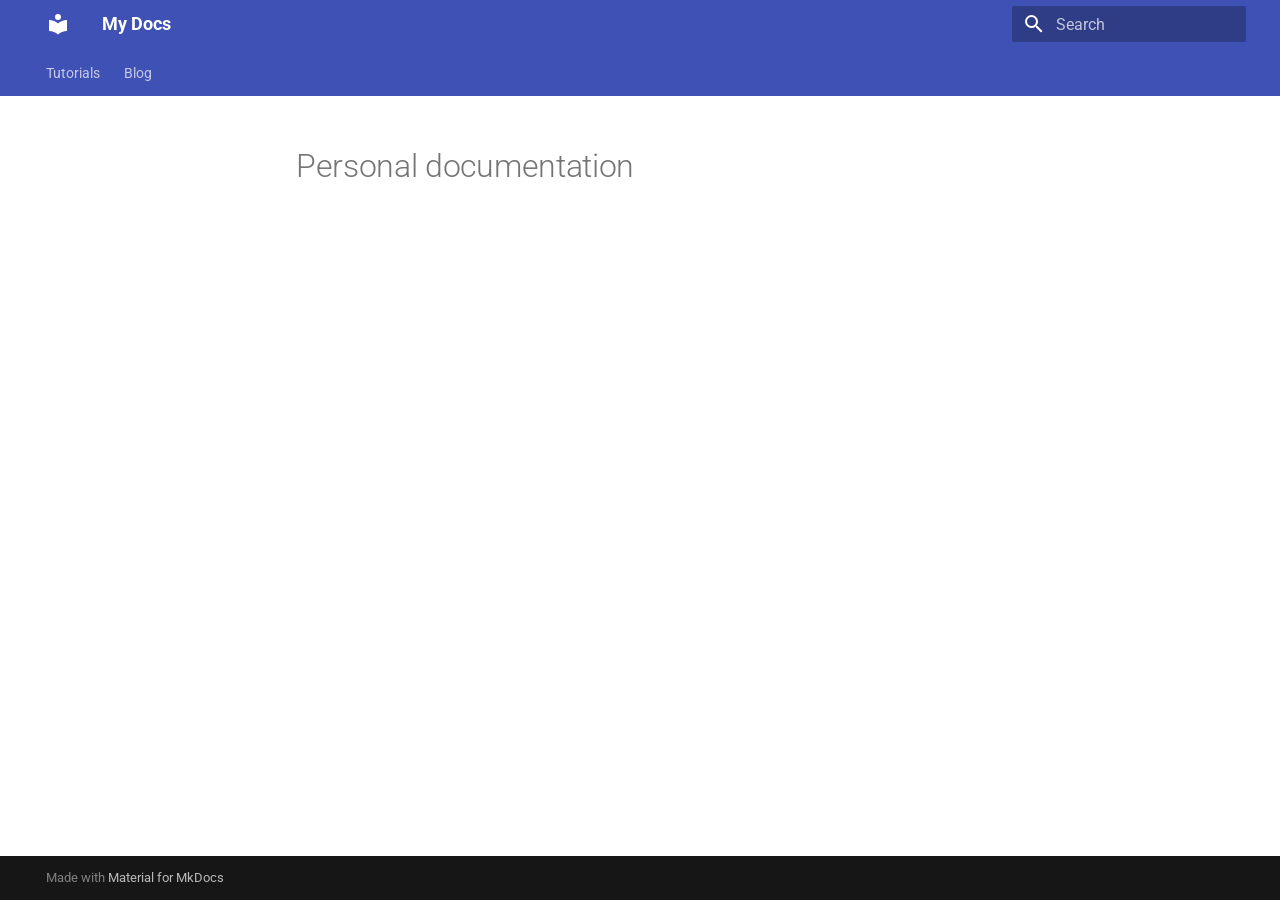
<file: index.html>
<!doctype html>
<html lang="en" class="no-js">
  <head>
    
      <meta charset="utf-8">
      <meta name="viewport" content="width=device-width,initial-scale=1">
      
      
      
      
      
      
      <link rel="icon" href="assets/images/favicon.png">
      <meta name="generator" content="mkdocs-1.6.1, mkdocs-material-9.6.22">
    
    
      
        <title>My Docs</title>
      
    
    
      <link rel="stylesheet" href="assets/stylesheets/main.84d31ad4.min.css">
      
      


    
    
      
    
    
      
        
        
        <link rel="preconnect" href="https://fonts.gstatic.com" crossorigin>
        <link rel="stylesheet" href="https://fonts.googleapis.com/css?family=Roboto:300,300i,400,400i,700,700i%7CRoboto+Mono:400,400i,700,700i&display=fallback">
        <style>:root{--md-text-font:"Roboto";--md-code-font:"Roboto Mono"}</style>
      
    
    
    <script>__md_scope=new URL(".",location),__md_hash=e=>[...e].reduce(((e,_)=>(e<<5)-e+_.charCodeAt(0)),0),__md_get=(e,_=localStorage,t=__md_scope)=>JSON.parse(_.getItem(t.pathname+"."+e)),__md_set=(e,_,t=localStorage,a=__md_scope)=>{try{t.setItem(a.pathname+"."+e,JSON.stringify(_))}catch(e){}}</script>
    
      

    
    
    
  </head>
  
  
    <body dir="ltr">
  
    
    <input class="md-toggle" data-md-toggle="drawer" type="checkbox" id="__drawer" autocomplete="off">
    <input class="md-toggle" data-md-toggle="search" type="checkbox" id="__search" autocomplete="off">
    <label class="md-overlay" for="__drawer"></label>
    <div data-md-component="skip">
      
        
        <a href="#personal-documentation" class="md-skip">
          Skip to content
        </a>
      
    </div>
    <div data-md-component="announce">
      
    </div>
    
    
      

<header class="md-header" data-md-component="header">
  <nav class="md-header__inner md-grid" aria-label="Header">
    <a href="." title="My Docs" class="md-header__button md-logo" aria-label="My Docs" data-md-component="logo">
      
  
  <svg xmlns="http://www.w3.org/2000/svg" viewBox="0 0 24 24"><path d="M12 8a3 3 0 0 0 3-3 3 3 0 0 0-3-3 3 3 0 0 0-3 3 3 3 0 0 0 3 3m0 3.54C9.64 9.35 6.5 8 3 8v11c3.5 0 6.64 1.35 9 3.54 2.36-2.19 5.5-3.54 9-3.54V8c-3.5 0-6.64 1.35-9 3.54"/></svg>

    </a>
    <label class="md-header__button md-icon" for="__drawer">
      
      <svg xmlns="http://www.w3.org/2000/svg" viewBox="0 0 24 24"><path d="M3 6h18v2H3zm0 5h18v2H3zm0 5h18v2H3z"/></svg>
    </label>
    <div class="md-header__title" data-md-component="header-title">
      <div class="md-header__ellipsis">
        <div class="md-header__topic">
          <span class="md-ellipsis">
            My Docs
          </span>
        </div>
        <div class="md-header__topic" data-md-component="header-topic">
          <span class="md-ellipsis">
            
              Personal documentation
            
          </span>
        </div>
      </div>
    </div>
    
    
      <script>var palette=__md_get("__palette");if(palette&&palette.color){if("(prefers-color-scheme)"===palette.color.media){var media=matchMedia("(prefers-color-scheme: light)"),input=document.querySelector(media.matches?"[data-md-color-media='(prefers-color-scheme: light)']":"[data-md-color-media='(prefers-color-scheme: dark)']");palette.color.media=input.getAttribute("data-md-color-media"),palette.color.scheme=input.getAttribute("data-md-color-scheme"),palette.color.primary=input.getAttribute("data-md-color-primary"),palette.color.accent=input.getAttribute("data-md-color-accent")}for(var[key,value]of Object.entries(palette.color))document.body.setAttribute("data-md-color-"+key,value)}</script>
    
    
    
      
      
        <label class="md-header__button md-icon" for="__search">
          
          <svg xmlns="http://www.w3.org/2000/svg" viewBox="0 0 24 24"><path d="M9.5 3A6.5 6.5 0 0 1 16 9.5c0 1.61-.59 3.09-1.56 4.23l.27.27h.79l5 5-1.5 1.5-5-5v-.79l-.27-.27A6.52 6.52 0 0 1 9.5 16 6.5 6.5 0 0 1 3 9.5 6.5 6.5 0 0 1 9.5 3m0 2C7 5 5 7 5 9.5S7 14 9.5 14 14 12 14 9.5 12 5 9.5 5"/></svg>
        </label>
        <div class="md-search" data-md-component="search" role="dialog">
  <label class="md-search__overlay" for="__search"></label>
  <div class="md-search__inner" role="search">
    <form class="md-search__form" name="search">
      <input type="text" class="md-search__input" name="query" aria-label="Search" placeholder="Search" autocapitalize="off" autocorrect="off" autocomplete="off" spellcheck="false" data-md-component="search-query" required>
      <label class="md-search__icon md-icon" for="__search">
        
        <svg xmlns="http://www.w3.org/2000/svg" viewBox="0 0 24 24"><path d="M9.5 3A6.5 6.5 0 0 1 16 9.5c0 1.61-.59 3.09-1.56 4.23l.27.27h.79l5 5-1.5 1.5-5-5v-.79l-.27-.27A6.52 6.52 0 0 1 9.5 16 6.5 6.5 0 0 1 3 9.5 6.5 6.5 0 0 1 9.5 3m0 2C7 5 5 7 5 9.5S7 14 9.5 14 14 12 14 9.5 12 5 9.5 5"/></svg>
        
        <svg xmlns="http://www.w3.org/2000/svg" viewBox="0 0 24 24"><path d="M20 11v2H8l5.5 5.5-1.42 1.42L4.16 12l7.92-7.92L13.5 5.5 8 11z"/></svg>
      </label>
      <nav class="md-search__options" aria-label="Search">
        
        <button type="reset" class="md-search__icon md-icon" title="Clear" aria-label="Clear" tabindex="-1">
          
          <svg xmlns="http://www.w3.org/2000/svg" viewBox="0 0 24 24"><path d="M19 6.41 17.59 5 12 10.59 6.41 5 5 6.41 10.59 12 5 17.59 6.41 19 12 13.41 17.59 19 19 17.59 13.41 12z"/></svg>
        </button>
      </nav>
      
    </form>
    <div class="md-search__output">
      <div class="md-search__scrollwrap" tabindex="0" data-md-scrollfix>
        <div class="md-search-result" data-md-component="search-result">
          <div class="md-search-result__meta">
            Initializing search
          </div>
          <ol class="md-search-result__list" role="presentation"></ol>
        </div>
      </div>
    </div>
  </div>
</div>
      
    
    
  </nav>
  
</header>
    
    <div class="md-container" data-md-component="container">
      
      
        
          
            
<nav class="md-tabs" aria-label="Tabs" data-md-component="tabs">
  <div class="md-grid">
    <ul class="md-tabs__list">
      
        
  
  
  
  
    
    
      
  
  
  
  
    
    
      <li class="md-tabs__item">
        <a href="dftbp/single-point/" class="md-tabs__link">
          
  
  
  Tutorials

        </a>
      </li>
    
  

    
  

      
        
  
  
  
  
    <li class="md-tabs__item">
      <a href="blog/" class="md-tabs__link">
        
  
  
    
  
  Blog

      </a>
    </li>
  

      
    </ul>
  </div>
</nav>
          
        
      
      <main class="md-main" data-md-component="main">
        <div class="md-main__inner md-grid">
          
            
              
              <div class="md-sidebar md-sidebar--primary" data-md-component="sidebar" data-md-type="navigation" >
                <div class="md-sidebar__scrollwrap">
                  <div class="md-sidebar__inner">
                    


  


<nav class="md-nav md-nav--primary md-nav--lifted" aria-label="Navigation" data-md-level="0">
  <label class="md-nav__title" for="__drawer">
    <a href="." title="My Docs" class="md-nav__button md-logo" aria-label="My Docs" data-md-component="logo">
      
  
  <svg xmlns="http://www.w3.org/2000/svg" viewBox="0 0 24 24"><path d="M12 8a3 3 0 0 0 3-3 3 3 0 0 0-3-3 3 3 0 0 0-3 3 3 3 0 0 0 3 3m0 3.54C9.64 9.35 6.5 8 3 8v11c3.5 0 6.64 1.35 9 3.54 2.36-2.19 5.5-3.54 9-3.54V8c-3.5 0-6.64 1.35-9 3.54"/></svg>

    </a>
    My Docs
  </label>
  
  <ul class="md-nav__list" data-md-scrollfix>
    
      
      
  
  
  
  
    
    
    
    
      
      
    
    
    <li class="md-nav__item md-nav__item--nested">
      
        
        
        <input class="md-nav__toggle md-toggle " type="checkbox" id="__nav_1" >
        
          
          <label class="md-nav__link" for="__nav_1" id="__nav_1_label" tabindex="0">
            
  
  
  <span class="md-ellipsis">
    Tutorials
    
  </span>
  

            <span class="md-nav__icon md-icon"></span>
          </label>
        
        <nav class="md-nav" data-md-level="1" aria-labelledby="__nav_1_label" aria-expanded="false">
          <label class="md-nav__title" for="__nav_1">
            <span class="md-nav__icon md-icon"></span>
            Tutorials
          </label>
          <ul class="md-nav__list" data-md-scrollfix>
            
              
                
  
  
  
  
    
    
    
    
      
      
    
    
    <li class="md-nav__item md-nav__item--nested">
      
        
        
        <input class="md-nav__toggle md-toggle " type="checkbox" id="__nav_1_1" >
        
          
          <label class="md-nav__link" for="__nav_1_1" id="__nav_1_1_label" tabindex="0">
            
  
  
  <span class="md-ellipsis">
    DFTB+
    
  </span>
  

            <span class="md-nav__icon md-icon"></span>
          </label>
        
        <nav class="md-nav" data-md-level="2" aria-labelledby="__nav_1_1_label" aria-expanded="false">
          <label class="md-nav__title" for="__nav_1_1">
            <span class="md-nav__icon md-icon"></span>
            DFTB+
          </label>
          <ul class="md-nav__list" data-md-scrollfix>
            
              
                
  
  
  
  
    <li class="md-nav__item">
      <a href="dftbp/single-point/" class="md-nav__link">
        
  
  
  <span class="md-ellipsis">
    Single-point calculations using xTB
    
  </span>
  

      </a>
    </li>
  

              
            
              
                
  
  
  
  
    <li class="md-nav__item">
      <a href="dftbp/xtb-hamiltonian/" class="md-nav__link">
        
  
  
  <span class="md-ellipsis">
    Understanding the xTB Hamiltonian
    
  </span>
  

      </a>
    </li>
  

              
            
              
                
  
  
  
  
    <li class="md-nav__item">
      <a href="dftbp/geometry-optimization/" class="md-nav__link">
        
  
  
  <span class="md-ellipsis">
    Geometry optimizations
    
  </span>
  

      </a>
    </li>
  

              
            
          </ul>
        </nav>
      
    </li>
  

              
            
          </ul>
        </nav>
      
    </li>
  

    
      
      
  
  
  
    
  
  
    <li class="md-nav__item">
      <a href="blog/" class="md-nav__link">
        
  
  
  <span class="md-ellipsis">
    Blog
    
  </span>
  

      </a>
    </li>
  

    
  </ul>
</nav>
                  </div>
                </div>
              </div>
            
            
              
              <div class="md-sidebar md-sidebar--secondary" data-md-component="sidebar" data-md-type="toc" >
                <div class="md-sidebar__scrollwrap">
                  <div class="md-sidebar__inner">
                    

<nav class="md-nav md-nav--secondary" aria-label="Table of contents">
  
  
  
    
  
  
</nav>
                  </div>
                </div>
              </div>
            
          
          
            <div class="md-content" data-md-component="content">
              <article class="md-content__inner md-typeset">
                
                  



<h1 id="personal-documentation">Personal documentation</h1>












                
              </article>
            </div>
          
          
<script>var target=document.getElementById(location.hash.slice(1));target&&target.name&&(target.checked=target.name.startsWith("__tabbed_"))</script>
        </div>
        
      </main>
      
        <footer class="md-footer">
  
  <div class="md-footer-meta md-typeset">
    <div class="md-footer-meta__inner md-grid">
      <div class="md-copyright">
  
  
    Made with
    <a href="https://squidfunk.github.io/mkdocs-material/" target="_blank" rel="noopener">
      Material for MkDocs
    </a>
  
</div>
      
    </div>
  </div>
</footer>
      
    </div>
    <div class="md-dialog" data-md-component="dialog">
      <div class="md-dialog__inner md-typeset"></div>
    </div>
    
    
    
      
      <script id="__config" type="application/json">{"base": ".", "features": ["content.code.copy", "content.code.annotate", "navigation.tabs"], "search": "assets/javascripts/workers/search.973d3a69.min.js", "tags": null, "translations": {"clipboard.copied": "Copied to clipboard", "clipboard.copy": "Copy to clipboard", "search.result.more.one": "1 more on this page", "search.result.more.other": "# more on this page", "search.result.none": "No matching documents", "search.result.one": "1 matching document", "search.result.other": "# matching documents", "search.result.placeholder": "Type to start searching", "search.result.term.missing": "Missing", "select.version": "Select version"}, "version": null}</script>
    
    
      <script src="assets/javascripts/bundle.f55a23d4.min.js"></script>
      
    
  </body>
</html>
</file>
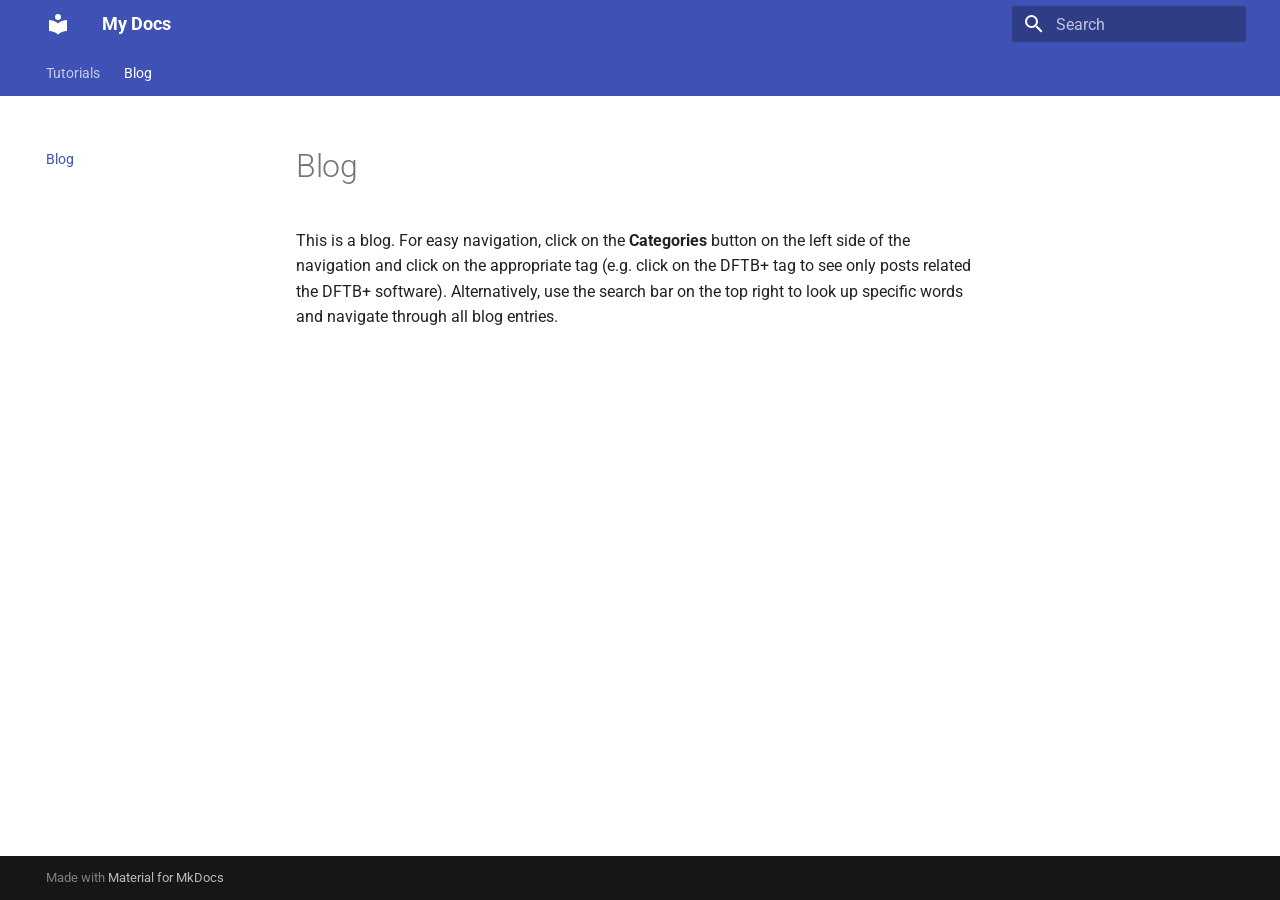
<file: blog/index.html>
<!doctype html>
<html lang="en" class="no-js">
  <head>
    
      <meta charset="utf-8">
      <meta name="viewport" content="width=device-width,initial-scale=1">
      
      
      
      
        <link rel="prev" href="../dftbp/geometry-optimization/">
      
      
      
      <link rel="icon" href="../assets/images/favicon.png">
      <meta name="generator" content="mkdocs-1.6.1, mkdocs-material-9.6.22">
    
    
      
        <title>Blog - My Docs</title>
      
    
    
      <link rel="stylesheet" href="../assets/stylesheets/main.84d31ad4.min.css">
      
      


    
    
      
    
    
      
        
        
        <link rel="preconnect" href="https://fonts.gstatic.com" crossorigin>
        <link rel="stylesheet" href="https://fonts.googleapis.com/css?family=Roboto:300,300i,400,400i,700,700i%7CRoboto+Mono:400,400i,700,700i&display=fallback">
        <style>:root{--md-text-font:"Roboto";--md-code-font:"Roboto Mono"}</style>
      
    
    
    <script>__md_scope=new URL("..",location),__md_hash=e=>[...e].reduce(((e,_)=>(e<<5)-e+_.charCodeAt(0)),0),__md_get=(e,_=localStorage,t=__md_scope)=>JSON.parse(_.getItem(t.pathname+"."+e)),__md_set=(e,_,t=localStorage,a=__md_scope)=>{try{t.setItem(a.pathname+"."+e,JSON.stringify(_))}catch(e){}}</script>
    
      

    
    
    
  </head>
  
  
    <body dir="ltr">
  
    
    <input class="md-toggle" data-md-toggle="drawer" type="checkbox" id="__drawer" autocomplete="off">
    <input class="md-toggle" data-md-toggle="search" type="checkbox" id="__search" autocomplete="off">
    <label class="md-overlay" for="__drawer"></label>
    <div data-md-component="skip">
      
        
        <a href="#blog" class="md-skip">
          Skip to content
        </a>
      
    </div>
    <div data-md-component="announce">
      
    </div>
    
    
      

<header class="md-header" data-md-component="header">
  <nav class="md-header__inner md-grid" aria-label="Header">
    <a href=".." title="My Docs" class="md-header__button md-logo" aria-label="My Docs" data-md-component="logo">
      
  
  <svg xmlns="http://www.w3.org/2000/svg" viewBox="0 0 24 24"><path d="M12 8a3 3 0 0 0 3-3 3 3 0 0 0-3-3 3 3 0 0 0-3 3 3 3 0 0 0 3 3m0 3.54C9.64 9.35 6.5 8 3 8v11c3.5 0 6.64 1.35 9 3.54 2.36-2.19 5.5-3.54 9-3.54V8c-3.5 0-6.64 1.35-9 3.54"/></svg>

    </a>
    <label class="md-header__button md-icon" for="__drawer">
      
      <svg xmlns="http://www.w3.org/2000/svg" viewBox="0 0 24 24"><path d="M3 6h18v2H3zm0 5h18v2H3zm0 5h18v2H3z"/></svg>
    </label>
    <div class="md-header__title" data-md-component="header-title">
      <div class="md-header__ellipsis">
        <div class="md-header__topic">
          <span class="md-ellipsis">
            My Docs
          </span>
        </div>
        <div class="md-header__topic" data-md-component="header-topic">
          <span class="md-ellipsis">
            
              Blog
            
          </span>
        </div>
      </div>
    </div>
    
    
      <script>var palette=__md_get("__palette");if(palette&&palette.color){if("(prefers-color-scheme)"===palette.color.media){var media=matchMedia("(prefers-color-scheme: light)"),input=document.querySelector(media.matches?"[data-md-color-media='(prefers-color-scheme: light)']":"[data-md-color-media='(prefers-color-scheme: dark)']");palette.color.media=input.getAttribute("data-md-color-media"),palette.color.scheme=input.getAttribute("data-md-color-scheme"),palette.color.primary=input.getAttribute("data-md-color-primary"),palette.color.accent=input.getAttribute("data-md-color-accent")}for(var[key,value]of Object.entries(palette.color))document.body.setAttribute("data-md-color-"+key,value)}</script>
    
    
    
      
      
        <label class="md-header__button md-icon" for="__search">
          
          <svg xmlns="http://www.w3.org/2000/svg" viewBox="0 0 24 24"><path d="M9.5 3A6.5 6.5 0 0 1 16 9.5c0 1.61-.59 3.09-1.56 4.23l.27.27h.79l5 5-1.5 1.5-5-5v-.79l-.27-.27A6.52 6.52 0 0 1 9.5 16 6.5 6.5 0 0 1 3 9.5 6.5 6.5 0 0 1 9.5 3m0 2C7 5 5 7 5 9.5S7 14 9.5 14 14 12 14 9.5 12 5 9.5 5"/></svg>
        </label>
        <div class="md-search" data-md-component="search" role="dialog">
  <label class="md-search__overlay" for="__search"></label>
  <div class="md-search__inner" role="search">
    <form class="md-search__form" name="search">
      <input type="text" class="md-search__input" name="query" aria-label="Search" placeholder="Search" autocapitalize="off" autocorrect="off" autocomplete="off" spellcheck="false" data-md-component="search-query" required>
      <label class="md-search__icon md-icon" for="__search">
        
        <svg xmlns="http://www.w3.org/2000/svg" viewBox="0 0 24 24"><path d="M9.5 3A6.5 6.5 0 0 1 16 9.5c0 1.61-.59 3.09-1.56 4.23l.27.27h.79l5 5-1.5 1.5-5-5v-.79l-.27-.27A6.52 6.52 0 0 1 9.5 16 6.5 6.5 0 0 1 3 9.5 6.5 6.5 0 0 1 9.5 3m0 2C7 5 5 7 5 9.5S7 14 9.5 14 14 12 14 9.5 12 5 9.5 5"/></svg>
        
        <svg xmlns="http://www.w3.org/2000/svg" viewBox="0 0 24 24"><path d="M20 11v2H8l5.5 5.5-1.42 1.42L4.16 12l7.92-7.92L13.5 5.5 8 11z"/></svg>
      </label>
      <nav class="md-search__options" aria-label="Search">
        
        <button type="reset" class="md-search__icon md-icon" title="Clear" aria-label="Clear" tabindex="-1">
          
          <svg xmlns="http://www.w3.org/2000/svg" viewBox="0 0 24 24"><path d="M19 6.41 17.59 5 12 10.59 6.41 5 5 6.41 10.59 12 5 17.59 6.41 19 12 13.41 17.59 19 19 17.59 13.41 12z"/></svg>
        </button>
      </nav>
      
    </form>
    <div class="md-search__output">
      <div class="md-search__scrollwrap" tabindex="0" data-md-scrollfix>
        <div class="md-search-result" data-md-component="search-result">
          <div class="md-search-result__meta">
            Initializing search
          </div>
          <ol class="md-search-result__list" role="presentation"></ol>
        </div>
      </div>
    </div>
  </div>
</div>
      
    
    
  </nav>
  
</header>
    
    <div class="md-container" data-md-component="container">
      
      
        
          
            
<nav class="md-tabs" aria-label="Tabs" data-md-component="tabs">
  <div class="md-grid">
    <ul class="md-tabs__list">
      
        
  
  
  
  
    
    
      
  
  
  
  
    
    
      <li class="md-tabs__item">
        <a href="../dftbp/single-point/" class="md-tabs__link">
          
  
  
  Tutorials

        </a>
      </li>
    
  

    
  

      
        
  
  
  
    
  
  
    <li class="md-tabs__item md-tabs__item--active">
      <a href="./" class="md-tabs__link">
        
  
  
    
  
  Blog

      </a>
    </li>
  

      
    </ul>
  </div>
</nav>
          
        
      
      <main class="md-main" data-md-component="main">
        <div class="md-main__inner md-grid">
          
            
              
              <div class="md-sidebar md-sidebar--primary" data-md-component="sidebar" data-md-type="navigation" >
                <div class="md-sidebar__scrollwrap">
                  <div class="md-sidebar__inner">
                    


  


<nav class="md-nav md-nav--primary md-nav--lifted" aria-label="Navigation" data-md-level="0">
  <label class="md-nav__title" for="__drawer">
    <a href=".." title="My Docs" class="md-nav__button md-logo" aria-label="My Docs" data-md-component="logo">
      
  
  <svg xmlns="http://www.w3.org/2000/svg" viewBox="0 0 24 24"><path d="M12 8a3 3 0 0 0 3-3 3 3 0 0 0-3-3 3 3 0 0 0-3 3 3 3 0 0 0 3 3m0 3.54C9.64 9.35 6.5 8 3 8v11c3.5 0 6.64 1.35 9 3.54 2.36-2.19 5.5-3.54 9-3.54V8c-3.5 0-6.64 1.35-9 3.54"/></svg>

    </a>
    My Docs
  </label>
  
  <ul class="md-nav__list" data-md-scrollfix>
    
      
      
  
  
  
  
    
    
    
    
      
      
    
    
    <li class="md-nav__item md-nav__item--nested">
      
        
        
        <input class="md-nav__toggle md-toggle " type="checkbox" id="__nav_1" >
        
          
          <label class="md-nav__link" for="__nav_1" id="__nav_1_label" tabindex="0">
            
  
  
  <span class="md-ellipsis">
    Tutorials
    
  </span>
  

            <span class="md-nav__icon md-icon"></span>
          </label>
        
        <nav class="md-nav" data-md-level="1" aria-labelledby="__nav_1_label" aria-expanded="false">
          <label class="md-nav__title" for="__nav_1">
            <span class="md-nav__icon md-icon"></span>
            Tutorials
          </label>
          <ul class="md-nav__list" data-md-scrollfix>
            
              
                
  
  
  
  
    
    
    
    
      
      
    
    
    <li class="md-nav__item md-nav__item--nested">
      
        
        
        <input class="md-nav__toggle md-toggle " type="checkbox" id="__nav_1_1" >
        
          
          <label class="md-nav__link" for="__nav_1_1" id="__nav_1_1_label" tabindex="0">
            
  
  
  <span class="md-ellipsis">
    DFTB+
    
  </span>
  

            <span class="md-nav__icon md-icon"></span>
          </label>
        
        <nav class="md-nav" data-md-level="2" aria-labelledby="__nav_1_1_label" aria-expanded="false">
          <label class="md-nav__title" for="__nav_1_1">
            <span class="md-nav__icon md-icon"></span>
            DFTB+
          </label>
          <ul class="md-nav__list" data-md-scrollfix>
            
              
                
  
  
  
  
    <li class="md-nav__item">
      <a href="../dftbp/single-point/" class="md-nav__link">
        
  
  
  <span class="md-ellipsis">
    Single-point calculations using xTB
    
  </span>
  

      </a>
    </li>
  

              
            
              
                
  
  
  
  
    <li class="md-nav__item">
      <a href="../dftbp/xtb-hamiltonian/" class="md-nav__link">
        
  
  
  <span class="md-ellipsis">
    Understanding the xTB Hamiltonian
    
  </span>
  

      </a>
    </li>
  

              
            
              
                
  
  
  
  
    <li class="md-nav__item">
      <a href="../dftbp/geometry-optimization/" class="md-nav__link">
        
  
  
  <span class="md-ellipsis">
    Geometry optimizations
    
  </span>
  

      </a>
    </li>
  

              
            
          </ul>
        </nav>
      
    </li>
  

              
            
          </ul>
        </nav>
      
    </li>
  

    
      
      
  
  
    
  
  
    
      
    
  
  
    <li class="md-nav__item md-nav__item--active">
      
      <input class="md-nav__toggle md-toggle" type="checkbox" id="__toc">
      
      
        
      
      
      <a href="./" class="md-nav__link md-nav__link--active">
        
  
  
  <span class="md-ellipsis">
    Blog
    
  </span>
  

      </a>
      
    </li>
  

    
  </ul>
</nav>
                  </div>
                </div>
              </div>
            
            
              
              <div class="md-sidebar md-sidebar--secondary" data-md-component="sidebar" data-md-type="toc" >
                <div class="md-sidebar__scrollwrap">
                  <div class="md-sidebar__inner">
                    

<nav class="md-nav md-nav--secondary" aria-label="Table of contents">
  
  
  
    
  
  
</nav>
                  </div>
                </div>
              </div>
            
          
          
  <div class="md-content" data-md-component="content">
    <div class="md-content__inner">
      <header class="md-typeset">
        <h1 id="blog">Blog</h1>
<p>This is a blog. For easy navigation, click on the <strong>Categories</strong> button on the left
side of the navigation and click on the appropriate tag (e.g. click on the DFTB+
tag to see only posts related the DFTB+ software). Alternatively, use the search
bar on the top right to look up specific words and navigate through all blog entries.</p>
      </header>
      
      
    </div>
  </div>

          
<script>var target=document.getElementById(location.hash.slice(1));target&&target.name&&(target.checked=target.name.startsWith("__tabbed_"))</script>
        </div>
        
      </main>
      
        <footer class="md-footer">
  
  <div class="md-footer-meta md-typeset">
    <div class="md-footer-meta__inner md-grid">
      <div class="md-copyright">
  
  
    Made with
    <a href="https://squidfunk.github.io/mkdocs-material/" target="_blank" rel="noopener">
      Material for MkDocs
    </a>
  
</div>
      
    </div>
  </div>
</footer>
      
    </div>
    <div class="md-dialog" data-md-component="dialog">
      <div class="md-dialog__inner md-typeset"></div>
    </div>
    
    
    
      
      <script id="__config" type="application/json">{"base": "..", "features": ["content.code.copy", "content.code.annotate", "navigation.tabs"], "search": "../assets/javascripts/workers/search.973d3a69.min.js", "tags": null, "translations": {"clipboard.copied": "Copied to clipboard", "clipboard.copy": "Copy to clipboard", "search.result.more.one": "1 more on this page", "search.result.more.other": "# more on this page", "search.result.none": "No matching documents", "search.result.one": "1 matching document", "search.result.other": "# matching documents", "search.result.placeholder": "Type to start searching", "search.result.term.missing": "Missing", "select.version": "Select version"}, "version": null}</script>
    
    
      <script src="../assets/javascripts/bundle.f55a23d4.min.js"></script>
      
    
  </body>
</html>
</file>
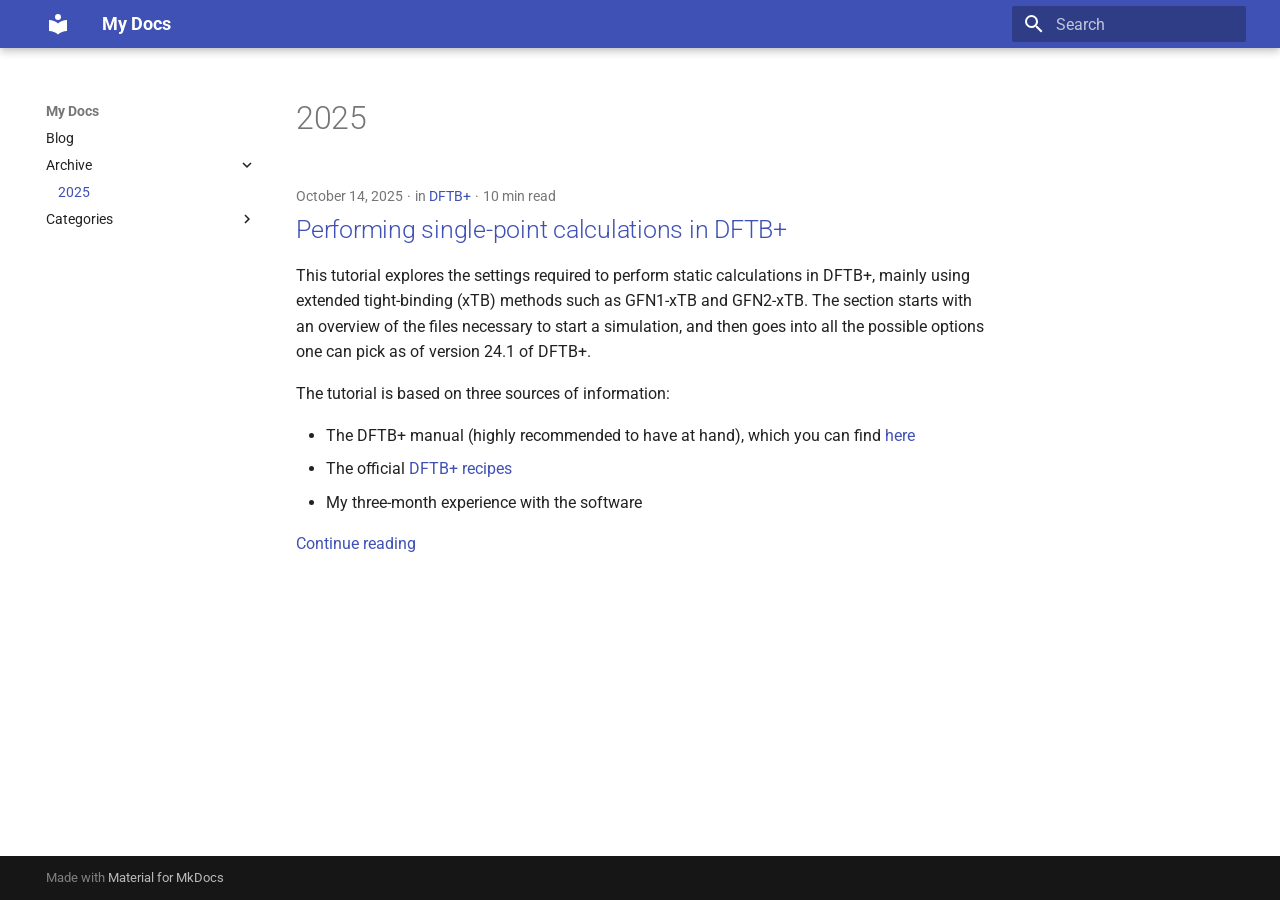
<file: archive/2025/index.html>
<!doctype html>
<html lang="en" class="no-js">
  <head>
    
      <meta charset="utf-8">
      <meta name="viewport" content="width=device-width,initial-scale=1">
      
      
      
      
        <link rel="prev" href="../../category/dftb/">
      
      
      
      <link rel="icon" href="../../assets/images/favicon.png">
      <meta name="generator" content="mkdocs-1.6.1, mkdocs-material-9.6.22">
    
    
      
        <title>2025 - My Docs</title>
      
    
    
      <link rel="stylesheet" href="../../assets/stylesheets/main.84d31ad4.min.css">
      
      


    
    
      
    
    
      
        
        
        <link rel="preconnect" href="https://fonts.gstatic.com" crossorigin>
        <link rel="stylesheet" href="https://fonts.googleapis.com/css?family=Roboto:300,300i,400,400i,700,700i%7CRoboto+Mono:400,400i,700,700i&display=fallback">
        <style>:root{--md-text-font:"Roboto";--md-code-font:"Roboto Mono"}</style>
      
    
    
    <script>__md_scope=new URL("../..",location),__md_hash=e=>[...e].reduce(((e,_)=>(e<<5)-e+_.charCodeAt(0)),0),__md_get=(e,_=localStorage,t=__md_scope)=>JSON.parse(_.getItem(t.pathname+"."+e)),__md_set=(e,_,t=localStorage,a=__md_scope)=>{try{t.setItem(a.pathname+"."+e,JSON.stringify(_))}catch(e){}}</script>
    
      

    
    
    
  </head>
  
  
    <body dir="ltr">
  
    
    <input class="md-toggle" data-md-toggle="drawer" type="checkbox" id="__drawer" autocomplete="off">
    <input class="md-toggle" data-md-toggle="search" type="checkbox" id="__search" autocomplete="off">
    <label class="md-overlay" for="__drawer"></label>
    <div data-md-component="skip">
      
        
        <a href="#2025" class="md-skip">
          Skip to content
        </a>
      
    </div>
    <div data-md-component="announce">
      
    </div>
    
    
      

  

<header class="md-header md-header--shadow" data-md-component="header">
  <nav class="md-header__inner md-grid" aria-label="Header">
    <a href="../.." title="My Docs" class="md-header__button md-logo" aria-label="My Docs" data-md-component="logo">
      
  
  <svg xmlns="http://www.w3.org/2000/svg" viewBox="0 0 24 24"><path d="M12 8a3 3 0 0 0 3-3 3 3 0 0 0-3-3 3 3 0 0 0-3 3 3 3 0 0 0 3 3m0 3.54C9.64 9.35 6.5 8 3 8v11c3.5 0 6.64 1.35 9 3.54 2.36-2.19 5.5-3.54 9-3.54V8c-3.5 0-6.64 1.35-9 3.54"/></svg>

    </a>
    <label class="md-header__button md-icon" for="__drawer">
      
      <svg xmlns="http://www.w3.org/2000/svg" viewBox="0 0 24 24"><path d="M3 6h18v2H3zm0 5h18v2H3zm0 5h18v2H3z"/></svg>
    </label>
    <div class="md-header__title" data-md-component="header-title">
      <div class="md-header__ellipsis">
        <div class="md-header__topic">
          <span class="md-ellipsis">
            My Docs
          </span>
        </div>
        <div class="md-header__topic" data-md-component="header-topic">
          <span class="md-ellipsis">
            
              2025
            
          </span>
        </div>
      </div>
    </div>
    
    
      <script>var palette=__md_get("__palette");if(palette&&palette.color){if("(prefers-color-scheme)"===palette.color.media){var media=matchMedia("(prefers-color-scheme: light)"),input=document.querySelector(media.matches?"[data-md-color-media='(prefers-color-scheme: light)']":"[data-md-color-media='(prefers-color-scheme: dark)']");palette.color.media=input.getAttribute("data-md-color-media"),palette.color.scheme=input.getAttribute("data-md-color-scheme"),palette.color.primary=input.getAttribute("data-md-color-primary"),palette.color.accent=input.getAttribute("data-md-color-accent")}for(var[key,value]of Object.entries(palette.color))document.body.setAttribute("data-md-color-"+key,value)}</script>
    
    
    
      
      
        <label class="md-header__button md-icon" for="__search">
          
          <svg xmlns="http://www.w3.org/2000/svg" viewBox="0 0 24 24"><path d="M9.5 3A6.5 6.5 0 0 1 16 9.5c0 1.61-.59 3.09-1.56 4.23l.27.27h.79l5 5-1.5 1.5-5-5v-.79l-.27-.27A6.52 6.52 0 0 1 9.5 16 6.5 6.5 0 0 1 3 9.5 6.5 6.5 0 0 1 9.5 3m0 2C7 5 5 7 5 9.5S7 14 9.5 14 14 12 14 9.5 12 5 9.5 5"/></svg>
        </label>
        <div class="md-search" data-md-component="search" role="dialog">
  <label class="md-search__overlay" for="__search"></label>
  <div class="md-search__inner" role="search">
    <form class="md-search__form" name="search">
      <input type="text" class="md-search__input" name="query" aria-label="Search" placeholder="Search" autocapitalize="off" autocorrect="off" autocomplete="off" spellcheck="false" data-md-component="search-query" required>
      <label class="md-search__icon md-icon" for="__search">
        
        <svg xmlns="http://www.w3.org/2000/svg" viewBox="0 0 24 24"><path d="M9.5 3A6.5 6.5 0 0 1 16 9.5c0 1.61-.59 3.09-1.56 4.23l.27.27h.79l5 5-1.5 1.5-5-5v-.79l-.27-.27A6.52 6.52 0 0 1 9.5 16 6.5 6.5 0 0 1 3 9.5 6.5 6.5 0 0 1 9.5 3m0 2C7 5 5 7 5 9.5S7 14 9.5 14 14 12 14 9.5 12 5 9.5 5"/></svg>
        
        <svg xmlns="http://www.w3.org/2000/svg" viewBox="0 0 24 24"><path d="M20 11v2H8l5.5 5.5-1.42 1.42L4.16 12l7.92-7.92L13.5 5.5 8 11z"/></svg>
      </label>
      <nav class="md-search__options" aria-label="Search">
        
        <button type="reset" class="md-search__icon md-icon" title="Clear" aria-label="Clear" tabindex="-1">
          
          <svg xmlns="http://www.w3.org/2000/svg" viewBox="0 0 24 24"><path d="M19 6.41 17.59 5 12 10.59 6.41 5 5 6.41 10.59 12 5 17.59 6.41 19 12 13.41 17.59 19 19 17.59 13.41 12z"/></svg>
        </button>
      </nav>
      
    </form>
    <div class="md-search__output">
      <div class="md-search__scrollwrap" tabindex="0" data-md-scrollfix>
        <div class="md-search-result" data-md-component="search-result">
          <div class="md-search-result__meta">
            Initializing search
          </div>
          <ol class="md-search-result__list" role="presentation"></ol>
        </div>
      </div>
    </div>
  </div>
</div>
      
    
    
  </nav>
  
</header>
    
    <div class="md-container" data-md-component="container">
      
      
        
          
        
      
      <main class="md-main" data-md-component="main">
        <div class="md-main__inner md-grid">
          
            
              
              <div class="md-sidebar md-sidebar--primary" data-md-component="sidebar" data-md-type="navigation" >
                <div class="md-sidebar__scrollwrap">
                  <div class="md-sidebar__inner">
                    



<nav class="md-nav md-nav--primary" aria-label="Navigation" data-md-level="0">
  <label class="md-nav__title" for="__drawer">
    <a href="../.." title="My Docs" class="md-nav__button md-logo" aria-label="My Docs" data-md-component="logo">
      
  
  <svg xmlns="http://www.w3.org/2000/svg" viewBox="0 0 24 24"><path d="M12 8a3 3 0 0 0 3-3 3 3 0 0 0-3-3 3 3 0 0 0-3 3 3 3 0 0 0 3 3m0 3.54C9.64 9.35 6.5 8 3 8v11c3.5 0 6.64 1.35 9 3.54 2.36-2.19 5.5-3.54 9-3.54V8c-3.5 0-6.64 1.35-9 3.54"/></svg>

    </a>
    My Docs
  </label>
  
  <ul class="md-nav__list" data-md-scrollfix>
    
      
      
  
  
  
    
  
  
    <li class="md-nav__item">
      <a href="../.." class="md-nav__link">
        
  
  
  <span class="md-ellipsis">
    Blog
    
  </span>
  

      </a>
    </li>
  

    
      
      
  
  
    
  
  
  
    
    
    
    
    
    <li class="md-nav__item md-nav__item--active md-nav__item--nested">
      
        
        
        <input class="md-nav__toggle md-toggle " type="checkbox" id="__nav_2" checked>
        
          
          <label class="md-nav__link" for="__nav_2" id="__nav_2_label" tabindex="0">
            
  
  
  <span class="md-ellipsis">
    Archive
    
  </span>
  

            <span class="md-nav__icon md-icon"></span>
          </label>
        
        <nav class="md-nav" data-md-level="1" aria-labelledby="__nav_2_label" aria-expanded="true">
          <label class="md-nav__title" for="__nav_2">
            <span class="md-nav__icon md-icon"></span>
            Archive
          </label>
          <ul class="md-nav__list" data-md-scrollfix>
            
              
                
  
  
    
  
  
    
      
    
  
  
    <li class="md-nav__item md-nav__item--active">
      
      <input class="md-nav__toggle md-toggle" type="checkbox" id="__toc">
      
      
        
      
      
      <a href="./" class="md-nav__link md-nav__link--active">
        
  
  
  <span class="md-ellipsis">
    2025
    
  </span>
  

      </a>
      
    </li>
  

              
            
          </ul>
        </nav>
      
    </li>
  

    
      
      
  
  
  
  
    
    
    
    
    
    <li class="md-nav__item md-nav__item--nested">
      
        
        
        <input class="md-nav__toggle md-toggle " type="checkbox" id="__nav_3" >
        
          
          <label class="md-nav__link" for="__nav_3" id="__nav_3_label" tabindex="0">
            
  
  
  <span class="md-ellipsis">
    Categories
    
  </span>
  

            <span class="md-nav__icon md-icon"></span>
          </label>
        
        <nav class="md-nav" data-md-level="1" aria-labelledby="__nav_3_label" aria-expanded="false">
          <label class="md-nav__title" for="__nav_3">
            <span class="md-nav__icon md-icon"></span>
            Categories
          </label>
          <ul class="md-nav__list" data-md-scrollfix>
            
              
                
  
  
  
    
  
  
    <li class="md-nav__item">
      <a href="../../category/dftb/" class="md-nav__link">
        
  
  
  <span class="md-ellipsis">
    DFTB+
    
  </span>
  

      </a>
    </li>
  

              
            
          </ul>
        </nav>
      
    </li>
  

    
  </ul>
</nav>
                  </div>
                </div>
              </div>
            
            
              
              <div class="md-sidebar md-sidebar--secondary" data-md-component="sidebar" data-md-type="toc" >
                <div class="md-sidebar__scrollwrap">
                  <div class="md-sidebar__inner">
                    

<nav class="md-nav md-nav--secondary" aria-label="Table of contents">
  
  
  
    
  
  
</nav>
                  </div>
                </div>
              </div>
            
          
          
  <div class="md-content" data-md-component="content">
    <div class="md-content__inner">
      <header class="md-typeset">
        <h1 id="2025">2025</h1>
      </header>
      
        <article class="md-post md-post--excerpt">
  <header class="md-post__header">
    
    <div class="md-post__meta md-meta">
      <ul class="md-meta__list">
        <li class="md-meta__item">
          <time datetime="2025-10-14 00:00:00+00:00">October 14, 2025</time></li>
        
          <li class="md-meta__item">
            in
            
              <a href="../../category/dftb/" class="md-meta__link">DFTB+</a></li>
        
        
          
          <li class="md-meta__item">
            
              10 min read
            
          </li>
        
      </ul>
      
    </div>
  </header>
  <div class="md-post__content md-typeset">
    <h2 id="performing-single-point-calculations-in-dftb"><a class="toclink" href="../../2025/10/14/performing-single-point-calculations-in-dftb/">Performing single-point calculations in DFTB+</a></h2>
<p>This tutorial explores the settings required to perform static calculations in DFTB+,
mainly using extended tight-binding (xTB) methods such as GFN1-xTB and GFN2-xTB.
The section starts with an overview of the files necessary to start a simulation, and
then goes into all the possible options one can pick as of version 24.1 of DFTB+.</p>
<p>The tutorial is based on three sources of information:</p>
<ul>
<li>The DFTB+ manual (highly recommended to have at hand), which you can find 
<a href="https://github.com/dftbplus/dftbplus/releases/download/24.1/manual.pdf">here</a></li>
<li>The official <a href="https://dftbplus-recipes.readthedocs.io/en/latest/index.html">DFTB+ recipes</a></li>
<li>My three-month experience with the software</li>
</ul>

    
      <nav class="md-post__action">
        <a href="../../2025/10/14/performing-single-point-calculations-in-dftb/">
          Continue reading
        </a>
      </nav>
    
  </div>
</article>
      
      
        
          



<nav class="md-pagination">
  
</nav>
        
      
    </div>
  </div>

          
<script>var target=document.getElementById(location.hash.slice(1));target&&target.name&&(target.checked=target.name.startsWith("__tabbed_"))</script>
        </div>
        
      </main>
      
        <footer class="md-footer">
  
  <div class="md-footer-meta md-typeset">
    <div class="md-footer-meta__inner md-grid">
      <div class="md-copyright">
  
  
    Made with
    <a href="https://squidfunk.github.io/mkdocs-material/" target="_blank" rel="noopener">
      Material for MkDocs
    </a>
  
</div>
      
    </div>
  </div>
</footer>
      
    </div>
    <div class="md-dialog" data-md-component="dialog">
      <div class="md-dialog__inner md-typeset"></div>
    </div>
    
    
    
      
      <script id="__config" type="application/json">{"base": "../..", "features": ["content.code.copy", "content.code.annotate"], "search": "../../assets/javascripts/workers/search.973d3a69.min.js", "tags": null, "translations": {"clipboard.copied": "Copied to clipboard", "clipboard.copy": "Copy to clipboard", "search.result.more.one": "1 more on this page", "search.result.more.other": "# more on this page", "search.result.none": "No matching documents", "search.result.one": "1 matching document", "search.result.other": "# matching documents", "search.result.placeholder": "Type to start searching", "search.result.term.missing": "Missing", "select.version": "Select version"}, "version": null}</script>
    
    
      <script src="../../assets/javascripts/bundle.f55a23d4.min.js"></script>
      
    
  </body>
</html>
</file>
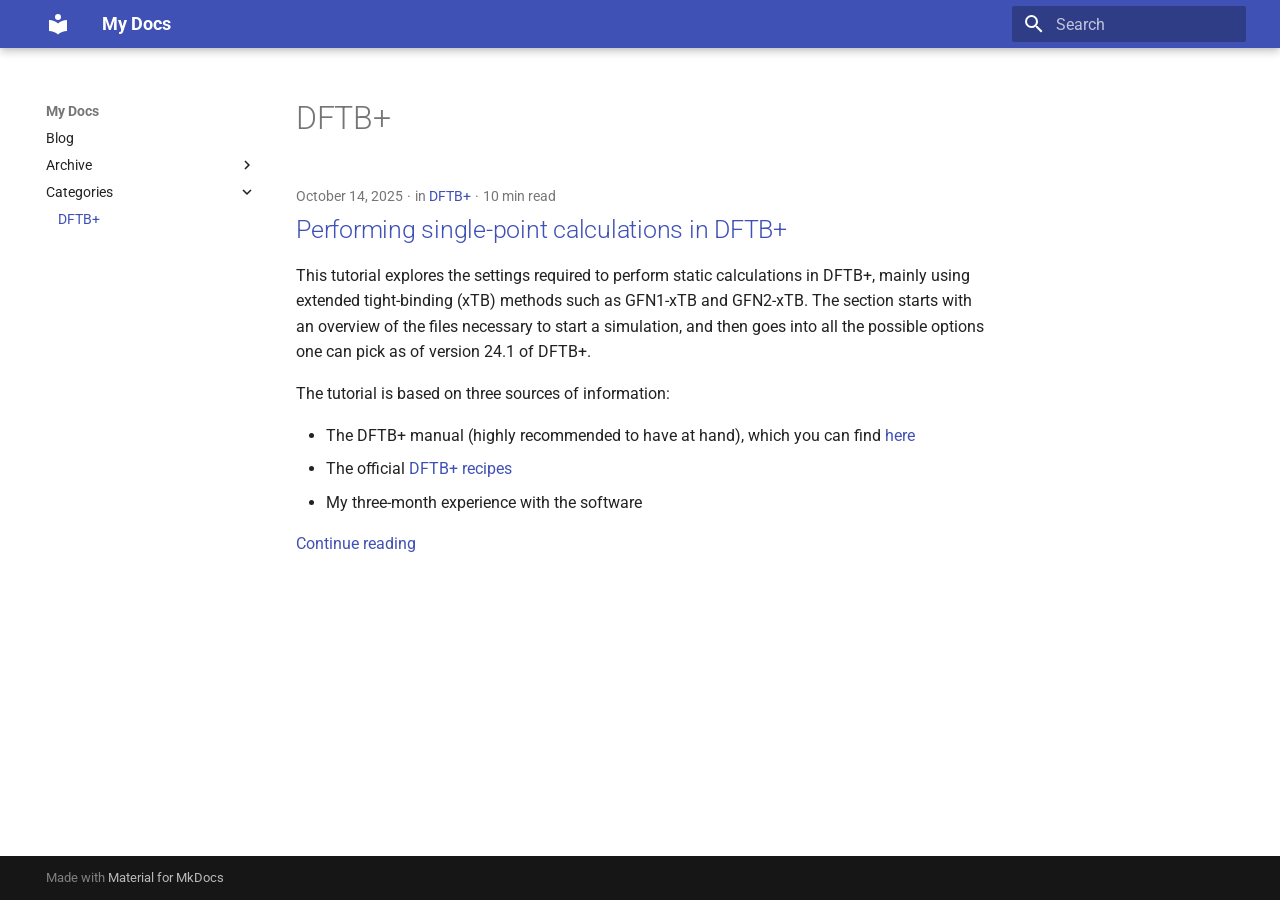
<file: category/dftb/index.html>
<!doctype html>
<html lang="en" class="no-js">
  <head>
    
      <meta charset="utf-8">
      <meta name="viewport" content="width=device-width,initial-scale=1">
      
      
      
      
        <link rel="prev" href="../..">
      
      
        <link rel="next" href="../../archive/2025/">
      
      
      <link rel="icon" href="../../assets/images/favicon.png">
      <meta name="generator" content="mkdocs-1.6.1, mkdocs-material-9.6.22">
    
    
      
        <title>DFTB+ - My Docs</title>
      
    
    
      <link rel="stylesheet" href="../../assets/stylesheets/main.84d31ad4.min.css">
      
      


    
    
      
    
    
      
        
        
        <link rel="preconnect" href="https://fonts.gstatic.com" crossorigin>
        <link rel="stylesheet" href="https://fonts.googleapis.com/css?family=Roboto:300,300i,400,400i,700,700i%7CRoboto+Mono:400,400i,700,700i&display=fallback">
        <style>:root{--md-text-font:"Roboto";--md-code-font:"Roboto Mono"}</style>
      
    
    
    <script>__md_scope=new URL("../..",location),__md_hash=e=>[...e].reduce(((e,_)=>(e<<5)-e+_.charCodeAt(0)),0),__md_get=(e,_=localStorage,t=__md_scope)=>JSON.parse(_.getItem(t.pathname+"."+e)),__md_set=(e,_,t=localStorage,a=__md_scope)=>{try{t.setItem(a.pathname+"."+e,JSON.stringify(_))}catch(e){}}</script>
    
      

    
    
    
  </head>
  
  
    <body dir="ltr">
  
    
    <input class="md-toggle" data-md-toggle="drawer" type="checkbox" id="__drawer" autocomplete="off">
    <input class="md-toggle" data-md-toggle="search" type="checkbox" id="__search" autocomplete="off">
    <label class="md-overlay" for="__drawer"></label>
    <div data-md-component="skip">
      
        
        <a href="#dftb" class="md-skip">
          Skip to content
        </a>
      
    </div>
    <div data-md-component="announce">
      
    </div>
    
    
      

  

<header class="md-header md-header--shadow" data-md-component="header">
  <nav class="md-header__inner md-grid" aria-label="Header">
    <a href="../.." title="My Docs" class="md-header__button md-logo" aria-label="My Docs" data-md-component="logo">
      
  
  <svg xmlns="http://www.w3.org/2000/svg" viewBox="0 0 24 24"><path d="M12 8a3 3 0 0 0 3-3 3 3 0 0 0-3-3 3 3 0 0 0-3 3 3 3 0 0 0 3 3m0 3.54C9.64 9.35 6.5 8 3 8v11c3.5 0 6.64 1.35 9 3.54 2.36-2.19 5.5-3.54 9-3.54V8c-3.5 0-6.64 1.35-9 3.54"/></svg>

    </a>
    <label class="md-header__button md-icon" for="__drawer">
      
      <svg xmlns="http://www.w3.org/2000/svg" viewBox="0 0 24 24"><path d="M3 6h18v2H3zm0 5h18v2H3zm0 5h18v2H3z"/></svg>
    </label>
    <div class="md-header__title" data-md-component="header-title">
      <div class="md-header__ellipsis">
        <div class="md-header__topic">
          <span class="md-ellipsis">
            My Docs
          </span>
        </div>
        <div class="md-header__topic" data-md-component="header-topic">
          <span class="md-ellipsis">
            
              DFTB+
            
          </span>
        </div>
      </div>
    </div>
    
    
      <script>var palette=__md_get("__palette");if(palette&&palette.color){if("(prefers-color-scheme)"===palette.color.media){var media=matchMedia("(prefers-color-scheme: light)"),input=document.querySelector(media.matches?"[data-md-color-media='(prefers-color-scheme: light)']":"[data-md-color-media='(prefers-color-scheme: dark)']");palette.color.media=input.getAttribute("data-md-color-media"),palette.color.scheme=input.getAttribute("data-md-color-scheme"),palette.color.primary=input.getAttribute("data-md-color-primary"),palette.color.accent=input.getAttribute("data-md-color-accent")}for(var[key,value]of Object.entries(palette.color))document.body.setAttribute("data-md-color-"+key,value)}</script>
    
    
    
      
      
        <label class="md-header__button md-icon" for="__search">
          
          <svg xmlns="http://www.w3.org/2000/svg" viewBox="0 0 24 24"><path d="M9.5 3A6.5 6.5 0 0 1 16 9.5c0 1.61-.59 3.09-1.56 4.23l.27.27h.79l5 5-1.5 1.5-5-5v-.79l-.27-.27A6.52 6.52 0 0 1 9.5 16 6.5 6.5 0 0 1 3 9.5 6.5 6.5 0 0 1 9.5 3m0 2C7 5 5 7 5 9.5S7 14 9.5 14 14 12 14 9.5 12 5 9.5 5"/></svg>
        </label>
        <div class="md-search" data-md-component="search" role="dialog">
  <label class="md-search__overlay" for="__search"></label>
  <div class="md-search__inner" role="search">
    <form class="md-search__form" name="search">
      <input type="text" class="md-search__input" name="query" aria-label="Search" placeholder="Search" autocapitalize="off" autocorrect="off" autocomplete="off" spellcheck="false" data-md-component="search-query" required>
      <label class="md-search__icon md-icon" for="__search">
        
        <svg xmlns="http://www.w3.org/2000/svg" viewBox="0 0 24 24"><path d="M9.5 3A6.5 6.5 0 0 1 16 9.5c0 1.61-.59 3.09-1.56 4.23l.27.27h.79l5 5-1.5 1.5-5-5v-.79l-.27-.27A6.52 6.52 0 0 1 9.5 16 6.5 6.5 0 0 1 3 9.5 6.5 6.5 0 0 1 9.5 3m0 2C7 5 5 7 5 9.5S7 14 9.5 14 14 12 14 9.5 12 5 9.5 5"/></svg>
        
        <svg xmlns="http://www.w3.org/2000/svg" viewBox="0 0 24 24"><path d="M20 11v2H8l5.5 5.5-1.42 1.42L4.16 12l7.92-7.92L13.5 5.5 8 11z"/></svg>
      </label>
      <nav class="md-search__options" aria-label="Search">
        
        <button type="reset" class="md-search__icon md-icon" title="Clear" aria-label="Clear" tabindex="-1">
          
          <svg xmlns="http://www.w3.org/2000/svg" viewBox="0 0 24 24"><path d="M19 6.41 17.59 5 12 10.59 6.41 5 5 6.41 10.59 12 5 17.59 6.41 19 12 13.41 17.59 19 19 17.59 13.41 12z"/></svg>
        </button>
      </nav>
      
    </form>
    <div class="md-search__output">
      <div class="md-search__scrollwrap" tabindex="0" data-md-scrollfix>
        <div class="md-search-result" data-md-component="search-result">
          <div class="md-search-result__meta">
            Initializing search
          </div>
          <ol class="md-search-result__list" role="presentation"></ol>
        </div>
      </div>
    </div>
  </div>
</div>
      
    
    
  </nav>
  
</header>
    
    <div class="md-container" data-md-component="container">
      
      
        
          
        
      
      <main class="md-main" data-md-component="main">
        <div class="md-main__inner md-grid">
          
            
              
              <div class="md-sidebar md-sidebar--primary" data-md-component="sidebar" data-md-type="navigation" >
                <div class="md-sidebar__scrollwrap">
                  <div class="md-sidebar__inner">
                    



<nav class="md-nav md-nav--primary" aria-label="Navigation" data-md-level="0">
  <label class="md-nav__title" for="__drawer">
    <a href="../.." title="My Docs" class="md-nav__button md-logo" aria-label="My Docs" data-md-component="logo">
      
  
  <svg xmlns="http://www.w3.org/2000/svg" viewBox="0 0 24 24"><path d="M12 8a3 3 0 0 0 3-3 3 3 0 0 0-3-3 3 3 0 0 0-3 3 3 3 0 0 0 3 3m0 3.54C9.64 9.35 6.5 8 3 8v11c3.5 0 6.64 1.35 9 3.54 2.36-2.19 5.5-3.54 9-3.54V8c-3.5 0-6.64 1.35-9 3.54"/></svg>

    </a>
    My Docs
  </label>
  
  <ul class="md-nav__list" data-md-scrollfix>
    
      
      
  
  
  
    
  
  
    <li class="md-nav__item">
      <a href="../.." class="md-nav__link">
        
  
  
  <span class="md-ellipsis">
    Blog
    
  </span>
  

      </a>
    </li>
  

    
      
      
  
  
  
  
    
    
    
    
    
    <li class="md-nav__item md-nav__item--nested">
      
        
        
        <input class="md-nav__toggle md-toggle " type="checkbox" id="__nav_2" >
        
          
          <label class="md-nav__link" for="__nav_2" id="__nav_2_label" tabindex="0">
            
  
  
  <span class="md-ellipsis">
    Archive
    
  </span>
  

            <span class="md-nav__icon md-icon"></span>
          </label>
        
        <nav class="md-nav" data-md-level="1" aria-labelledby="__nav_2_label" aria-expanded="false">
          <label class="md-nav__title" for="__nav_2">
            <span class="md-nav__icon md-icon"></span>
            Archive
          </label>
          <ul class="md-nav__list" data-md-scrollfix>
            
              
                
  
  
  
    
  
  
    <li class="md-nav__item">
      <a href="../../archive/2025/" class="md-nav__link">
        
  
  
  <span class="md-ellipsis">
    2025
    
  </span>
  

      </a>
    </li>
  

              
            
          </ul>
        </nav>
      
    </li>
  

    
      
      
  
  
    
  
  
  
    
    
    
    
    
    <li class="md-nav__item md-nav__item--active md-nav__item--nested">
      
        
        
        <input class="md-nav__toggle md-toggle " type="checkbox" id="__nav_3" checked>
        
          
          <label class="md-nav__link" for="__nav_3" id="__nav_3_label" tabindex="0">
            
  
  
  <span class="md-ellipsis">
    Categories
    
  </span>
  

            <span class="md-nav__icon md-icon"></span>
          </label>
        
        <nav class="md-nav" data-md-level="1" aria-labelledby="__nav_3_label" aria-expanded="true">
          <label class="md-nav__title" for="__nav_3">
            <span class="md-nav__icon md-icon"></span>
            Categories
          </label>
          <ul class="md-nav__list" data-md-scrollfix>
            
              
                
  
  
    
  
  
    
      
    
  
  
    <li class="md-nav__item md-nav__item--active">
      
      <input class="md-nav__toggle md-toggle" type="checkbox" id="__toc">
      
      
        
      
      
      <a href="./" class="md-nav__link md-nav__link--active">
        
  
  
  <span class="md-ellipsis">
    DFTB+
    
  </span>
  

      </a>
      
    </li>
  

              
            
          </ul>
        </nav>
      
    </li>
  

    
  </ul>
</nav>
                  </div>
                </div>
              </div>
            
            
              
              <div class="md-sidebar md-sidebar--secondary" data-md-component="sidebar" data-md-type="toc" >
                <div class="md-sidebar__scrollwrap">
                  <div class="md-sidebar__inner">
                    

<nav class="md-nav md-nav--secondary" aria-label="Table of contents">
  
  
  
    
  
  
</nav>
                  </div>
                </div>
              </div>
            
          
          
  <div class="md-content" data-md-component="content">
    <div class="md-content__inner">
      <header class="md-typeset">
        <h1 id="dftb">DFTB+</h1>
      </header>
      
        <article class="md-post md-post--excerpt">
  <header class="md-post__header">
    
    <div class="md-post__meta md-meta">
      <ul class="md-meta__list">
        <li class="md-meta__item">
          <time datetime="2025-10-14 00:00:00+00:00">October 14, 2025</time></li>
        
          <li class="md-meta__item">
            in
            
              <a href="./" class="md-meta__link">DFTB+</a></li>
        
        
          
          <li class="md-meta__item">
            
              10 min read
            
          </li>
        
      </ul>
      
    </div>
  </header>
  <div class="md-post__content md-typeset">
    <h2 id="performing-single-point-calculations-in-dftb"><a class="toclink" href="../../2025/10/14/performing-single-point-calculations-in-dftb/">Performing single-point calculations in DFTB+</a></h2>
<p>This tutorial explores the settings required to perform static calculations in DFTB+,
mainly using extended tight-binding (xTB) methods such as GFN1-xTB and GFN2-xTB.
The section starts with an overview of the files necessary to start a simulation, and
then goes into all the possible options one can pick as of version 24.1 of DFTB+.</p>
<p>The tutorial is based on three sources of information:</p>
<ul>
<li>The DFTB+ manual (highly recommended to have at hand), which you can find 
<a href="https://github.com/dftbplus/dftbplus/releases/download/24.1/manual.pdf">here</a></li>
<li>The official <a href="https://dftbplus-recipes.readthedocs.io/en/latest/index.html">DFTB+ recipes</a></li>
<li>My three-month experience with the software</li>
</ul>

    
      <nav class="md-post__action">
        <a href="../../2025/10/14/performing-single-point-calculations-in-dftb/">
          Continue reading
        </a>
      </nav>
    
  </div>
</article>
      
      
        
          



<nav class="md-pagination">
  
</nav>
        
      
    </div>
  </div>

          
<script>var target=document.getElementById(location.hash.slice(1));target&&target.name&&(target.checked=target.name.startsWith("__tabbed_"))</script>
        </div>
        
      </main>
      
        <footer class="md-footer">
  
  <div class="md-footer-meta md-typeset">
    <div class="md-footer-meta__inner md-grid">
      <div class="md-copyright">
  
  
    Made with
    <a href="https://squidfunk.github.io/mkdocs-material/" target="_blank" rel="noopener">
      Material for MkDocs
    </a>
  
</div>
      
    </div>
  </div>
</footer>
      
    </div>
    <div class="md-dialog" data-md-component="dialog">
      <div class="md-dialog__inner md-typeset"></div>
    </div>
    
    
    
      
      <script id="__config" type="application/json">{"base": "../..", "features": ["content.code.copy", "content.code.annotate"], "search": "../../assets/javascripts/workers/search.973d3a69.min.js", "tags": null, "translations": {"clipboard.copied": "Copied to clipboard", "clipboard.copy": "Copy to clipboard", "search.result.more.one": "1 more on this page", "search.result.more.other": "# more on this page", "search.result.none": "No matching documents", "search.result.one": "1 matching document", "search.result.other": "# matching documents", "search.result.placeholder": "Type to start searching", "search.result.term.missing": "Missing", "select.version": "Select version"}, "version": null}</script>
    
    
      <script src="../../assets/javascripts/bundle.f55a23d4.min.js"></script>
      
    
  </body>
</html>
</file>
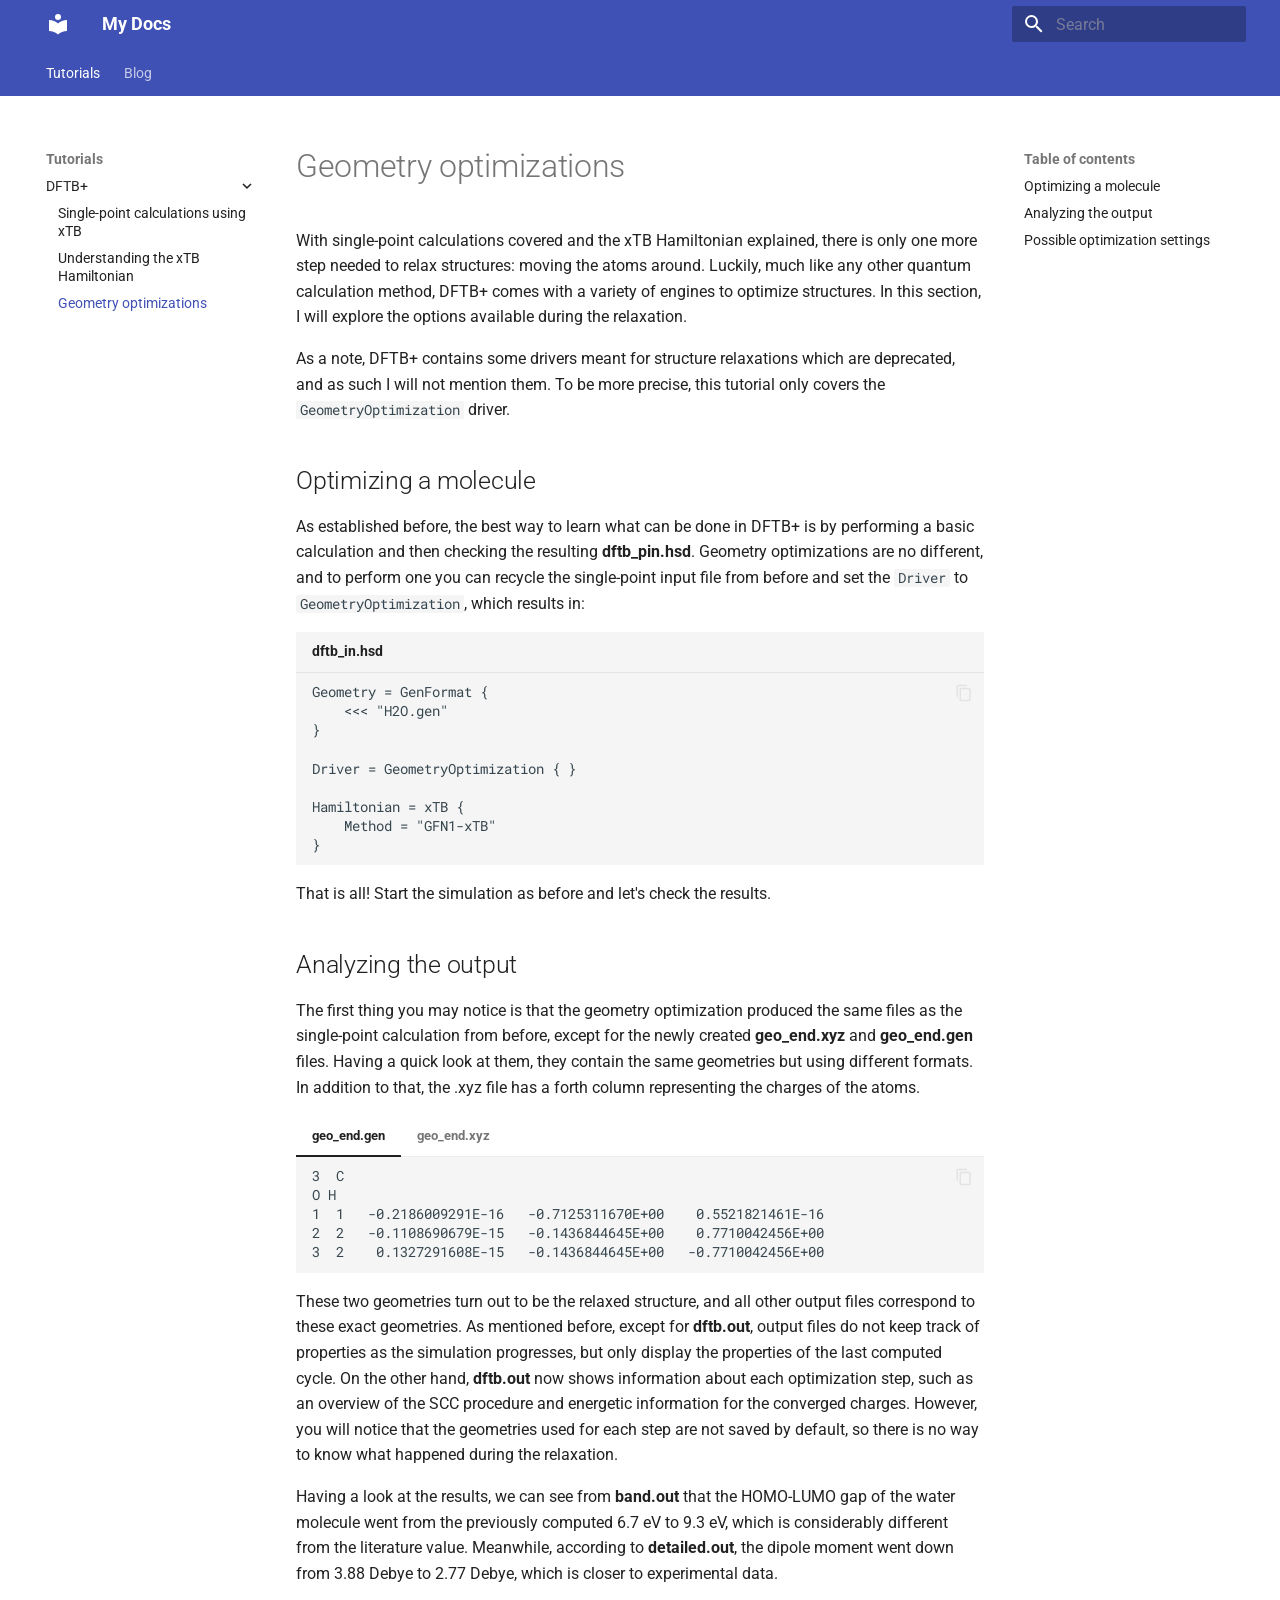
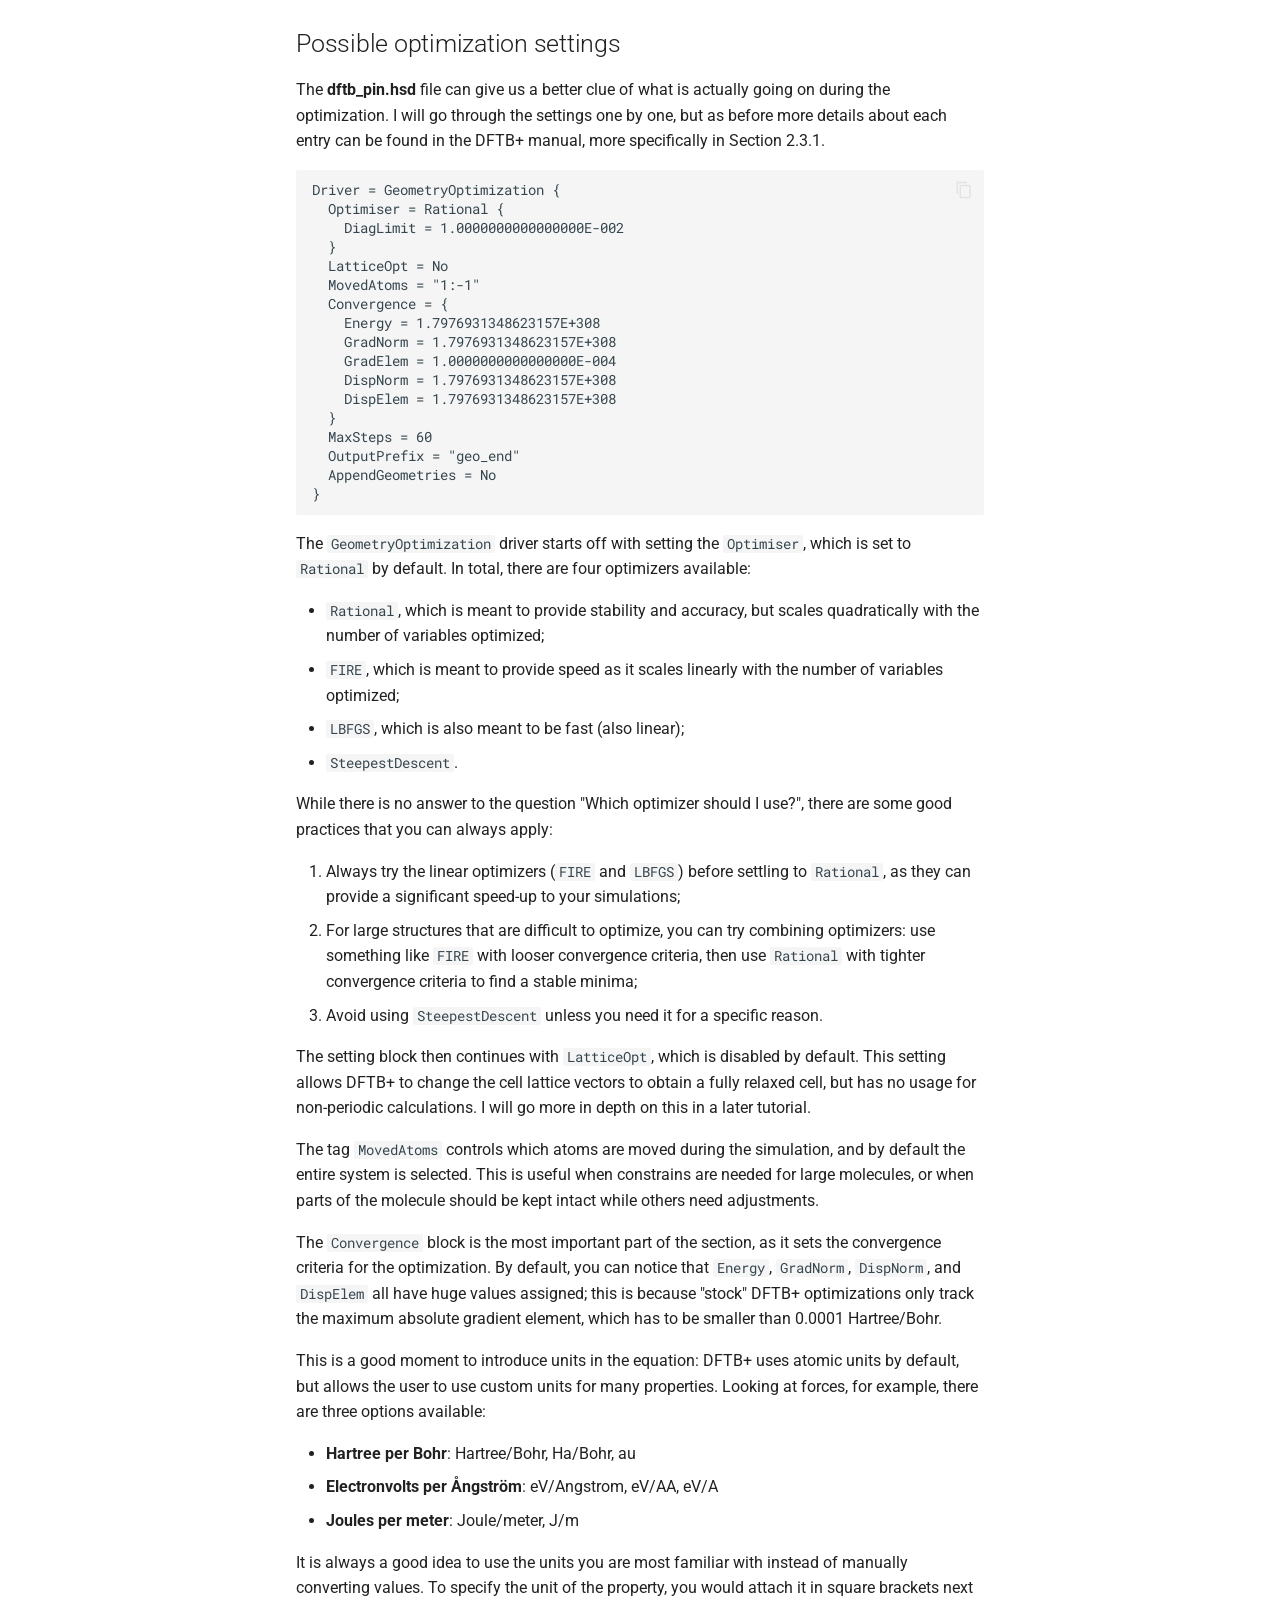
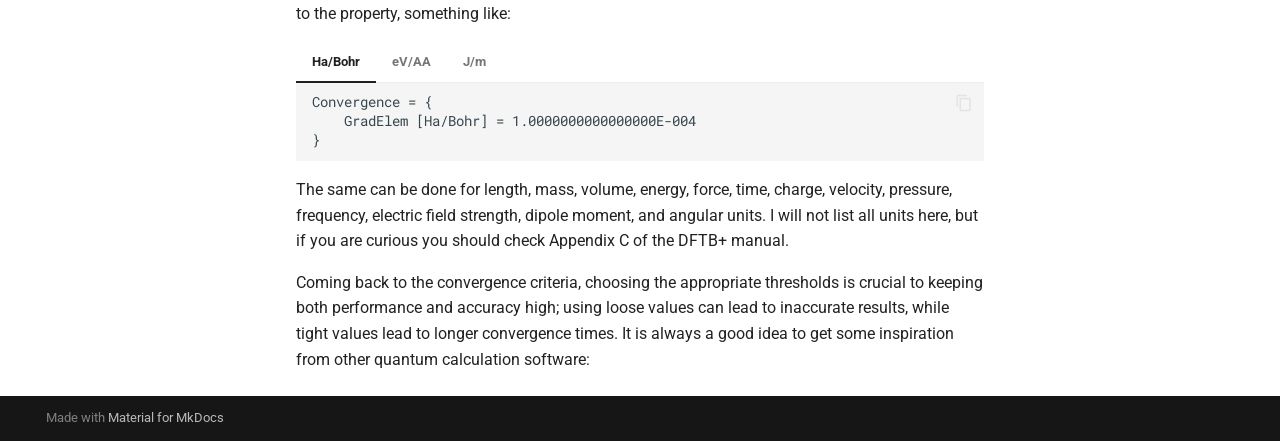
<file: dftbp/geometry-optimization/index.html>
<!doctype html>
<html lang="en" class="no-js">
  <head>
    
      <meta charset="utf-8">
      <meta name="viewport" content="width=device-width,initial-scale=1">
      
      
      
      
        <link rel="prev" href="../xtb-hamiltonian/">
      
      
        <link rel="next" href="../../blog/">
      
      
      <link rel="icon" href="../../assets/images/favicon.png">
      <meta name="generator" content="mkdocs-1.6.1, mkdocs-material-9.6.22">
    
    
      
        <title>Geometry optimizations - My Docs</title>
      
    
    
      <link rel="stylesheet" href="../../assets/stylesheets/main.84d31ad4.min.css">
      
      


    
    
      
    
    
      
        
        
        <link rel="preconnect" href="https://fonts.gstatic.com" crossorigin>
        <link rel="stylesheet" href="https://fonts.googleapis.com/css?family=Roboto:300,300i,400,400i,700,700i%7CRoboto+Mono:400,400i,700,700i&display=fallback">
        <style>:root{--md-text-font:"Roboto";--md-code-font:"Roboto Mono"}</style>
      
    
    
    <script>__md_scope=new URL("../..",location),__md_hash=e=>[...e].reduce(((e,_)=>(e<<5)-e+_.charCodeAt(0)),0),__md_get=(e,_=localStorage,t=__md_scope)=>JSON.parse(_.getItem(t.pathname+"."+e)),__md_set=(e,_,t=localStorage,a=__md_scope)=>{try{t.setItem(a.pathname+"."+e,JSON.stringify(_))}catch(e){}}</script>
    
      

    
    
    
  </head>
  
  
    <body dir="ltr">
  
    
    <input class="md-toggle" data-md-toggle="drawer" type="checkbox" id="__drawer" autocomplete="off">
    <input class="md-toggle" data-md-toggle="search" type="checkbox" id="__search" autocomplete="off">
    <label class="md-overlay" for="__drawer"></label>
    <div data-md-component="skip">
      
        
        <a href="#geometry-optimizations" class="md-skip">
          Skip to content
        </a>
      
    </div>
    <div data-md-component="announce">
      
    </div>
    
    
      

<header class="md-header" data-md-component="header">
  <nav class="md-header__inner md-grid" aria-label="Header">
    <a href="../.." title="My Docs" class="md-header__button md-logo" aria-label="My Docs" data-md-component="logo">
      
  
  <svg xmlns="http://www.w3.org/2000/svg" viewBox="0 0 24 24"><path d="M12 8a3 3 0 0 0 3-3 3 3 0 0 0-3-3 3 3 0 0 0-3 3 3 3 0 0 0 3 3m0 3.54C9.64 9.35 6.5 8 3 8v11c3.5 0 6.64 1.35 9 3.54 2.36-2.19 5.5-3.54 9-3.54V8c-3.5 0-6.64 1.35-9 3.54"/></svg>

    </a>
    <label class="md-header__button md-icon" for="__drawer">
      
      <svg xmlns="http://www.w3.org/2000/svg" viewBox="0 0 24 24"><path d="M3 6h18v2H3zm0 5h18v2H3zm0 5h18v2H3z"/></svg>
    </label>
    <div class="md-header__title" data-md-component="header-title">
      <div class="md-header__ellipsis">
        <div class="md-header__topic">
          <span class="md-ellipsis">
            My Docs
          </span>
        </div>
        <div class="md-header__topic" data-md-component="header-topic">
          <span class="md-ellipsis">
            
              Geometry optimizations
            
          </span>
        </div>
      </div>
    </div>
    
    
      <script>var palette=__md_get("__palette");if(palette&&palette.color){if("(prefers-color-scheme)"===palette.color.media){var media=matchMedia("(prefers-color-scheme: light)"),input=document.querySelector(media.matches?"[data-md-color-media='(prefers-color-scheme: light)']":"[data-md-color-media='(prefers-color-scheme: dark)']");palette.color.media=input.getAttribute("data-md-color-media"),palette.color.scheme=input.getAttribute("data-md-color-scheme"),palette.color.primary=input.getAttribute("data-md-color-primary"),palette.color.accent=input.getAttribute("data-md-color-accent")}for(var[key,value]of Object.entries(palette.color))document.body.setAttribute("data-md-color-"+key,value)}</script>
    
    
    
      
      
        <label class="md-header__button md-icon" for="__search">
          
          <svg xmlns="http://www.w3.org/2000/svg" viewBox="0 0 24 24"><path d="M9.5 3A6.5 6.5 0 0 1 16 9.5c0 1.61-.59 3.09-1.56 4.23l.27.27h.79l5 5-1.5 1.5-5-5v-.79l-.27-.27A6.52 6.52 0 0 1 9.5 16 6.5 6.5 0 0 1 3 9.5 6.5 6.5 0 0 1 9.5 3m0 2C7 5 5 7 5 9.5S7 14 9.5 14 14 12 14 9.5 12 5 9.5 5"/></svg>
        </label>
        <div class="md-search" data-md-component="search" role="dialog">
  <label class="md-search__overlay" for="__search"></label>
  <div class="md-search__inner" role="search">
    <form class="md-search__form" name="search">
      <input type="text" class="md-search__input" name="query" aria-label="Search" placeholder="Search" autocapitalize="off" autocorrect="off" autocomplete="off" spellcheck="false" data-md-component="search-query" required>
      <label class="md-search__icon md-icon" for="__search">
        
        <svg xmlns="http://www.w3.org/2000/svg" viewBox="0 0 24 24"><path d="M9.5 3A6.5 6.5 0 0 1 16 9.5c0 1.61-.59 3.09-1.56 4.23l.27.27h.79l5 5-1.5 1.5-5-5v-.79l-.27-.27A6.52 6.52 0 0 1 9.5 16 6.5 6.5 0 0 1 3 9.5 6.5 6.5 0 0 1 9.5 3m0 2C7 5 5 7 5 9.5S7 14 9.5 14 14 12 14 9.5 12 5 9.5 5"/></svg>
        
        <svg xmlns="http://www.w3.org/2000/svg" viewBox="0 0 24 24"><path d="M20 11v2H8l5.5 5.5-1.42 1.42L4.16 12l7.92-7.92L13.5 5.5 8 11z"/></svg>
      </label>
      <nav class="md-search__options" aria-label="Search">
        
        <button type="reset" class="md-search__icon md-icon" title="Clear" aria-label="Clear" tabindex="-1">
          
          <svg xmlns="http://www.w3.org/2000/svg" viewBox="0 0 24 24"><path d="M19 6.41 17.59 5 12 10.59 6.41 5 5 6.41 10.59 12 5 17.59 6.41 19 12 13.41 17.59 19 19 17.59 13.41 12z"/></svg>
        </button>
      </nav>
      
    </form>
    <div class="md-search__output">
      <div class="md-search__scrollwrap" tabindex="0" data-md-scrollfix>
        <div class="md-search-result" data-md-component="search-result">
          <div class="md-search-result__meta">
            Initializing search
          </div>
          <ol class="md-search-result__list" role="presentation"></ol>
        </div>
      </div>
    </div>
  </div>
</div>
      
    
    
  </nav>
  
</header>
    
    <div class="md-container" data-md-component="container">
      
      
        
          
            
<nav class="md-tabs" aria-label="Tabs" data-md-component="tabs">
  <div class="md-grid">
    <ul class="md-tabs__list">
      
        
  
  
  
    
  
  
    
    
      
  
  
  
    
  
  
    
    
      <li class="md-tabs__item md-tabs__item--active">
        <a href="../single-point/" class="md-tabs__link">
          
  
  
  Tutorials

        </a>
      </li>
    
  

    
  

      
        
  
  
  
  
    <li class="md-tabs__item">
      <a href="../../blog/" class="md-tabs__link">
        
  
  
    
  
  Blog

      </a>
    </li>
  

      
    </ul>
  </div>
</nav>
          
        
      
      <main class="md-main" data-md-component="main">
        <div class="md-main__inner md-grid">
          
            
              
              <div class="md-sidebar md-sidebar--primary" data-md-component="sidebar" data-md-type="navigation" >
                <div class="md-sidebar__scrollwrap">
                  <div class="md-sidebar__inner">
                    


  


<nav class="md-nav md-nav--primary md-nav--lifted" aria-label="Navigation" data-md-level="0">
  <label class="md-nav__title" for="__drawer">
    <a href="../.." title="My Docs" class="md-nav__button md-logo" aria-label="My Docs" data-md-component="logo">
      
  
  <svg xmlns="http://www.w3.org/2000/svg" viewBox="0 0 24 24"><path d="M12 8a3 3 0 0 0 3-3 3 3 0 0 0-3-3 3 3 0 0 0-3 3 3 3 0 0 0 3 3m0 3.54C9.64 9.35 6.5 8 3 8v11c3.5 0 6.64 1.35 9 3.54 2.36-2.19 5.5-3.54 9-3.54V8c-3.5 0-6.64 1.35-9 3.54"/></svg>

    </a>
    My Docs
  </label>
  
  <ul class="md-nav__list" data-md-scrollfix>
    
      
      
  
  
    
  
  
  
    
    
    
    
      
        
        
      
      
    
    
    <li class="md-nav__item md-nav__item--active md-nav__item--section md-nav__item--nested">
      
        
        
        <input class="md-nav__toggle md-toggle " type="checkbox" id="__nav_1" checked>
        
          
          <label class="md-nav__link" for="__nav_1" id="__nav_1_label" tabindex="">
            
  
  
  <span class="md-ellipsis">
    Tutorials
    
  </span>
  

            <span class="md-nav__icon md-icon"></span>
          </label>
        
        <nav class="md-nav" data-md-level="1" aria-labelledby="__nav_1_label" aria-expanded="true">
          <label class="md-nav__title" for="__nav_1">
            <span class="md-nav__icon md-icon"></span>
            Tutorials
          </label>
          <ul class="md-nav__list" data-md-scrollfix>
            
              
                
  
  
    
  
  
  
    
    
    
    
      
      
    
    
    <li class="md-nav__item md-nav__item--active md-nav__item--nested">
      
        
        
        <input class="md-nav__toggle md-toggle " type="checkbox" id="__nav_1_1" checked>
        
          
          <label class="md-nav__link" for="__nav_1_1" id="__nav_1_1_label" tabindex="0">
            
  
  
  <span class="md-ellipsis">
    DFTB+
    
  </span>
  

            <span class="md-nav__icon md-icon"></span>
          </label>
        
        <nav class="md-nav" data-md-level="2" aria-labelledby="__nav_1_1_label" aria-expanded="true">
          <label class="md-nav__title" for="__nav_1_1">
            <span class="md-nav__icon md-icon"></span>
            DFTB+
          </label>
          <ul class="md-nav__list" data-md-scrollfix>
            
              
                
  
  
  
  
    <li class="md-nav__item">
      <a href="../single-point/" class="md-nav__link">
        
  
  
  <span class="md-ellipsis">
    Single-point calculations using xTB
    
  </span>
  

      </a>
    </li>
  

              
            
              
                
  
  
  
  
    <li class="md-nav__item">
      <a href="../xtb-hamiltonian/" class="md-nav__link">
        
  
  
  <span class="md-ellipsis">
    Understanding the xTB Hamiltonian
    
  </span>
  

      </a>
    </li>
  

              
            
              
                
  
  
    
  
  
  
    <li class="md-nav__item md-nav__item--active">
      
      <input class="md-nav__toggle md-toggle" type="checkbox" id="__toc">
      
      
        
      
      
        <label class="md-nav__link md-nav__link--active" for="__toc">
          
  
  
  <span class="md-ellipsis">
    Geometry optimizations
    
  </span>
  

          <span class="md-nav__icon md-icon"></span>
        </label>
      
      <a href="./" class="md-nav__link md-nav__link--active">
        
  
  
  <span class="md-ellipsis">
    Geometry optimizations
    
  </span>
  

      </a>
      
        

<nav class="md-nav md-nav--secondary" aria-label="Table of contents">
  
  
  
    
  
  
    <label class="md-nav__title" for="__toc">
      <span class="md-nav__icon md-icon"></span>
      Table of contents
    </label>
    <ul class="md-nav__list" data-md-component="toc" data-md-scrollfix>
      
        <li class="md-nav__item">
  <a href="#optimizing-a-molecule" class="md-nav__link">
    <span class="md-ellipsis">
      Optimizing a molecule
    </span>
  </a>
  
</li>
      
        <li class="md-nav__item">
  <a href="#analyzing-the-output" class="md-nav__link">
    <span class="md-ellipsis">
      Analyzing the output
    </span>
  </a>
  
</li>
      
        <li class="md-nav__item">
  <a href="#possible-optimization-settings" class="md-nav__link">
    <span class="md-ellipsis">
      Possible optimization settings
    </span>
  </a>
  
</li>
      
    </ul>
  
</nav>
      
    </li>
  

              
            
          </ul>
        </nav>
      
    </li>
  

              
            
          </ul>
        </nav>
      
    </li>
  

    
      
      
  
  
  
    
  
  
    <li class="md-nav__item">
      <a href="../../blog/" class="md-nav__link">
        
  
  
  <span class="md-ellipsis">
    Blog
    
  </span>
  

      </a>
    </li>
  

    
  </ul>
</nav>
                  </div>
                </div>
              </div>
            
            
              
              <div class="md-sidebar md-sidebar--secondary" data-md-component="sidebar" data-md-type="toc" >
                <div class="md-sidebar__scrollwrap">
                  <div class="md-sidebar__inner">
                    

<nav class="md-nav md-nav--secondary" aria-label="Table of contents">
  
  
  
    
  
  
    <label class="md-nav__title" for="__toc">
      <span class="md-nav__icon md-icon"></span>
      Table of contents
    </label>
    <ul class="md-nav__list" data-md-component="toc" data-md-scrollfix>
      
        <li class="md-nav__item">
  <a href="#optimizing-a-molecule" class="md-nav__link">
    <span class="md-ellipsis">
      Optimizing a molecule
    </span>
  </a>
  
</li>
      
        <li class="md-nav__item">
  <a href="#analyzing-the-output" class="md-nav__link">
    <span class="md-ellipsis">
      Analyzing the output
    </span>
  </a>
  
</li>
      
        <li class="md-nav__item">
  <a href="#possible-optimization-settings" class="md-nav__link">
    <span class="md-ellipsis">
      Possible optimization settings
    </span>
  </a>
  
</li>
      
    </ul>
  
</nav>
                  </div>
                </div>
              </div>
            
          
          
            <div class="md-content" data-md-component="content">
              <article class="md-content__inner md-typeset">
                
                  



<h1 id="geometry-optimizations">Geometry optimizations</h1>
<p>With single-point calculations covered and the xTB Hamiltonian explained, there is
only one more step needed to relax structures: moving the atoms around. Luckily, much
like any other quantum calculation method, DFTB+ comes with a variety of engines to 
optimize structures. In this section, I will explore the options available during 
the relaxation. </p>
<p>As a note, DFTB+ contains some drivers meant for structure relaxations which are 
deprecated, and as such I will not mention them. To be more precise, this tutorial
only covers the <code>GeometryOptimization</code> driver.</p>
<h2 id="optimizing-a-molecule">Optimizing a molecule</h2>
<p>As established before, the best way to learn what can be done in DFTB+ is by
performing a basic calculation and then checking the resulting <strong>dftb_pin.hsd</strong>. 
Geometry optimizations are no different, and to perform one you can recycle the 
single-point input file from before and set the <code>Driver</code> to <code>GeometryOptimization</code>,
which results in:</p>
<div class="language-text highlight"><span class="filename">dftb_in.hsd</span><pre><span></span><code><span id="__span-0-1"><a id="__codelineno-0-1" name="__codelineno-0-1" href="#__codelineno-0-1"></a>Geometry = GenFormat {
</span><span id="__span-0-2"><a id="__codelineno-0-2" name="__codelineno-0-2" href="#__codelineno-0-2"></a>    &lt;&lt;&lt; &quot;H2O.gen&quot;
</span><span id="__span-0-3"><a id="__codelineno-0-3" name="__codelineno-0-3" href="#__codelineno-0-3"></a>}
</span><span id="__span-0-4"><a id="__codelineno-0-4" name="__codelineno-0-4" href="#__codelineno-0-4"></a>
</span><span id="__span-0-5"><a id="__codelineno-0-5" name="__codelineno-0-5" href="#__codelineno-0-5"></a>Driver = GeometryOptimization { }
</span><span id="__span-0-6"><a id="__codelineno-0-6" name="__codelineno-0-6" href="#__codelineno-0-6"></a>
</span><span id="__span-0-7"><a id="__codelineno-0-7" name="__codelineno-0-7" href="#__codelineno-0-7"></a>Hamiltonian = xTB {
</span><span id="__span-0-8"><a id="__codelineno-0-8" name="__codelineno-0-8" href="#__codelineno-0-8"></a>    Method = &quot;GFN1-xTB&quot;
</span><span id="__span-0-9"><a id="__codelineno-0-9" name="__codelineno-0-9" href="#__codelineno-0-9"></a>}
</span></code></pre></div>
<p>That is all! Start the simulation as before and let's check the results.</p>
<h2 id="analyzing-the-output">Analyzing the output</h2>
<p>The first thing you may notice is that the geometry optimization produced the same
files as the single-point calculation from before, except for the newly created
<strong>geo_end.xyz</strong> and <strong>geo_end.gen</strong> files. Having a quick look at them, they contain
the same geometries but using different formats. In addition to that, the .xyz file
has a forth column representing the charges of the atoms.</p>
<div class="tabbed-set tabbed-alternate" data-tabs="1:2"><input checked="checked" id="__tabbed_1_1" name="__tabbed_1" type="radio" /><input id="__tabbed_1_2" name="__tabbed_1" type="radio" /><div class="tabbed-labels"><label for="__tabbed_1_1">geo_end.gen</label><label for="__tabbed_1_2">geo_end.xyz</label></div>
<div class="tabbed-content">
<div class="tabbed-block">
<div class="language-text highlight"><pre><span></span><code><span id="__span-1-1"><a id="__codelineno-1-1" name="__codelineno-1-1" href="#__codelineno-1-1"></a>3  C
</span><span id="__span-1-2"><a id="__codelineno-1-2" name="__codelineno-1-2" href="#__codelineno-1-2"></a>O H
</span><span id="__span-1-3"><a id="__codelineno-1-3" name="__codelineno-1-3" href="#__codelineno-1-3"></a>1  1   -0.2186009291E-16   -0.7125311670E+00    0.5521821461E-16
</span><span id="__span-1-4"><a id="__codelineno-1-4" name="__codelineno-1-4" href="#__codelineno-1-4"></a>2  2   -0.1108690679E-15   -0.1436844645E+00    0.7710042456E+00
</span><span id="__span-1-5"><a id="__codelineno-1-5" name="__codelineno-1-5" href="#__codelineno-1-5"></a>3  2    0.1327291608E-15   -0.1436844645E+00   -0.7710042456E+00
</span></code></pre></div>
</div>
<div class="tabbed-block">
<div class="language-text highlight"><pre><span></span><code><span id="__span-2-1"><a id="__codelineno-2-1" name="__codelineno-2-1" href="#__codelineno-2-1"></a>3
</span><span id="__span-2-2"><a id="__codelineno-2-2" name="__codelineno-2-2" href="#__codelineno-2-2"></a>Geometry Step: 9
</span><span id="__span-2-3"><a id="__codelineno-2-3" name="__codelineno-2-3" href="#__codelineno-2-3"></a>O     -0.00000000     -0.71253117      0.00000000      6.67118505
</span><span id="__span-2-4"><a id="__codelineno-2-4" name="__codelineno-2-4" href="#__codelineno-2-4"></a>H     -0.00000000     -0.14368446      0.77100425      0.66440747
</span><span id="__span-2-5"><a id="__codelineno-2-5" name="__codelineno-2-5" href="#__codelineno-2-5"></a>H      0.00000000     -0.14368446     -0.77100425      0.66440747
</span></code></pre></div>
</div>
</div>
</div>
<p>These two geometries turn out to be the relaxed structure, and all other output files
correspond to these exact geometries. As mentioned before, except for <strong>dftb.out</strong>, 
output files do not keep track of properties as the simulation progresses, but only
display the properties of the last computed cycle. On the other hand, <strong>dftb.out</strong>
now shows information about each optimization step, such as an overview of the 
SCC procedure and energetic information for the converged charges. However, you will
notice that the geometries used for each step are not saved by default, so there is 
no way to know what happened during the relaxation.</p>
<p>Having a look at the results, we can see from <strong>band.out</strong> that the HOMO-LUMO gap
of the water molecule went from the previously computed 6.7 eV to 9.3 eV, which is
considerably different from the literature value. Meanwhile, according to 
<strong>detailed.out</strong>, the dipole moment went down from 3.88 Debye to 2.77 Debye, which 
is closer to experimental data. </p>
<h2 id="possible-optimization-settings">Possible optimization settings</h2>
<p>The <strong>dftb_pin.hsd</strong> file can give us a better clue of what is actually going on 
during the optimization. I will go through the settings one by one, but as before
more details about each entry can be found in the DFTB+ manual, more specifically in
Section 2.3.1.</p>
<div class="language-text highlight"><pre><span></span><code><span id="__span-3-1"><a id="__codelineno-3-1" name="__codelineno-3-1" href="#__codelineno-3-1"></a>Driver = GeometryOptimization {
</span><span id="__span-3-2"><a id="__codelineno-3-2" name="__codelineno-3-2" href="#__codelineno-3-2"></a>  Optimiser = Rational {
</span><span id="__span-3-3"><a id="__codelineno-3-3" name="__codelineno-3-3" href="#__codelineno-3-3"></a>    DiagLimit = 1.0000000000000000E-002
</span><span id="__span-3-4"><a id="__codelineno-3-4" name="__codelineno-3-4" href="#__codelineno-3-4"></a>  }
</span><span id="__span-3-5"><a id="__codelineno-3-5" name="__codelineno-3-5" href="#__codelineno-3-5"></a>  LatticeOpt = No
</span><span id="__span-3-6"><a id="__codelineno-3-6" name="__codelineno-3-6" href="#__codelineno-3-6"></a>  MovedAtoms = &quot;1:-1&quot;
</span><span id="__span-3-7"><a id="__codelineno-3-7" name="__codelineno-3-7" href="#__codelineno-3-7"></a>  Convergence = {
</span><span id="__span-3-8"><a id="__codelineno-3-8" name="__codelineno-3-8" href="#__codelineno-3-8"></a>    Energy = 1.7976931348623157E+308
</span><span id="__span-3-9"><a id="__codelineno-3-9" name="__codelineno-3-9" href="#__codelineno-3-9"></a>    GradNorm = 1.7976931348623157E+308
</span><span id="__span-3-10"><a id="__codelineno-3-10" name="__codelineno-3-10" href="#__codelineno-3-10"></a>    GradElem = 1.0000000000000000E-004
</span><span id="__span-3-11"><a id="__codelineno-3-11" name="__codelineno-3-11" href="#__codelineno-3-11"></a>    DispNorm = 1.7976931348623157E+308
</span><span id="__span-3-12"><a id="__codelineno-3-12" name="__codelineno-3-12" href="#__codelineno-3-12"></a>    DispElem = 1.7976931348623157E+308
</span><span id="__span-3-13"><a id="__codelineno-3-13" name="__codelineno-3-13" href="#__codelineno-3-13"></a>  }
</span><span id="__span-3-14"><a id="__codelineno-3-14" name="__codelineno-3-14" href="#__codelineno-3-14"></a>  MaxSteps = 60
</span><span id="__span-3-15"><a id="__codelineno-3-15" name="__codelineno-3-15" href="#__codelineno-3-15"></a>  OutputPrefix = &quot;geo_end&quot;
</span><span id="__span-3-16"><a id="__codelineno-3-16" name="__codelineno-3-16" href="#__codelineno-3-16"></a>  AppendGeometries = No
</span><span id="__span-3-17"><a id="__codelineno-3-17" name="__codelineno-3-17" href="#__codelineno-3-17"></a>}
</span></code></pre></div>
<p>The <code>GeometryOptimization</code> driver starts off with setting the <code>Optimiser</code>, which is 
set to <code>Rational</code> by default. In total, there are four optimizers available:</p>
<ul>
<li><code>Rational</code>, which is meant to provide stability and accuracy, but scales 
quadratically with the number of variables optimized;</li>
<li><code>FIRE</code>, which is meant to provide speed as it scales linearly with the number of
variables optimized;</li>
<li><code>LBFGS</code>, which is also meant to be fast (also linear);</li>
<li><code>SteepestDescent</code>.</li>
</ul>
<p>While there is no answer to the question "Which optimizer should I use?", there are
some good practices that you can always apply:</p>
<ol>
<li>Always try the linear optimizers (<code>FIRE</code> and <code>LBFGS</code>) before settling to 
<code>Rational</code>, as they can provide a significant speed-up to your simulations;</li>
<li>For large structures that are difficult to optimize, you can try combining 
optimizers: use something like <code>FIRE</code> with looser convergence criteria, then use 
<code>Rational</code> with tighter convergence criteria to find a stable minima;</li>
<li>Avoid using <code>SteepestDescent</code> unless you need it for a specific reason.</li>
</ol>
<p>The setting block then continues with <code>LatticeOpt</code>, which is disabled by default. This
setting allows DFTB+ to change the cell lattice vectors to obtain a fully relaxed 
cell, but has no usage for non-periodic calculations. I will go more in depth on this
in a later tutorial.</p>
<p>The tag <code>MovedAtoms</code> controls which atoms are moved during the simulation, and by 
default the entire system is selected. This is useful when constrains are needed for
large molecules, or when parts of the molecule should be kept intact while others 
need adjustments. </p>
<p>The <code>Convergence</code> block is the most important part of the section, as it sets the
convergence criteria for the optimization. By default, you can notice that <code>Energy</code>,
<code>GradNorm</code>, <code>DispNorm</code>, and <code>DispElem</code> all have huge values assigned; this is 
because "stock" DFTB+ optimizations only track the maximum absolute gradient element,
which has to be smaller than 0.0001 Hartree/Bohr. </p>
<p>This is a good moment to introduce units in the equation: DFTB+ uses atomic units by
default, but allows the user to use custom units for many properties. Looking at 
forces, for example, there are three options available:</p>
<ul>
<li><strong>Hartree per Bohr</strong>: Hartree/Bohr, Ha/Bohr, au</li>
<li><strong>Electronvolts per Ångström</strong>: eV/Angstrom, eV/AA, eV/A</li>
<li><strong>Joules per meter</strong>: Joule/meter, J/m</li>
</ul>
<p>It is always a good idea to use the units you are most familiar with instead of
manually converting values. To specify the unit of the property, you would attach
it in square brackets next to the property, something like:</p>
<div class="tabbed-set tabbed-alternate" data-tabs="2:3"><input checked="checked" id="__tabbed_2_1" name="__tabbed_2" type="radio" /><input id="__tabbed_2_2" name="__tabbed_2" type="radio" /><input id="__tabbed_2_3" name="__tabbed_2" type="radio" /><div class="tabbed-labels"><label for="__tabbed_2_1">Ha/Bohr</label><label for="__tabbed_2_2">eV/AA</label><label for="__tabbed_2_3">J/m</label></div>
<div class="tabbed-content">
<div class="tabbed-block">
<div class="language-text highlight"><pre><span></span><code><span id="__span-4-1"><a id="__codelineno-4-1" name="__codelineno-4-1" href="#__codelineno-4-1"></a>Convergence = {
</span><span id="__span-4-2"><a id="__codelineno-4-2" name="__codelineno-4-2" href="#__codelineno-4-2"></a>    GradElem [Ha/Bohr] = 1.0000000000000000E-004
</span><span id="__span-4-3"><a id="__codelineno-4-3" name="__codelineno-4-3" href="#__codelineno-4-3"></a>}
</span></code></pre></div>
</div>
<div class="tabbed-block">
<div class="language-text highlight"><pre><span></span><code><span id="__span-5-1"><a id="__codelineno-5-1" name="__codelineno-5-1" href="#__codelineno-5-1"></a>Convergence = {
</span><span id="__span-5-2"><a id="__codelineno-5-2" name="__codelineno-5-2" href="#__codelineno-5-2"></a>    GradElem [eV/AA] = 1.0000000000000000E-004
</span><span id="__span-5-3"><a id="__codelineno-5-3" name="__codelineno-5-3" href="#__codelineno-5-3"></a>}
</span></code></pre></div>
</div>
<div class="tabbed-block">
<div class="language-text highlight"><pre><span></span><code><span id="__span-6-1"><a id="__codelineno-6-1" name="__codelineno-6-1" href="#__codelineno-6-1"></a>Convergence = {
</span><span id="__span-6-2"><a id="__codelineno-6-2" name="__codelineno-6-2" href="#__codelineno-6-2"></a>    GradElem [J/Bohr] = 1.0000000000000000E-004
</span><span id="__span-6-3"><a id="__codelineno-6-3" name="__codelineno-6-3" href="#__codelineno-6-3"></a>}
</span></code></pre></div>
</div>
</div>
</div>
<p>The same can be done for length, mass, volume, energy, force, time, charge, velocity, 
pressure, frequency, electric field strength, dipole moment, and angular units. I 
will not list all units here, but if you are curious you should check Appendix C
of the DFTB+ manual.</p>
<p>Coming back to the convergence criteria, choosing the appropriate thresholds is 
crucial to keeping both performance and accuracy high; using loose values can lead
to inaccurate results, while tight values lead to longer convergence times. It is
always a good idea to get some inspiration from other quantum calculation software:</p>












                
              </article>
            </div>
          
          
<script>var target=document.getElementById(location.hash.slice(1));target&&target.name&&(target.checked=target.name.startsWith("__tabbed_"))</script>
        </div>
        
      </main>
      
        <footer class="md-footer">
  
  <div class="md-footer-meta md-typeset">
    <div class="md-footer-meta__inner md-grid">
      <div class="md-copyright">
  
  
    Made with
    <a href="https://squidfunk.github.io/mkdocs-material/" target="_blank" rel="noopener">
      Material for MkDocs
    </a>
  
</div>
      
    </div>
  </div>
</footer>
      
    </div>
    <div class="md-dialog" data-md-component="dialog">
      <div class="md-dialog__inner md-typeset"></div>
    </div>
    
    
    
      
      <script id="__config" type="application/json">{"base": "../..", "features": ["content.code.copy", "content.code.annotate", "navigation.tabs"], "search": "../../assets/javascripts/workers/search.973d3a69.min.js", "tags": null, "translations": {"clipboard.copied": "Copied to clipboard", "clipboard.copy": "Copy to clipboard", "search.result.more.one": "1 more on this page", "search.result.more.other": "# more on this page", "search.result.none": "No matching documents", "search.result.one": "1 matching document", "search.result.other": "# matching documents", "search.result.placeholder": "Type to start searching", "search.result.term.missing": "Missing", "select.version": "Select version"}, "version": null}</script>
    
    
      <script src="../../assets/javascripts/bundle.f55a23d4.min.js"></script>
      
    
  </body>
</html>
</file>
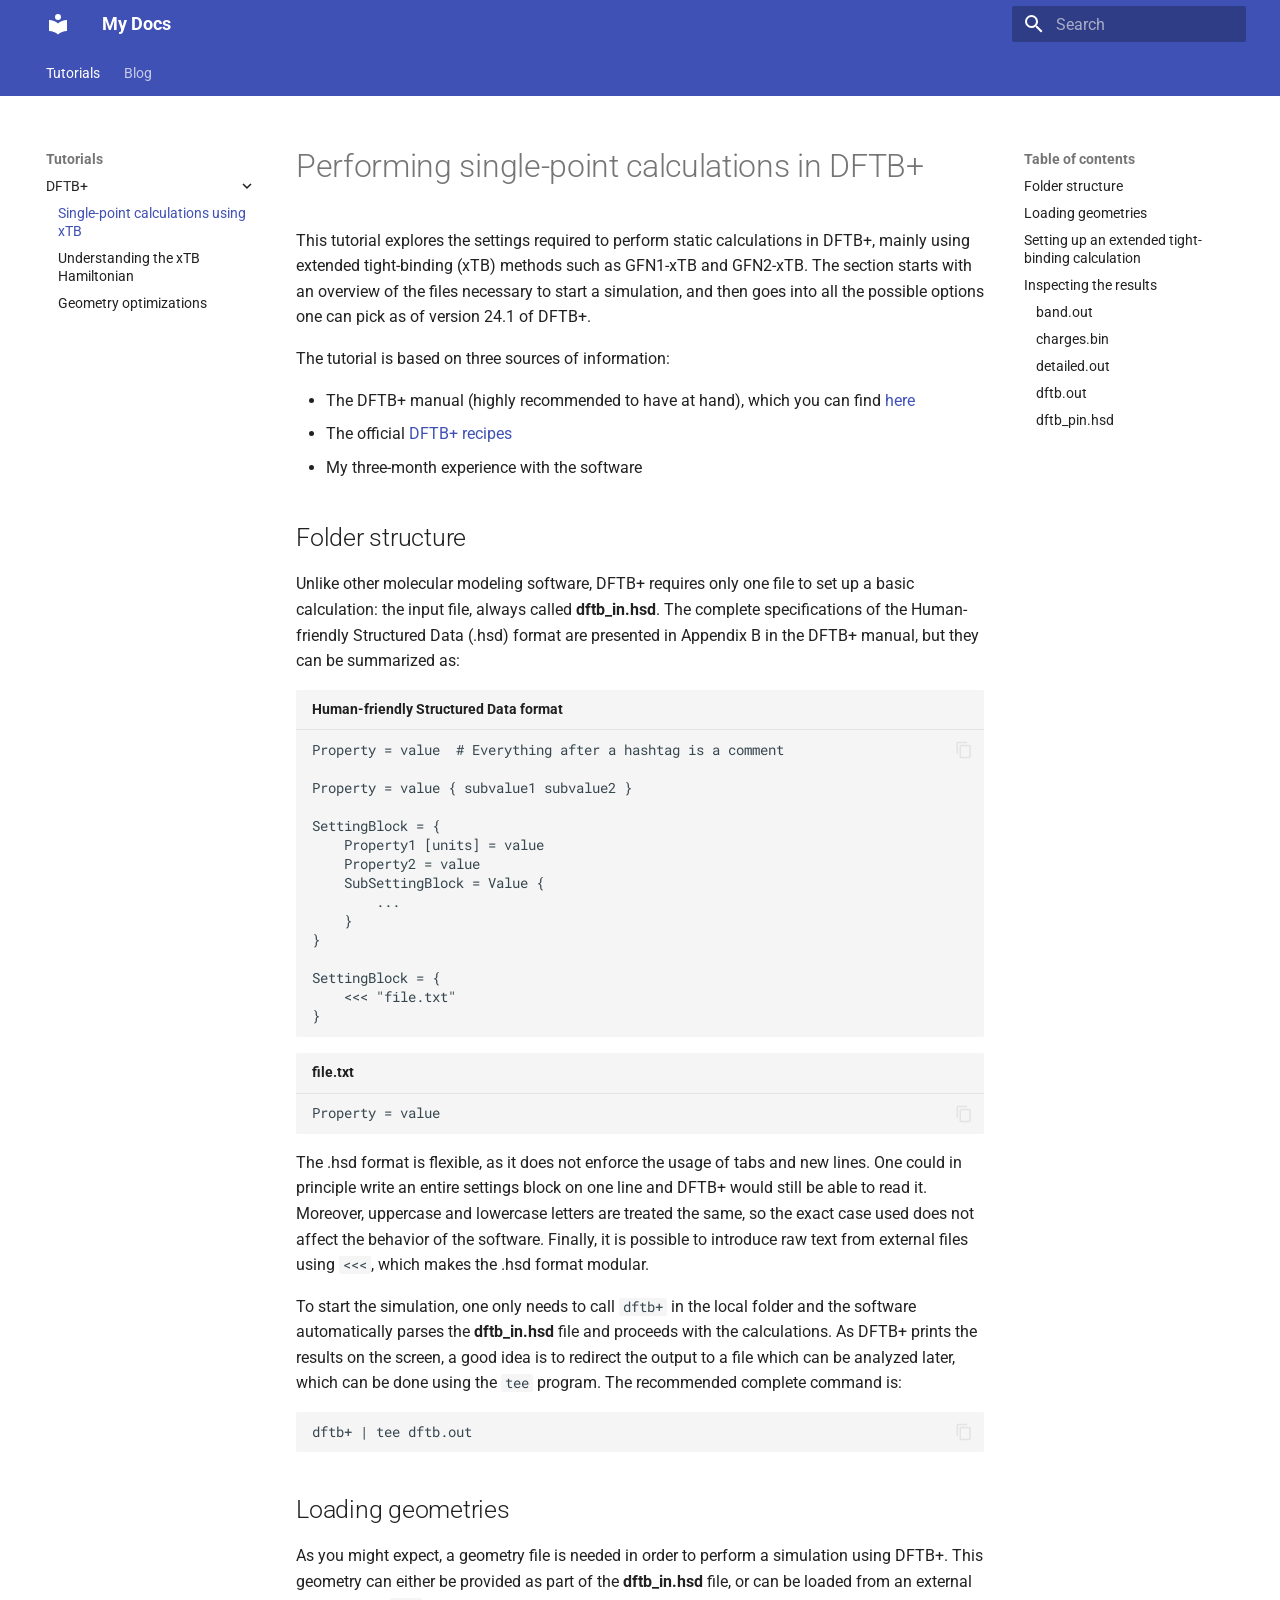
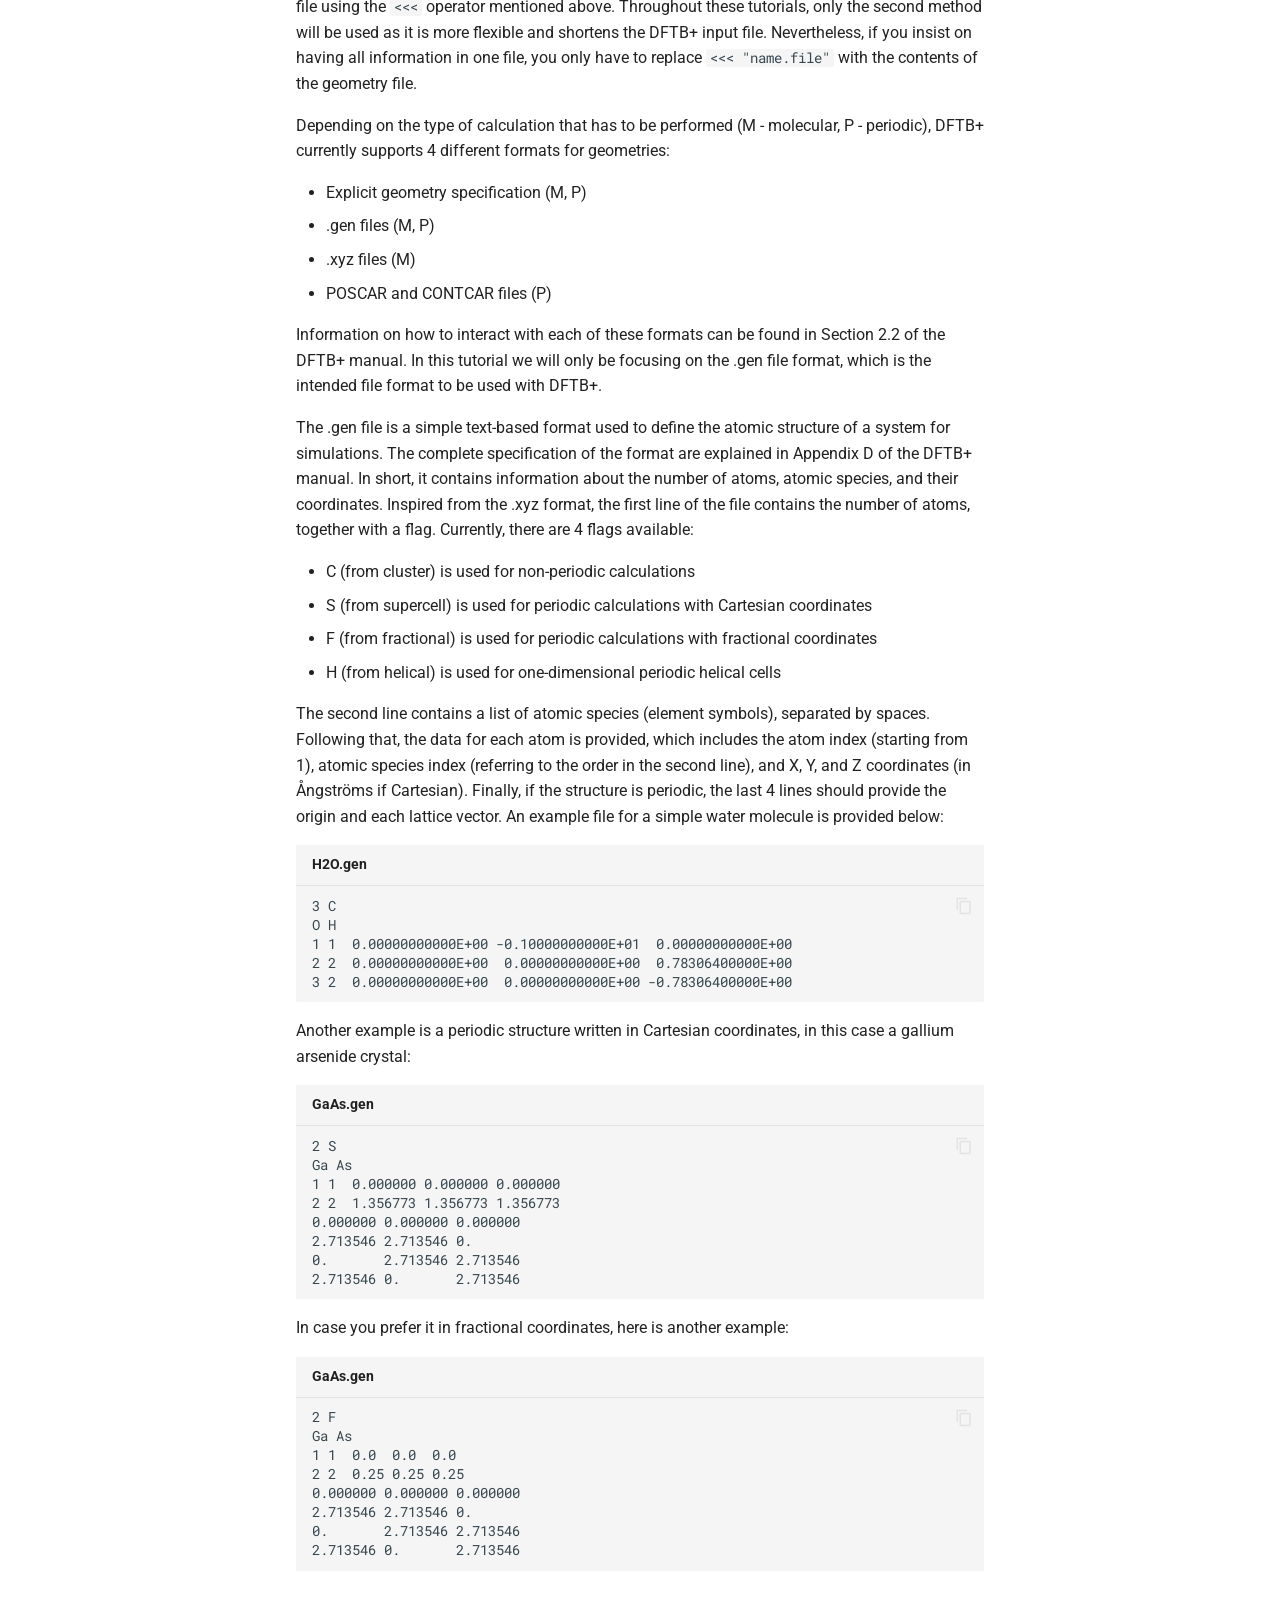
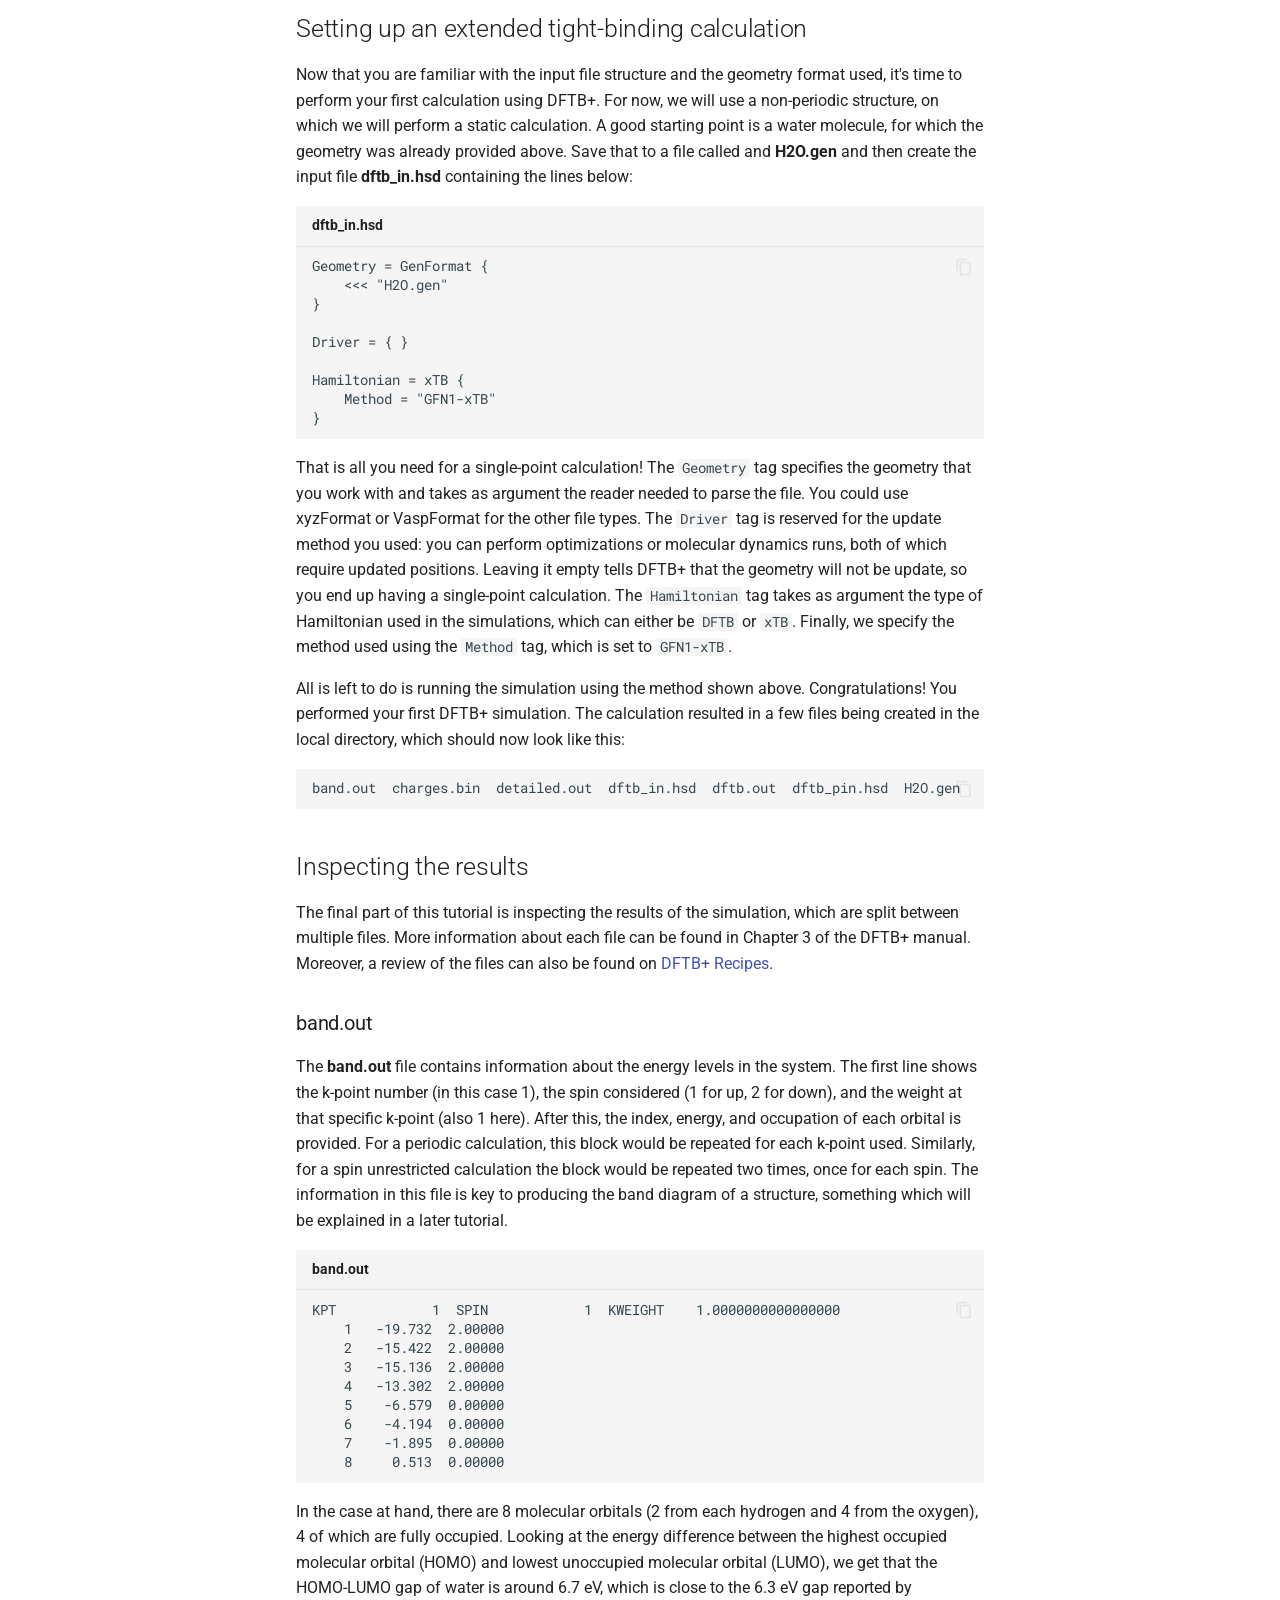
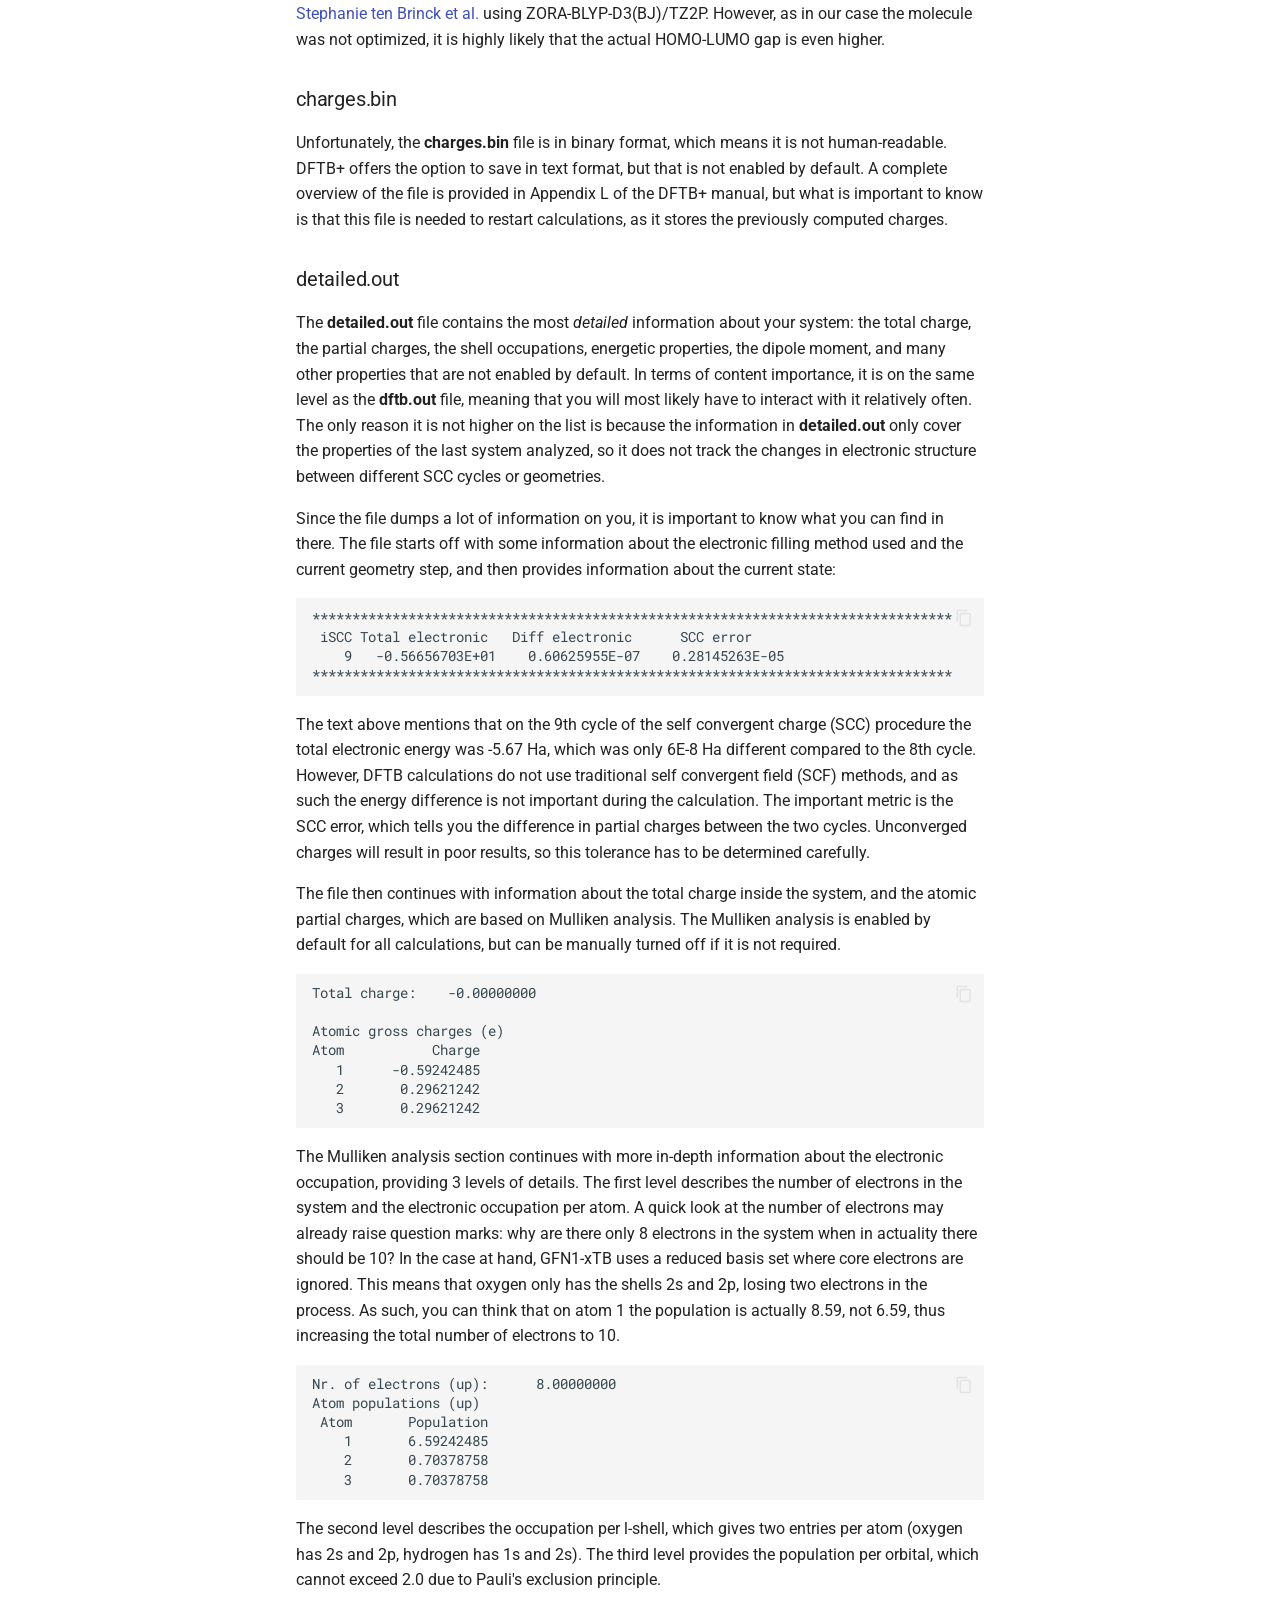
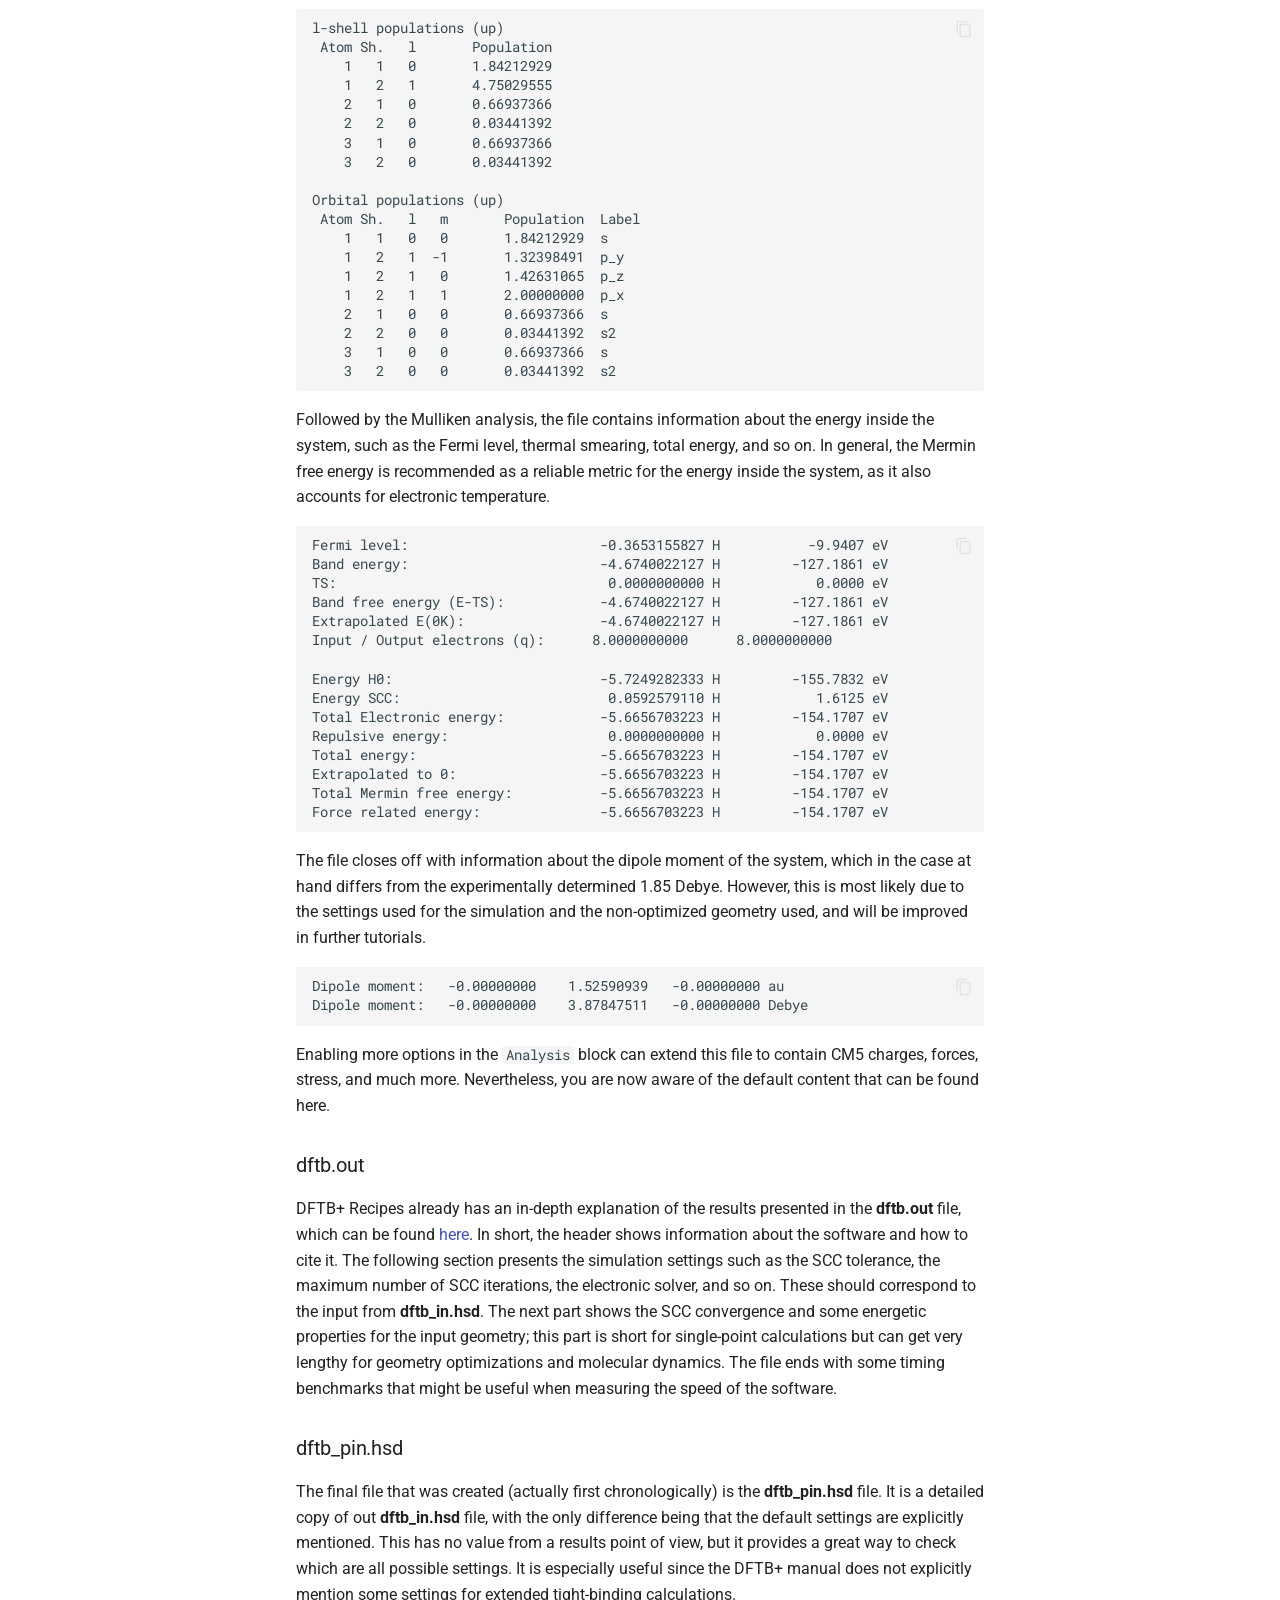
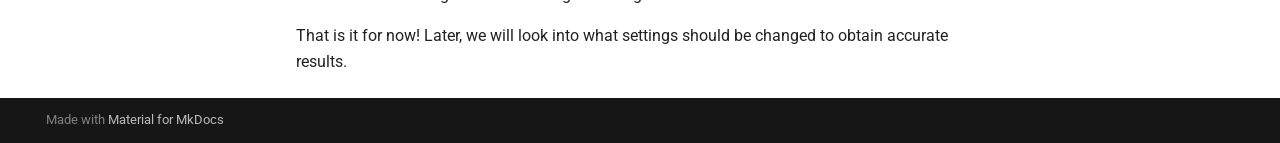
<file: dftbp/single-point/index.html>
<!doctype html>
<html lang="en" class="no-js">
  <head>
    
      <meta charset="utf-8">
      <meta name="viewport" content="width=device-width,initial-scale=1">
      
      
      
      
      
        <link rel="next" href="../xtb-hamiltonian/">
      
      
      <link rel="icon" href="../../assets/images/favicon.png">
      <meta name="generator" content="mkdocs-1.6.1, mkdocs-material-9.6.22">
    
    
      
        <title>Single-point calculations using xTB - My Docs</title>
      
    
    
      <link rel="stylesheet" href="../../assets/stylesheets/main.84d31ad4.min.css">
      
      


    
    
      
    
    
      
        
        
        <link rel="preconnect" href="https://fonts.gstatic.com" crossorigin>
        <link rel="stylesheet" href="https://fonts.googleapis.com/css?family=Roboto:300,300i,400,400i,700,700i%7CRoboto+Mono:400,400i,700,700i&display=fallback">
        <style>:root{--md-text-font:"Roboto";--md-code-font:"Roboto Mono"}</style>
      
    
    
    <script>__md_scope=new URL("../..",location),__md_hash=e=>[...e].reduce(((e,_)=>(e<<5)-e+_.charCodeAt(0)),0),__md_get=(e,_=localStorage,t=__md_scope)=>JSON.parse(_.getItem(t.pathname+"."+e)),__md_set=(e,_,t=localStorage,a=__md_scope)=>{try{t.setItem(a.pathname+"."+e,JSON.stringify(_))}catch(e){}}</script>
    
      

    
    
    
  </head>
  
  
    <body dir="ltr">
  
    
    <input class="md-toggle" data-md-toggle="drawer" type="checkbox" id="__drawer" autocomplete="off">
    <input class="md-toggle" data-md-toggle="search" type="checkbox" id="__search" autocomplete="off">
    <label class="md-overlay" for="__drawer"></label>
    <div data-md-component="skip">
      
        
        <a href="#performing-single-point-calculations-in-dftb" class="md-skip">
          Skip to content
        </a>
      
    </div>
    <div data-md-component="announce">
      
    </div>
    
    
      

<header class="md-header" data-md-component="header">
  <nav class="md-header__inner md-grid" aria-label="Header">
    <a href="../.." title="My Docs" class="md-header__button md-logo" aria-label="My Docs" data-md-component="logo">
      
  
  <svg xmlns="http://www.w3.org/2000/svg" viewBox="0 0 24 24"><path d="M12 8a3 3 0 0 0 3-3 3 3 0 0 0-3-3 3 3 0 0 0-3 3 3 3 0 0 0 3 3m0 3.54C9.64 9.35 6.5 8 3 8v11c3.5 0 6.64 1.35 9 3.54 2.36-2.19 5.5-3.54 9-3.54V8c-3.5 0-6.64 1.35-9 3.54"/></svg>

    </a>
    <label class="md-header__button md-icon" for="__drawer">
      
      <svg xmlns="http://www.w3.org/2000/svg" viewBox="0 0 24 24"><path d="M3 6h18v2H3zm0 5h18v2H3zm0 5h18v2H3z"/></svg>
    </label>
    <div class="md-header__title" data-md-component="header-title">
      <div class="md-header__ellipsis">
        <div class="md-header__topic">
          <span class="md-ellipsis">
            My Docs
          </span>
        </div>
        <div class="md-header__topic" data-md-component="header-topic">
          <span class="md-ellipsis">
            
              Single-point calculations using xTB
            
          </span>
        </div>
      </div>
    </div>
    
    
      <script>var palette=__md_get("__palette");if(palette&&palette.color){if("(prefers-color-scheme)"===palette.color.media){var media=matchMedia("(prefers-color-scheme: light)"),input=document.querySelector(media.matches?"[data-md-color-media='(prefers-color-scheme: light)']":"[data-md-color-media='(prefers-color-scheme: dark)']");palette.color.media=input.getAttribute("data-md-color-media"),palette.color.scheme=input.getAttribute("data-md-color-scheme"),palette.color.primary=input.getAttribute("data-md-color-primary"),palette.color.accent=input.getAttribute("data-md-color-accent")}for(var[key,value]of Object.entries(palette.color))document.body.setAttribute("data-md-color-"+key,value)}</script>
    
    
    
      
      
        <label class="md-header__button md-icon" for="__search">
          
          <svg xmlns="http://www.w3.org/2000/svg" viewBox="0 0 24 24"><path d="M9.5 3A6.5 6.5 0 0 1 16 9.5c0 1.61-.59 3.09-1.56 4.23l.27.27h.79l5 5-1.5 1.5-5-5v-.79l-.27-.27A6.52 6.52 0 0 1 9.5 16 6.5 6.5 0 0 1 3 9.5 6.5 6.5 0 0 1 9.5 3m0 2C7 5 5 7 5 9.5S7 14 9.5 14 14 12 14 9.5 12 5 9.5 5"/></svg>
        </label>
        <div class="md-search" data-md-component="search" role="dialog">
  <label class="md-search__overlay" for="__search"></label>
  <div class="md-search__inner" role="search">
    <form class="md-search__form" name="search">
      <input type="text" class="md-search__input" name="query" aria-label="Search" placeholder="Search" autocapitalize="off" autocorrect="off" autocomplete="off" spellcheck="false" data-md-component="search-query" required>
      <label class="md-search__icon md-icon" for="__search">
        
        <svg xmlns="http://www.w3.org/2000/svg" viewBox="0 0 24 24"><path d="M9.5 3A6.5 6.5 0 0 1 16 9.5c0 1.61-.59 3.09-1.56 4.23l.27.27h.79l5 5-1.5 1.5-5-5v-.79l-.27-.27A6.52 6.52 0 0 1 9.5 16 6.5 6.5 0 0 1 3 9.5 6.5 6.5 0 0 1 9.5 3m0 2C7 5 5 7 5 9.5S7 14 9.5 14 14 12 14 9.5 12 5 9.5 5"/></svg>
        
        <svg xmlns="http://www.w3.org/2000/svg" viewBox="0 0 24 24"><path d="M20 11v2H8l5.5 5.5-1.42 1.42L4.16 12l7.92-7.92L13.5 5.5 8 11z"/></svg>
      </label>
      <nav class="md-search__options" aria-label="Search">
        
        <button type="reset" class="md-search__icon md-icon" title="Clear" aria-label="Clear" tabindex="-1">
          
          <svg xmlns="http://www.w3.org/2000/svg" viewBox="0 0 24 24"><path d="M19 6.41 17.59 5 12 10.59 6.41 5 5 6.41 10.59 12 5 17.59 6.41 19 12 13.41 17.59 19 19 17.59 13.41 12z"/></svg>
        </button>
      </nav>
      
    </form>
    <div class="md-search__output">
      <div class="md-search__scrollwrap" tabindex="0" data-md-scrollfix>
        <div class="md-search-result" data-md-component="search-result">
          <div class="md-search-result__meta">
            Initializing search
          </div>
          <ol class="md-search-result__list" role="presentation"></ol>
        </div>
      </div>
    </div>
  </div>
</div>
      
    
    
  </nav>
  
</header>
    
    <div class="md-container" data-md-component="container">
      
      
        
          
            
<nav class="md-tabs" aria-label="Tabs" data-md-component="tabs">
  <div class="md-grid">
    <ul class="md-tabs__list">
      
        
  
  
  
    
  
  
    
    
      
  
  
  
    
  
  
    
    
      <li class="md-tabs__item md-tabs__item--active">
        <a href="./" class="md-tabs__link">
          
  
  
  Tutorials

        </a>
      </li>
    
  

    
  

      
        
  
  
  
  
    <li class="md-tabs__item">
      <a href="../../blog/" class="md-tabs__link">
        
  
  
    
  
  Blog

      </a>
    </li>
  

      
    </ul>
  </div>
</nav>
          
        
      
      <main class="md-main" data-md-component="main">
        <div class="md-main__inner md-grid">
          
            
              
              <div class="md-sidebar md-sidebar--primary" data-md-component="sidebar" data-md-type="navigation" >
                <div class="md-sidebar__scrollwrap">
                  <div class="md-sidebar__inner">
                    


  


<nav class="md-nav md-nav--primary md-nav--lifted" aria-label="Navigation" data-md-level="0">
  <label class="md-nav__title" for="__drawer">
    <a href="../.." title="My Docs" class="md-nav__button md-logo" aria-label="My Docs" data-md-component="logo">
      
  
  <svg xmlns="http://www.w3.org/2000/svg" viewBox="0 0 24 24"><path d="M12 8a3 3 0 0 0 3-3 3 3 0 0 0-3-3 3 3 0 0 0-3 3 3 3 0 0 0 3 3m0 3.54C9.64 9.35 6.5 8 3 8v11c3.5 0 6.64 1.35 9 3.54 2.36-2.19 5.5-3.54 9-3.54V8c-3.5 0-6.64 1.35-9 3.54"/></svg>

    </a>
    My Docs
  </label>
  
  <ul class="md-nav__list" data-md-scrollfix>
    
      
      
  
  
    
  
  
  
    
    
    
    
      
        
        
      
      
    
    
    <li class="md-nav__item md-nav__item--active md-nav__item--section md-nav__item--nested">
      
        
        
        <input class="md-nav__toggle md-toggle " type="checkbox" id="__nav_1" checked>
        
          
          <label class="md-nav__link" for="__nav_1" id="__nav_1_label" tabindex="">
            
  
  
  <span class="md-ellipsis">
    Tutorials
    
  </span>
  

            <span class="md-nav__icon md-icon"></span>
          </label>
        
        <nav class="md-nav" data-md-level="1" aria-labelledby="__nav_1_label" aria-expanded="true">
          <label class="md-nav__title" for="__nav_1">
            <span class="md-nav__icon md-icon"></span>
            Tutorials
          </label>
          <ul class="md-nav__list" data-md-scrollfix>
            
              
                
  
  
    
  
  
  
    
    
    
    
      
      
    
    
    <li class="md-nav__item md-nav__item--active md-nav__item--nested">
      
        
        
        <input class="md-nav__toggle md-toggle " type="checkbox" id="__nav_1_1" checked>
        
          
          <label class="md-nav__link" for="__nav_1_1" id="__nav_1_1_label" tabindex="0">
            
  
  
  <span class="md-ellipsis">
    DFTB+
    
  </span>
  

            <span class="md-nav__icon md-icon"></span>
          </label>
        
        <nav class="md-nav" data-md-level="2" aria-labelledby="__nav_1_1_label" aria-expanded="true">
          <label class="md-nav__title" for="__nav_1_1">
            <span class="md-nav__icon md-icon"></span>
            DFTB+
          </label>
          <ul class="md-nav__list" data-md-scrollfix>
            
              
                
  
  
    
  
  
  
    <li class="md-nav__item md-nav__item--active">
      
      <input class="md-nav__toggle md-toggle" type="checkbox" id="__toc">
      
      
        
      
      
        <label class="md-nav__link md-nav__link--active" for="__toc">
          
  
  
  <span class="md-ellipsis">
    Single-point calculations using xTB
    
  </span>
  

          <span class="md-nav__icon md-icon"></span>
        </label>
      
      <a href="./" class="md-nav__link md-nav__link--active">
        
  
  
  <span class="md-ellipsis">
    Single-point calculations using xTB
    
  </span>
  

      </a>
      
        

<nav class="md-nav md-nav--secondary" aria-label="Table of contents">
  
  
  
    
  
  
    <label class="md-nav__title" for="__toc">
      <span class="md-nav__icon md-icon"></span>
      Table of contents
    </label>
    <ul class="md-nav__list" data-md-component="toc" data-md-scrollfix>
      
        <li class="md-nav__item">
  <a href="#folder-structure" class="md-nav__link">
    <span class="md-ellipsis">
      Folder structure
    </span>
  </a>
  
</li>
      
        <li class="md-nav__item">
  <a href="#loading-geometries" class="md-nav__link">
    <span class="md-ellipsis">
      Loading geometries
    </span>
  </a>
  
</li>
      
        <li class="md-nav__item">
  <a href="#setting-up-an-extended-tight-binding-calculation" class="md-nav__link">
    <span class="md-ellipsis">
      Setting up an extended tight-binding calculation
    </span>
  </a>
  
</li>
      
        <li class="md-nav__item">
  <a href="#inspecting-the-results" class="md-nav__link">
    <span class="md-ellipsis">
      Inspecting the results
    </span>
  </a>
  
    <nav class="md-nav" aria-label="Inspecting the results">
      <ul class="md-nav__list">
        
          <li class="md-nav__item">
  <a href="#bandout" class="md-nav__link">
    <span class="md-ellipsis">
      band.out
    </span>
  </a>
  
</li>
        
          <li class="md-nav__item">
  <a href="#chargesbin" class="md-nav__link">
    <span class="md-ellipsis">
      charges.bin
    </span>
  </a>
  
</li>
        
          <li class="md-nav__item">
  <a href="#detailedout" class="md-nav__link">
    <span class="md-ellipsis">
      detailed.out
    </span>
  </a>
  
</li>
        
          <li class="md-nav__item">
  <a href="#dftbout" class="md-nav__link">
    <span class="md-ellipsis">
      dftb.out
    </span>
  </a>
  
</li>
        
          <li class="md-nav__item">
  <a href="#dftb_pinhsd" class="md-nav__link">
    <span class="md-ellipsis">
      dftb_pin.hsd
    </span>
  </a>
  
</li>
        
      </ul>
    </nav>
  
</li>
      
    </ul>
  
</nav>
      
    </li>
  

              
            
              
                
  
  
  
  
    <li class="md-nav__item">
      <a href="../xtb-hamiltonian/" class="md-nav__link">
        
  
  
  <span class="md-ellipsis">
    Understanding the xTB Hamiltonian
    
  </span>
  

      </a>
    </li>
  

              
            
              
                
  
  
  
  
    <li class="md-nav__item">
      <a href="../geometry-optimization/" class="md-nav__link">
        
  
  
  <span class="md-ellipsis">
    Geometry optimizations
    
  </span>
  

      </a>
    </li>
  

              
            
          </ul>
        </nav>
      
    </li>
  

              
            
          </ul>
        </nav>
      
    </li>
  

    
      
      
  
  
  
    
  
  
    <li class="md-nav__item">
      <a href="../../blog/" class="md-nav__link">
        
  
  
  <span class="md-ellipsis">
    Blog
    
  </span>
  

      </a>
    </li>
  

    
  </ul>
</nav>
                  </div>
                </div>
              </div>
            
            
              
              <div class="md-sidebar md-sidebar--secondary" data-md-component="sidebar" data-md-type="toc" >
                <div class="md-sidebar__scrollwrap">
                  <div class="md-sidebar__inner">
                    

<nav class="md-nav md-nav--secondary" aria-label="Table of contents">
  
  
  
    
  
  
    <label class="md-nav__title" for="__toc">
      <span class="md-nav__icon md-icon"></span>
      Table of contents
    </label>
    <ul class="md-nav__list" data-md-component="toc" data-md-scrollfix>
      
        <li class="md-nav__item">
  <a href="#folder-structure" class="md-nav__link">
    <span class="md-ellipsis">
      Folder structure
    </span>
  </a>
  
</li>
      
        <li class="md-nav__item">
  <a href="#loading-geometries" class="md-nav__link">
    <span class="md-ellipsis">
      Loading geometries
    </span>
  </a>
  
</li>
      
        <li class="md-nav__item">
  <a href="#setting-up-an-extended-tight-binding-calculation" class="md-nav__link">
    <span class="md-ellipsis">
      Setting up an extended tight-binding calculation
    </span>
  </a>
  
</li>
      
        <li class="md-nav__item">
  <a href="#inspecting-the-results" class="md-nav__link">
    <span class="md-ellipsis">
      Inspecting the results
    </span>
  </a>
  
    <nav class="md-nav" aria-label="Inspecting the results">
      <ul class="md-nav__list">
        
          <li class="md-nav__item">
  <a href="#bandout" class="md-nav__link">
    <span class="md-ellipsis">
      band.out
    </span>
  </a>
  
</li>
        
          <li class="md-nav__item">
  <a href="#chargesbin" class="md-nav__link">
    <span class="md-ellipsis">
      charges.bin
    </span>
  </a>
  
</li>
        
          <li class="md-nav__item">
  <a href="#detailedout" class="md-nav__link">
    <span class="md-ellipsis">
      detailed.out
    </span>
  </a>
  
</li>
        
          <li class="md-nav__item">
  <a href="#dftbout" class="md-nav__link">
    <span class="md-ellipsis">
      dftb.out
    </span>
  </a>
  
</li>
        
          <li class="md-nav__item">
  <a href="#dftb_pinhsd" class="md-nav__link">
    <span class="md-ellipsis">
      dftb_pin.hsd
    </span>
  </a>
  
</li>
        
      </ul>
    </nav>
  
</li>
      
    </ul>
  
</nav>
                  </div>
                </div>
              </div>
            
          
          
            <div class="md-content" data-md-component="content">
              <article class="md-content__inner md-typeset">
                
                  



<h1 id="performing-single-point-calculations-in-dftb">Performing single-point calculations in DFTB+</h1>
<p>This tutorial explores the settings required to perform static calculations in DFTB+,
mainly using extended tight-binding (xTB) methods such as GFN1-xTB and GFN2-xTB.
The section starts with an overview of the files necessary to start a simulation, and
then goes into all the possible options one can pick as of version 24.1 of DFTB+.</p>
<p>The tutorial is based on three sources of information:</p>
<ul>
<li>The DFTB+ manual (highly recommended to have at hand), which you can find 
<a href="https://github.com/dftbplus/dftbplus/releases/download/24.1/manual.pdf">here</a></li>
<li>The official <a href="https://dftbplus-recipes.readthedocs.io/en/latest/index.html">DFTB+ recipes</a></li>
<li>My three-month experience with the software</li>
</ul>
<!-- more -->

<h2 id="folder-structure">Folder structure</h2>
<p>Unlike other molecular modeling software, DFTB+ requires only one file to set up a 
basic calculation: the input file, always called <strong>dftb_in.hsd</strong>. The complete 
specifications of the Human-friendly Structured Data (.hsd) format are presented in 
Appendix B in the DFTB+ manual, but they can be summarized as:</p>
<div class="language-text highlight"><span class="filename">Human-friendly Structured Data format</span><pre><span></span><code><span id="__span-0-1"><a id="__codelineno-0-1" name="__codelineno-0-1" href="#__codelineno-0-1"></a>Property = value  # Everything after a hashtag is a comment
</span><span id="__span-0-2"><a id="__codelineno-0-2" name="__codelineno-0-2" href="#__codelineno-0-2"></a>
</span><span id="__span-0-3"><a id="__codelineno-0-3" name="__codelineno-0-3" href="#__codelineno-0-3"></a>Property = value { subvalue1 subvalue2 }
</span><span id="__span-0-4"><a id="__codelineno-0-4" name="__codelineno-0-4" href="#__codelineno-0-4"></a>
</span><span id="__span-0-5"><a id="__codelineno-0-5" name="__codelineno-0-5" href="#__codelineno-0-5"></a>SettingBlock = {
</span><span id="__span-0-6"><a id="__codelineno-0-6" name="__codelineno-0-6" href="#__codelineno-0-6"></a>    Property1 [units] = value
</span><span id="__span-0-7"><a id="__codelineno-0-7" name="__codelineno-0-7" href="#__codelineno-0-7"></a>    Property2 = value
</span><span id="__span-0-8"><a id="__codelineno-0-8" name="__codelineno-0-8" href="#__codelineno-0-8"></a>    SubSettingBlock = Value {
</span><span id="__span-0-9"><a id="__codelineno-0-9" name="__codelineno-0-9" href="#__codelineno-0-9"></a>        ...
</span><span id="__span-0-10"><a id="__codelineno-0-10" name="__codelineno-0-10" href="#__codelineno-0-10"></a>    }
</span><span id="__span-0-11"><a id="__codelineno-0-11" name="__codelineno-0-11" href="#__codelineno-0-11"></a>}
</span><span id="__span-0-12"><a id="__codelineno-0-12" name="__codelineno-0-12" href="#__codelineno-0-12"></a>
</span><span id="__span-0-13"><a id="__codelineno-0-13" name="__codelineno-0-13" href="#__codelineno-0-13"></a>SettingBlock = {
</span><span id="__span-0-14"><a id="__codelineno-0-14" name="__codelineno-0-14" href="#__codelineno-0-14"></a>    &lt;&lt;&lt; &quot;file.txt&quot;
</span><span id="__span-0-15"><a id="__codelineno-0-15" name="__codelineno-0-15" href="#__codelineno-0-15"></a>}
</span></code></pre></div>
<div class="language-text highlight"><span class="filename">file.txt</span><pre><span></span><code><span id="__span-1-1"><a id="__codelineno-1-1" name="__codelineno-1-1" href="#__codelineno-1-1"></a>Property = value
</span></code></pre></div>
<p>The .hsd format is flexible, as it does not enforce the usage of tabs and new lines. 
One could in principle write an entire settings block on one line and DFTB+ would 
still be able to read it. Moreover, uppercase and lowercase letters are treated the 
same, so the exact case used does not affect the behavior of the software. Finally, 
it is possible to introduce raw text from external files using <code>&lt;&lt;&lt;</code>, which makes the
.hsd format modular.</p>
<p>To start the simulation, one only needs to call <code>dftb+</code> in the local folder and the
software automatically parses the <strong>dftb_in.hsd</strong> file and proceeds with the 
calculations. As DFTB+ prints the results on the screen, a good idea is to redirect
the output to a file which can be analyzed later, which can be done using the <code>tee</code>
program. The recommended complete command is:</p>
<div class="language-text highlight"><pre><span></span><code><span id="__span-2-1"><a id="__codelineno-2-1" name="__codelineno-2-1" href="#__codelineno-2-1"></a>dftb+ | tee dftb.out
</span></code></pre></div>
<h2 id="loading-geometries">Loading geometries</h2>
<p>As you might expect, a geometry file is needed in order to perform a simulation using 
DFTB+. This geometry can either be provided as part of the <strong>dftb_in.hsd</strong> file, or
can be loaded from an external file using the <code>&lt;&lt;&lt;</code> operator mentioned above. 
Throughout these tutorials, only the second method will be used as it is more
flexible and shortens the DFTB+ input file. Nevertheless, if you insist on having all
information in one file, you only have to replace <code>&lt;&lt;&lt; "name.file"</code> with the contents 
of the geometry file.</p>
<p>Depending on the type of calculation that has to be performed (M - molecular, 
P - periodic), DFTB+ currently supports 4 different formats for geometries:</p>
<ul>
<li>Explicit geometry specification (M, P)</li>
<li>.gen files (M, P)</li>
<li>.xyz files (M)</li>
<li>POSCAR and CONTCAR files (P)</li>
</ul>
<p>Information on how to interact with each of these formats can be found in Section 2.2 
of the DFTB+ manual. In this tutorial we will only be focusing on the .gen file 
format, which is the intended file format to be used with DFTB+. </p>
<p>The .gen file is a simple text-based format used to define the atomic structure of a 
system for simulations. The complete specification of the format are explained in
Appendix D of the DFTB+ manual. In short, it contains information about the number of 
atoms, atomic species, and their coordinates. Inspired from the .xyz format, the 
first line of the file contains the number of atoms, together with a flag. Currently, 
there are 4 flags available:</p>
<ul>
<li>C (from cluster) is used for non-periodic calculations</li>
<li>S (from supercell) is used for periodic calculations with Cartesian coordinates</li>
<li>F (from fractional) is used for periodic calculations with fractional coordinates</li>
<li>H (from helical) is used for one-dimensional periodic helical cells</li>
</ul>
<p>The second line contains a list of atomic species (element symbols), separated by 
spaces. Following that, the data for each atom is provided, which includes the atom 
index (starting from 1), atomic species index (referring to the order in the second 
line), and X, Y, and Z coordinates (in Ångströms if Cartesian). Finally, if the 
structure is periodic, the last 4 lines should provide the origin and each lattice
vector. An example file for a simple water molecule is provided below:</p>
<div class="language-text highlight"><span class="filename">H2O.gen</span><pre><span></span><code><span id="__span-3-1"><a id="__codelineno-3-1" name="__codelineno-3-1" href="#__codelineno-3-1"></a>3 C
</span><span id="__span-3-2"><a id="__codelineno-3-2" name="__codelineno-3-2" href="#__codelineno-3-2"></a>O H
</span><span id="__span-3-3"><a id="__codelineno-3-3" name="__codelineno-3-3" href="#__codelineno-3-3"></a>1 1  0.00000000000E+00 -0.10000000000E+01  0.00000000000E+00
</span><span id="__span-3-4"><a id="__codelineno-3-4" name="__codelineno-3-4" href="#__codelineno-3-4"></a>2 2  0.00000000000E+00  0.00000000000E+00  0.78306400000E+00
</span><span id="__span-3-5"><a id="__codelineno-3-5" name="__codelineno-3-5" href="#__codelineno-3-5"></a>3 2  0.00000000000E+00  0.00000000000E+00 -0.78306400000E+00
</span></code></pre></div>
<p>Another example is a periodic structure written in Cartesian coordinates, in this
case a gallium arsenide crystal:</p>
<div class="language-text highlight"><span class="filename">GaAs.gen</span><pre><span></span><code><span id="__span-4-1"><a id="__codelineno-4-1" name="__codelineno-4-1" href="#__codelineno-4-1"></a>2 S
</span><span id="__span-4-2"><a id="__codelineno-4-2" name="__codelineno-4-2" href="#__codelineno-4-2"></a>Ga As
</span><span id="__span-4-3"><a id="__codelineno-4-3" name="__codelineno-4-3" href="#__codelineno-4-3"></a>1 1  0.000000 0.000000 0.000000
</span><span id="__span-4-4"><a id="__codelineno-4-4" name="__codelineno-4-4" href="#__codelineno-4-4"></a>2 2  1.356773 1.356773 1.356773
</span><span id="__span-4-5"><a id="__codelineno-4-5" name="__codelineno-4-5" href="#__codelineno-4-5"></a>0.000000 0.000000 0.000000
</span><span id="__span-4-6"><a id="__codelineno-4-6" name="__codelineno-4-6" href="#__codelineno-4-6"></a>2.713546 2.713546 0.
</span><span id="__span-4-7"><a id="__codelineno-4-7" name="__codelineno-4-7" href="#__codelineno-4-7"></a>0.       2.713546 2.713546
</span><span id="__span-4-8"><a id="__codelineno-4-8" name="__codelineno-4-8" href="#__codelineno-4-8"></a>2.713546 0.       2.713546
</span></code></pre></div>
<p>In case you prefer it in fractional coordinates, here is another example:</p>
<div class="language-text highlight"><span class="filename">GaAs.gen</span><pre><span></span><code><span id="__span-5-1"><a id="__codelineno-5-1" name="__codelineno-5-1" href="#__codelineno-5-1"></a>2 F
</span><span id="__span-5-2"><a id="__codelineno-5-2" name="__codelineno-5-2" href="#__codelineno-5-2"></a>Ga As
</span><span id="__span-5-3"><a id="__codelineno-5-3" name="__codelineno-5-3" href="#__codelineno-5-3"></a>1 1  0.0  0.0  0.0
</span><span id="__span-5-4"><a id="__codelineno-5-4" name="__codelineno-5-4" href="#__codelineno-5-4"></a>2 2  0.25 0.25 0.25
</span><span id="__span-5-5"><a id="__codelineno-5-5" name="__codelineno-5-5" href="#__codelineno-5-5"></a>0.000000 0.000000 0.000000
</span><span id="__span-5-6"><a id="__codelineno-5-6" name="__codelineno-5-6" href="#__codelineno-5-6"></a>2.713546 2.713546 0.
</span><span id="__span-5-7"><a id="__codelineno-5-7" name="__codelineno-5-7" href="#__codelineno-5-7"></a>0.       2.713546 2.713546
</span><span id="__span-5-8"><a id="__codelineno-5-8" name="__codelineno-5-8" href="#__codelineno-5-8"></a>2.713546 0.       2.713546
</span></code></pre></div>
<h2 id="setting-up-an-extended-tight-binding-calculation">Setting up an extended tight-binding calculation</h2>
<p>Now that you are familiar with the input file structure and the geometry format used,
it's time to perform your first calculation using DFTB+. For now, we will use a 
non-periodic structure, on which we will perform a static calculation. A good 
starting point is a water molecule, for which the geometry was already provided above.
Save that to a file called and <strong>H2O.gen</strong> and then create the input file 
<strong>dftb_in.hsd</strong> containing the lines below:</p>
<div class="language-text highlight"><span class="filename">dftb_in.hsd</span><pre><span></span><code><span id="__span-6-1"><a id="__codelineno-6-1" name="__codelineno-6-1" href="#__codelineno-6-1"></a>Geometry = GenFormat {
</span><span id="__span-6-2"><a id="__codelineno-6-2" name="__codelineno-6-2" href="#__codelineno-6-2"></a>    &lt;&lt;&lt; &quot;H2O.gen&quot;
</span><span id="__span-6-3"><a id="__codelineno-6-3" name="__codelineno-6-3" href="#__codelineno-6-3"></a>}
</span><span id="__span-6-4"><a id="__codelineno-6-4" name="__codelineno-6-4" href="#__codelineno-6-4"></a>
</span><span id="__span-6-5"><a id="__codelineno-6-5" name="__codelineno-6-5" href="#__codelineno-6-5"></a>Driver = { }
</span><span id="__span-6-6"><a id="__codelineno-6-6" name="__codelineno-6-6" href="#__codelineno-6-6"></a>
</span><span id="__span-6-7"><a id="__codelineno-6-7" name="__codelineno-6-7" href="#__codelineno-6-7"></a>Hamiltonian = xTB {
</span><span id="__span-6-8"><a id="__codelineno-6-8" name="__codelineno-6-8" href="#__codelineno-6-8"></a>    Method = &quot;GFN1-xTB&quot;
</span><span id="__span-6-9"><a id="__codelineno-6-9" name="__codelineno-6-9" href="#__codelineno-6-9"></a>}
</span></code></pre></div>
<p>That is all you need for a single-point calculation! The <code>Geometry</code> tag specifies the
geometry that you work with and takes as argument the reader needed to parse the file.
You could use xyzFormat or VaspFormat for the other file types. The <code>Driver</code> tag is 
reserved for the update method you used: you can perform optimizations or molecular 
dynamics runs, both of which require updated positions. Leaving it empty tells DFTB+ 
that the geometry will not be update, so you end up having a single-point calculation. 
The <code>Hamiltonian</code> tag takes as argument the type of Hamiltonian used in the 
simulations, which can either be <code>DFTB</code> or <code>xTB</code>. Finally, we specify the method used
using the <code>Method</code> tag, which is set to <code>GFN1-xTB</code>. </p>
<p>All is left to do is running the simulation using the method shown above.
Congratulations! You performed your first DFTB+ simulation. The calculation resulted
in a few files being created in the local directory, which should now look like this:</p>
<div class="language-text highlight"><pre><span></span><code><span id="__span-7-1"><a id="__codelineno-7-1" name="__codelineno-7-1" href="#__codelineno-7-1"></a>band.out  charges.bin  detailed.out  dftb_in.hsd  dftb.out  dftb_pin.hsd  H2O.gen
</span></code></pre></div>
<h2 id="inspecting-the-results">Inspecting the results</h2>
<p>The final part of this tutorial is inspecting the results of the simulation, which
are split between multiple files. More information about each file can be found in 
Chapter 3 of the DFTB+ manual. Moreover, a review of the files can also be found on
<a href="https://dftbplus-recipes.readthedocs.io/en/latest/basics/firstcalc.html">DFTB+ Recipes</a>.</p>
<h3 id="bandout">band.out</h3>
<p>The <strong>band.out</strong> file contains information about the energy levels in the system.
The first line shows the k-point number (in this case 1), the spin considered (1 for
up, 2 for down), and the weight at that specific k-point (also 1 here). After this,
the index, energy, and occupation of each orbital is provided. For a periodic
calculation, this block would be repeated for each k-point used. Similarly, for a 
spin unrestricted calculation the block would be repeated two times, once for each
spin. The information in this file is key to producing the band diagram of a 
structure, something which will be explained in a later tutorial.</p>
<div class="language-text highlight"><span class="filename">band.out</span><pre><span></span><code><span id="__span-8-1"><a id="__codelineno-8-1" name="__codelineno-8-1" href="#__codelineno-8-1"></a>KPT            1  SPIN            1  KWEIGHT    1.0000000000000000
</span><span id="__span-8-2"><a id="__codelineno-8-2" name="__codelineno-8-2" href="#__codelineno-8-2"></a>    1   -19.732  2.00000
</span><span id="__span-8-3"><a id="__codelineno-8-3" name="__codelineno-8-3" href="#__codelineno-8-3"></a>    2   -15.422  2.00000
</span><span id="__span-8-4"><a id="__codelineno-8-4" name="__codelineno-8-4" href="#__codelineno-8-4"></a>    3   -15.136  2.00000
</span><span id="__span-8-5"><a id="__codelineno-8-5" name="__codelineno-8-5" href="#__codelineno-8-5"></a>    4   -13.302  2.00000
</span><span id="__span-8-6"><a id="__codelineno-8-6" name="__codelineno-8-6" href="#__codelineno-8-6"></a>    5    -6.579  0.00000
</span><span id="__span-8-7"><a id="__codelineno-8-7" name="__codelineno-8-7" href="#__codelineno-8-7"></a>    6    -4.194  0.00000
</span><span id="__span-8-8"><a id="__codelineno-8-8" name="__codelineno-8-8" href="#__codelineno-8-8"></a>    7    -1.895  0.00000
</span><span id="__span-8-9"><a id="__codelineno-8-9" name="__codelineno-8-9" href="#__codelineno-8-9"></a>    8     0.513  0.00000
</span></code></pre></div>
<p>In the case at hand, there are 8 molecular orbitals (2 from each hydrogen and 4 from 
the oxygen), 4 of which are fully occupied. Looking at the energy difference between 
the highest occupied molecular orbital (HOMO) and lowest unoccupied molecular orbital 
(LUMO), we get that the HOMO-LUMO gap of water is around 6.7 eV, which is close to 
the 6.3 eV gap reported by <a href="https://doi.org/10.1021/acsearthspacechem.1c00433">Stephanie ten Brinck et al.</a>
using ZORA-BLYP-D3(BJ)/TZ2P. However, as in our case the molecule was not optimized, 
it is highly likely that the actual HOMO-LUMO gap is even higher.</p>
<h3 id="chargesbin">charges.bin</h3>
<p>Unfortunately, the <strong>charges.bin</strong> file is in binary format, which means it is not
human-readable. DFTB+ offers the option to save in text format, but that is not
enabled by default. A complete overview of the file is provided in Appendix L of the
DFTB+ manual, but what is important to know is that this file is needed to restart 
calculations, as it stores the previously computed charges.</p>
<h3 id="detailedout">detailed.out</h3>
<p>The <strong>detailed.out</strong> file contains the most <em>detailed</em> information about your system:
the total charge, the partial charges, the shell occupations, energetic properties, 
the dipole moment, and many other properties that are not enabled by default. In
terms of content importance, it is on the same level as the <strong>dftb.out</strong> file,
meaning that you will most likely have to interact with it relatively often. The only
reason it is not higher on the list is because the information in <strong>detailed.out</strong>
only cover the properties of the last system analyzed, so it does not track the
changes in electronic structure between different SCC cycles or geometries. </p>
<p>Since the file dumps a lot of information on you, it is important to know what you 
can find in there. The file starts off with some information about the electronic 
filling method used and the current geometry step, and then provides information
about the current state:</p>
<div class="language-text highlight"><pre><span></span><code><span id="__span-9-1"><a id="__codelineno-9-1" name="__codelineno-9-1" href="#__codelineno-9-1"></a>********************************************************************************
</span><span id="__span-9-2"><a id="__codelineno-9-2" name="__codelineno-9-2" href="#__codelineno-9-2"></a> iSCC Total electronic   Diff electronic      SCC error
</span><span id="__span-9-3"><a id="__codelineno-9-3" name="__codelineno-9-3" href="#__codelineno-9-3"></a>    9   -0.56656703E+01    0.60625955E-07    0.28145263E-05
</span><span id="__span-9-4"><a id="__codelineno-9-4" name="__codelineno-9-4" href="#__codelineno-9-4"></a>********************************************************************************
</span></code></pre></div>
<p>The text above mentions that on the 9th cycle of the self convergent charge (SCC)
procedure the total electronic energy was -5.67 Ha, which was only 6E-8 Ha different
compared to the 8th cycle. However, DFTB calculations do not use traditional
self convergent field (SCF) methods, and as such the energy difference is not 
important during the calculation. The important metric is the SCC error, which
tells you the difference in partial charges between the two cycles. Unconverged 
charges will result in poor results, so this tolerance has to be determined carefully.</p>
<p>The file then continues with information about the total charge inside the system,
and the atomic partial charges, which are based on Mulliken analysis. The Mulliken 
analysis is enabled by default for all calculations, but can be manually turned off
if it is not required.</p>
<div class="language-text highlight"><pre><span></span><code><span id="__span-10-1"><a id="__codelineno-10-1" name="__codelineno-10-1" href="#__codelineno-10-1"></a>Total charge:    -0.00000000      
</span><span id="__span-10-2"><a id="__codelineno-10-2" name="__codelineno-10-2" href="#__codelineno-10-2"></a>
</span><span id="__span-10-3"><a id="__codelineno-10-3" name="__codelineno-10-3" href="#__codelineno-10-3"></a>Atomic gross charges (e)
</span><span id="__span-10-4"><a id="__codelineno-10-4" name="__codelineno-10-4" href="#__codelineno-10-4"></a>Atom           Charge
</span><span id="__span-10-5"><a id="__codelineno-10-5" name="__codelineno-10-5" href="#__codelineno-10-5"></a>   1      -0.59242485
</span><span id="__span-10-6"><a id="__codelineno-10-6" name="__codelineno-10-6" href="#__codelineno-10-6"></a>   2       0.29621242
</span><span id="__span-10-7"><a id="__codelineno-10-7" name="__codelineno-10-7" href="#__codelineno-10-7"></a>   3       0.29621242
</span></code></pre></div>
<p>The Mulliken analysis section continues with more in-depth information about the
electronic occupation, providing 3 levels of details. The first level describes
the number of electrons in the system and the electronic occupation per atom. A
quick look at the number of electrons may already raise question marks: why are there
only 8 electrons in the system when in actuality there should be 10? In the case at
hand, GFN1-xTB uses a reduced basis set where core electrons are ignored. This means
that oxygen only has the shells 2s and 2p, losing two electrons in the process. As
such, you can think that on atom 1 the population is actually 8.59, not 6.59, thus
increasing the total number of electrons to 10.</p>
<div class="language-text highlight"><pre><span></span><code><span id="__span-11-1"><a id="__codelineno-11-1" name="__codelineno-11-1" href="#__codelineno-11-1"></a>Nr. of electrons (up):      8.00000000
</span><span id="__span-11-2"><a id="__codelineno-11-2" name="__codelineno-11-2" href="#__codelineno-11-2"></a>Atom populations (up)
</span><span id="__span-11-3"><a id="__codelineno-11-3" name="__codelineno-11-3" href="#__codelineno-11-3"></a> Atom       Population
</span><span id="__span-11-4"><a id="__codelineno-11-4" name="__codelineno-11-4" href="#__codelineno-11-4"></a>    1       6.59242485
</span><span id="__span-11-5"><a id="__codelineno-11-5" name="__codelineno-11-5" href="#__codelineno-11-5"></a>    2       0.70378758
</span><span id="__span-11-6"><a id="__codelineno-11-6" name="__codelineno-11-6" href="#__codelineno-11-6"></a>    3       0.70378758
</span></code></pre></div>
<p>The second level describes the occupation per l-shell, which gives two entries per
atom (oxygen has 2s and 2p, hydrogen has 1s and 2s). The third level provides
the population per orbital, which cannot exceed 2.0 due to Pauli's exclusion
principle.</p>
<div class="language-text highlight"><pre><span></span><code><span id="__span-12-1"><a id="__codelineno-12-1" name="__codelineno-12-1" href="#__codelineno-12-1"></a>l-shell populations (up)
</span><span id="__span-12-2"><a id="__codelineno-12-2" name="__codelineno-12-2" href="#__codelineno-12-2"></a> Atom Sh.   l       Population
</span><span id="__span-12-3"><a id="__codelineno-12-3" name="__codelineno-12-3" href="#__codelineno-12-3"></a>    1   1   0       1.84212929
</span><span id="__span-12-4"><a id="__codelineno-12-4" name="__codelineno-12-4" href="#__codelineno-12-4"></a>    1   2   1       4.75029555
</span><span id="__span-12-5"><a id="__codelineno-12-5" name="__codelineno-12-5" href="#__codelineno-12-5"></a>    2   1   0       0.66937366
</span><span id="__span-12-6"><a id="__codelineno-12-6" name="__codelineno-12-6" href="#__codelineno-12-6"></a>    2   2   0       0.03441392
</span><span id="__span-12-7"><a id="__codelineno-12-7" name="__codelineno-12-7" href="#__codelineno-12-7"></a>    3   1   0       0.66937366
</span><span id="__span-12-8"><a id="__codelineno-12-8" name="__codelineno-12-8" href="#__codelineno-12-8"></a>    3   2   0       0.03441392
</span><span id="__span-12-9"><a id="__codelineno-12-9" name="__codelineno-12-9" href="#__codelineno-12-9"></a>
</span><span id="__span-12-10"><a id="__codelineno-12-10" name="__codelineno-12-10" href="#__codelineno-12-10"></a>Orbital populations (up)
</span><span id="__span-12-11"><a id="__codelineno-12-11" name="__codelineno-12-11" href="#__codelineno-12-11"></a> Atom Sh.   l   m       Population  Label
</span><span id="__span-12-12"><a id="__codelineno-12-12" name="__codelineno-12-12" href="#__codelineno-12-12"></a>    1   1   0   0       1.84212929  s
</span><span id="__span-12-13"><a id="__codelineno-12-13" name="__codelineno-12-13" href="#__codelineno-12-13"></a>    1   2   1  -1       1.32398491  p_y
</span><span id="__span-12-14"><a id="__codelineno-12-14" name="__codelineno-12-14" href="#__codelineno-12-14"></a>    1   2   1   0       1.42631065  p_z
</span><span id="__span-12-15"><a id="__codelineno-12-15" name="__codelineno-12-15" href="#__codelineno-12-15"></a>    1   2   1   1       2.00000000  p_x
</span><span id="__span-12-16"><a id="__codelineno-12-16" name="__codelineno-12-16" href="#__codelineno-12-16"></a>    2   1   0   0       0.66937366  s
</span><span id="__span-12-17"><a id="__codelineno-12-17" name="__codelineno-12-17" href="#__codelineno-12-17"></a>    2   2   0   0       0.03441392  s2
</span><span id="__span-12-18"><a id="__codelineno-12-18" name="__codelineno-12-18" href="#__codelineno-12-18"></a>    3   1   0   0       0.66937366  s
</span><span id="__span-12-19"><a id="__codelineno-12-19" name="__codelineno-12-19" href="#__codelineno-12-19"></a>    3   2   0   0       0.03441392  s2
</span></code></pre></div>
<p>Followed by the Mulliken analysis, the file contains information about the energy
inside the system, such as the Fermi level, thermal smearing, total energy, and so
on. In general, the Mermin free energy is recommended as a reliable metric for the
energy inside the system, as it also accounts for electronic temperature.</p>
<div class="language-text highlight"><pre><span></span><code><span id="__span-13-1"><a id="__codelineno-13-1" name="__codelineno-13-1" href="#__codelineno-13-1"></a>Fermi level:                        -0.3653155827 H           -9.9407 eV
</span><span id="__span-13-2"><a id="__codelineno-13-2" name="__codelineno-13-2" href="#__codelineno-13-2"></a>Band energy:                        -4.6740022127 H         -127.1861 eV
</span><span id="__span-13-3"><a id="__codelineno-13-3" name="__codelineno-13-3" href="#__codelineno-13-3"></a>TS:                                  0.0000000000 H            0.0000 eV
</span><span id="__span-13-4"><a id="__codelineno-13-4" name="__codelineno-13-4" href="#__codelineno-13-4"></a>Band free energy (E-TS):            -4.6740022127 H         -127.1861 eV
</span><span id="__span-13-5"><a id="__codelineno-13-5" name="__codelineno-13-5" href="#__codelineno-13-5"></a>Extrapolated E(0K):                 -4.6740022127 H         -127.1861 eV
</span><span id="__span-13-6"><a id="__codelineno-13-6" name="__codelineno-13-6" href="#__codelineno-13-6"></a>Input / Output electrons (q):      8.0000000000      8.0000000000 
</span><span id="__span-13-7"><a id="__codelineno-13-7" name="__codelineno-13-7" href="#__codelineno-13-7"></a>
</span><span id="__span-13-8"><a id="__codelineno-13-8" name="__codelineno-13-8" href="#__codelineno-13-8"></a>Energy H0:                          -5.7249282333 H         -155.7832 eV
</span><span id="__span-13-9"><a id="__codelineno-13-9" name="__codelineno-13-9" href="#__codelineno-13-9"></a>Energy SCC:                          0.0592579110 H            1.6125 eV
</span><span id="__span-13-10"><a id="__codelineno-13-10" name="__codelineno-13-10" href="#__codelineno-13-10"></a>Total Electronic energy:            -5.6656703223 H         -154.1707 eV
</span><span id="__span-13-11"><a id="__codelineno-13-11" name="__codelineno-13-11" href="#__codelineno-13-11"></a>Repulsive energy:                    0.0000000000 H            0.0000 eV
</span><span id="__span-13-12"><a id="__codelineno-13-12" name="__codelineno-13-12" href="#__codelineno-13-12"></a>Total energy:                       -5.6656703223 H         -154.1707 eV
</span><span id="__span-13-13"><a id="__codelineno-13-13" name="__codelineno-13-13" href="#__codelineno-13-13"></a>Extrapolated to 0:                  -5.6656703223 H         -154.1707 eV
</span><span id="__span-13-14"><a id="__codelineno-13-14" name="__codelineno-13-14" href="#__codelineno-13-14"></a>Total Mermin free energy:           -5.6656703223 H         -154.1707 eV
</span><span id="__span-13-15"><a id="__codelineno-13-15" name="__codelineno-13-15" href="#__codelineno-13-15"></a>Force related energy:               -5.6656703223 H         -154.1707 eV
</span></code></pre></div>
<p>The file closes off with information about the dipole moment of the system, which
in the case at hand differs from the experimentally determined 1.85 Debye. However,
this is most likely due to the settings used for the simulation and the
non-optimized geometry used, and will be improved in further tutorials.</p>
<div class="language-text highlight"><pre><span></span><code><span id="__span-14-1"><a id="__codelineno-14-1" name="__codelineno-14-1" href="#__codelineno-14-1"></a>Dipole moment:   -0.00000000    1.52590939   -0.00000000 au
</span><span id="__span-14-2"><a id="__codelineno-14-2" name="__codelineno-14-2" href="#__codelineno-14-2"></a>Dipole moment:   -0.00000000    3.87847511   -0.00000000 Debye
</span></code></pre></div>
<p>Enabling more options in the <code>Analysis</code> block can extend this file to contain CM5
charges, forces, stress, and much more. Nevertheless, you are now aware of the
default content that can be found here.</p>
<h3 id="dftbout">dftb.out</h3>
<p>DFTB+ Recipes already has an in-depth explanation of the results presented in the
<strong>dftb.out</strong> file, which can be found <a href="https://dftbplus-recipes.readthedocs.io/en/latest/basics/firstcalc.html">here</a>.
In short, the header shows information about the software and how to cite it. The
following section presents the simulation settings such as the SCC tolerance, the 
maximum number of SCC iterations, the electronic solver, and so on. These should
correspond to the input from <strong>dftb_in.hsd</strong>. The next part shows the SCC convergence
and some energetic properties for the input geometry; this part is short for
single-point calculations but can get very lengthy for geometry optimizations and 
molecular dynamics. The file ends with some timing benchmarks that might be useful
when measuring the speed of the software.</p>
<h3 id="dftb_pinhsd">dftb_pin.hsd</h3>
<p>The final file that was created (actually first chronologically) is the 
<strong>dftb_pin.hsd</strong> file. It is a detailed copy of out <strong>dftb_in.hsd</strong> file, with
the only difference being that the default settings are explicitly mentioned. This
has no value from a results point of view, but it provides a great way to check
which are all possible settings. It is especially useful since the DFTB+ manual
does not explicitly mention some settings for extended tight-binding calculations.</p>
<p>That is it for now! Later, we will look into what settings should be changed to
obtain accurate results.</p>







  
  






                
              </article>
            </div>
          
          
<script>var target=document.getElementById(location.hash.slice(1));target&&target.name&&(target.checked=target.name.startsWith("__tabbed_"))</script>
        </div>
        
      </main>
      
        <footer class="md-footer">
  
  <div class="md-footer-meta md-typeset">
    <div class="md-footer-meta__inner md-grid">
      <div class="md-copyright">
  
  
    Made with
    <a href="https://squidfunk.github.io/mkdocs-material/" target="_blank" rel="noopener">
      Material for MkDocs
    </a>
  
</div>
      
    </div>
  </div>
</footer>
      
    </div>
    <div class="md-dialog" data-md-component="dialog">
      <div class="md-dialog__inner md-typeset"></div>
    </div>
    
    
    
      
      <script id="__config" type="application/json">{"base": "../..", "features": ["content.code.copy", "content.code.annotate", "navigation.tabs"], "search": "../../assets/javascripts/workers/search.973d3a69.min.js", "tags": null, "translations": {"clipboard.copied": "Copied to clipboard", "clipboard.copy": "Copy to clipboard", "search.result.more.one": "1 more on this page", "search.result.more.other": "# more on this page", "search.result.none": "No matching documents", "search.result.one": "1 matching document", "search.result.other": "# matching documents", "search.result.placeholder": "Type to start searching", "search.result.term.missing": "Missing", "select.version": "Select version"}, "version": null}</script>
    
    
      <script src="../../assets/javascripts/bundle.f55a23d4.min.js"></script>
      
    
  </body>
</html>
</file>
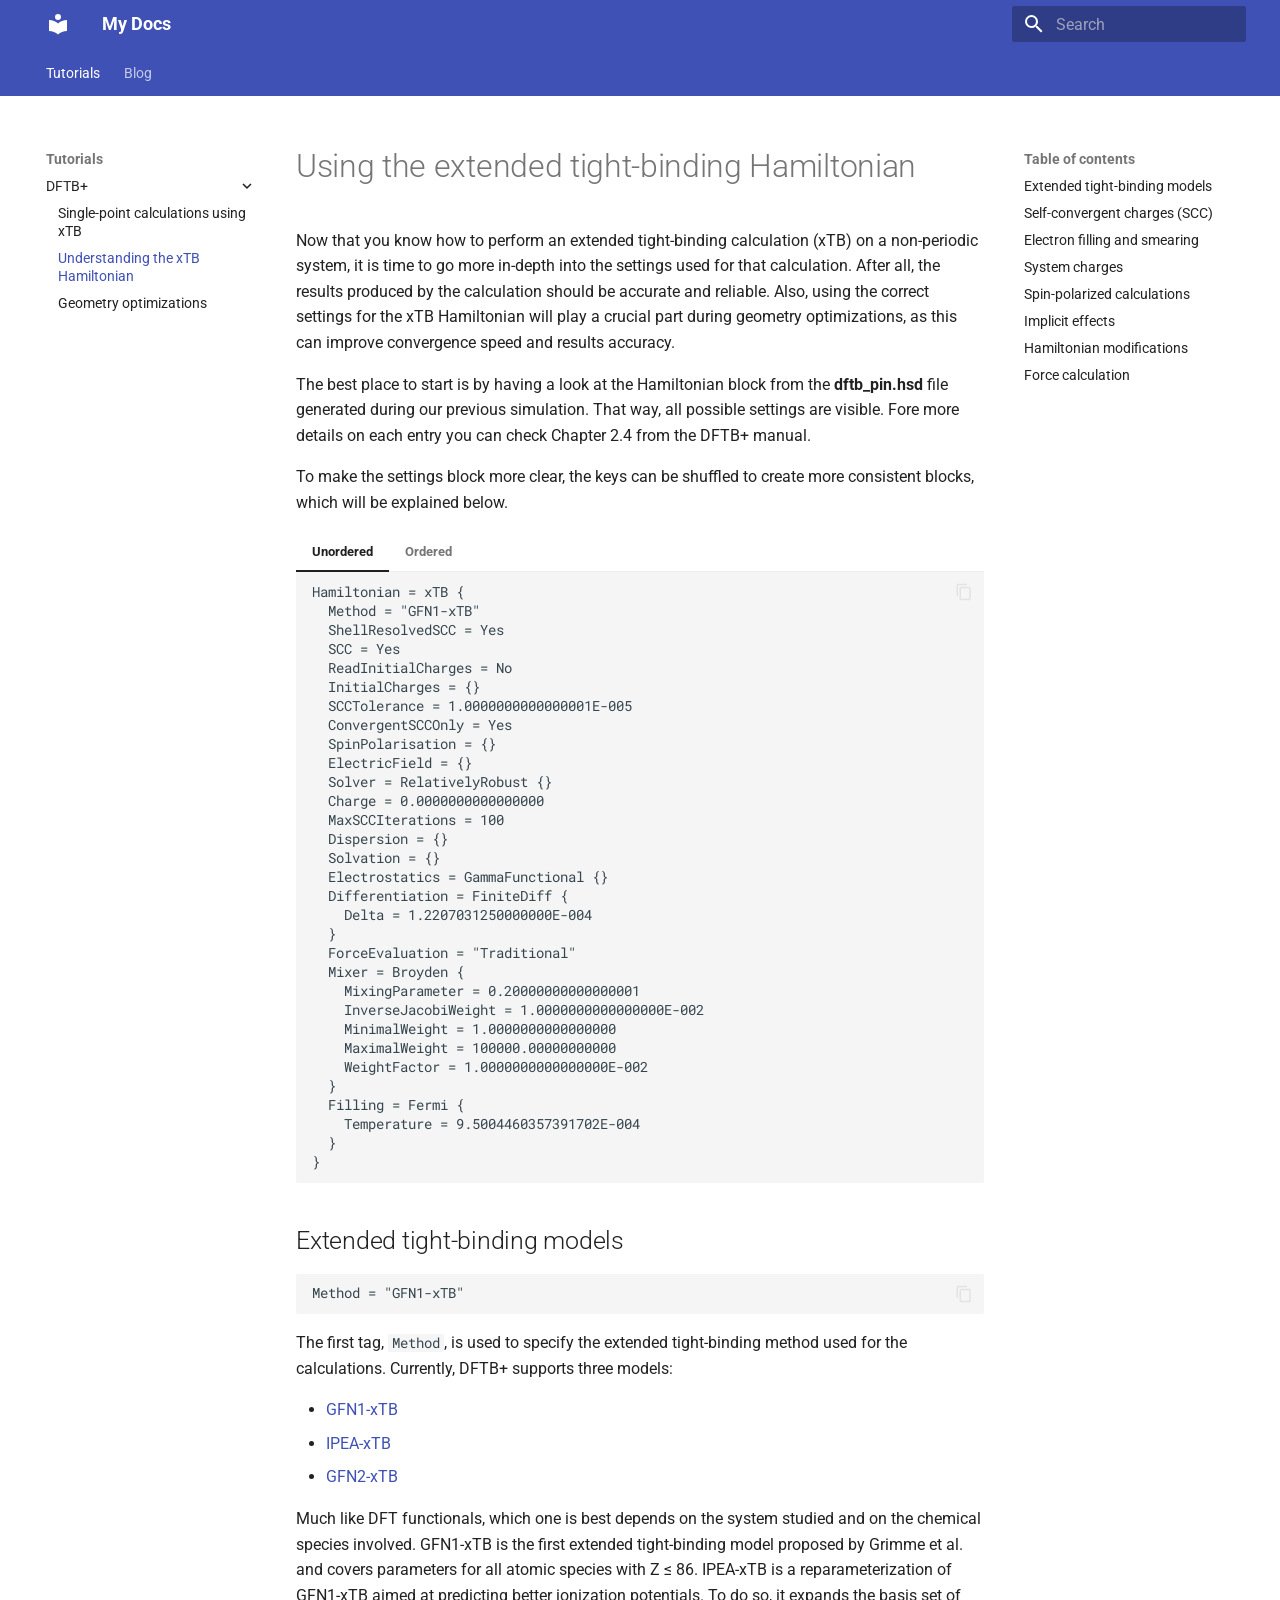
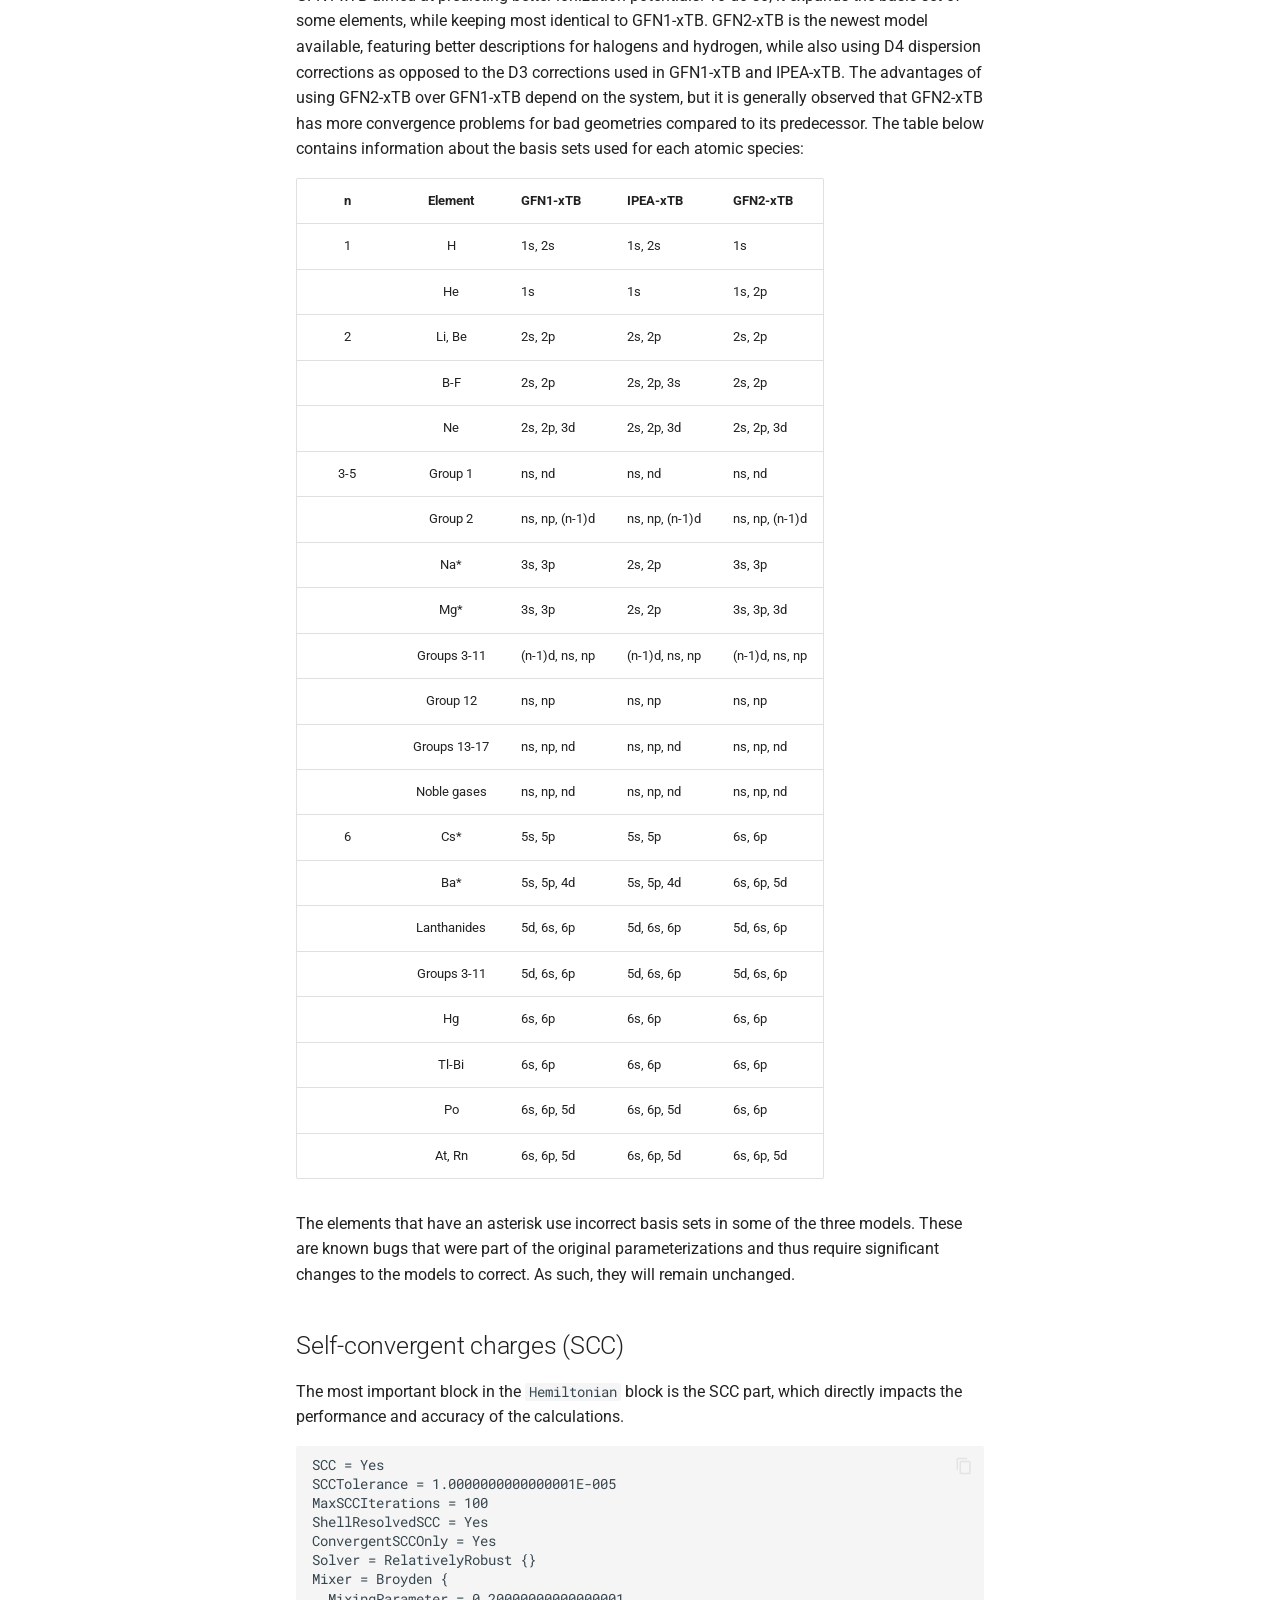
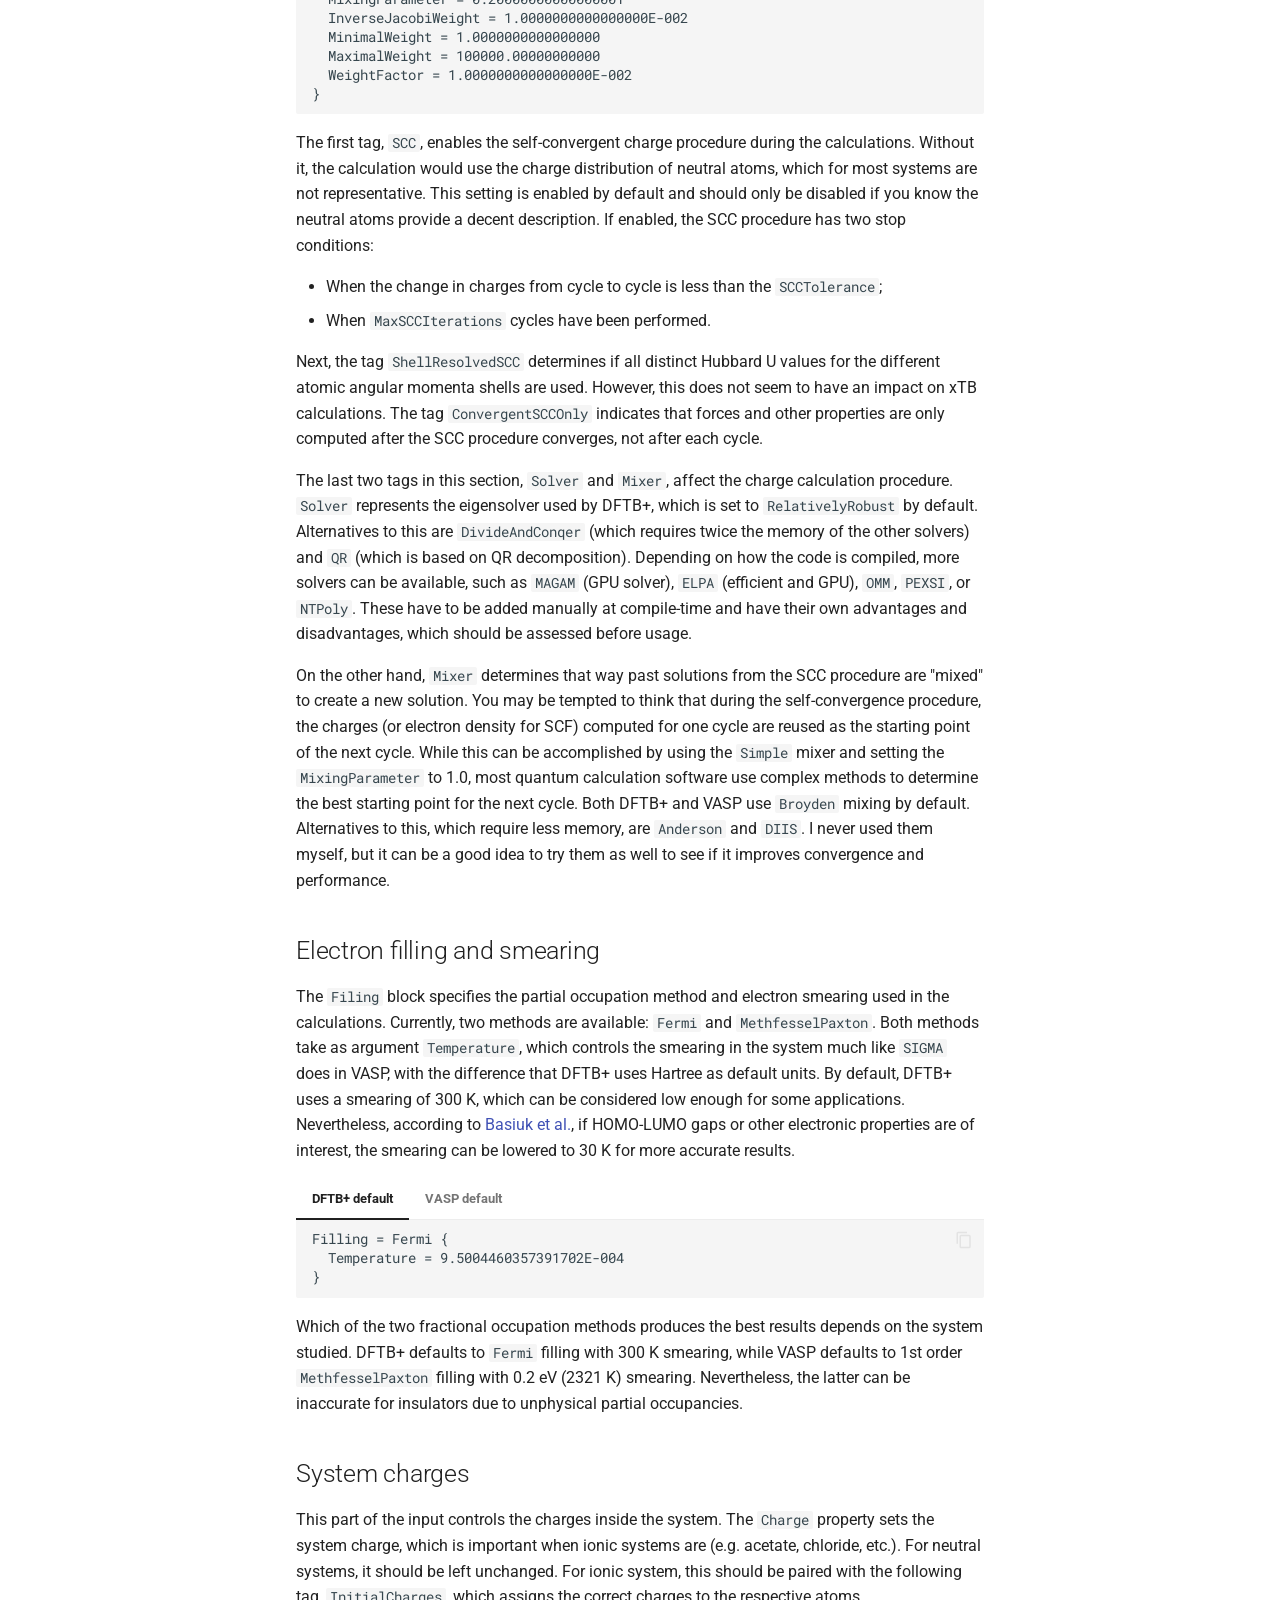
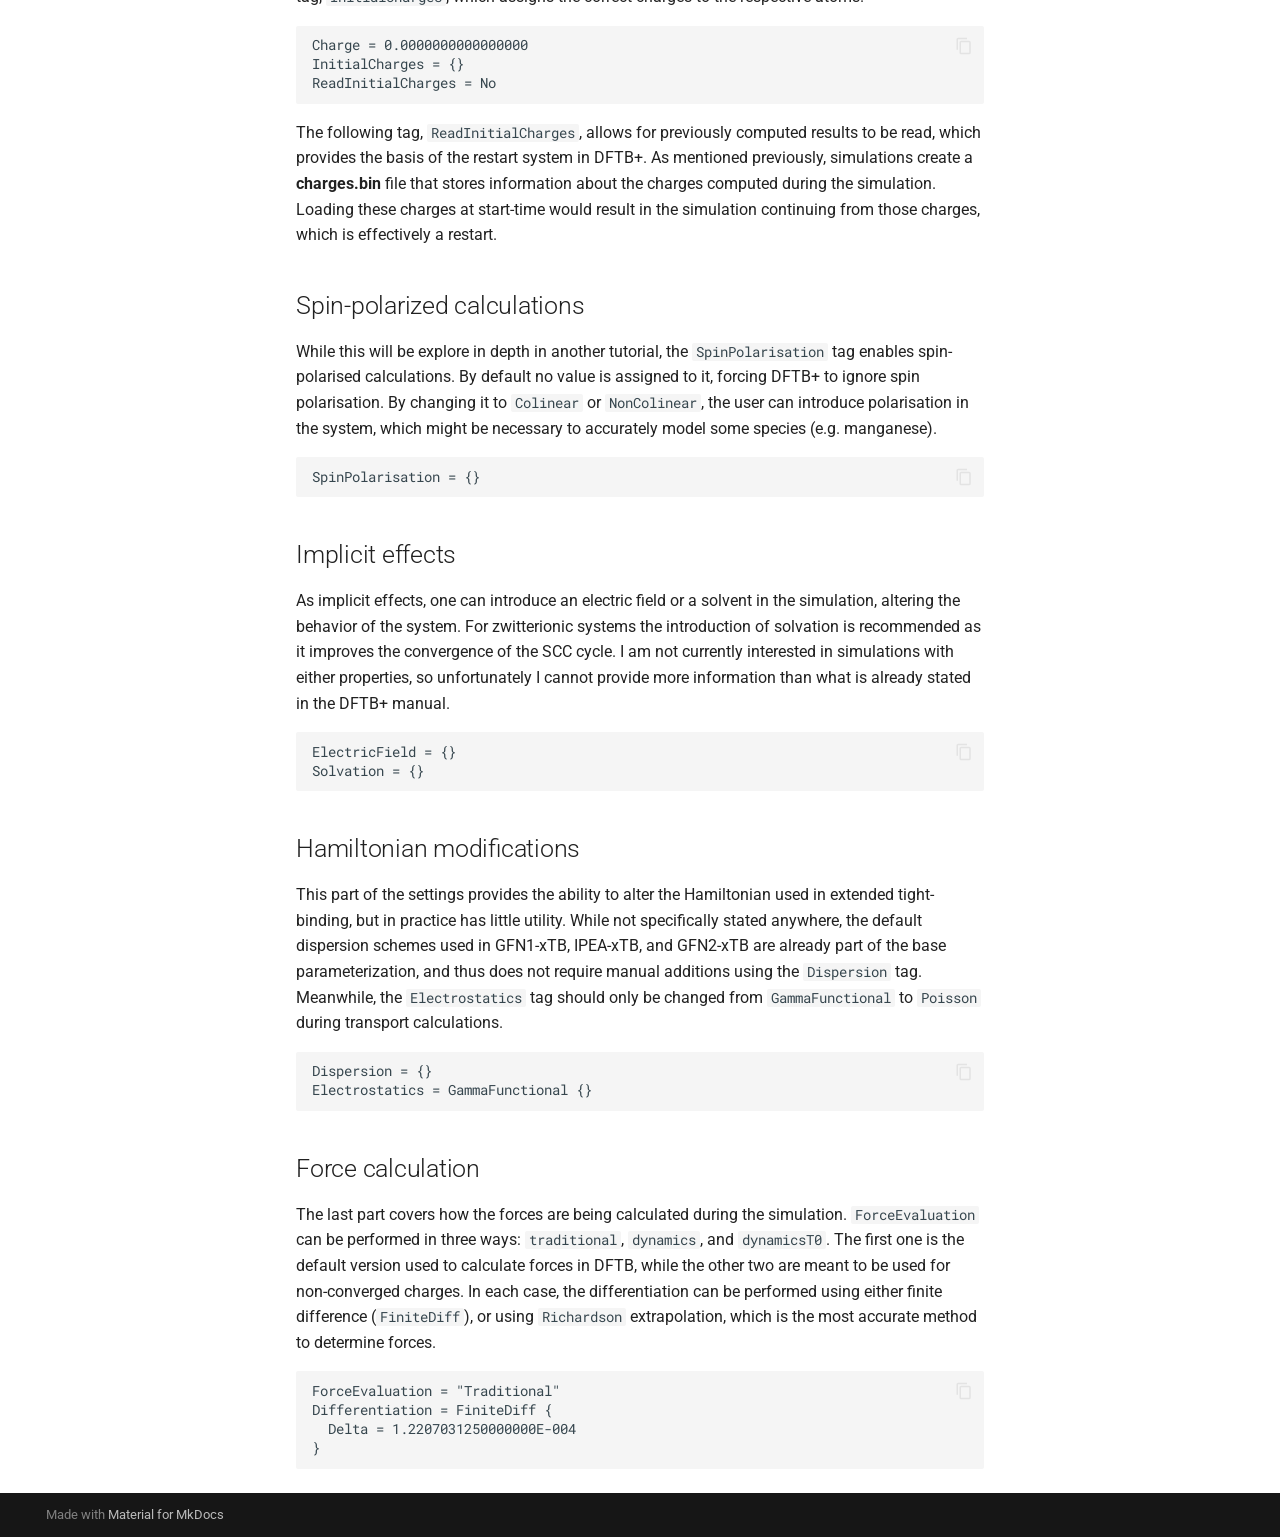
<file: dftbp/xtb-hamiltonian/index.html>
<!doctype html>
<html lang="en" class="no-js">
  <head>
    
      <meta charset="utf-8">
      <meta name="viewport" content="width=device-width,initial-scale=1">
      
      
      
      
        <link rel="prev" href="../single-point/">
      
      
        <link rel="next" href="../geometry-optimization/">
      
      
      <link rel="icon" href="../../assets/images/favicon.png">
      <meta name="generator" content="mkdocs-1.6.1, mkdocs-material-9.6.22">
    
    
      
        <title>Understanding the xTB Hamiltonian - My Docs</title>
      
    
    
      <link rel="stylesheet" href="../../assets/stylesheets/main.84d31ad4.min.css">
      
      


    
    
      
    
    
      
        
        
        <link rel="preconnect" href="https://fonts.gstatic.com" crossorigin>
        <link rel="stylesheet" href="https://fonts.googleapis.com/css?family=Roboto:300,300i,400,400i,700,700i%7CRoboto+Mono:400,400i,700,700i&display=fallback">
        <style>:root{--md-text-font:"Roboto";--md-code-font:"Roboto Mono"}</style>
      
    
    
    <script>__md_scope=new URL("../..",location),__md_hash=e=>[...e].reduce(((e,_)=>(e<<5)-e+_.charCodeAt(0)),0),__md_get=(e,_=localStorage,t=__md_scope)=>JSON.parse(_.getItem(t.pathname+"."+e)),__md_set=(e,_,t=localStorage,a=__md_scope)=>{try{t.setItem(a.pathname+"."+e,JSON.stringify(_))}catch(e){}}</script>
    
      

    
    
    
  </head>
  
  
    <body dir="ltr">
  
    
    <input class="md-toggle" data-md-toggle="drawer" type="checkbox" id="__drawer" autocomplete="off">
    <input class="md-toggle" data-md-toggle="search" type="checkbox" id="__search" autocomplete="off">
    <label class="md-overlay" for="__drawer"></label>
    <div data-md-component="skip">
      
        
        <a href="#using-the-extended-tight-binding-hamiltonian" class="md-skip">
          Skip to content
        </a>
      
    </div>
    <div data-md-component="announce">
      
    </div>
    
    
      

<header class="md-header" data-md-component="header">
  <nav class="md-header__inner md-grid" aria-label="Header">
    <a href="../.." title="My Docs" class="md-header__button md-logo" aria-label="My Docs" data-md-component="logo">
      
  
  <svg xmlns="http://www.w3.org/2000/svg" viewBox="0 0 24 24"><path d="M12 8a3 3 0 0 0 3-3 3 3 0 0 0-3-3 3 3 0 0 0-3 3 3 3 0 0 0 3 3m0 3.54C9.64 9.35 6.5 8 3 8v11c3.5 0 6.64 1.35 9 3.54 2.36-2.19 5.5-3.54 9-3.54V8c-3.5 0-6.64 1.35-9 3.54"/></svg>

    </a>
    <label class="md-header__button md-icon" for="__drawer">
      
      <svg xmlns="http://www.w3.org/2000/svg" viewBox="0 0 24 24"><path d="M3 6h18v2H3zm0 5h18v2H3zm0 5h18v2H3z"/></svg>
    </label>
    <div class="md-header__title" data-md-component="header-title">
      <div class="md-header__ellipsis">
        <div class="md-header__topic">
          <span class="md-ellipsis">
            My Docs
          </span>
        </div>
        <div class="md-header__topic" data-md-component="header-topic">
          <span class="md-ellipsis">
            
              Understanding the xTB Hamiltonian
            
          </span>
        </div>
      </div>
    </div>
    
    
      <script>var palette=__md_get("__palette");if(palette&&palette.color){if("(prefers-color-scheme)"===palette.color.media){var media=matchMedia("(prefers-color-scheme: light)"),input=document.querySelector(media.matches?"[data-md-color-media='(prefers-color-scheme: light)']":"[data-md-color-media='(prefers-color-scheme: dark)']");palette.color.media=input.getAttribute("data-md-color-media"),palette.color.scheme=input.getAttribute("data-md-color-scheme"),palette.color.primary=input.getAttribute("data-md-color-primary"),palette.color.accent=input.getAttribute("data-md-color-accent")}for(var[key,value]of Object.entries(palette.color))document.body.setAttribute("data-md-color-"+key,value)}</script>
    
    
    
      
      
        <label class="md-header__button md-icon" for="__search">
          
          <svg xmlns="http://www.w3.org/2000/svg" viewBox="0 0 24 24"><path d="M9.5 3A6.5 6.5 0 0 1 16 9.5c0 1.61-.59 3.09-1.56 4.23l.27.27h.79l5 5-1.5 1.5-5-5v-.79l-.27-.27A6.52 6.52 0 0 1 9.5 16 6.5 6.5 0 0 1 3 9.5 6.5 6.5 0 0 1 9.5 3m0 2C7 5 5 7 5 9.5S7 14 9.5 14 14 12 14 9.5 12 5 9.5 5"/></svg>
        </label>
        <div class="md-search" data-md-component="search" role="dialog">
  <label class="md-search__overlay" for="__search"></label>
  <div class="md-search__inner" role="search">
    <form class="md-search__form" name="search">
      <input type="text" class="md-search__input" name="query" aria-label="Search" placeholder="Search" autocapitalize="off" autocorrect="off" autocomplete="off" spellcheck="false" data-md-component="search-query" required>
      <label class="md-search__icon md-icon" for="__search">
        
        <svg xmlns="http://www.w3.org/2000/svg" viewBox="0 0 24 24"><path d="M9.5 3A6.5 6.5 0 0 1 16 9.5c0 1.61-.59 3.09-1.56 4.23l.27.27h.79l5 5-1.5 1.5-5-5v-.79l-.27-.27A6.52 6.52 0 0 1 9.5 16 6.5 6.5 0 0 1 3 9.5 6.5 6.5 0 0 1 9.5 3m0 2C7 5 5 7 5 9.5S7 14 9.5 14 14 12 14 9.5 12 5 9.5 5"/></svg>
        
        <svg xmlns="http://www.w3.org/2000/svg" viewBox="0 0 24 24"><path d="M20 11v2H8l5.5 5.5-1.42 1.42L4.16 12l7.92-7.92L13.5 5.5 8 11z"/></svg>
      </label>
      <nav class="md-search__options" aria-label="Search">
        
        <button type="reset" class="md-search__icon md-icon" title="Clear" aria-label="Clear" tabindex="-1">
          
          <svg xmlns="http://www.w3.org/2000/svg" viewBox="0 0 24 24"><path d="M19 6.41 17.59 5 12 10.59 6.41 5 5 6.41 10.59 12 5 17.59 6.41 19 12 13.41 17.59 19 19 17.59 13.41 12z"/></svg>
        </button>
      </nav>
      
    </form>
    <div class="md-search__output">
      <div class="md-search__scrollwrap" tabindex="0" data-md-scrollfix>
        <div class="md-search-result" data-md-component="search-result">
          <div class="md-search-result__meta">
            Initializing search
          </div>
          <ol class="md-search-result__list" role="presentation"></ol>
        </div>
      </div>
    </div>
  </div>
</div>
      
    
    
  </nav>
  
</header>
    
    <div class="md-container" data-md-component="container">
      
      
        
          
            
<nav class="md-tabs" aria-label="Tabs" data-md-component="tabs">
  <div class="md-grid">
    <ul class="md-tabs__list">
      
        
  
  
  
    
  
  
    
    
      
  
  
  
    
  
  
    
    
      <li class="md-tabs__item md-tabs__item--active">
        <a href="../single-point/" class="md-tabs__link">
          
  
  
  Tutorials

        </a>
      </li>
    
  

    
  

      
        
  
  
  
  
    <li class="md-tabs__item">
      <a href="../../blog/" class="md-tabs__link">
        
  
  
    
  
  Blog

      </a>
    </li>
  

      
    </ul>
  </div>
</nav>
          
        
      
      <main class="md-main" data-md-component="main">
        <div class="md-main__inner md-grid">
          
            
              
              <div class="md-sidebar md-sidebar--primary" data-md-component="sidebar" data-md-type="navigation" >
                <div class="md-sidebar__scrollwrap">
                  <div class="md-sidebar__inner">
                    


  


<nav class="md-nav md-nav--primary md-nav--lifted" aria-label="Navigation" data-md-level="0">
  <label class="md-nav__title" for="__drawer">
    <a href="../.." title="My Docs" class="md-nav__button md-logo" aria-label="My Docs" data-md-component="logo">
      
  
  <svg xmlns="http://www.w3.org/2000/svg" viewBox="0 0 24 24"><path d="M12 8a3 3 0 0 0 3-3 3 3 0 0 0-3-3 3 3 0 0 0-3 3 3 3 0 0 0 3 3m0 3.54C9.64 9.35 6.5 8 3 8v11c3.5 0 6.64 1.35 9 3.54 2.36-2.19 5.5-3.54 9-3.54V8c-3.5 0-6.64 1.35-9 3.54"/></svg>

    </a>
    My Docs
  </label>
  
  <ul class="md-nav__list" data-md-scrollfix>
    
      
      
  
  
    
  
  
  
    
    
    
    
      
        
        
      
      
    
    
    <li class="md-nav__item md-nav__item--active md-nav__item--section md-nav__item--nested">
      
        
        
        <input class="md-nav__toggle md-toggle " type="checkbox" id="__nav_1" checked>
        
          
          <label class="md-nav__link" for="__nav_1" id="__nav_1_label" tabindex="">
            
  
  
  <span class="md-ellipsis">
    Tutorials
    
  </span>
  

            <span class="md-nav__icon md-icon"></span>
          </label>
        
        <nav class="md-nav" data-md-level="1" aria-labelledby="__nav_1_label" aria-expanded="true">
          <label class="md-nav__title" for="__nav_1">
            <span class="md-nav__icon md-icon"></span>
            Tutorials
          </label>
          <ul class="md-nav__list" data-md-scrollfix>
            
              
                
  
  
    
  
  
  
    
    
    
    
      
      
    
    
    <li class="md-nav__item md-nav__item--active md-nav__item--nested">
      
        
        
        <input class="md-nav__toggle md-toggle " type="checkbox" id="__nav_1_1" checked>
        
          
          <label class="md-nav__link" for="__nav_1_1" id="__nav_1_1_label" tabindex="0">
            
  
  
  <span class="md-ellipsis">
    DFTB+
    
  </span>
  

            <span class="md-nav__icon md-icon"></span>
          </label>
        
        <nav class="md-nav" data-md-level="2" aria-labelledby="__nav_1_1_label" aria-expanded="true">
          <label class="md-nav__title" for="__nav_1_1">
            <span class="md-nav__icon md-icon"></span>
            DFTB+
          </label>
          <ul class="md-nav__list" data-md-scrollfix>
            
              
                
  
  
  
  
    <li class="md-nav__item">
      <a href="../single-point/" class="md-nav__link">
        
  
  
  <span class="md-ellipsis">
    Single-point calculations using xTB
    
  </span>
  

      </a>
    </li>
  

              
            
              
                
  
  
    
  
  
  
    <li class="md-nav__item md-nav__item--active">
      
      <input class="md-nav__toggle md-toggle" type="checkbox" id="__toc">
      
      
        
      
      
        <label class="md-nav__link md-nav__link--active" for="__toc">
          
  
  
  <span class="md-ellipsis">
    Understanding the xTB Hamiltonian
    
  </span>
  

          <span class="md-nav__icon md-icon"></span>
        </label>
      
      <a href="./" class="md-nav__link md-nav__link--active">
        
  
  
  <span class="md-ellipsis">
    Understanding the xTB Hamiltonian
    
  </span>
  

      </a>
      
        

<nav class="md-nav md-nav--secondary" aria-label="Table of contents">
  
  
  
    
  
  
    <label class="md-nav__title" for="__toc">
      <span class="md-nav__icon md-icon"></span>
      Table of contents
    </label>
    <ul class="md-nav__list" data-md-component="toc" data-md-scrollfix>
      
        <li class="md-nav__item">
  <a href="#extended-tight-binding-models" class="md-nav__link">
    <span class="md-ellipsis">
      Extended tight-binding models
    </span>
  </a>
  
</li>
      
        <li class="md-nav__item">
  <a href="#self-convergent-charges-scc" class="md-nav__link">
    <span class="md-ellipsis">
      Self-convergent charges (SCC)
    </span>
  </a>
  
</li>
      
        <li class="md-nav__item">
  <a href="#electron-filling-and-smearing" class="md-nav__link">
    <span class="md-ellipsis">
      Electron filling and smearing
    </span>
  </a>
  
</li>
      
        <li class="md-nav__item">
  <a href="#system-charges" class="md-nav__link">
    <span class="md-ellipsis">
      System charges
    </span>
  </a>
  
</li>
      
        <li class="md-nav__item">
  <a href="#spin-polarized-calculations" class="md-nav__link">
    <span class="md-ellipsis">
      Spin-polarized calculations
    </span>
  </a>
  
</li>
      
        <li class="md-nav__item">
  <a href="#implicit-effects" class="md-nav__link">
    <span class="md-ellipsis">
      Implicit effects
    </span>
  </a>
  
</li>
      
        <li class="md-nav__item">
  <a href="#hamiltonian-modifications" class="md-nav__link">
    <span class="md-ellipsis">
      Hamiltonian modifications
    </span>
  </a>
  
</li>
      
        <li class="md-nav__item">
  <a href="#force-calculation" class="md-nav__link">
    <span class="md-ellipsis">
      Force calculation
    </span>
  </a>
  
</li>
      
    </ul>
  
</nav>
      
    </li>
  

              
            
              
                
  
  
  
  
    <li class="md-nav__item">
      <a href="../geometry-optimization/" class="md-nav__link">
        
  
  
  <span class="md-ellipsis">
    Geometry optimizations
    
  </span>
  

      </a>
    </li>
  

              
            
          </ul>
        </nav>
      
    </li>
  

              
            
          </ul>
        </nav>
      
    </li>
  

    
      
      
  
  
  
    
  
  
    <li class="md-nav__item">
      <a href="../../blog/" class="md-nav__link">
        
  
  
  <span class="md-ellipsis">
    Blog
    
  </span>
  

      </a>
    </li>
  

    
  </ul>
</nav>
                  </div>
                </div>
              </div>
            
            
              
              <div class="md-sidebar md-sidebar--secondary" data-md-component="sidebar" data-md-type="toc" >
                <div class="md-sidebar__scrollwrap">
                  <div class="md-sidebar__inner">
                    

<nav class="md-nav md-nav--secondary" aria-label="Table of contents">
  
  
  
    
  
  
    <label class="md-nav__title" for="__toc">
      <span class="md-nav__icon md-icon"></span>
      Table of contents
    </label>
    <ul class="md-nav__list" data-md-component="toc" data-md-scrollfix>
      
        <li class="md-nav__item">
  <a href="#extended-tight-binding-models" class="md-nav__link">
    <span class="md-ellipsis">
      Extended tight-binding models
    </span>
  </a>
  
</li>
      
        <li class="md-nav__item">
  <a href="#self-convergent-charges-scc" class="md-nav__link">
    <span class="md-ellipsis">
      Self-convergent charges (SCC)
    </span>
  </a>
  
</li>
      
        <li class="md-nav__item">
  <a href="#electron-filling-and-smearing" class="md-nav__link">
    <span class="md-ellipsis">
      Electron filling and smearing
    </span>
  </a>
  
</li>
      
        <li class="md-nav__item">
  <a href="#system-charges" class="md-nav__link">
    <span class="md-ellipsis">
      System charges
    </span>
  </a>
  
</li>
      
        <li class="md-nav__item">
  <a href="#spin-polarized-calculations" class="md-nav__link">
    <span class="md-ellipsis">
      Spin-polarized calculations
    </span>
  </a>
  
</li>
      
        <li class="md-nav__item">
  <a href="#implicit-effects" class="md-nav__link">
    <span class="md-ellipsis">
      Implicit effects
    </span>
  </a>
  
</li>
      
        <li class="md-nav__item">
  <a href="#hamiltonian-modifications" class="md-nav__link">
    <span class="md-ellipsis">
      Hamiltonian modifications
    </span>
  </a>
  
</li>
      
        <li class="md-nav__item">
  <a href="#force-calculation" class="md-nav__link">
    <span class="md-ellipsis">
      Force calculation
    </span>
  </a>
  
</li>
      
    </ul>
  
</nav>
                  </div>
                </div>
              </div>
            
          
          
            <div class="md-content" data-md-component="content">
              <article class="md-content__inner md-typeset">
                
                  



<h1 id="using-the-extended-tight-binding-hamiltonian">Using the extended tight-binding Hamiltonian</h1>
<p>Now that you know how to perform an extended tight-binding calculation (xTB) on a
non-periodic system, it is time to go more in-depth into the settings used for that
calculation. After all, the results produced by the calculation should be accurate
and reliable. Also, using the correct settings for the xTB Hamiltonian will play a
crucial part during geometry optimizations, as this can improve convergence speed
and results accuracy.</p>
<!-- more -->

<p>The best place to start is by having a look at the Hamiltonian block from the
<strong>dftb_pin.hsd</strong> file generated during our previous simulation. That way, all 
possible settings are visible. Fore more details on each entry you can check Chapter
2.4 from the DFTB+ manual.</p>
<p>To make the settings block more clear, the keys can be shuffled to create more
consistent blocks, which will be explained below.</p>
<div class="tabbed-set tabbed-alternate" data-tabs="1:2"><input checked="checked" id="__tabbed_1_1" name="__tabbed_1" type="radio" /><input id="__tabbed_1_2" name="__tabbed_1" type="radio" /><div class="tabbed-labels"><label for="__tabbed_1_1">Unordered</label><label for="__tabbed_1_2">Ordered</label></div>
<div class="tabbed-content">
<div class="tabbed-block">
<div class="language-text highlight"><pre><span></span><code><span id="__span-0-1"><a id="__codelineno-0-1" name="__codelineno-0-1" href="#__codelineno-0-1"></a>Hamiltonian = xTB {
</span><span id="__span-0-2"><a id="__codelineno-0-2" name="__codelineno-0-2" href="#__codelineno-0-2"></a>  Method = &quot;GFN1-xTB&quot;
</span><span id="__span-0-3"><a id="__codelineno-0-3" name="__codelineno-0-3" href="#__codelineno-0-3"></a>  ShellResolvedSCC = Yes
</span><span id="__span-0-4"><a id="__codelineno-0-4" name="__codelineno-0-4" href="#__codelineno-0-4"></a>  SCC = Yes
</span><span id="__span-0-5"><a id="__codelineno-0-5" name="__codelineno-0-5" href="#__codelineno-0-5"></a>  ReadInitialCharges = No
</span><span id="__span-0-6"><a id="__codelineno-0-6" name="__codelineno-0-6" href="#__codelineno-0-6"></a>  InitialCharges = {}
</span><span id="__span-0-7"><a id="__codelineno-0-7" name="__codelineno-0-7" href="#__codelineno-0-7"></a>  SCCTolerance = 1.0000000000000001E-005
</span><span id="__span-0-8"><a id="__codelineno-0-8" name="__codelineno-0-8" href="#__codelineno-0-8"></a>  ConvergentSCCOnly = Yes
</span><span id="__span-0-9"><a id="__codelineno-0-9" name="__codelineno-0-9" href="#__codelineno-0-9"></a>  SpinPolarisation = {}
</span><span id="__span-0-10"><a id="__codelineno-0-10" name="__codelineno-0-10" href="#__codelineno-0-10"></a>  ElectricField = {}
</span><span id="__span-0-11"><a id="__codelineno-0-11" name="__codelineno-0-11" href="#__codelineno-0-11"></a>  Solver = RelativelyRobust {}
</span><span id="__span-0-12"><a id="__codelineno-0-12" name="__codelineno-0-12" href="#__codelineno-0-12"></a>  Charge = 0.0000000000000000
</span><span id="__span-0-13"><a id="__codelineno-0-13" name="__codelineno-0-13" href="#__codelineno-0-13"></a>  MaxSCCIterations = 100
</span><span id="__span-0-14"><a id="__codelineno-0-14" name="__codelineno-0-14" href="#__codelineno-0-14"></a>  Dispersion = {}
</span><span id="__span-0-15"><a id="__codelineno-0-15" name="__codelineno-0-15" href="#__codelineno-0-15"></a>  Solvation = {}
</span><span id="__span-0-16"><a id="__codelineno-0-16" name="__codelineno-0-16" href="#__codelineno-0-16"></a>  Electrostatics = GammaFunctional {}
</span><span id="__span-0-17"><a id="__codelineno-0-17" name="__codelineno-0-17" href="#__codelineno-0-17"></a>  Differentiation = FiniteDiff {
</span><span id="__span-0-18"><a id="__codelineno-0-18" name="__codelineno-0-18" href="#__codelineno-0-18"></a>    Delta = 1.2207031250000000E-004
</span><span id="__span-0-19"><a id="__codelineno-0-19" name="__codelineno-0-19" href="#__codelineno-0-19"></a>  }
</span><span id="__span-0-20"><a id="__codelineno-0-20" name="__codelineno-0-20" href="#__codelineno-0-20"></a>  ForceEvaluation = &quot;Traditional&quot;
</span><span id="__span-0-21"><a id="__codelineno-0-21" name="__codelineno-0-21" href="#__codelineno-0-21"></a>  Mixer = Broyden {
</span><span id="__span-0-22"><a id="__codelineno-0-22" name="__codelineno-0-22" href="#__codelineno-0-22"></a>    MixingParameter = 0.20000000000000001
</span><span id="__span-0-23"><a id="__codelineno-0-23" name="__codelineno-0-23" href="#__codelineno-0-23"></a>    InverseJacobiWeight = 1.0000000000000000E-002
</span><span id="__span-0-24"><a id="__codelineno-0-24" name="__codelineno-0-24" href="#__codelineno-0-24"></a>    MinimalWeight = 1.0000000000000000
</span><span id="__span-0-25"><a id="__codelineno-0-25" name="__codelineno-0-25" href="#__codelineno-0-25"></a>    MaximalWeight = 100000.00000000000
</span><span id="__span-0-26"><a id="__codelineno-0-26" name="__codelineno-0-26" href="#__codelineno-0-26"></a>    WeightFactor = 1.0000000000000000E-002
</span><span id="__span-0-27"><a id="__codelineno-0-27" name="__codelineno-0-27" href="#__codelineno-0-27"></a>  }
</span><span id="__span-0-28"><a id="__codelineno-0-28" name="__codelineno-0-28" href="#__codelineno-0-28"></a>  Filling = Fermi {
</span><span id="__span-0-29"><a id="__codelineno-0-29" name="__codelineno-0-29" href="#__codelineno-0-29"></a>    Temperature = 9.5004460357391702E-004
</span><span id="__span-0-30"><a id="__codelineno-0-30" name="__codelineno-0-30" href="#__codelineno-0-30"></a>  }
</span><span id="__span-0-31"><a id="__codelineno-0-31" name="__codelineno-0-31" href="#__codelineno-0-31"></a>}
</span></code></pre></div>
</div>
<div class="tabbed-block">
<div class="language-text highlight"><pre><span></span><code><span id="__span-1-1"><a id="__codelineno-1-1" name="__codelineno-1-1" href="#__codelineno-1-1"></a>Hamiltonian = xTB {
</span><span id="__span-1-2"><a id="__codelineno-1-2" name="__codelineno-1-2" href="#__codelineno-1-2"></a>  Method = &quot;GFN1-xTB&quot;
</span><span id="__span-1-3"><a id="__codelineno-1-3" name="__codelineno-1-3" href="#__codelineno-1-3"></a>  SCC = Yes
</span><span id="__span-1-4"><a id="__codelineno-1-4" name="__codelineno-1-4" href="#__codelineno-1-4"></a>  SCCTolerance = 1.0000000000000001E-005
</span><span id="__span-1-5"><a id="__codelineno-1-5" name="__codelineno-1-5" href="#__codelineno-1-5"></a>  MaxSCCIterations = 100
</span><span id="__span-1-6"><a id="__codelineno-1-6" name="__codelineno-1-6" href="#__codelineno-1-6"></a>  ShellResolvedSCC = Yes
</span><span id="__span-1-7"><a id="__codelineno-1-7" name="__codelineno-1-7" href="#__codelineno-1-7"></a>  ConvergentSCCOnly = Yes
</span><span id="__span-1-8"><a id="__codelineno-1-8" name="__codelineno-1-8" href="#__codelineno-1-8"></a>  Solver = RelativelyRobust {}
</span><span id="__span-1-9"><a id="__codelineno-1-9" name="__codelineno-1-9" href="#__codelineno-1-9"></a>  Mixer = Broyden {
</span><span id="__span-1-10"><a id="__codelineno-1-10" name="__codelineno-1-10" href="#__codelineno-1-10"></a>    MixingParameter = 0.20000000000000001
</span><span id="__span-1-11"><a id="__codelineno-1-11" name="__codelineno-1-11" href="#__codelineno-1-11"></a>    InverseJacobiWeight = 1.0000000000000000E-002
</span><span id="__span-1-12"><a id="__codelineno-1-12" name="__codelineno-1-12" href="#__codelineno-1-12"></a>    MinimalWeight = 1.0000000000000000
</span><span id="__span-1-13"><a id="__codelineno-1-13" name="__codelineno-1-13" href="#__codelineno-1-13"></a>    MaximalWeight = 100000.00000000000
</span><span id="__span-1-14"><a id="__codelineno-1-14" name="__codelineno-1-14" href="#__codelineno-1-14"></a>    WeightFactor = 1.0000000000000000E-002
</span><span id="__span-1-15"><a id="__codelineno-1-15" name="__codelineno-1-15" href="#__codelineno-1-15"></a>  }
</span><span id="__span-1-16"><a id="__codelineno-1-16" name="__codelineno-1-16" href="#__codelineno-1-16"></a>  Filling = Fermi {
</span><span id="__span-1-17"><a id="__codelineno-1-17" name="__codelineno-1-17" href="#__codelineno-1-17"></a>    Temperature = 9.5004460357391702E-004
</span><span id="__span-1-18"><a id="__codelineno-1-18" name="__codelineno-1-18" href="#__codelineno-1-18"></a>  }
</span><span id="__span-1-19"><a id="__codelineno-1-19" name="__codelineno-1-19" href="#__codelineno-1-19"></a>  Charge = 0.0000000000000000
</span><span id="__span-1-20"><a id="__codelineno-1-20" name="__codelineno-1-20" href="#__codelineno-1-20"></a>  InitialCharges = {}
</span><span id="__span-1-21"><a id="__codelineno-1-21" name="__codelineno-1-21" href="#__codelineno-1-21"></a>  ReadInitialCharges = No
</span><span id="__span-1-22"><a id="__codelineno-1-22" name="__codelineno-1-22" href="#__codelineno-1-22"></a>  SpinPolarisation = {}
</span><span id="__span-1-23"><a id="__codelineno-1-23" name="__codelineno-1-23" href="#__codelineno-1-23"></a>  ElectricField = {}
</span><span id="__span-1-24"><a id="__codelineno-1-24" name="__codelineno-1-24" href="#__codelineno-1-24"></a>  Solvation = {}
</span><span id="__span-1-25"><a id="__codelineno-1-25" name="__codelineno-1-25" href="#__codelineno-1-25"></a>  Dispersion = {}
</span><span id="__span-1-26"><a id="__codelineno-1-26" name="__codelineno-1-26" href="#__codelineno-1-26"></a>  Electrostatics = GammaFunctional {}
</span><span id="__span-1-27"><a id="__codelineno-1-27" name="__codelineno-1-27" href="#__codelineno-1-27"></a>  ForceEvaluation = &quot;Traditional&quot;
</span><span id="__span-1-28"><a id="__codelineno-1-28" name="__codelineno-1-28" href="#__codelineno-1-28"></a>  Differentiation = FiniteDiff {
</span><span id="__span-1-29"><a id="__codelineno-1-29" name="__codelineno-1-29" href="#__codelineno-1-29"></a>    Delta = 1.2207031250000000E-004
</span><span id="__span-1-30"><a id="__codelineno-1-30" name="__codelineno-1-30" href="#__codelineno-1-30"></a>  }
</span><span id="__span-1-31"><a id="__codelineno-1-31" name="__codelineno-1-31" href="#__codelineno-1-31"></a>}
</span></code></pre></div>
</div>
</div>
</div>
<h2 id="extended-tight-binding-models">Extended tight-binding models</h2>
<div class="language-text highlight"><pre><span></span><code><span id="__span-2-1"><a id="__codelineno-2-1" name="__codelineno-2-1" href="#__codelineno-2-1"></a>Method = &quot;GFN1-xTB&quot;
</span></code></pre></div>
<p>The first tag, <code>Method</code>, is used to specify the extended tight-binding method used 
for the calculations. Currently, DFTB+ supports three models:</p>
<ul>
<li><a href="https://pubs.acs.org/doi/10.1021/acs.jctc.7b00118">GFN1-xTB</a></li>
<li><a href="https://pubs.rsc.org/en/content/articlelanding/2017/sc/c7sc00601b">IPEA-xTB</a></li>
<li><a href="https://pubs.acs.org/doi/10.1021/acs.jctc.8b01176">GFN2-xTB</a></li>
</ul>
<p>Much like DFT functionals, which one is best depends on the system studied and on the
chemical species involved. GFN1-xTB is the first extended tight-binding model 
proposed by Grimme et al. and covers parameters for all atomic species with Z ≤ 86.
IPEA-xTB is a reparameterization of GFN1-xTB aimed at predicting better ionization
potentials. To do so, it expands the basis set of some elements, while keeping most
identical to GFN1-xTB. GFN2-xTB is the newest model available, featuring better
descriptions for halogens and hydrogen, while also using D4 dispersion corrections as
opposed to the D3 corrections used in GFN1-xTB and IPEA-xTB. The advantages of using 
GFN2-xTB over GFN1-xTB depend on the system, but it is generally observed that
GFN2-xTB has more convergence problems for bad geometries compared to its predecessor.
The table below contains information about the basis sets used for each atomic 
species:</p>
<table>
<thead>
<tr>
<th style="text-align: center;">n</th>
<th style="text-align: center;">Element</th>
<th>GFN1-xTB</th>
<th>IPEA-xTB</th>
<th>GFN2-xTB</th>
</tr>
</thead>
<tbody>
<tr>
<td style="text-align: center;">1</td>
<td style="text-align: center;">H</td>
<td>1s, 2s</td>
<td>1s, 2s</td>
<td>1s</td>
</tr>
<tr>
<td style="text-align: center;"></td>
<td style="text-align: center;">He</td>
<td>1s</td>
<td>1s</td>
<td>1s, 2p</td>
</tr>
<tr>
<td style="text-align: center;">2</td>
<td style="text-align: center;">Li, Be</td>
<td>2s, 2p</td>
<td>2s, 2p</td>
<td>2s, 2p</td>
</tr>
<tr>
<td style="text-align: center;"></td>
<td style="text-align: center;">B-F</td>
<td>2s, 2p</td>
<td>2s, 2p, 3s</td>
<td>2s, 2p</td>
</tr>
<tr>
<td style="text-align: center;"></td>
<td style="text-align: center;">Ne</td>
<td>2s, 2p, 3d</td>
<td>2s, 2p, 3d</td>
<td>2s, 2p, 3d</td>
</tr>
<tr>
<td style="text-align: center;">3-5</td>
<td style="text-align: center;">Group 1</td>
<td>ns, nd</td>
<td>ns, nd</td>
<td>ns, nd</td>
</tr>
<tr>
<td style="text-align: center;"></td>
<td style="text-align: center;">Group 2</td>
<td>ns, np, (n-1)d</td>
<td>ns, np, (n-1)d</td>
<td>ns, np, (n-1)d</td>
</tr>
<tr>
<td style="text-align: center;"></td>
<td style="text-align: center;">Na*</td>
<td>3s, 3p</td>
<td>2s, 2p</td>
<td>3s, 3p</td>
</tr>
<tr>
<td style="text-align: center;"></td>
<td style="text-align: center;">Mg*</td>
<td>3s, 3p</td>
<td>2s, 2p</td>
<td>3s, 3p, 3d</td>
</tr>
<tr>
<td style="text-align: center;"></td>
<td style="text-align: center;">Groups 3-11</td>
<td>(n-1)d, ns, np</td>
<td>(n-1)d, ns, np</td>
<td>(n-1)d, ns, np</td>
</tr>
<tr>
<td style="text-align: center;"></td>
<td style="text-align: center;">Group 12</td>
<td>ns, np</td>
<td>ns, np</td>
<td>ns, np</td>
</tr>
<tr>
<td style="text-align: center;"></td>
<td style="text-align: center;">Groups 13-17</td>
<td>ns, np, nd</td>
<td>ns, np, nd</td>
<td>ns, np, nd</td>
</tr>
<tr>
<td style="text-align: center;"></td>
<td style="text-align: center;">Noble gases</td>
<td>ns, np, nd</td>
<td>ns, np, nd</td>
<td>ns, np, nd</td>
</tr>
<tr>
<td style="text-align: center;">6</td>
<td style="text-align: center;">Cs*</td>
<td>5s, 5p</td>
<td>5s, 5p</td>
<td>6s, 6p</td>
</tr>
<tr>
<td style="text-align: center;"></td>
<td style="text-align: center;">Ba*</td>
<td>5s, 5p, 4d</td>
<td>5s, 5p, 4d</td>
<td>6s, 6p, 5d</td>
</tr>
<tr>
<td style="text-align: center;"></td>
<td style="text-align: center;">Lanthanides</td>
<td>5d, 6s, 6p</td>
<td>5d, 6s, 6p</td>
<td>5d, 6s, 6p</td>
</tr>
<tr>
<td style="text-align: center;"></td>
<td style="text-align: center;">Groups 3-11</td>
<td>5d, 6s, 6p</td>
<td>5d, 6s, 6p</td>
<td>5d, 6s, 6p</td>
</tr>
<tr>
<td style="text-align: center;"></td>
<td style="text-align: center;">Hg</td>
<td>6s, 6p</td>
<td>6s, 6p</td>
<td>6s, 6p</td>
</tr>
<tr>
<td style="text-align: center;"></td>
<td style="text-align: center;">Tl-Bi</td>
<td>6s, 6p</td>
<td>6s, 6p</td>
<td>6s, 6p</td>
</tr>
<tr>
<td style="text-align: center;"></td>
<td style="text-align: center;">Po</td>
<td>6s, 6p, 5d</td>
<td>6s, 6p, 5d</td>
<td>6s, 6p</td>
</tr>
<tr>
<td style="text-align: center;"></td>
<td style="text-align: center;">At, Rn</td>
<td>6s, 6p, 5d</td>
<td>6s, 6p, 5d</td>
<td>6s, 6p, 5d</td>
</tr>
</tbody>
</table>
<p>The elements that have an asterisk use incorrect basis sets in some of the three 
models. These are known bugs that were part of the original parameterizations and 
thus require significant changes to the models to correct. As such, they will remain
unchanged.</p>
<h2 id="self-convergent-charges-scc">Self-convergent charges (SCC)</h2>
<p>The most important block in the <code>Hemiltonian</code> block is the SCC part, which directly
impacts the performance and accuracy of the calculations.</p>
<div class="language-text highlight"><pre><span></span><code><span id="__span-3-1"><a id="__codelineno-3-1" name="__codelineno-3-1" href="#__codelineno-3-1"></a>SCC = Yes
</span><span id="__span-3-2"><a id="__codelineno-3-2" name="__codelineno-3-2" href="#__codelineno-3-2"></a>SCCTolerance = 1.0000000000000001E-005
</span><span id="__span-3-3"><a id="__codelineno-3-3" name="__codelineno-3-3" href="#__codelineno-3-3"></a>MaxSCCIterations = 100
</span><span id="__span-3-4"><a id="__codelineno-3-4" name="__codelineno-3-4" href="#__codelineno-3-4"></a>ShellResolvedSCC = Yes
</span><span id="__span-3-5"><a id="__codelineno-3-5" name="__codelineno-3-5" href="#__codelineno-3-5"></a>ConvergentSCCOnly = Yes
</span><span id="__span-3-6"><a id="__codelineno-3-6" name="__codelineno-3-6" href="#__codelineno-3-6"></a>Solver = RelativelyRobust {}
</span><span id="__span-3-7"><a id="__codelineno-3-7" name="__codelineno-3-7" href="#__codelineno-3-7"></a>Mixer = Broyden {
</span><span id="__span-3-8"><a id="__codelineno-3-8" name="__codelineno-3-8" href="#__codelineno-3-8"></a>  MixingParameter = 0.20000000000000001
</span><span id="__span-3-9"><a id="__codelineno-3-9" name="__codelineno-3-9" href="#__codelineno-3-9"></a>  InverseJacobiWeight = 1.0000000000000000E-002
</span><span id="__span-3-10"><a id="__codelineno-3-10" name="__codelineno-3-10" href="#__codelineno-3-10"></a>  MinimalWeight = 1.0000000000000000
</span><span id="__span-3-11"><a id="__codelineno-3-11" name="__codelineno-3-11" href="#__codelineno-3-11"></a>  MaximalWeight = 100000.00000000000
</span><span id="__span-3-12"><a id="__codelineno-3-12" name="__codelineno-3-12" href="#__codelineno-3-12"></a>  WeightFactor = 1.0000000000000000E-002
</span><span id="__span-3-13"><a id="__codelineno-3-13" name="__codelineno-3-13" href="#__codelineno-3-13"></a>}
</span></code></pre></div>
<p>The first tag, <code>SCC</code>, enables the self-convergent charge procedure during the
calculations. Without it, the calculation would use the charge distribution of neutral
atoms, which for most systems are not representative. This setting is enabled by 
default and should only be disabled if you know the neutral atoms provide a decent
description. If enabled, the SCC procedure has two stop conditions:</p>
<ul>
<li>When the change in charges from cycle to cycle is less than the <code>SCCTolerance</code>;</li>
<li>When <code>MaxSCCIterations</code> cycles have been performed.</li>
</ul>
<p>Next, the tag <code>ShellResolvedSCC</code> determines if all distinct Hubbard U values for the 
different atomic angular momenta shells are used. However, this does not seem to
have an impact on xTB calculations. The tag <code>ConvergentSCCOnly</code> indicates that forces 
and other properties are only computed after the SCC procedure converges, not after
each cycle.</p>
<p>The last two tags in this section, <code>Solver</code> and <code>Mixer</code>, affect the charge calculation
procedure. <code>Solver</code> represents the eigensolver used by DFTB+, which is set to
<code>RelativelyRobust</code> by default. Alternatives to this are <code>DivideAndConqer</code> (which 
requires twice the memory of the other solvers) and <code>QR</code> (which is based on QR 
decomposition). Depending on how the code is compiled, more solvers can be available,
such as <code>MAGAM</code> (GPU solver), <code>ELPA</code> (efficient and GPU), <code>OMM</code>, <code>PEXSI</code>, or <code>NTPoly</code>.
These have to be added manually at compile-time and have their own advantages and 
disadvantages, which should be assessed before usage. </p>
<p>On the other hand, <code>Mixer</code> determines that way past solutions from the SCC procedure
are "mixed" to create a new solution. You may be tempted to think that during the 
self-convergence procedure, the charges (or electron density for SCF) computed for
one cycle are reused as the starting point of the next cycle. While this can be 
accomplished by using the <code>Simple</code> mixer and setting the <code>MixingParameter</code> to 1.0, 
most quantum calculation software use complex methods to determine the best starting
point for the next cycle. Both DFTB+ and VASP use <code>Broyden</code> mixing by default.
Alternatives to this, which require less memory, are <code>Anderson</code> and <code>DIIS</code>. I never
used them myself, but it can be a good idea to try them as well to see if it improves
convergence and performance.</p>
<h2 id="electron-filling-and-smearing">Electron filling and smearing</h2>
<p>The <code>Filing</code> block specifies the partial occupation method and electron smearing 
used in the calculations. Currently, two methods are available: <code>Fermi</code> and 
<code>MethfesselPaxton</code>. Both methods take as argument <code>Temperature</code>, which controls the
smearing in the system much like <code>SIGMA</code> does in VASP, with the difference that 
DFTB+ uses Hartree as default units. By default, DFTB+ uses a smearing of 300 K, which
can be considered low enough for some applications. Nevertheless, according to
<a href="https://doi.org/10.1016/j.mtcomm.2020.101595">Basiuk et al.</a>, if HOMO-LUMO gaps
or other electronic properties are of interest, the smearing can be lowered to 30 K 
for more accurate results.</p>
<div class="tabbed-set tabbed-alternate" data-tabs="2:2"><input checked="checked" id="__tabbed_2_1" name="__tabbed_2" type="radio" /><input id="__tabbed_2_2" name="__tabbed_2" type="radio" /><div class="tabbed-labels"><label for="__tabbed_2_1">DFTB+ default</label><label for="__tabbed_2_2">VASP default</label></div>
<div class="tabbed-content">
<div class="tabbed-block">
<div class="language-text highlight"><pre><span></span><code><span id="__span-4-1"><a id="__codelineno-4-1" name="__codelineno-4-1" href="#__codelineno-4-1"></a>Filling = Fermi {
</span><span id="__span-4-2"><a id="__codelineno-4-2" name="__codelineno-4-2" href="#__codelineno-4-2"></a>  Temperature = 9.5004460357391702E-004
</span><span id="__span-4-3"><a id="__codelineno-4-3" name="__codelineno-4-3" href="#__codelineno-4-3"></a>}
</span></code></pre></div>
</div>
<div class="tabbed-block">
<div class="language-text highlight"><pre><span></span><code><span id="__span-5-1"><a id="__codelineno-5-1" name="__codelineno-5-1" href="#__codelineno-5-1"></a>Filling = MethfesselPaxton {
</span><span id="__span-5-2"><a id="__codelineno-5-2" name="__codelineno-5-2" href="#__codelineno-5-2"></a>  Order = 1
</span><span id="__span-5-3"><a id="__codelineno-5-3" name="__codelineno-5-3" href="#__codelineno-5-3"></a>  Temperature = 7.3498586E-003 
</span><span id="__span-5-4"><a id="__codelineno-5-4" name="__codelineno-5-4" href="#__codelineno-5-4"></a>}
</span></code></pre></div>
</div>
</div>
</div>
<p>Which of the two fractional occupation methods produces the best results depends on
the system studied. DFTB+ defaults to <code>Fermi</code> filling with 300 K smearing, while 
VASP defaults to 1st order <code>MethfesselPaxton</code> filling with 0.2 eV (2321 K) smearing.
Nevertheless, the latter can be inaccurate for insulators due to unphysical partial
occupancies. </p>
<h2 id="system-charges">System charges</h2>
<p>This part of the input controls the charges inside the system. The <code>Charge</code> property
sets the system charge, which is important when ionic systems are (e.g. acetate, 
chloride, etc.). For neutral systems, it should be left unchanged. For ionic system,
this should be paired with the following tag, <code>InitialCharges</code>, which assigns the
correct charges to the respective atoms.</p>
<div class="language-text highlight"><pre><span></span><code><span id="__span-6-1"><a id="__codelineno-6-1" name="__codelineno-6-1" href="#__codelineno-6-1"></a>Charge = 0.0000000000000000
</span><span id="__span-6-2"><a id="__codelineno-6-2" name="__codelineno-6-2" href="#__codelineno-6-2"></a>InitialCharges = {}
</span><span id="__span-6-3"><a id="__codelineno-6-3" name="__codelineno-6-3" href="#__codelineno-6-3"></a>ReadInitialCharges = No
</span></code></pre></div>
<p>The following tag, <code>ReadInitialCharges</code>, allows for previously computed results to
be read, which provides the basis of the restart system in DFTB+. As mentioned 
previously, simulations create a <strong>charges.bin</strong> file that stores information about
the charges computed during the simulation. Loading these charges at start-time
would result in the simulation continuing from those charges, which is effectively
a restart.</p>
<h2 id="spin-polarized-calculations">Spin-polarized calculations</h2>
<p>While this will be explore in depth in another tutorial, the <code>SpinPolarisation</code> tag
enables spin-polarised calculations. By default no value is assigned to it, forcing
DFTB+ to ignore spin polarisation. By changing it to <code>Colinear</code> or <code>NonColinear</code>, 
the user can introduce polarisation in the system, which might be necessary to 
accurately model some species (e.g. manganese). </p>
<div class="language-text highlight"><pre><span></span><code><span id="__span-7-1"><a id="__codelineno-7-1" name="__codelineno-7-1" href="#__codelineno-7-1"></a>SpinPolarisation = {}
</span></code></pre></div>
<h2 id="implicit-effects">Implicit effects</h2>
<p>As implicit effects, one can introduce an electric field or a solvent in the 
simulation, altering the behavior of the system. For zwitterionic systems the
introduction of solvation is recommended as it improves the convergence of the SCC
cycle. I am not currently interested in simulations with either properties, so 
unfortunately I cannot provide more information than what is already stated in the 
DFTB+ manual.</p>
<div class="language-text highlight"><pre><span></span><code><span id="__span-8-1"><a id="__codelineno-8-1" name="__codelineno-8-1" href="#__codelineno-8-1"></a>ElectricField = {}
</span><span id="__span-8-2"><a id="__codelineno-8-2" name="__codelineno-8-2" href="#__codelineno-8-2"></a>Solvation = {}
</span></code></pre></div>
<h2 id="hamiltonian-modifications">Hamiltonian modifications</h2>
<p>This part of the settings provides the ability to alter the Hamiltonian used in
extended tight-binding, but in practice has little utility. While not specifically
stated anywhere, the default dispersion schemes used in GFN1-xTB, IPEA-xTB, and 
GFN2-xTB are already part of the base parameterization, and thus does not require
manual additions using the <code>Dispersion</code> tag. Meanwhile, the <code>Electrostatics</code> tag
should only be changed from <code>GammaFunctional</code> to <code>Poisson</code> during transport
calculations.</p>
<div class="language-text highlight"><pre><span></span><code><span id="__span-9-1"><a id="__codelineno-9-1" name="__codelineno-9-1" href="#__codelineno-9-1"></a>Dispersion = {}
</span><span id="__span-9-2"><a id="__codelineno-9-2" name="__codelineno-9-2" href="#__codelineno-9-2"></a>Electrostatics = GammaFunctional {}
</span></code></pre></div>
<h2 id="force-calculation">Force calculation</h2>
<p>The last part covers how the forces are being calculated during the simulation. 
<code>ForceEvaluation</code> can be performed in three ways: <code>traditional</code>, <code>dynamics</code>, and 
<code>dynamicsT0</code>. The first one is the default version used to calculate forces in DFTB, 
while the other two are meant to be used for non-converged charges. In each case, 
the differentiation can be performed using either finite difference (<code>FiniteDiff</code>), 
or using <code>Richardson</code> extrapolation, which is the most accurate method to determine 
forces.</p>
<div class="language-text highlight"><pre><span></span><code><span id="__span-10-1"><a id="__codelineno-10-1" name="__codelineno-10-1" href="#__codelineno-10-1"></a>ForceEvaluation = &quot;Traditional&quot;
</span><span id="__span-10-2"><a id="__codelineno-10-2" name="__codelineno-10-2" href="#__codelineno-10-2"></a>Differentiation = FiniteDiff {
</span><span id="__span-10-3"><a id="__codelineno-10-3" name="__codelineno-10-3" href="#__codelineno-10-3"></a>  Delta = 1.2207031250000000E-004
</span><span id="__span-10-4"><a id="__codelineno-10-4" name="__codelineno-10-4" href="#__codelineno-10-4"></a>}
</span></code></pre></div>







  
  






                
              </article>
            </div>
          
          
<script>var target=document.getElementById(location.hash.slice(1));target&&target.name&&(target.checked=target.name.startsWith("__tabbed_"))</script>
        </div>
        
      </main>
      
        <footer class="md-footer">
  
  <div class="md-footer-meta md-typeset">
    <div class="md-footer-meta__inner md-grid">
      <div class="md-copyright">
  
  
    Made with
    <a href="https://squidfunk.github.io/mkdocs-material/" target="_blank" rel="noopener">
      Material for MkDocs
    </a>
  
</div>
      
    </div>
  </div>
</footer>
      
    </div>
    <div class="md-dialog" data-md-component="dialog">
      <div class="md-dialog__inner md-typeset"></div>
    </div>
    
    
    
      
      <script id="__config" type="application/json">{"base": "../..", "features": ["content.code.copy", "content.code.annotate", "navigation.tabs"], "search": "../../assets/javascripts/workers/search.973d3a69.min.js", "tags": null, "translations": {"clipboard.copied": "Copied to clipboard", "clipboard.copy": "Copy to clipboard", "search.result.more.one": "1 more on this page", "search.result.more.other": "# more on this page", "search.result.none": "No matching documents", "search.result.one": "1 matching document", "search.result.other": "# matching documents", "search.result.placeholder": "Type to start searching", "search.result.term.missing": "Missing", "select.version": "Select version"}, "version": null}</script>
    
    
      <script src="../../assets/javascripts/bundle.f55a23d4.min.js"></script>
      
    
  </body>
</html>
</file>
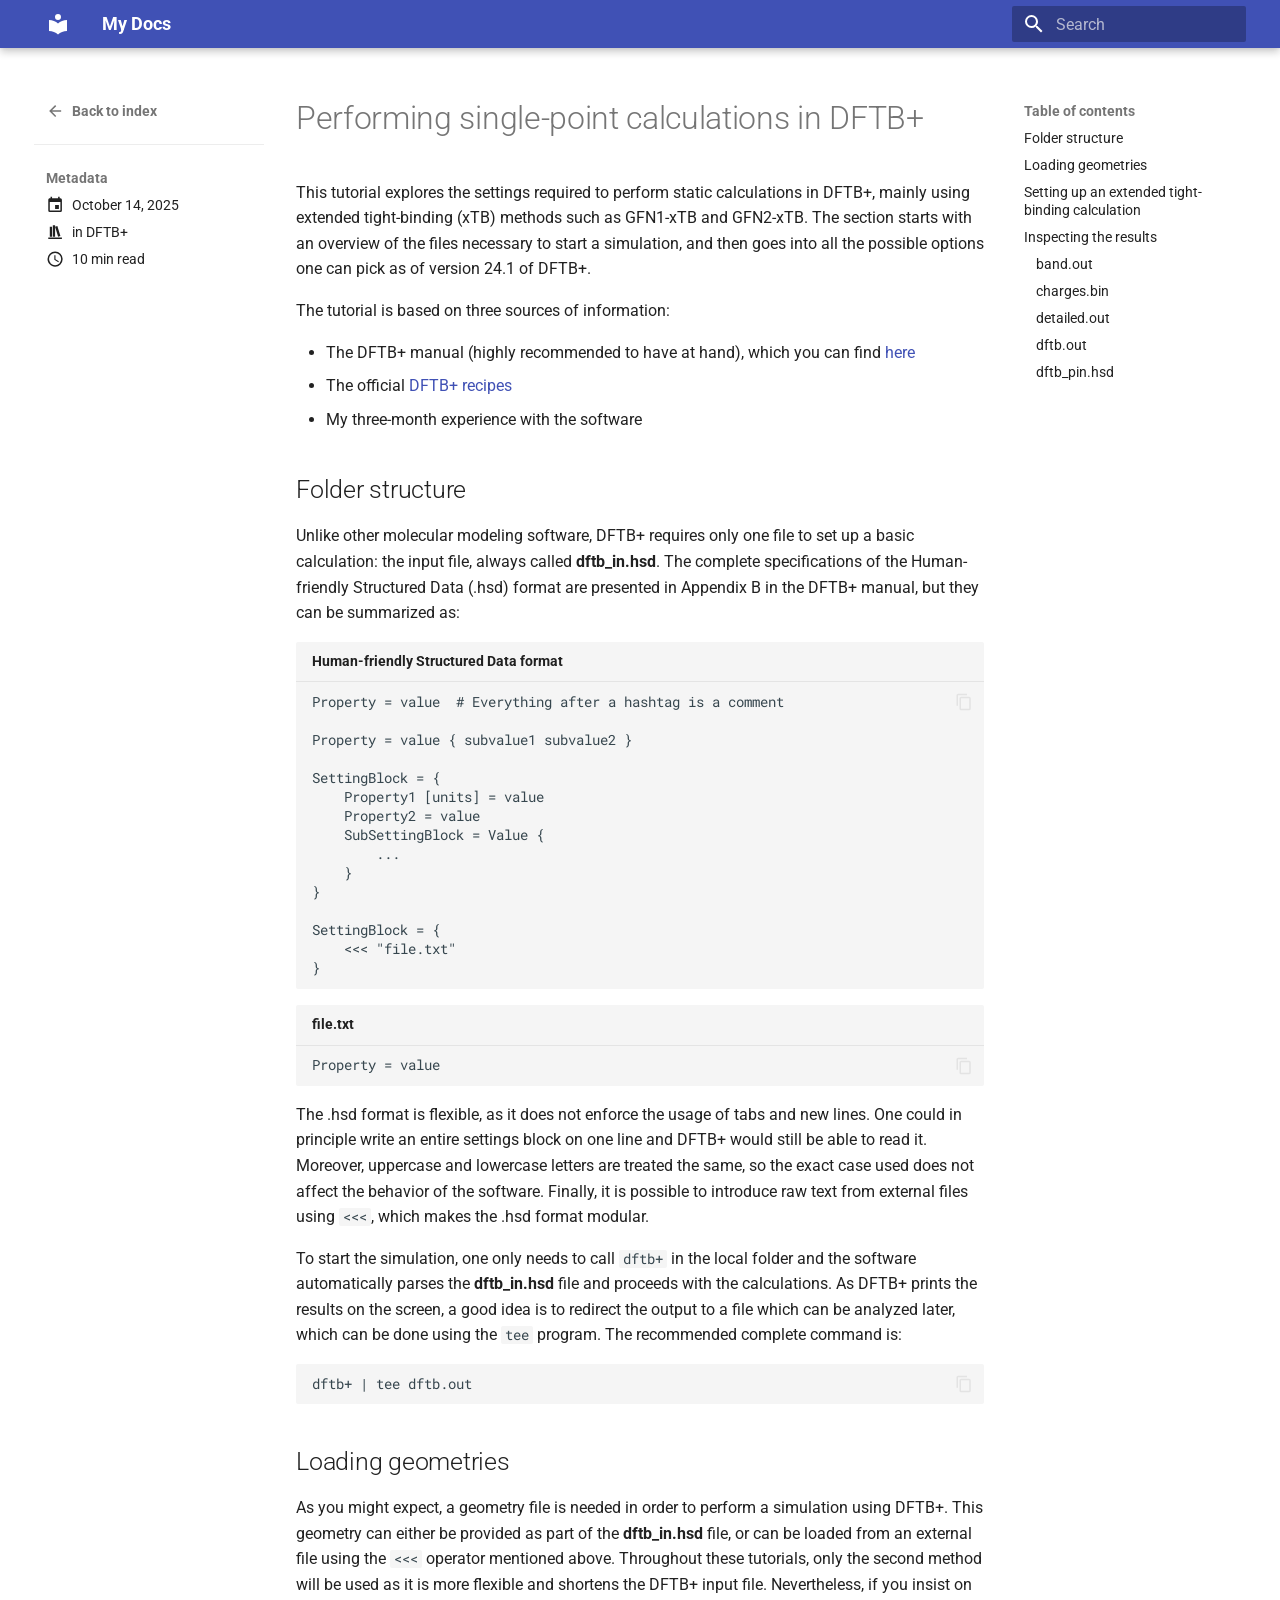
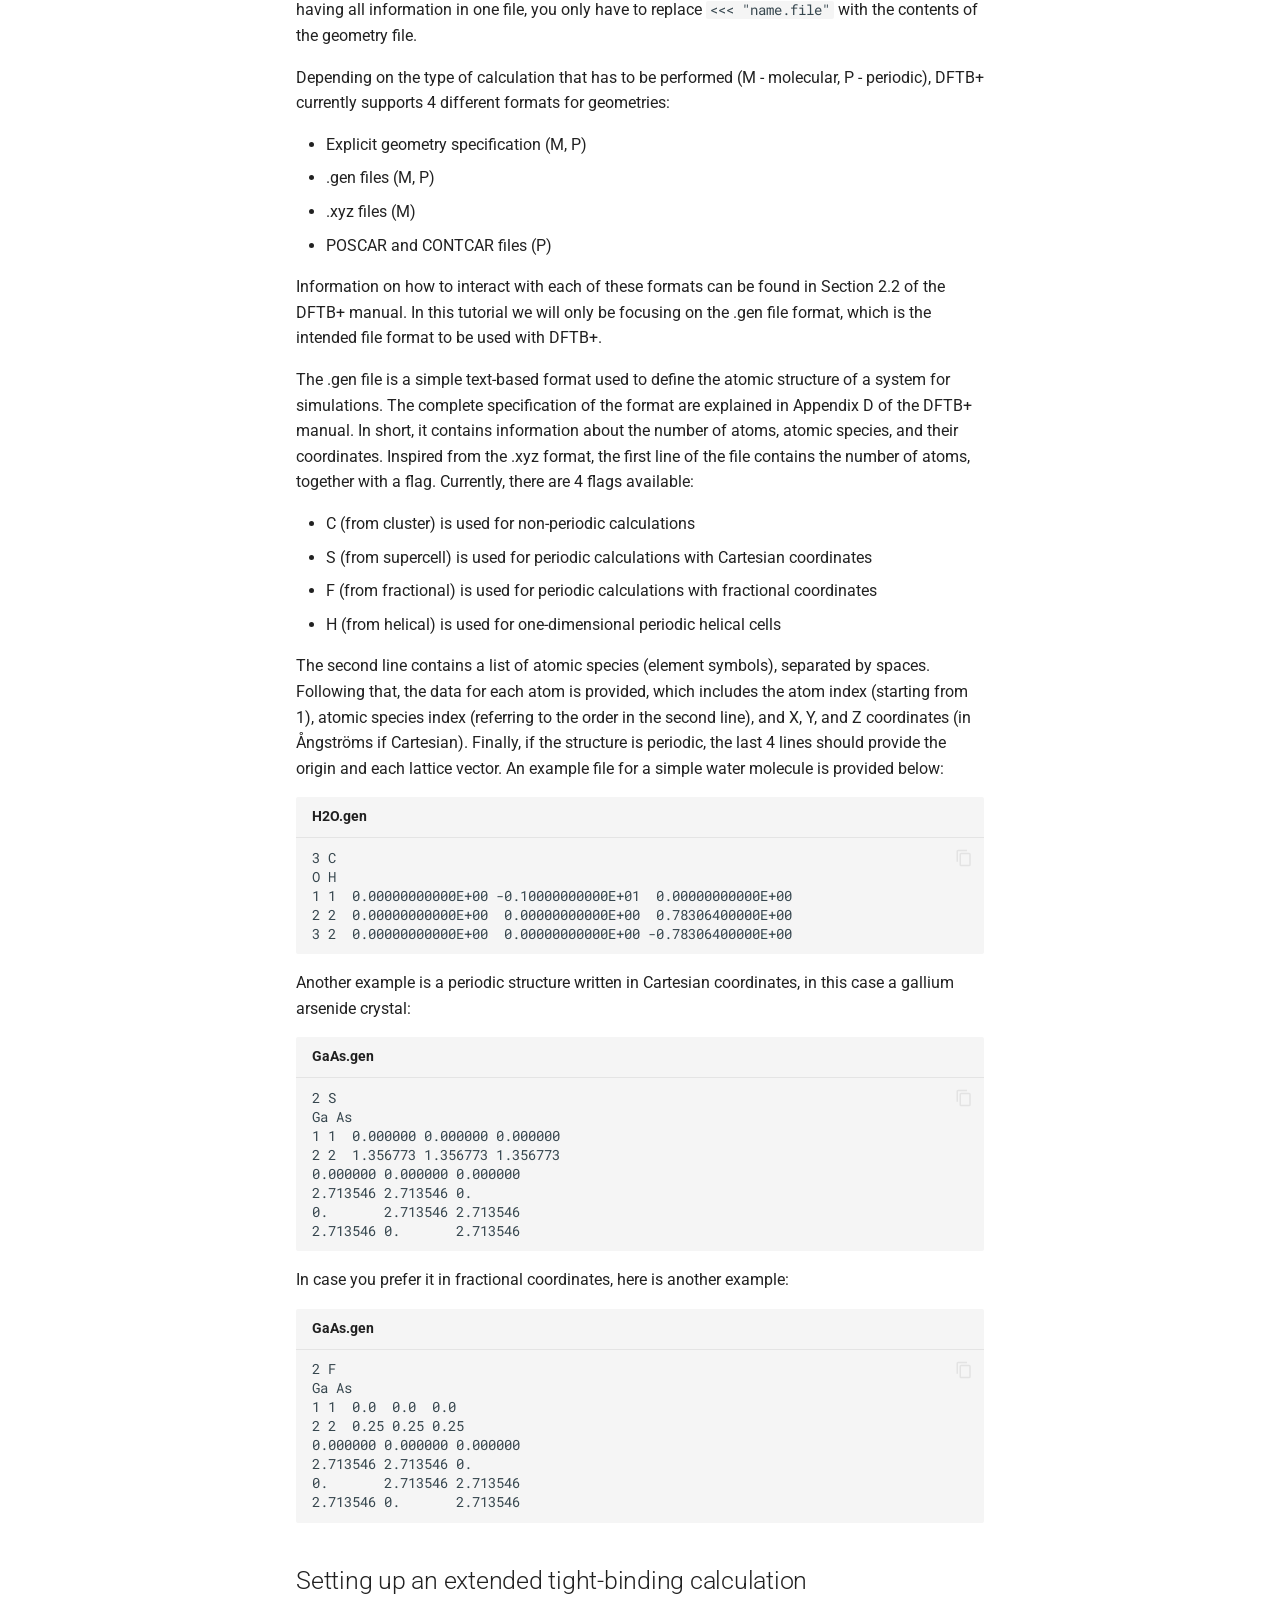
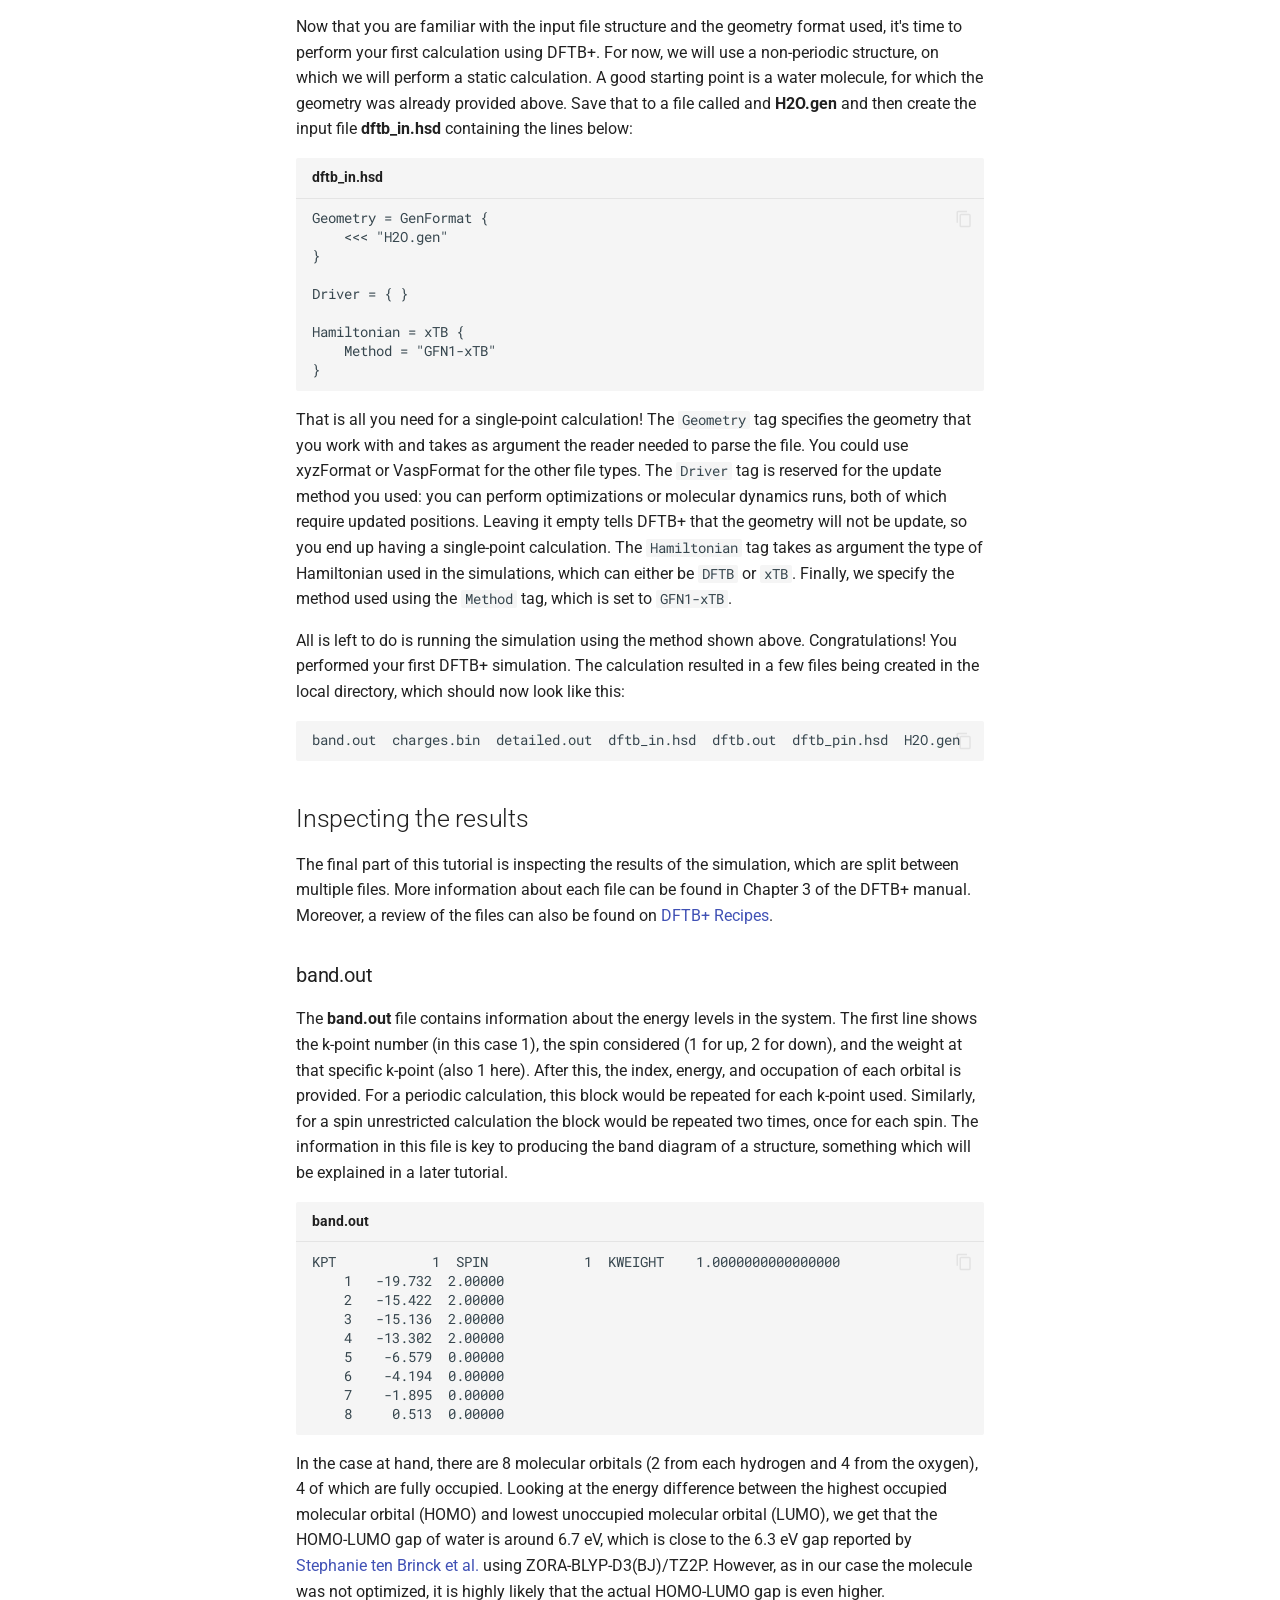
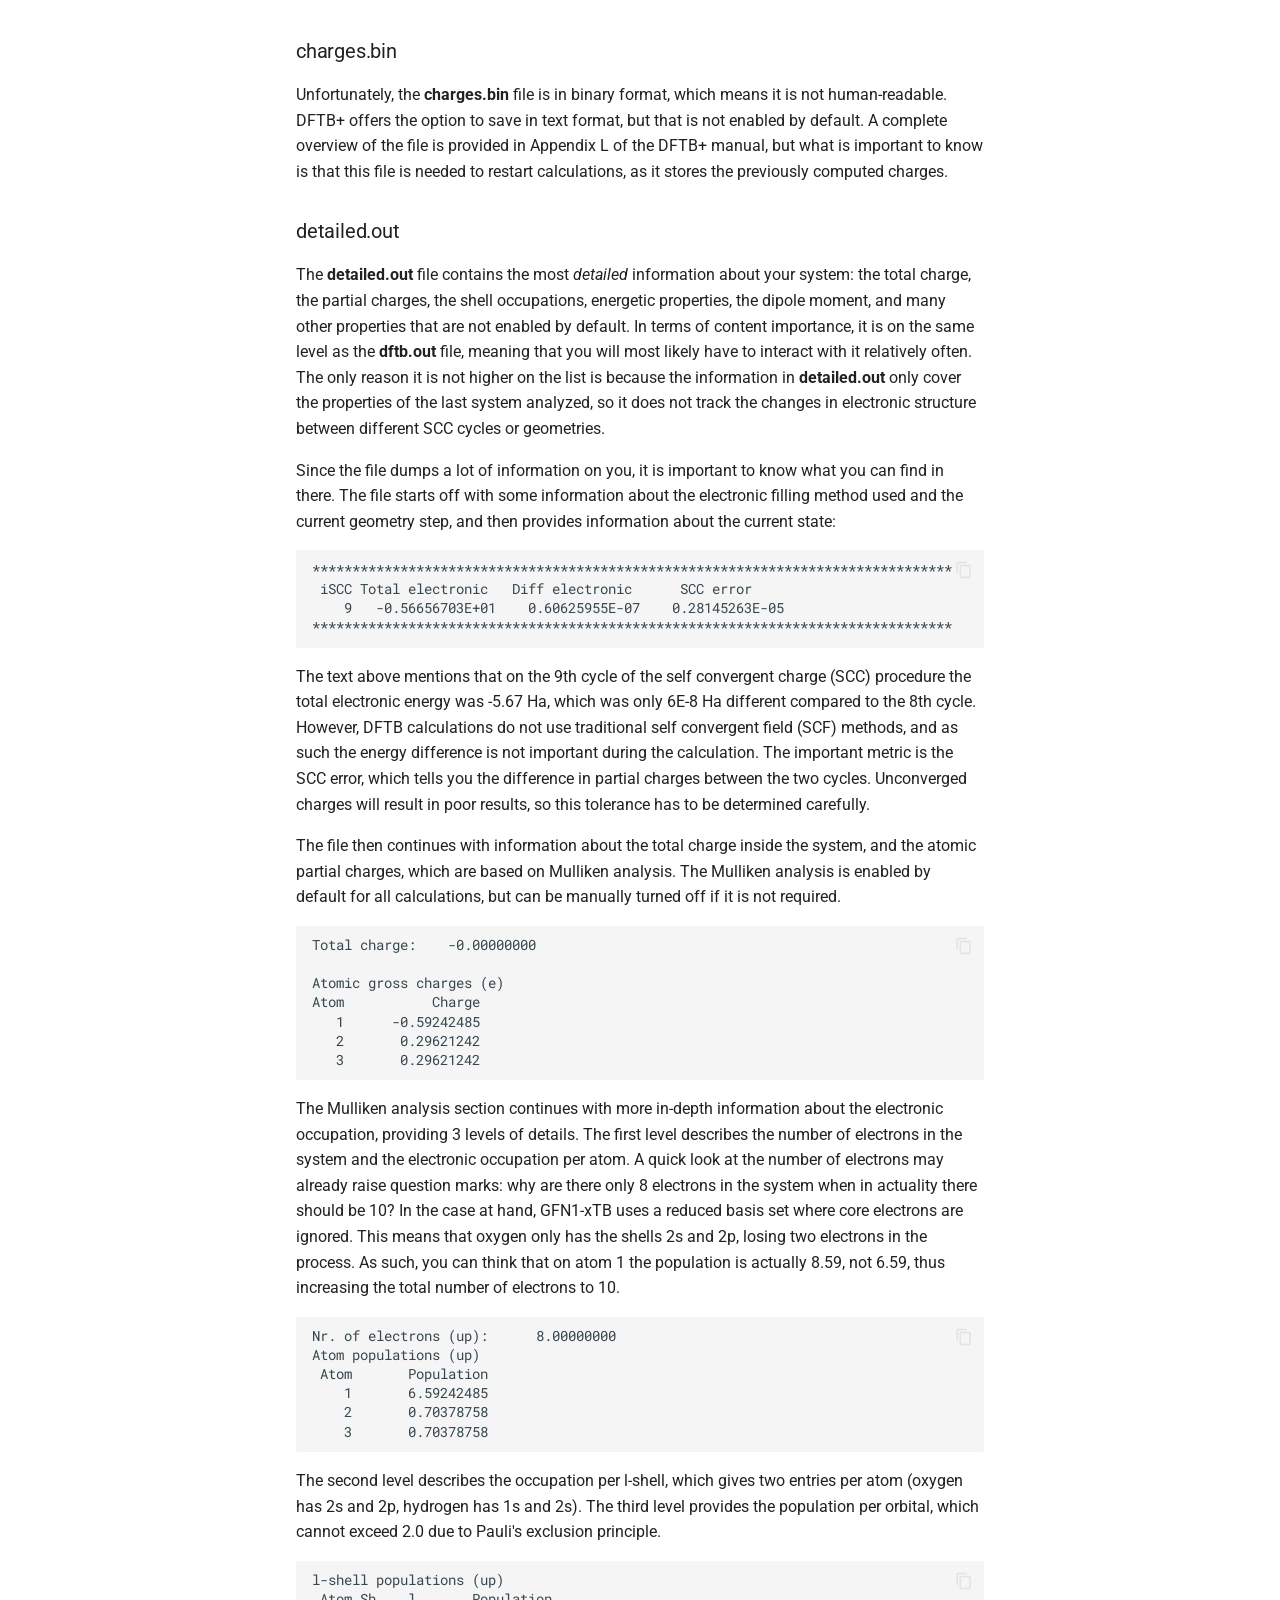
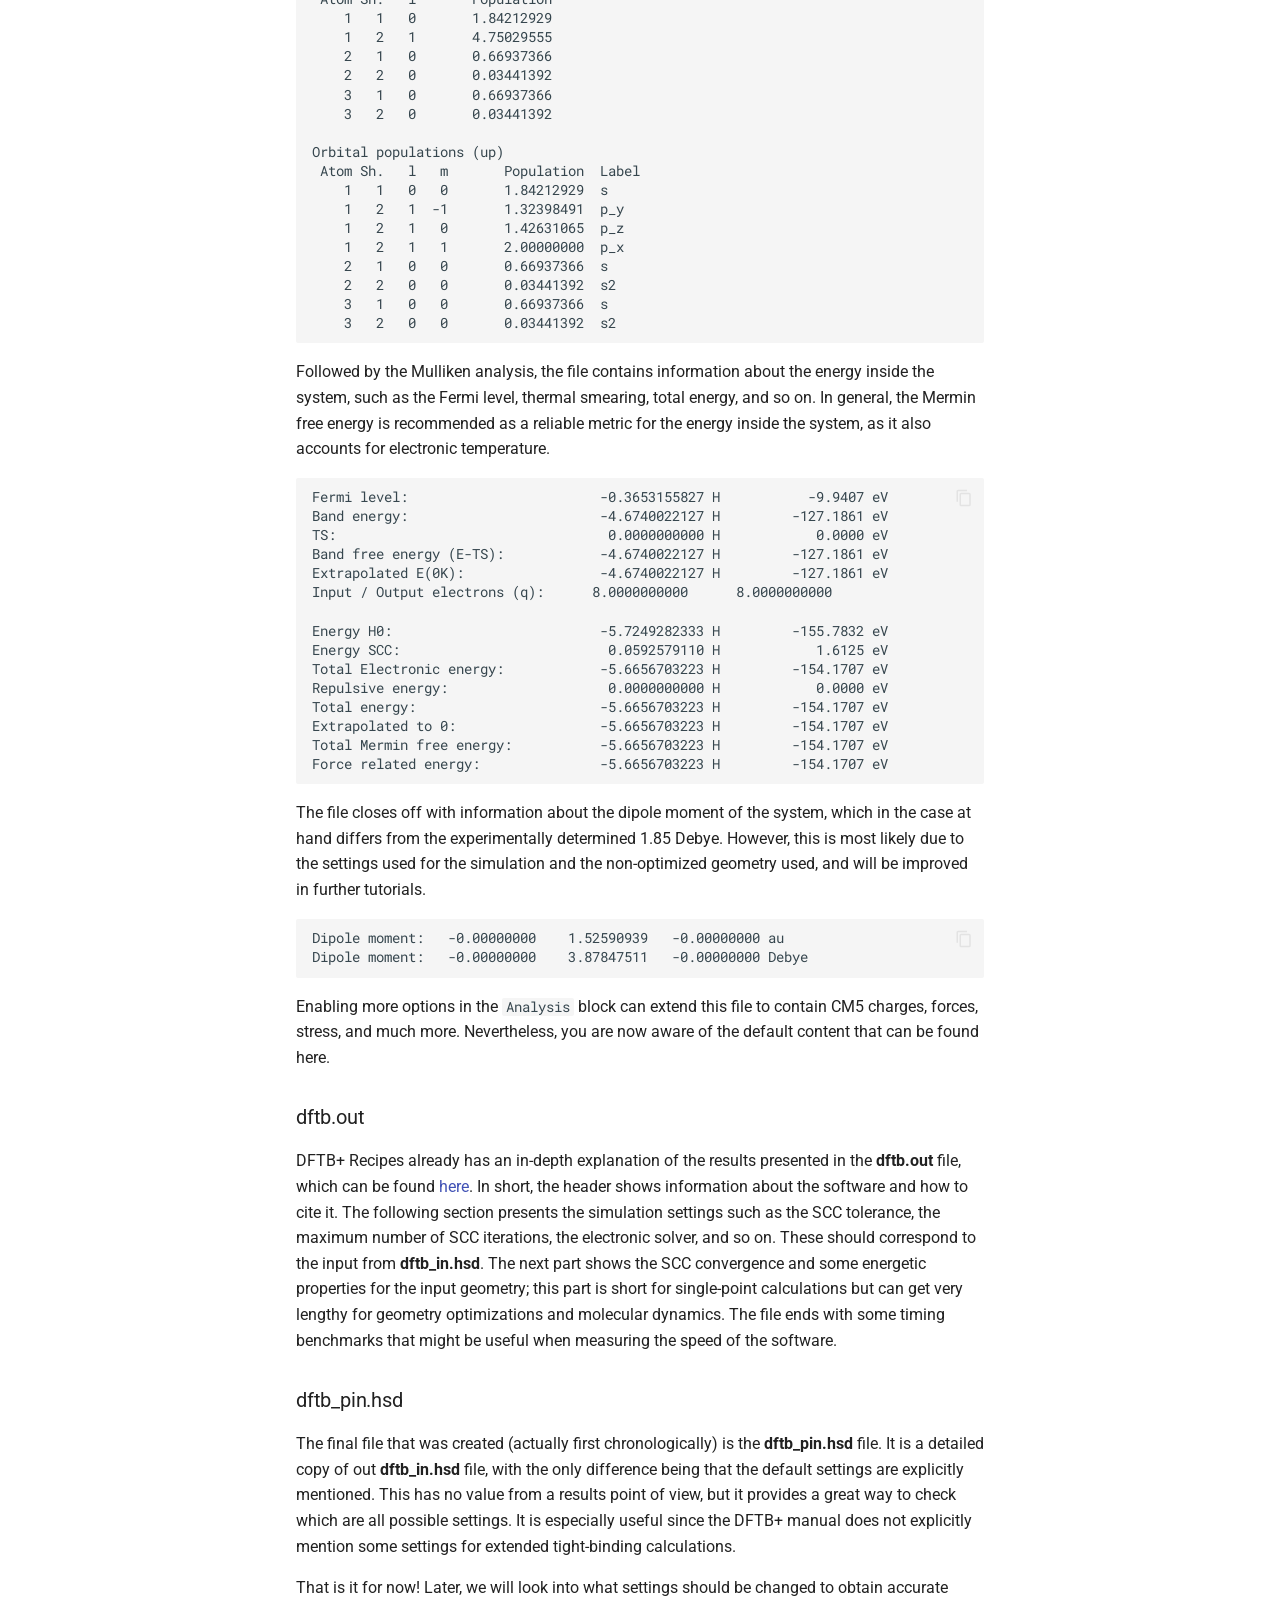
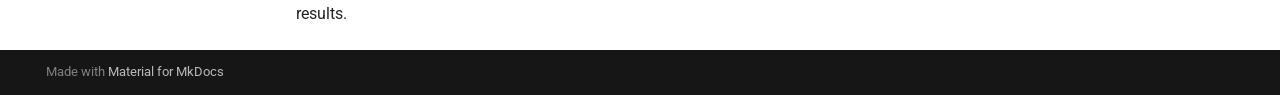
<file: 2025/10/14/performing-single-point-calculations-in-dftb/index.html>
<!doctype html>
<html lang="en" class="no-js">
  <head>
    
      <meta charset="utf-8">
      <meta name="viewport" content="width=device-width,initial-scale=1">
      
      
      
      
      
      
      <link rel="icon" href="../../../../assets/images/favicon.png">
      <meta name="generator" content="mkdocs-1.6.1, mkdocs-material-9.6.22">
    
    
      
        <title>Performing single-point calculations in DFTB+ - My Docs</title>
      
    
    
      <link rel="stylesheet" href="../../../../assets/stylesheets/main.84d31ad4.min.css">
      
      


    
    
      
    
    
      
        
        
        <link rel="preconnect" href="https://fonts.gstatic.com" crossorigin>
        <link rel="stylesheet" href="https://fonts.googleapis.com/css?family=Roboto:300,300i,400,400i,700,700i%7CRoboto+Mono:400,400i,700,700i&display=fallback">
        <style>:root{--md-text-font:"Roboto";--md-code-font:"Roboto Mono"}</style>
      
    
    
    <script>__md_scope=new URL("../../../..",location),__md_hash=e=>[...e].reduce(((e,_)=>(e<<5)-e+_.charCodeAt(0)),0),__md_get=(e,_=localStorage,t=__md_scope)=>JSON.parse(_.getItem(t.pathname+"."+e)),__md_set=(e,_,t=localStorage,a=__md_scope)=>{try{t.setItem(a.pathname+"."+e,JSON.stringify(_))}catch(e){}}</script>
    
      

    
    
    
  </head>
  
  
    <body dir="ltr">
  
    
    <input class="md-toggle" data-md-toggle="drawer" type="checkbox" id="__drawer" autocomplete="off">
    <input class="md-toggle" data-md-toggle="search" type="checkbox" id="__search" autocomplete="off">
    <label class="md-overlay" for="__drawer"></label>
    <div data-md-component="skip">
      
        
        <a href="#performing-single-point-calculations-in-dftb" class="md-skip">
          Skip to content
        </a>
      
    </div>
    <div data-md-component="announce">
      
    </div>
    
    
      

  

<header class="md-header md-header--shadow" data-md-component="header">
  <nav class="md-header__inner md-grid" aria-label="Header">
    <a href="../../../.." title="My Docs" class="md-header__button md-logo" aria-label="My Docs" data-md-component="logo">
      
  
  <svg xmlns="http://www.w3.org/2000/svg" viewBox="0 0 24 24"><path d="M12 8a3 3 0 0 0 3-3 3 3 0 0 0-3-3 3 3 0 0 0-3 3 3 3 0 0 0 3 3m0 3.54C9.64 9.35 6.5 8 3 8v11c3.5 0 6.64 1.35 9 3.54 2.36-2.19 5.5-3.54 9-3.54V8c-3.5 0-6.64 1.35-9 3.54"/></svg>

    </a>
    <label class="md-header__button md-icon" for="__drawer">
      
      <svg xmlns="http://www.w3.org/2000/svg" viewBox="0 0 24 24"><path d="M3 6h18v2H3zm0 5h18v2H3zm0 5h18v2H3z"/></svg>
    </label>
    <div class="md-header__title" data-md-component="header-title">
      <div class="md-header__ellipsis">
        <div class="md-header__topic">
          <span class="md-ellipsis">
            My Docs
          </span>
        </div>
        <div class="md-header__topic" data-md-component="header-topic">
          <span class="md-ellipsis">
            
              Performing single-point calculations in DFTB+
            
          </span>
        </div>
      </div>
    </div>
    
    
      <script>var palette=__md_get("__palette");if(palette&&palette.color){if("(prefers-color-scheme)"===palette.color.media){var media=matchMedia("(prefers-color-scheme: light)"),input=document.querySelector(media.matches?"[data-md-color-media='(prefers-color-scheme: light)']":"[data-md-color-media='(prefers-color-scheme: dark)']");palette.color.media=input.getAttribute("data-md-color-media"),palette.color.scheme=input.getAttribute("data-md-color-scheme"),palette.color.primary=input.getAttribute("data-md-color-primary"),palette.color.accent=input.getAttribute("data-md-color-accent")}for(var[key,value]of Object.entries(palette.color))document.body.setAttribute("data-md-color-"+key,value)}</script>
    
    
    
      
      
        <label class="md-header__button md-icon" for="__search">
          
          <svg xmlns="http://www.w3.org/2000/svg" viewBox="0 0 24 24"><path d="M9.5 3A6.5 6.5 0 0 1 16 9.5c0 1.61-.59 3.09-1.56 4.23l.27.27h.79l5 5-1.5 1.5-5-5v-.79l-.27-.27A6.52 6.52 0 0 1 9.5 16 6.5 6.5 0 0 1 3 9.5 6.5 6.5 0 0 1 9.5 3m0 2C7 5 5 7 5 9.5S7 14 9.5 14 14 12 14 9.5 12 5 9.5 5"/></svg>
        </label>
        <div class="md-search" data-md-component="search" role="dialog">
  <label class="md-search__overlay" for="__search"></label>
  <div class="md-search__inner" role="search">
    <form class="md-search__form" name="search">
      <input type="text" class="md-search__input" name="query" aria-label="Search" placeholder="Search" autocapitalize="off" autocorrect="off" autocomplete="off" spellcheck="false" data-md-component="search-query" required>
      <label class="md-search__icon md-icon" for="__search">
        
        <svg xmlns="http://www.w3.org/2000/svg" viewBox="0 0 24 24"><path d="M9.5 3A6.5 6.5 0 0 1 16 9.5c0 1.61-.59 3.09-1.56 4.23l.27.27h.79l5 5-1.5 1.5-5-5v-.79l-.27-.27A6.52 6.52 0 0 1 9.5 16 6.5 6.5 0 0 1 3 9.5 6.5 6.5 0 0 1 9.5 3m0 2C7 5 5 7 5 9.5S7 14 9.5 14 14 12 14 9.5 12 5 9.5 5"/></svg>
        
        <svg xmlns="http://www.w3.org/2000/svg" viewBox="0 0 24 24"><path d="M20 11v2H8l5.5 5.5-1.42 1.42L4.16 12l7.92-7.92L13.5 5.5 8 11z"/></svg>
      </label>
      <nav class="md-search__options" aria-label="Search">
        
        <button type="reset" class="md-search__icon md-icon" title="Clear" aria-label="Clear" tabindex="-1">
          
          <svg xmlns="http://www.w3.org/2000/svg" viewBox="0 0 24 24"><path d="M19 6.41 17.59 5 12 10.59 6.41 5 5 6.41 10.59 12 5 17.59 6.41 19 12 13.41 17.59 19 19 17.59 13.41 12z"/></svg>
        </button>
      </nav>
      
    </form>
    <div class="md-search__output">
      <div class="md-search__scrollwrap" tabindex="0" data-md-scrollfix>
        <div class="md-search-result" data-md-component="search-result">
          <div class="md-search-result__meta">
            Initializing search
          </div>
          <ol class="md-search-result__list" role="presentation"></ol>
        </div>
      </div>
    </div>
  </div>
</div>
      
    
    
  </nav>
  
</header>
    
    <div class="md-container" data-md-component="container">
      
      
        
          
        
      
      <main class="md-main" data-md-component="main">
        <div class="md-main__inner md-grid">
          
            
              
                
              
              <div class="md-sidebar md-sidebar--primary" data-md-component="sidebar" data-md-type="navigation" hidden>
                <div class="md-sidebar__scrollwrap">
                  <div class="md-sidebar__inner">
                    



<nav class="md-nav md-nav--primary" aria-label="Navigation" data-md-level="0">
  <label class="md-nav__title" for="__drawer">
    <a href="../../../.." title="My Docs" class="md-nav__button md-logo" aria-label="My Docs" data-md-component="logo">
      
  
  <svg xmlns="http://www.w3.org/2000/svg" viewBox="0 0 24 24"><path d="M12 8a3 3 0 0 0 3-3 3 3 0 0 0-3-3 3 3 0 0 0-3 3 3 3 0 0 0 3 3m0 3.54C9.64 9.35 6.5 8 3 8v11c3.5 0 6.64 1.35 9 3.54 2.36-2.19 5.5-3.54 9-3.54V8c-3.5 0-6.64 1.35-9 3.54"/></svg>

    </a>
    My Docs
  </label>
  
  <ul class="md-nav__list" data-md-scrollfix>
    
      
      
  
  
    
  
  
    
  
  
    <li class="md-nav__item md-nav__item--active">
      <a href="../../../.." class="md-nav__link">
        
  
  
  <span class="md-ellipsis">
    Blog
    
  </span>
  

      </a>
    </li>
  

    
      
      
  
  
  
  
    
    
    
    
    
    <li class="md-nav__item md-nav__item--nested">
      
        
        
        <input class="md-nav__toggle md-toggle " type="checkbox" id="__nav_2" >
        
          
          <label class="md-nav__link" for="__nav_2" id="__nav_2_label" tabindex="0">
            
  
  
  <span class="md-ellipsis">
    Archive
    
  </span>
  

            <span class="md-nav__icon md-icon"></span>
          </label>
        
        <nav class="md-nav" data-md-level="1" aria-labelledby="__nav_2_label" aria-expanded="false">
          <label class="md-nav__title" for="__nav_2">
            <span class="md-nav__icon md-icon"></span>
            Archive
          </label>
          <ul class="md-nav__list" data-md-scrollfix>
            
              
                
  
  
  
    
  
  
    <li class="md-nav__item">
      <a href="../../../../archive/2025/" class="md-nav__link">
        
  
  
  <span class="md-ellipsis">
    2025
    
  </span>
  

      </a>
    </li>
  

              
            
          </ul>
        </nav>
      
    </li>
  

    
      
      
  
  
  
  
    
    
    
    
    
    <li class="md-nav__item md-nav__item--nested">
      
        
        
        <input class="md-nav__toggle md-toggle " type="checkbox" id="__nav_3" >
        
          
          <label class="md-nav__link" for="__nav_3" id="__nav_3_label" tabindex="0">
            
  
  
  <span class="md-ellipsis">
    Categories
    
  </span>
  

            <span class="md-nav__icon md-icon"></span>
          </label>
        
        <nav class="md-nav" data-md-level="1" aria-labelledby="__nav_3_label" aria-expanded="false">
          <label class="md-nav__title" for="__nav_3">
            <span class="md-nav__icon md-icon"></span>
            Categories
          </label>
          <ul class="md-nav__list" data-md-scrollfix>
            
              
                
  
  
  
    
  
  
    <li class="md-nav__item">
      <a href="../../../../category/dftb/" class="md-nav__link">
        
  
  
  <span class="md-ellipsis">
    DFTB+
    
  </span>
  

      </a>
    </li>
  

              
            
          </ul>
        </nav>
      
    </li>
  

    
  </ul>
</nav>
                  </div>
                </div>
              </div>
            
            
              
                
              
              <div class="md-sidebar md-sidebar--secondary" data-md-component="sidebar" data-md-type="toc" >
                <div class="md-sidebar__scrollwrap">
                  <div class="md-sidebar__inner">
                    

<nav class="md-nav md-nav--secondary" aria-label="Table of contents">
  
  
  
    
  
  
    <label class="md-nav__title" for="__toc">
      <span class="md-nav__icon md-icon"></span>
      Table of contents
    </label>
    <ul class="md-nav__list" data-md-component="toc" data-md-scrollfix>
      
        <li class="md-nav__item">
  <a href="#folder-structure" class="md-nav__link">
    <span class="md-ellipsis">
      Folder structure
    </span>
  </a>
  
</li>
      
        <li class="md-nav__item">
  <a href="#loading-geometries" class="md-nav__link">
    <span class="md-ellipsis">
      Loading geometries
    </span>
  </a>
  
</li>
      
        <li class="md-nav__item">
  <a href="#setting-up-an-extended-tight-binding-calculation" class="md-nav__link">
    <span class="md-ellipsis">
      Setting up an extended tight-binding calculation
    </span>
  </a>
  
</li>
      
        <li class="md-nav__item">
  <a href="#inspecting-the-results" class="md-nav__link">
    <span class="md-ellipsis">
      Inspecting the results
    </span>
  </a>
  
    <nav class="md-nav" aria-label="Inspecting the results">
      <ul class="md-nav__list">
        
          <li class="md-nav__item">
  <a href="#bandout" class="md-nav__link">
    <span class="md-ellipsis">
      band.out
    </span>
  </a>
  
</li>
        
          <li class="md-nav__item">
  <a href="#chargesbin" class="md-nav__link">
    <span class="md-ellipsis">
      charges.bin
    </span>
  </a>
  
</li>
        
          <li class="md-nav__item">
  <a href="#detailedout" class="md-nav__link">
    <span class="md-ellipsis">
      detailed.out
    </span>
  </a>
  
</li>
        
          <li class="md-nav__item">
  <a href="#dftbout" class="md-nav__link">
    <span class="md-ellipsis">
      dftb.out
    </span>
  </a>
  
</li>
        
          <li class="md-nav__item">
  <a href="#dftb_pinhsd" class="md-nav__link">
    <span class="md-ellipsis">
      dftb_pin.hsd
    </span>
  </a>
  
</li>
        
      </ul>
    </nav>
  
</li>
      
    </ul>
  
</nav>
                  </div>
                </div>
              </div>
            
          
          
  <div class="md-content md-content--post" data-md-component="content">
    <div class="md-sidebar md-sidebar--post" data-md-component="sidebar" data-md-type="navigation">
      <div class="md-sidebar__scrollwrap">
        <div class="md-sidebar__inner md-post">
          <nav class="md-nav md-nav--primary">
            <div class="md-post__back">
              <div class="md-nav__title md-nav__container">
                <a href="../../../.." class="md-nav__link">
                  <svg xmlns="http://www.w3.org/2000/svg" viewBox="0 0 24 24"><path d="M20 11v2H8l5.5 5.5-1.42 1.42L4.16 12l7.92-7.92L13.5 5.5 8 11z"/></svg>
                  <span class="md-ellipsis">
                    Back to index
                  </span>
                </a>
              </div>
            </div>
            
            <ul class="md-post__meta md-nav__list">
              <li class="md-nav__item md-nav__item--section">
                <div class="md-post__title">
                  <span class="md-ellipsis">
                    Metadata
                  </span>
                </div>
                <nav class="md-nav">
                  <ul class="md-nav__list">
                    <li class="md-nav__item">
                      <div class="md-nav__link">
                        <svg xmlns="http://www.w3.org/2000/svg" viewBox="0 0 24 24"><path d="M19 19H5V8h14m-3-7v2H8V1H6v2H5c-1.11 0-2 .89-2 2v14a2 2 0 0 0 2 2h14a2 2 0 0 0 2-2V5a2 2 0 0 0-2-2h-1V1m-1 11h-5v5h5z"/></svg>
                        <time datetime="2025-10-14 00:00:00+00:00" class="md-ellipsis">October 14, 2025</time>
                      </div>
                    </li>
                    
                    
                      <li class="md-nav__item">
                        <div class="md-nav__link">
                          <svg xmlns="http://www.w3.org/2000/svg" viewBox="0 0 24 24"><path d="M9 3v15h3V3zm3 2 4 13 3-1-4-13zM5 5v13h3V5zM3 19v2h18v-2z"/></svg>
                          <span class="md-ellipsis">
                            in
                            
                              <a href="../../../../category/dftb/">DFTB+</a></span>
                        </div>
                      </li>
                    
                    
                      
                      <li class="md-nav__item">
                        <div class="md-nav__link">
                          <svg xmlns="http://www.w3.org/2000/svg" viewBox="0 0 24 24"><path d="M12 20a8 8 0 0 0 8-8 8 8 0 0 0-8-8 8 8 0 0 0-8 8 8 8 0 0 0 8 8m0-18a10 10 0 0 1 10 10 10 10 0 0 1-10 10C6.47 22 2 17.5 2 12A10 10 0 0 1 12 2m.5 5v5.25l4.5 2.67-.75 1.23L11 13V7z"/></svg>
                          <span class="md-ellipsis">
                            
                              10 min read
                            
                          </span>
                        </div>
                      </li>
                    
                  </ul>
                </nav>
              </li>
            </ul>
            
          </nav>
          
        </div>
      </div>
    </div>
    <article class="md-content__inner md-typeset">
      
        
  




<h1 id="performing-single-point-calculations-in-dftb">Performing single-point calculations in DFTB+</h1>
<p>This tutorial explores the settings required to perform static calculations in DFTB+,
mainly using extended tight-binding (xTB) methods such as GFN1-xTB and GFN2-xTB.
The section starts with an overview of the files necessary to start a simulation, and
then goes into all the possible options one can pick as of version 24.1 of DFTB+.</p>
<p>The tutorial is based on three sources of information:</p>
<ul>
<li>The DFTB+ manual (highly recommended to have at hand), which you can find 
<a href="https://github.com/dftbplus/dftbplus/releases/download/24.1/manual.pdf">here</a></li>
<li>The official <a href="https://dftbplus-recipes.readthedocs.io/en/latest/index.html">DFTB+ recipes</a></li>
<li>My three-month experience with the software</li>
</ul>
<!-- more -->

<h2 id="folder-structure">Folder structure</h2>
<p>Unlike other molecular modeling software, DFTB+ requires only one file to set up a 
basic calculation: the input file, always called <strong>dftb_in.hsd</strong>. The complete 
specifications of the Human-friendly Structured Data (.hsd) format are presented in 
Appendix B in the DFTB+ manual, but they can be summarized as:</p>
<div class="language-text highlight"><span class="filename">Human-friendly Structured Data format</span><pre><span></span><code><span id="__span-0-1"><a id="__codelineno-0-1" name="__codelineno-0-1" href="#__codelineno-0-1"></a>Property = value  # Everything after a hashtag is a comment
</span><span id="__span-0-2"><a id="__codelineno-0-2" name="__codelineno-0-2" href="#__codelineno-0-2"></a>
</span><span id="__span-0-3"><a id="__codelineno-0-3" name="__codelineno-0-3" href="#__codelineno-0-3"></a>Property = value { subvalue1 subvalue2 }
</span><span id="__span-0-4"><a id="__codelineno-0-4" name="__codelineno-0-4" href="#__codelineno-0-4"></a>
</span><span id="__span-0-5"><a id="__codelineno-0-5" name="__codelineno-0-5" href="#__codelineno-0-5"></a>SettingBlock = {
</span><span id="__span-0-6"><a id="__codelineno-0-6" name="__codelineno-0-6" href="#__codelineno-0-6"></a>    Property1 [units] = value
</span><span id="__span-0-7"><a id="__codelineno-0-7" name="__codelineno-0-7" href="#__codelineno-0-7"></a>    Property2 = value
</span><span id="__span-0-8"><a id="__codelineno-0-8" name="__codelineno-0-8" href="#__codelineno-0-8"></a>    SubSettingBlock = Value {
</span><span id="__span-0-9"><a id="__codelineno-0-9" name="__codelineno-0-9" href="#__codelineno-0-9"></a>        ...
</span><span id="__span-0-10"><a id="__codelineno-0-10" name="__codelineno-0-10" href="#__codelineno-0-10"></a>    }
</span><span id="__span-0-11"><a id="__codelineno-0-11" name="__codelineno-0-11" href="#__codelineno-0-11"></a>}
</span><span id="__span-0-12"><a id="__codelineno-0-12" name="__codelineno-0-12" href="#__codelineno-0-12"></a>
</span><span id="__span-0-13"><a id="__codelineno-0-13" name="__codelineno-0-13" href="#__codelineno-0-13"></a>SettingBlock = {
</span><span id="__span-0-14"><a id="__codelineno-0-14" name="__codelineno-0-14" href="#__codelineno-0-14"></a>    &lt;&lt;&lt; &quot;file.txt&quot;
</span><span id="__span-0-15"><a id="__codelineno-0-15" name="__codelineno-0-15" href="#__codelineno-0-15"></a>}
</span></code></pre></div>
<div class="language-text highlight"><span class="filename">file.txt</span><pre><span></span><code><span id="__span-1-1"><a id="__codelineno-1-1" name="__codelineno-1-1" href="#__codelineno-1-1"></a>Property = value
</span></code></pre></div>
<p>The .hsd format is flexible, as it does not enforce the usage of tabs and new lines. 
One could in principle write an entire settings block on one line and DFTB+ would 
still be able to read it. Moreover, uppercase and lowercase letters are treated the 
same, so the exact case used does not affect the behavior of the software. Finally, 
it is possible to introduce raw text from external files using <code>&lt;&lt;&lt;</code>, which makes the
.hsd format modular.</p>
<p>To start the simulation, one only needs to call <code>dftb+</code> in the local folder and the
software automatically parses the <strong>dftb_in.hsd</strong> file and proceeds with the 
calculations. As DFTB+ prints the results on the screen, a good idea is to redirect
the output to a file which can be analyzed later, which can be done using the <code>tee</code>
program. The recommended complete command is:</p>
<div class="language-text highlight"><pre><span></span><code><span id="__span-2-1"><a id="__codelineno-2-1" name="__codelineno-2-1" href="#__codelineno-2-1"></a>dftb+ | tee dftb.out
</span></code></pre></div>
<h2 id="loading-geometries">Loading geometries</h2>
<p>As you might expect, a geometry file is needed in order to perform a simulation using 
DFTB+. This geometry can either be provided as part of the <strong>dftb_in.hsd</strong> file, or
can be loaded from an external file using the <code>&lt;&lt;&lt;</code> operator mentioned above. 
Throughout these tutorials, only the second method will be used as it is more
flexible and shortens the DFTB+ input file. Nevertheless, if you insist on having all
information in one file, you only have to replace <code>&lt;&lt;&lt; "name.file"</code> with the contents 
of the geometry file.</p>
<p>Depending on the type of calculation that has to be performed (M - molecular, 
P - periodic), DFTB+ currently supports 4 different formats for geometries:</p>
<ul>
<li>Explicit geometry specification (M, P)</li>
<li>.gen files (M, P)</li>
<li>.xyz files (M)</li>
<li>POSCAR and CONTCAR files (P)</li>
</ul>
<p>Information on how to interact with each of these formats can be found in Section 2.2 
of the DFTB+ manual. In this tutorial we will only be focusing on the .gen file 
format, which is the intended file format to be used with DFTB+. </p>
<p>The .gen file is a simple text-based format used to define the atomic structure of a 
system for simulations. The complete specification of the format are explained in
Appendix D of the DFTB+ manual. In short, it contains information about the number of 
atoms, atomic species, and their coordinates. Inspired from the .xyz format, the 
first line of the file contains the number of atoms, together with a flag. Currently, 
there are 4 flags available:</p>
<ul>
<li>C (from cluster) is used for non-periodic calculations</li>
<li>S (from supercell) is used for periodic calculations with Cartesian coordinates</li>
<li>F (from fractional) is used for periodic calculations with fractional coordinates</li>
<li>H (from helical) is used for one-dimensional periodic helical cells</li>
</ul>
<p>The second line contains a list of atomic species (element symbols), separated by 
spaces. Following that, the data for each atom is provided, which includes the atom 
index (starting from 1), atomic species index (referring to the order in the second 
line), and X, Y, and Z coordinates (in Ångströms if Cartesian). Finally, if the 
structure is periodic, the last 4 lines should provide the origin and each lattice
vector. An example file for a simple water molecule is provided below:</p>
<div class="language-text highlight"><span class="filename">H2O.gen</span><pre><span></span><code><span id="__span-3-1"><a id="__codelineno-3-1" name="__codelineno-3-1" href="#__codelineno-3-1"></a>3 C
</span><span id="__span-3-2"><a id="__codelineno-3-2" name="__codelineno-3-2" href="#__codelineno-3-2"></a>O H
</span><span id="__span-3-3"><a id="__codelineno-3-3" name="__codelineno-3-3" href="#__codelineno-3-3"></a>1 1  0.00000000000E+00 -0.10000000000E+01  0.00000000000E+00
</span><span id="__span-3-4"><a id="__codelineno-3-4" name="__codelineno-3-4" href="#__codelineno-3-4"></a>2 2  0.00000000000E+00  0.00000000000E+00  0.78306400000E+00
</span><span id="__span-3-5"><a id="__codelineno-3-5" name="__codelineno-3-5" href="#__codelineno-3-5"></a>3 2  0.00000000000E+00  0.00000000000E+00 -0.78306400000E+00
</span></code></pre></div>
<p>Another example is a periodic structure written in Cartesian coordinates, in this
case a gallium arsenide crystal:</p>
<div class="language-text highlight"><span class="filename">GaAs.gen</span><pre><span></span><code><span id="__span-4-1"><a id="__codelineno-4-1" name="__codelineno-4-1" href="#__codelineno-4-1"></a>2 S
</span><span id="__span-4-2"><a id="__codelineno-4-2" name="__codelineno-4-2" href="#__codelineno-4-2"></a>Ga As
</span><span id="__span-4-3"><a id="__codelineno-4-3" name="__codelineno-4-3" href="#__codelineno-4-3"></a>1 1  0.000000 0.000000 0.000000
</span><span id="__span-4-4"><a id="__codelineno-4-4" name="__codelineno-4-4" href="#__codelineno-4-4"></a>2 2  1.356773 1.356773 1.356773
</span><span id="__span-4-5"><a id="__codelineno-4-5" name="__codelineno-4-5" href="#__codelineno-4-5"></a>0.000000 0.000000 0.000000
</span><span id="__span-4-6"><a id="__codelineno-4-6" name="__codelineno-4-6" href="#__codelineno-4-6"></a>2.713546 2.713546 0.
</span><span id="__span-4-7"><a id="__codelineno-4-7" name="__codelineno-4-7" href="#__codelineno-4-7"></a>0.       2.713546 2.713546
</span><span id="__span-4-8"><a id="__codelineno-4-8" name="__codelineno-4-8" href="#__codelineno-4-8"></a>2.713546 0.       2.713546
</span></code></pre></div>
<p>In case you prefer it in fractional coordinates, here is another example:</p>
<div class="language-text highlight"><span class="filename">GaAs.gen</span><pre><span></span><code><span id="__span-5-1"><a id="__codelineno-5-1" name="__codelineno-5-1" href="#__codelineno-5-1"></a>2 F
</span><span id="__span-5-2"><a id="__codelineno-5-2" name="__codelineno-5-2" href="#__codelineno-5-2"></a>Ga As
</span><span id="__span-5-3"><a id="__codelineno-5-3" name="__codelineno-5-3" href="#__codelineno-5-3"></a>1 1  0.0  0.0  0.0
</span><span id="__span-5-4"><a id="__codelineno-5-4" name="__codelineno-5-4" href="#__codelineno-5-4"></a>2 2  0.25 0.25 0.25
</span><span id="__span-5-5"><a id="__codelineno-5-5" name="__codelineno-5-5" href="#__codelineno-5-5"></a>0.000000 0.000000 0.000000
</span><span id="__span-5-6"><a id="__codelineno-5-6" name="__codelineno-5-6" href="#__codelineno-5-6"></a>2.713546 2.713546 0.
</span><span id="__span-5-7"><a id="__codelineno-5-7" name="__codelineno-5-7" href="#__codelineno-5-7"></a>0.       2.713546 2.713546
</span><span id="__span-5-8"><a id="__codelineno-5-8" name="__codelineno-5-8" href="#__codelineno-5-8"></a>2.713546 0.       2.713546
</span></code></pre></div>
<h2 id="setting-up-an-extended-tight-binding-calculation">Setting up an extended tight-binding calculation</h2>
<p>Now that you are familiar with the input file structure and the geometry format used,
it's time to perform your first calculation using DFTB+. For now, we will use a 
non-periodic structure, on which we will perform a static calculation. A good 
starting point is a water molecule, for which the geometry was already provided above.
Save that to a file called and <strong>H2O.gen</strong> and then create the input file 
<strong>dftb_in.hsd</strong> containing the lines below:</p>
<div class="language-text highlight"><span class="filename">dftb_in.hsd</span><pre><span></span><code><span id="__span-6-1"><a id="__codelineno-6-1" name="__codelineno-6-1" href="#__codelineno-6-1"></a>Geometry = GenFormat {
</span><span id="__span-6-2"><a id="__codelineno-6-2" name="__codelineno-6-2" href="#__codelineno-6-2"></a>    &lt;&lt;&lt; &quot;H2O.gen&quot;
</span><span id="__span-6-3"><a id="__codelineno-6-3" name="__codelineno-6-3" href="#__codelineno-6-3"></a>}
</span><span id="__span-6-4"><a id="__codelineno-6-4" name="__codelineno-6-4" href="#__codelineno-6-4"></a>
</span><span id="__span-6-5"><a id="__codelineno-6-5" name="__codelineno-6-5" href="#__codelineno-6-5"></a>Driver = { }
</span><span id="__span-6-6"><a id="__codelineno-6-6" name="__codelineno-6-6" href="#__codelineno-6-6"></a>
</span><span id="__span-6-7"><a id="__codelineno-6-7" name="__codelineno-6-7" href="#__codelineno-6-7"></a>Hamiltonian = xTB {
</span><span id="__span-6-8"><a id="__codelineno-6-8" name="__codelineno-6-8" href="#__codelineno-6-8"></a>    Method = &quot;GFN1-xTB&quot;
</span><span id="__span-6-9"><a id="__codelineno-6-9" name="__codelineno-6-9" href="#__codelineno-6-9"></a>}
</span></code></pre></div>
<p>That is all you need for a single-point calculation! The <code>Geometry</code> tag specifies the
geometry that you work with and takes as argument the reader needed to parse the file.
You could use xyzFormat or VaspFormat for the other file types. The <code>Driver</code> tag is 
reserved for the update method you used: you can perform optimizations or molecular 
dynamics runs, both of which require updated positions. Leaving it empty tells DFTB+ 
that the geometry will not be update, so you end up having a single-point calculation. 
The <code>Hamiltonian</code> tag takes as argument the type of Hamiltonian used in the 
simulations, which can either be <code>DFTB</code> or <code>xTB</code>. Finally, we specify the method used
using the <code>Method</code> tag, which is set to <code>GFN1-xTB</code>. </p>
<p>All is left to do is running the simulation using the method shown above.
Congratulations! You performed your first DFTB+ simulation. The calculation resulted
in a few files being created in the local directory, which should now look like this:</p>
<div class="language-text highlight"><pre><span></span><code><span id="__span-7-1"><a id="__codelineno-7-1" name="__codelineno-7-1" href="#__codelineno-7-1"></a>band.out  charges.bin  detailed.out  dftb_in.hsd  dftb.out  dftb_pin.hsd  H2O.gen
</span></code></pre></div>
<h2 id="inspecting-the-results">Inspecting the results</h2>
<p>The final part of this tutorial is inspecting the results of the simulation, which
are split between multiple files. More information about each file can be found in 
Chapter 3 of the DFTB+ manual. Moreover, a review of the files can also be found on
<a href="https://dftbplus-recipes.readthedocs.io/en/latest/basics/firstcalc.html">DFTB+ Recipes</a>.</p>
<h3 id="bandout">band.out</h3>
<p>The <strong>band.out</strong> file contains information about the energy levels in the system.
The first line shows the k-point number (in this case 1), the spin considered (1 for
up, 2 for down), and the weight at that specific k-point (also 1 here). After this,
the index, energy, and occupation of each orbital is provided. For a periodic
calculation, this block would be repeated for each k-point used. Similarly, for a 
spin unrestricted calculation the block would be repeated two times, once for each
spin. The information in this file is key to producing the band diagram of a 
structure, something which will be explained in a later tutorial.</p>
<div class="language-text highlight"><span class="filename">band.out</span><pre><span></span><code><span id="__span-8-1"><a id="__codelineno-8-1" name="__codelineno-8-1" href="#__codelineno-8-1"></a>KPT            1  SPIN            1  KWEIGHT    1.0000000000000000
</span><span id="__span-8-2"><a id="__codelineno-8-2" name="__codelineno-8-2" href="#__codelineno-8-2"></a>    1   -19.732  2.00000
</span><span id="__span-8-3"><a id="__codelineno-8-3" name="__codelineno-8-3" href="#__codelineno-8-3"></a>    2   -15.422  2.00000
</span><span id="__span-8-4"><a id="__codelineno-8-4" name="__codelineno-8-4" href="#__codelineno-8-4"></a>    3   -15.136  2.00000
</span><span id="__span-8-5"><a id="__codelineno-8-5" name="__codelineno-8-5" href="#__codelineno-8-5"></a>    4   -13.302  2.00000
</span><span id="__span-8-6"><a id="__codelineno-8-6" name="__codelineno-8-6" href="#__codelineno-8-6"></a>    5    -6.579  0.00000
</span><span id="__span-8-7"><a id="__codelineno-8-7" name="__codelineno-8-7" href="#__codelineno-8-7"></a>    6    -4.194  0.00000
</span><span id="__span-8-8"><a id="__codelineno-8-8" name="__codelineno-8-8" href="#__codelineno-8-8"></a>    7    -1.895  0.00000
</span><span id="__span-8-9"><a id="__codelineno-8-9" name="__codelineno-8-9" href="#__codelineno-8-9"></a>    8     0.513  0.00000
</span></code></pre></div>
<p>In the case at hand, there are 8 molecular orbitals (2 from each hydrogen and 4 from 
the oxygen), 4 of which are fully occupied. Looking at the energy difference between 
the highest occupied molecular orbital (HOMO) and lowest unoccupied molecular orbital 
(LUMO), we get that the HOMO-LUMO gap of water is around 6.7 eV, which is close to 
the 6.3 eV gap reported by <a href="https://doi.org/10.1021/acsearthspacechem.1c00433">Stephanie ten Brinck et al.</a>
using ZORA-BLYP-D3(BJ)/TZ2P. However, as in our case the molecule was not optimized, 
it is highly likely that the actual HOMO-LUMO gap is even higher.</p>
<h3 id="chargesbin">charges.bin</h3>
<p>Unfortunately, the <strong>charges.bin</strong> file is in binary format, which means it is not
human-readable. DFTB+ offers the option to save in text format, but that is not
enabled by default. A complete overview of the file is provided in Appendix L of the
DFTB+ manual, but what is important to know is that this file is needed to restart 
calculations, as it stores the previously computed charges.</p>
<h3 id="detailedout">detailed.out</h3>
<p>The <strong>detailed.out</strong> file contains the most <em>detailed</em> information about your system:
the total charge, the partial charges, the shell occupations, energetic properties, 
the dipole moment, and many other properties that are not enabled by default. In
terms of content importance, it is on the same level as the <strong>dftb.out</strong> file,
meaning that you will most likely have to interact with it relatively often. The only
reason it is not higher on the list is because the information in <strong>detailed.out</strong>
only cover the properties of the last system analyzed, so it does not track the
changes in electronic structure between different SCC cycles or geometries. </p>
<p>Since the file dumps a lot of information on you, it is important to know what you 
can find in there. The file starts off with some information about the electronic 
filling method used and the current geometry step, and then provides information
about the current state:</p>
<div class="language-text highlight"><pre><span></span><code><span id="__span-9-1"><a id="__codelineno-9-1" name="__codelineno-9-1" href="#__codelineno-9-1"></a>********************************************************************************
</span><span id="__span-9-2"><a id="__codelineno-9-2" name="__codelineno-9-2" href="#__codelineno-9-2"></a> iSCC Total electronic   Diff electronic      SCC error
</span><span id="__span-9-3"><a id="__codelineno-9-3" name="__codelineno-9-3" href="#__codelineno-9-3"></a>    9   -0.56656703E+01    0.60625955E-07    0.28145263E-05
</span><span id="__span-9-4"><a id="__codelineno-9-4" name="__codelineno-9-4" href="#__codelineno-9-4"></a>********************************************************************************
</span></code></pre></div>
<p>The text above mentions that on the 9th cycle of the self convergent charge (SCC)
procedure the total electronic energy was -5.67 Ha, which was only 6E-8 Ha different
compared to the 8th cycle. However, DFTB calculations do not use traditional
self convergent field (SCF) methods, and as such the energy difference is not 
important during the calculation. The important metric is the SCC error, which
tells you the difference in partial charges between the two cycles. Unconverged 
charges will result in poor results, so this tolerance has to be determined carefully.</p>
<p>The file then continues with information about the total charge inside the system,
and the atomic partial charges, which are based on Mulliken analysis. The Mulliken 
analysis is enabled by default for all calculations, but can be manually turned off
if it is not required.</p>
<div class="language-text highlight"><pre><span></span><code><span id="__span-10-1"><a id="__codelineno-10-1" name="__codelineno-10-1" href="#__codelineno-10-1"></a>Total charge:    -0.00000000      
</span><span id="__span-10-2"><a id="__codelineno-10-2" name="__codelineno-10-2" href="#__codelineno-10-2"></a>
</span><span id="__span-10-3"><a id="__codelineno-10-3" name="__codelineno-10-3" href="#__codelineno-10-3"></a>Atomic gross charges (e)
</span><span id="__span-10-4"><a id="__codelineno-10-4" name="__codelineno-10-4" href="#__codelineno-10-4"></a>Atom           Charge
</span><span id="__span-10-5"><a id="__codelineno-10-5" name="__codelineno-10-5" href="#__codelineno-10-5"></a>   1      -0.59242485
</span><span id="__span-10-6"><a id="__codelineno-10-6" name="__codelineno-10-6" href="#__codelineno-10-6"></a>   2       0.29621242
</span><span id="__span-10-7"><a id="__codelineno-10-7" name="__codelineno-10-7" href="#__codelineno-10-7"></a>   3       0.29621242
</span></code></pre></div>
<p>The Mulliken analysis section continues with more in-depth information about the
electronic occupation, providing 3 levels of details. The first level describes
the number of electrons in the system and the electronic occupation per atom. A
quick look at the number of electrons may already raise question marks: why are there
only 8 electrons in the system when in actuality there should be 10? In the case at
hand, GFN1-xTB uses a reduced basis set where core electrons are ignored. This means
that oxygen only has the shells 2s and 2p, losing two electrons in the process. As
such, you can think that on atom 1 the population is actually 8.59, not 6.59, thus
increasing the total number of electrons to 10.</p>
<div class="language-text highlight"><pre><span></span><code><span id="__span-11-1"><a id="__codelineno-11-1" name="__codelineno-11-1" href="#__codelineno-11-1"></a>Nr. of electrons (up):      8.00000000
</span><span id="__span-11-2"><a id="__codelineno-11-2" name="__codelineno-11-2" href="#__codelineno-11-2"></a>Atom populations (up)
</span><span id="__span-11-3"><a id="__codelineno-11-3" name="__codelineno-11-3" href="#__codelineno-11-3"></a> Atom       Population
</span><span id="__span-11-4"><a id="__codelineno-11-4" name="__codelineno-11-4" href="#__codelineno-11-4"></a>    1       6.59242485
</span><span id="__span-11-5"><a id="__codelineno-11-5" name="__codelineno-11-5" href="#__codelineno-11-5"></a>    2       0.70378758
</span><span id="__span-11-6"><a id="__codelineno-11-6" name="__codelineno-11-6" href="#__codelineno-11-6"></a>    3       0.70378758
</span></code></pre></div>
<p>The second level describes the occupation per l-shell, which gives two entries per
atom (oxygen has 2s and 2p, hydrogen has 1s and 2s). The third level provides
the population per orbital, which cannot exceed 2.0 due to Pauli's exclusion
principle.</p>
<div class="language-text highlight"><pre><span></span><code><span id="__span-12-1"><a id="__codelineno-12-1" name="__codelineno-12-1" href="#__codelineno-12-1"></a>l-shell populations (up)
</span><span id="__span-12-2"><a id="__codelineno-12-2" name="__codelineno-12-2" href="#__codelineno-12-2"></a> Atom Sh.   l       Population
</span><span id="__span-12-3"><a id="__codelineno-12-3" name="__codelineno-12-3" href="#__codelineno-12-3"></a>    1   1   0       1.84212929
</span><span id="__span-12-4"><a id="__codelineno-12-4" name="__codelineno-12-4" href="#__codelineno-12-4"></a>    1   2   1       4.75029555
</span><span id="__span-12-5"><a id="__codelineno-12-5" name="__codelineno-12-5" href="#__codelineno-12-5"></a>    2   1   0       0.66937366
</span><span id="__span-12-6"><a id="__codelineno-12-6" name="__codelineno-12-6" href="#__codelineno-12-6"></a>    2   2   0       0.03441392
</span><span id="__span-12-7"><a id="__codelineno-12-7" name="__codelineno-12-7" href="#__codelineno-12-7"></a>    3   1   0       0.66937366
</span><span id="__span-12-8"><a id="__codelineno-12-8" name="__codelineno-12-8" href="#__codelineno-12-8"></a>    3   2   0       0.03441392
</span><span id="__span-12-9"><a id="__codelineno-12-9" name="__codelineno-12-9" href="#__codelineno-12-9"></a>
</span><span id="__span-12-10"><a id="__codelineno-12-10" name="__codelineno-12-10" href="#__codelineno-12-10"></a>Orbital populations (up)
</span><span id="__span-12-11"><a id="__codelineno-12-11" name="__codelineno-12-11" href="#__codelineno-12-11"></a> Atom Sh.   l   m       Population  Label
</span><span id="__span-12-12"><a id="__codelineno-12-12" name="__codelineno-12-12" href="#__codelineno-12-12"></a>    1   1   0   0       1.84212929  s
</span><span id="__span-12-13"><a id="__codelineno-12-13" name="__codelineno-12-13" href="#__codelineno-12-13"></a>    1   2   1  -1       1.32398491  p_y
</span><span id="__span-12-14"><a id="__codelineno-12-14" name="__codelineno-12-14" href="#__codelineno-12-14"></a>    1   2   1   0       1.42631065  p_z
</span><span id="__span-12-15"><a id="__codelineno-12-15" name="__codelineno-12-15" href="#__codelineno-12-15"></a>    1   2   1   1       2.00000000  p_x
</span><span id="__span-12-16"><a id="__codelineno-12-16" name="__codelineno-12-16" href="#__codelineno-12-16"></a>    2   1   0   0       0.66937366  s
</span><span id="__span-12-17"><a id="__codelineno-12-17" name="__codelineno-12-17" href="#__codelineno-12-17"></a>    2   2   0   0       0.03441392  s2
</span><span id="__span-12-18"><a id="__codelineno-12-18" name="__codelineno-12-18" href="#__codelineno-12-18"></a>    3   1   0   0       0.66937366  s
</span><span id="__span-12-19"><a id="__codelineno-12-19" name="__codelineno-12-19" href="#__codelineno-12-19"></a>    3   2   0   0       0.03441392  s2
</span></code></pre></div>
<p>Followed by the Mulliken analysis, the file contains information about the energy
inside the system, such as the Fermi level, thermal smearing, total energy, and so
on. In general, the Mermin free energy is recommended as a reliable metric for the
energy inside the system, as it also accounts for electronic temperature.</p>
<div class="language-text highlight"><pre><span></span><code><span id="__span-13-1"><a id="__codelineno-13-1" name="__codelineno-13-1" href="#__codelineno-13-1"></a>Fermi level:                        -0.3653155827 H           -9.9407 eV
</span><span id="__span-13-2"><a id="__codelineno-13-2" name="__codelineno-13-2" href="#__codelineno-13-2"></a>Band energy:                        -4.6740022127 H         -127.1861 eV
</span><span id="__span-13-3"><a id="__codelineno-13-3" name="__codelineno-13-3" href="#__codelineno-13-3"></a>TS:                                  0.0000000000 H            0.0000 eV
</span><span id="__span-13-4"><a id="__codelineno-13-4" name="__codelineno-13-4" href="#__codelineno-13-4"></a>Band free energy (E-TS):            -4.6740022127 H         -127.1861 eV
</span><span id="__span-13-5"><a id="__codelineno-13-5" name="__codelineno-13-5" href="#__codelineno-13-5"></a>Extrapolated E(0K):                 -4.6740022127 H         -127.1861 eV
</span><span id="__span-13-6"><a id="__codelineno-13-6" name="__codelineno-13-6" href="#__codelineno-13-6"></a>Input / Output electrons (q):      8.0000000000      8.0000000000 
</span><span id="__span-13-7"><a id="__codelineno-13-7" name="__codelineno-13-7" href="#__codelineno-13-7"></a>
</span><span id="__span-13-8"><a id="__codelineno-13-8" name="__codelineno-13-8" href="#__codelineno-13-8"></a>Energy H0:                          -5.7249282333 H         -155.7832 eV
</span><span id="__span-13-9"><a id="__codelineno-13-9" name="__codelineno-13-9" href="#__codelineno-13-9"></a>Energy SCC:                          0.0592579110 H            1.6125 eV
</span><span id="__span-13-10"><a id="__codelineno-13-10" name="__codelineno-13-10" href="#__codelineno-13-10"></a>Total Electronic energy:            -5.6656703223 H         -154.1707 eV
</span><span id="__span-13-11"><a id="__codelineno-13-11" name="__codelineno-13-11" href="#__codelineno-13-11"></a>Repulsive energy:                    0.0000000000 H            0.0000 eV
</span><span id="__span-13-12"><a id="__codelineno-13-12" name="__codelineno-13-12" href="#__codelineno-13-12"></a>Total energy:                       -5.6656703223 H         -154.1707 eV
</span><span id="__span-13-13"><a id="__codelineno-13-13" name="__codelineno-13-13" href="#__codelineno-13-13"></a>Extrapolated to 0:                  -5.6656703223 H         -154.1707 eV
</span><span id="__span-13-14"><a id="__codelineno-13-14" name="__codelineno-13-14" href="#__codelineno-13-14"></a>Total Mermin free energy:           -5.6656703223 H         -154.1707 eV
</span><span id="__span-13-15"><a id="__codelineno-13-15" name="__codelineno-13-15" href="#__codelineno-13-15"></a>Force related energy:               -5.6656703223 H         -154.1707 eV
</span></code></pre></div>
<p>The file closes off with information about the dipole moment of the system, which
in the case at hand differs from the experimentally determined 1.85 Debye. However,
this is most likely due to the settings used for the simulation and the
non-optimized geometry used, and will be improved in further tutorials.</p>
<div class="language-text highlight"><pre><span></span><code><span id="__span-14-1"><a id="__codelineno-14-1" name="__codelineno-14-1" href="#__codelineno-14-1"></a>Dipole moment:   -0.00000000    1.52590939   -0.00000000 au
</span><span id="__span-14-2"><a id="__codelineno-14-2" name="__codelineno-14-2" href="#__codelineno-14-2"></a>Dipole moment:   -0.00000000    3.87847511   -0.00000000 Debye
</span></code></pre></div>
<p>Enabling more options in the <code>Analysis</code> block can extend this file to contain CM5
charges, forces, stress, and much more. Nevertheless, you are now aware of the
default content that can be found here.</p>
<h3 id="dftbout">dftb.out</h3>
<p>DFTB+ Recipes already has an in-depth explanation of the results presented in the
<strong>dftb.out</strong> file, which can be found <a href="https://dftbplus-recipes.readthedocs.io/en/latest/basics/firstcalc.html">here</a>.
In short, the header shows information about the software and how to cite it. The
following section presents the simulation settings such as the SCC tolerance, the 
maximum number of SCC iterations, the electronic solver, and so on. These should
correspond to the input from <strong>dftb_in.hsd</strong>. The next part shows the SCC convergence
and some energetic properties for the input geometry; this part is short for
single-point calculations but can get very lengthy for geometry optimizations and 
molecular dynamics. The file ends with some timing benchmarks that might be useful
when measuring the speed of the software.</p>
<h3 id="dftb_pinhsd">dftb_pin.hsd</h3>
<p>The final file that was created (actually first chronologically) is the 
<strong>dftb_pin.hsd</strong> file. It is a detailed copy of out <strong>dftb_in.hsd</strong> file, with
the only difference being that the default settings are explicitly mentioned. This
has no value from a results point of view, but it provides a great way to check
which are all possible settings. It is especially useful since the DFTB+ manual
does not explicitly mention some settings for extended tight-binding calculations.</p>
<p>That is it for now! Later, we will look into what settings should be changed to
obtain accurate results.</p>







  
  




  



      
    </article>
  </div>

          
<script>var target=document.getElementById(location.hash.slice(1));target&&target.name&&(target.checked=target.name.startsWith("__tabbed_"))</script>
        </div>
        
      </main>
      
        <footer class="md-footer">
  
  <div class="md-footer-meta md-typeset">
    <div class="md-footer-meta__inner md-grid">
      <div class="md-copyright">
  
  
    Made with
    <a href="https://squidfunk.github.io/mkdocs-material/" target="_blank" rel="noopener">
      Material for MkDocs
    </a>
  
</div>
      
    </div>
  </div>
</footer>
      
    </div>
    <div class="md-dialog" data-md-component="dialog">
      <div class="md-dialog__inner md-typeset"></div>
    </div>
    
    
    
      
      <script id="__config" type="application/json">{"base": "../../../..", "features": ["content.code.copy", "content.code.annotate"], "search": "../../../../assets/javascripts/workers/search.973d3a69.min.js", "tags": null, "translations": {"clipboard.copied": "Copied to clipboard", "clipboard.copy": "Copy to clipboard", "search.result.more.one": "1 more on this page", "search.result.more.other": "# more on this page", "search.result.none": "No matching documents", "search.result.one": "1 matching document", "search.result.other": "# matching documents", "search.result.placeholder": "Type to start searching", "search.result.term.missing": "Missing", "select.version": "Select version"}, "version": null}</script>
    
    
      <script src="../../../../assets/javascripts/bundle.f55a23d4.min.js"></script>
      
    
  </body>
</html>
</file>
<file: assets/stylesheets/main.84d31ad4.min.css>
@charset "UTF-8";html{-webkit-text-size-adjust:none;-moz-text-size-adjust:none;text-size-adjust:none;box-sizing:border-box}*,:after,:before{box-sizing:inherit}@media (prefers-reduced-motion){*,:after,:before{transition:none!important}}body{margin:0}a,button,input,label{-webkit-tap-highlight-color:transparent}a{color:inherit;text-decoration:none}hr{border:0;box-sizing:initial;display:block;height:.05rem;overflow:visible;padding:0}small{font-size:80%}sub,sup{line-height:1em}img{border-style:none}table{border-collapse:initial;border-spacing:0}td,th{font-weight:400;vertical-align:top}button{background:#0000;border:0;font-family:inherit;font-size:inherit;margin:0;padding:0}input{border:0;outline:none}:root{--md-primary-fg-color:#4051b5;--md-primary-fg-color--light:#5d6cc0;--md-primary-fg-color--dark:#303fa1;--md-primary-bg-color:#fff;--md-primary-bg-color--light:#ffffffb3;--md-accent-fg-color:#526cfe;--md-accent-fg-color--transparent:#526cfe1a;--md-accent-bg-color:#fff;--md-accent-bg-color--light:#ffffffb3}[data-md-color-scheme=default]{color-scheme:light}[data-md-color-scheme=default] img[src$="#gh-dark-mode-only"],[data-md-color-scheme=default] img[src$="#only-dark"]{display:none}:root,[data-md-color-scheme=default]{--md-hue:225deg;--md-default-fg-color:#000000de;--md-default-fg-color--light:#0000008a;--md-default-fg-color--lighter:#00000052;--md-default-fg-color--lightest:#00000012;--md-default-bg-color:#fff;--md-default-bg-color--light:#ffffffb3;--md-default-bg-color--lighter:#ffffff4d;--md-default-bg-color--lightest:#ffffff1f;--md-code-fg-color:#36464e;--md-code-bg-color:#f5f5f5;--md-code-hl-color:#4287ff;--md-code-hl-color--light:#4287ff1a;--md-code-hl-number-color:#d52a2a;--md-code-hl-special-color:#db1457;--md-code-hl-function-color:#a846b9;--md-code-hl-constant-color:#6e59d9;--md-code-hl-keyword-color:#3f6ec6;--md-code-hl-string-color:#1c7d4d;--md-code-hl-name-color:var(--md-code-fg-color);--md-code-hl-operator-color:var(--md-default-fg-color--light);--md-code-hl-punctuation-color:var(--md-default-fg-color--light);--md-code-hl-comment-color:var(--md-default-fg-color--light);--md-code-hl-generic-color:var(--md-default-fg-color--light);--md-code-hl-variable-color:var(--md-default-fg-color--light);--md-typeset-color:var(--md-default-fg-color);--md-typeset-a-color:var(--md-primary-fg-color);--md-typeset-del-color:#f5503d26;--md-typeset-ins-color:#0bd57026;--md-typeset-kbd-color:#fafafa;--md-typeset-kbd-accent-color:#fff;--md-typeset-kbd-border-color:#b8b8b8;--md-typeset-mark-color:#ffff0080;--md-typeset-table-color:#0000001f;--md-typeset-table-color--light:rgba(0,0,0,.035);--md-admonition-fg-color:var(--md-default-fg-color);--md-admonition-bg-color:var(--md-default-bg-color);--md-warning-fg-color:#000000de;--md-warning-bg-color:#ff9;--md-footer-fg-color:#fff;--md-footer-fg-color--light:#ffffffb3;--md-footer-fg-color--lighter:#ffffff73;--md-footer-bg-color:#000000de;--md-footer-bg-color--dark:#00000052;--md-shadow-z1:0 0.2rem 0.5rem #0000000d,0 0 0.05rem #0000001a;--md-shadow-z2:0 0.2rem 0.5rem #0000001a,0 0 0.05rem #00000040;--md-shadow-z3:0 0.2rem 0.5rem #0003,0 0 0.05rem #00000059}.md-icon svg{fill:currentcolor;display:block;height:1.2rem;width:1.2rem}body{-webkit-font-smoothing:antialiased;-moz-osx-font-smoothing:grayscale;--md-text-font-family:var(--md-text-font,_),-apple-system,BlinkMacSystemFont,Helvetica,Arial,sans-serif;--md-code-font-family:var(--md-code-font,_),SFMono-Regular,Consolas,Menlo,monospace}aside,body,input{font-feature-settings:"kern","liga";color:var(--md-typeset-color);font-family:var(--md-text-font-family)}code,kbd,pre{font-feature-settings:"kern";font-family:var(--md-code-font-family)}:root{--md-typeset-table-sort-icon:url('data:image/svg+xml;charset=utf-8,<svg xmlns="http://www.w3.org/2000/svg" viewBox="0 0 24 24"><path d="m18 21-4-4h3V7h-3l4-4 4 4h-3v10h3M2 19v-2h10v2M2 13v-2h7v2M2 7V5h4v2z"/></svg>');--md-typeset-table-sort-icon--asc:url('data:image/svg+xml;charset=utf-8,<svg xmlns="http://www.w3.org/2000/svg" viewBox="0 0 24 24"><path d="M19 17h3l-4 4-4-4h3V3h2M2 17h10v2H2M6 5v2H2V5m0 6h7v2H2z"/></svg>');--md-typeset-table-sort-icon--desc:url('data:image/svg+xml;charset=utf-8,<svg xmlns="http://www.w3.org/2000/svg" viewBox="0 0 24 24"><path d="M19 7h3l-4-4-4 4h3v14h2M2 17h10v2H2M6 5v2H2V5m0 6h7v2H2z"/></svg>')}.md-typeset{-webkit-print-color-adjust:exact;color-adjust:exact;font-size:.8rem;line-height:1.6;overflow-wrap:break-word}@media print{.md-typeset{font-size:.68rem}}.md-typeset blockquote,.md-typeset dl,.md-typeset figure,.md-typeset ol,.md-typeset pre,.md-typeset ul{margin-bottom:1em;margin-top:1em}.md-typeset h1{color:var(--md-default-fg-color--light);font-size:2em;line-height:1.3;margin:0 0 1.25em}.md-typeset h1,.md-typeset h2{font-weight:300;letter-spacing:-.01em}.md-typeset h2{font-size:1.5625em;line-height:1.4;margin:1.6em 0 .64em}.md-typeset h3{font-size:1.25em;font-weight:400;letter-spacing:-.01em;line-height:1.5;margin:1.6em 0 .8em}.md-typeset h2+h3{margin-top:.8em}.md-typeset h4{font-weight:700;letter-spacing:-.01em;margin:1em 0}.md-typeset h5,.md-typeset h6{color:var(--md-default-fg-color--light);font-size:.8em;font-weight:700;letter-spacing:-.01em;margin:1.25em 0}.md-typeset h5{text-transform:uppercase}.md-typeset h5 code{text-transform:none}.md-typeset hr{border-bottom:.05rem solid var(--md-default-fg-color--lightest);display:flow-root;margin:1.5em 0}.md-typeset a{color:var(--md-typeset-a-color);word-break:break-word}.md-typeset a,.md-typeset a:before{transition:color 125ms}.md-typeset a:focus,.md-typeset a:hover{color:var(--md-accent-fg-color)}.md-typeset a:focus code,.md-typeset a:hover code{background-color:var(--md-accent-fg-color--transparent)}.md-typeset a code{color:currentcolor;transition:background-color 125ms}.md-typeset a.focus-visible{outline-color:var(--md-accent-fg-color);outline-offset:.2rem}.md-typeset code,.md-typeset kbd,.md-typeset pre{color:var(--md-code-fg-color);direction:ltr;font-variant-ligatures:none}@media print{.md-typeset code,.md-typeset kbd,.md-typeset pre{white-space:pre-wrap}}.md-typeset code{background-color:var(--md-code-bg-color);border-radius:.1rem;-webkit-box-decoration-break:clone;box-decoration-break:clone;font-size:.85em;padding:0 .2941176471em;word-break:break-word}.md-typeset code:not(.focus-visible){-webkit-tap-highlight-color:transparent;outline:none}.md-typeset pre{display:flow-root;line-height:1.4;position:relative}.md-typeset pre>code{-webkit-box-decoration-break:slice;box-decoration-break:slice;box-shadow:none;display:block;margin:0;outline-color:var(--md-accent-fg-color);overflow:auto;padding:.7720588235em 1.1764705882em;scrollbar-color:var(--md-default-fg-color--lighter) #0000;scrollbar-width:thin;touch-action:auto;word-break:normal}.md-typeset pre>code:hover{scrollbar-color:var(--md-accent-fg-color) #0000}.md-typeset pre>code::-webkit-scrollbar{height:.2rem;width:.2rem}.md-typeset pre>code::-webkit-scrollbar-thumb{background-color:var(--md-default-fg-color--lighter)}.md-typeset pre>code::-webkit-scrollbar-thumb:hover{background-color:var(--md-accent-fg-color)}.md-typeset kbd{background-color:var(--md-typeset-kbd-color);border-radius:.1rem;box-shadow:0 .1rem 0 .05rem var(--md-typeset-kbd-border-color),0 .1rem 0 var(--md-typeset-kbd-border-color),0 -.1rem .2rem var(--md-typeset-kbd-accent-color) inset;color:var(--md-default-fg-color);display:inline-block;font-size:.75em;padding:0 .6666666667em;vertical-align:text-top;word-break:break-word}.md-typeset mark{background-color:var(--md-typeset-mark-color);-webkit-box-decoration-break:clone;box-decoration-break:clone;color:inherit;word-break:break-word}.md-typeset abbr{border-bottom:.05rem dotted var(--md-default-fg-color--light);cursor:help;text-decoration:none}.md-typeset small{opacity:.75}[dir=ltr] .md-typeset sub,[dir=ltr] .md-typeset sup{margin-left:.078125em}[dir=rtl] .md-typeset sub,[dir=rtl] .md-typeset sup{margin-right:.078125em}[dir=ltr] .md-typeset blockquote{padding-left:.6rem}[dir=rtl] .md-typeset blockquote{padding-right:.6rem}[dir=ltr] .md-typeset blockquote{border-left:.2rem solid var(--md-default-fg-color--lighter)}[dir=rtl] .md-typeset blockquote{border-right:.2rem solid var(--md-default-fg-color--lighter)}.md-typeset blockquote{color:var(--md-default-fg-color--light);margin-left:0;margin-right:0}.md-typeset ul{list-style-type:disc}.md-typeset ul[type]{list-style-type:revert-layer}[dir=ltr] .md-typeset ol,[dir=ltr] .md-typeset ul{margin-left:.625em}[dir=rtl] .md-typeset ol,[dir=rtl] .md-typeset ul{margin-right:.625em}.md-typeset ol,.md-typeset ul{padding:0}.md-typeset ol:not([hidden]),.md-typeset ul:not([hidden]){display:flow-root}.md-typeset ol ol,.md-typeset ul ol{list-style-type:lower-alpha}.md-typeset ol ol ol,.md-typeset ul ol ol{list-style-type:lower-roman}.md-typeset ol ol ol ol,.md-typeset ul ol ol ol{list-style-type:upper-alpha}.md-typeset ol ol ol ol ol,.md-typeset ul ol ol ol ol{list-style-type:upper-roman}.md-typeset ol[type],.md-typeset ul[type]{list-style-type:revert-layer}[dir=ltr] .md-typeset ol li,[dir=ltr] .md-typeset ul li{margin-left:1.25em}[dir=rtl] .md-typeset ol li,[dir=rtl] .md-typeset ul li{margin-right:1.25em}.md-typeset ol li,.md-typeset ul li{margin-bottom:.5em}.md-typeset ol li blockquote,.md-typeset ol li p,.md-typeset ul li blockquote,.md-typeset ul li p{margin:.5em 0}.md-typeset ol li:last-child,.md-typeset ul li:last-child{margin-bottom:0}[dir=ltr] .md-typeset ol li ol,[dir=ltr] .md-typeset ol li ul,[dir=ltr] .md-typeset ul li ol,[dir=ltr] .md-typeset ul li ul{margin-left:.625em}[dir=rtl] .md-typeset ol li ol,[dir=rtl] .md-typeset ol li ul,[dir=rtl] .md-typeset ul li ol,[dir=rtl] .md-typeset ul li ul{margin-right:.625em}.md-typeset ol li ol,.md-typeset ol li ul,.md-typeset ul li ol,.md-typeset ul li ul{margin-bottom:.5em;margin-top:.5em}[dir=ltr] .md-typeset dd{margin-left:1.875em}[dir=rtl] .md-typeset dd{margin-right:1.875em}.md-typeset dd{margin-bottom:1.5em;margin-top:1em}.md-typeset img,.md-typeset svg,.md-typeset video{height:auto;max-width:100%}.md-typeset img[align=left]{margin:1em 1em 1em 0}.md-typeset img[align=right]{margin:1em 0 1em 1em}.md-typeset img[align]:only-child{margin-top:0}.md-typeset figure{display:flow-root;margin:1em auto;max-width:100%;text-align:center;width:fit-content}.md-typeset figure img{display:block;margin:0 auto}.md-typeset figcaption{font-style:italic;margin:1em auto;max-width:24rem}.md-typeset iframe{max-width:100%}.md-typeset table:not([class]){background-color:var(--md-default-bg-color);border:.05rem solid var(--md-typeset-table-color);border-radius:.1rem;display:inline-block;font-size:.64rem;max-width:100%;overflow:auto;touch-action:auto}@media print{.md-typeset table:not([class]){display:table}}.md-typeset table:not([class])+*{margin-top:1.5em}.md-typeset table:not([class]) td>:first-child,.md-typeset table:not([class]) th>:first-child{margin-top:0}.md-typeset table:not([class]) td>:last-child,.md-typeset table:not([class]) th>:last-child{margin-bottom:0}.md-typeset table:not([class]) td:not([align]),.md-typeset table:not([class]) th:not([align]){text-align:left}[dir=rtl] .md-typeset table:not([class]) td:not([align]),[dir=rtl] .md-typeset table:not([class]) th:not([align]){text-align:right}.md-typeset table:not([class]) th{font-weight:700;min-width:5rem;padding:.9375em 1.25em;vertical-align:top}.md-typeset table:not([class]) td{border-top:.05rem solid var(--md-typeset-table-color);padding:.9375em 1.25em;vertical-align:top}.md-typeset table:not([class]) tbody tr{transition:background-color 125ms}.md-typeset table:not([class]) tbody tr:hover{background-color:var(--md-typeset-table-color--light);box-shadow:0 .05rem 0 var(--md-default-bg-color) inset}.md-typeset table:not([class]) a{word-break:normal}.md-typeset table th[role=columnheader]{cursor:pointer}[dir=ltr] .md-typeset table th[role=columnheader]:after{margin-left:.5em}[dir=rtl] .md-typeset table th[role=columnheader]:after{margin-right:.5em}.md-typeset table th[role=columnheader]:after{content:"";display:inline-block;height:1.2em;-webkit-mask-image:var(--md-typeset-table-sort-icon);mask-image:var(--md-typeset-table-sort-icon);-webkit-mask-repeat:no-repeat;mask-repeat:no-repeat;-webkit-mask-size:contain;mask-size:contain;transition:background-color 125ms;vertical-align:text-bottom;width:1.2em}.md-typeset table th[role=columnheader]:hover:after{background-color:var(--md-default-fg-color--lighter)}.md-typeset table th[role=columnheader][aria-sort=ascending]:after{background-color:var(--md-default-fg-color--light);-webkit-mask-image:var(--md-typeset-table-sort-icon--asc);mask-image:var(--md-typeset-table-sort-icon--asc)}.md-typeset table th[role=columnheader][aria-sort=descending]:after{background-color:var(--md-default-fg-color--light);-webkit-mask-image:var(--md-typeset-table-sort-icon--desc);mask-image:var(--md-typeset-table-sort-icon--desc)}.md-typeset__scrollwrap{margin:1em -.8rem;overflow-x:auto;touch-action:auto}.md-typeset__table{display:inline-block;margin-bottom:.5em;padding:0 .8rem}@media print{.md-typeset__table{display:block}}html .md-typeset__table table{display:table;margin:0;overflow:hidden;width:100%}@media screen and (max-width:44.984375em){.md-content__inner>pre{margin:1em -.8rem}.md-content__inner>pre code{border-radius:0}}.md-typeset .md-author{border-radius:100%;display:block;flex-shrink:0;height:1.6rem;overflow:hidden;position:relative;transition:color 125ms,transform 125ms;width:1.6rem}.md-typeset .md-author img{display:block}.md-typeset .md-author--more{background:var(--md-default-fg-color--lightest);color:var(--md-default-fg-color--lighter);font-size:.6rem;font-weight:700;line-height:1.6rem;text-align:center}.md-typeset .md-author--long{height:2.4rem;width:2.4rem}.md-typeset a.md-author{transform:scale(1)}.md-typeset a.md-author img{border-radius:100%;filter:grayscale(100%) opacity(75%);transition:filter 125ms}.md-typeset a.md-author:focus,.md-typeset a.md-author:hover{transform:scale(1.1);z-index:1}.md-typeset a.md-author:focus img,.md-typeset a.md-author:hover img{filter:grayscale(0)}.md-banner{background-color:var(--md-footer-bg-color);color:var(--md-footer-fg-color);overflow:auto}@media print{.md-banner{display:none}}.md-banner--warning{background-color:var(--md-warning-bg-color);color:var(--md-warning-fg-color)}.md-banner__inner{font-size:.7rem;margin:.6rem auto;padding:0 .8rem}[dir=ltr] .md-banner__button{float:right}[dir=rtl] .md-banner__button{float:left}.md-banner__button{color:inherit;cursor:pointer;transition:opacity .25s}.no-js .md-banner__button{display:none}.md-banner__button:hover{opacity:.7}html{font-size:125%;height:100%;overflow-x:hidden}@media screen and (min-width:100em){html{font-size:137.5%}}@media screen and (min-width:125em){html{font-size:150%}}body{background-color:var(--md-default-bg-color);display:flex;flex-direction:column;font-size:.5rem;min-height:100%;position:relative;width:100%}@media print{body{display:block}}@media screen and (max-width:59.984375em){body[data-md-scrolllock]{position:fixed}}.md-grid{margin-left:auto;margin-right:auto;max-width:61rem}.md-container{display:flex;flex-direction:column;flex-grow:1}@media print{.md-container{display:block}}.md-main{flex-grow:1}.md-main__inner{display:flex;height:100%;margin-top:1.5rem}.md-ellipsis{overflow:hidden;text-overflow:ellipsis}.md-toggle{display:none}.md-option{height:0;opacity:0;position:absolute;width:0}.md-option:checked+label:not([hidden]){display:block}.md-option.focus-visible+label{outline-color:var(--md-accent-fg-color);outline-style:auto}.md-skip{background-color:var(--md-default-fg-color);border-radius:.1rem;color:var(--md-default-bg-color);font-size:.64rem;margin:.5rem;opacity:0;outline-color:var(--md-accent-fg-color);padding:.3rem .5rem;position:fixed;transform:translateY(.4rem);z-index:-1}.md-skip:focus{opacity:1;transform:translateY(0);transition:transform .25s cubic-bezier(.4,0,.2,1),opacity 175ms 75ms;z-index:10}@page{margin:25mm}:root{--md-clipboard-icon:url('data:image/svg+xml;charset=utf-8,<svg xmlns="http://www.w3.org/2000/svg" viewBox="0 0 24 24"><path d="M19 21H8V7h11m0-2H8a2 2 0 0 0-2 2v14a2 2 0 0 0 2 2h11a2 2 0 0 0 2-2V7a2 2 0 0 0-2-2m-3-4H4a2 2 0 0 0-2 2v14h2V3h12z"/></svg>')}.md-clipboard{border-radius:.1rem;color:var(--md-default-fg-color--lightest);cursor:pointer;height:1.5em;outline-color:var(--md-accent-fg-color);outline-offset:.1rem;position:absolute;right:.5em;top:.5em;transition:color .25s;width:1.5em;z-index:1}@media print{.md-clipboard{display:none}}.md-clipboard:not(.focus-visible){-webkit-tap-highlight-color:transparent;outline:none}:hover>.md-clipboard{color:var(--md-default-fg-color--light)}.md-clipboard:focus,.md-clipboard:hover{color:var(--md-accent-fg-color)}.md-clipboard:after{background-color:currentcolor;content:"";display:block;height:1.125em;margin:0 auto;-webkit-mask-image:var(--md-clipboard-icon);mask-image:var(--md-clipboard-icon);-webkit-mask-position:center;mask-position:center;-webkit-mask-repeat:no-repeat;mask-repeat:no-repeat;-webkit-mask-size:contain;mask-size:contain;width:1.125em}.md-clipboard--inline{cursor:pointer}.md-clipboard--inline code{transition:color .25s,background-color .25s}.md-clipboard--inline:focus code,.md-clipboard--inline:hover code{background-color:var(--md-accent-fg-color--transparent);color:var(--md-accent-fg-color)}.md-typeset .md-code__content{display:grid}@keyframes consent{0%{opacity:0;transform:translateY(100%)}to{opacity:1;transform:translateY(0)}}@keyframes overlay{0%{opacity:0}to{opacity:1}}.md-consent__overlay{animation:overlay .25s both;-webkit-backdrop-filter:blur(.1rem);backdrop-filter:blur(.1rem);background-color:#0000008a;height:100%;opacity:1;position:fixed;top:0;width:100%;z-index:5}.md-consent__inner{animation:consent .5s cubic-bezier(.1,.7,.1,1) both;background-color:var(--md-default-bg-color);border:0;border-radius:.1rem;bottom:0;box-shadow:0 0 .2rem #0000001a,0 .2rem .4rem #0003;max-height:100%;overflow:auto;padding:0;position:fixed;width:100%;z-index:5}.md-consent__form{padding:.8rem}.md-consent__settings{display:none;margin:1em 0}input:checked+.md-consent__settings{display:block}.md-consent__controls{margin-bottom:.8rem}.md-typeset .md-consent__controls .md-button{display:inline}@media screen and (max-width:44.984375em){.md-typeset .md-consent__controls .md-button{display:block;margin-top:.4rem;text-align:center;width:100%}}.md-consent label{cursor:pointer}.md-content{flex-grow:1;min-width:0}.md-content__inner{margin:0 .8rem 1.2rem;padding-top:.6rem}@media screen and (min-width:76.25em){[dir=ltr] .md-sidebar--primary:not([hidden])~.md-content>.md-content__inner{margin-left:1.2rem}[dir=ltr] .md-sidebar--secondary:not([hidden])~.md-content>.md-content__inner,[dir=rtl] .md-sidebar--primary:not([hidden])~.md-content>.md-content__inner{margin-right:1.2rem}[dir=rtl] .md-sidebar--secondary:not([hidden])~.md-content>.md-content__inner{margin-left:1.2rem}}.md-content__inner:before{content:"";display:block;height:.4rem}.md-content__inner>:last-child{margin-bottom:0}[dir=ltr] .md-content__button{float:right}[dir=rtl] .md-content__button{float:left}[dir=ltr] .md-content__button{margin-left:.4rem}[dir=rtl] .md-content__button{margin-right:.4rem}.md-content__button{margin:.4rem 0;padding:0}@media print{.md-content__button{display:none}}.md-typeset .md-content__button{color:var(--md-default-fg-color--lighter)}.md-content__button svg{display:inline;vertical-align:top}[dir=rtl] .md-content__button svg{transform:scaleX(-1)}[dir=ltr] .md-dialog{right:.8rem}[dir=rtl] .md-dialog{left:.8rem}.md-dialog{background-color:var(--md-default-fg-color);border-radius:.1rem;bottom:.8rem;box-shadow:var(--md-shadow-z3);min-width:11.1rem;opacity:0;padding:.4rem .6rem;pointer-events:none;position:fixed;transform:translateY(100%);transition:transform 0ms .4s,opacity .4s;z-index:4}@media print{.md-dialog{display:none}}.md-dialog--active{opacity:1;pointer-events:auto;transform:translateY(0);transition:transform .4s cubic-bezier(.075,.85,.175,1),opacity .4s}.md-dialog__inner{color:var(--md-default-bg-color);font-size:.7rem}.md-feedback{margin:2em 0 1em;text-align:center}.md-feedback fieldset{border:none;margin:0;padding:0}.md-feedback__title{font-weight:700;margin:1em auto}.md-feedback__inner{position:relative}.md-feedback__list{display:flex;flex-wrap:wrap;place-content:baseline center;position:relative}.md-feedback__list:hover .md-icon:not(:disabled){color:var(--md-default-fg-color--lighter)}:disabled .md-feedback__list{min-height:1.8rem}.md-feedback__icon{color:var(--md-default-fg-color--light);cursor:pointer;flex-shrink:0;margin:0 .1rem;transition:color 125ms}.md-feedback__icon:not(:disabled).md-icon:hover{color:var(--md-accent-fg-color)}.md-feedback__icon:disabled{color:var(--md-default-fg-color--lightest);pointer-events:none}.md-feedback__note{opacity:0;position:relative;transform:translateY(.4rem);transition:transform .4s cubic-bezier(.1,.7,.1,1),opacity .15s}.md-feedback__note>*{margin:0 auto;max-width:16rem}:disabled .md-feedback__note{opacity:1;transform:translateY(0)}@media print{.md-feedback{display:none}}.md-footer{background-color:var(--md-footer-bg-color);color:var(--md-footer-fg-color)}@media print{.md-footer{display:none}}.md-footer__inner{justify-content:space-between;overflow:auto;padding:.2rem}.md-footer__inner:not([hidden]){display:flex}.md-footer__link{align-items:end;display:flex;flex-grow:0.01;margin-bottom:.4rem;margin-top:1rem;max-width:100%;outline-color:var(--md-accent-fg-color);overflow:hidden;transition:opacity .25s}.md-footer__link:focus,.md-footer__link:hover{opacity:.7}[dir=rtl] .md-footer__link svg{transform:scaleX(-1)}@media screen and (max-width:44.984375em){.md-footer__link--prev{flex-shrink:0}.md-footer__link--prev .md-footer__title{display:none}}[dir=ltr] .md-footer__link--next{margin-left:auto}[dir=rtl] .md-footer__link--next{margin-right:auto}.md-footer__link--next{text-align:right}[dir=rtl] .md-footer__link--next{text-align:left}.md-footer__title{flex-grow:1;font-size:.9rem;margin-bottom:.7rem;max-width:calc(100% - 2.4rem);padding:0 1rem;white-space:nowrap}.md-footer__button{margin:.2rem;padding:.4rem}.md-footer__direction{font-size:.64rem;opacity:.7}.md-footer-meta{background-color:var(--md-footer-bg-color--dark)}.md-footer-meta__inner{display:flex;flex-wrap:wrap;justify-content:space-between;padding:.2rem}html .md-footer-meta.md-typeset a{color:var(--md-footer-fg-color--light)}html .md-footer-meta.md-typeset a:focus,html .md-footer-meta.md-typeset a:hover{color:var(--md-footer-fg-color)}.md-copyright{color:var(--md-footer-fg-color--lighter);font-size:.64rem;margin:auto .6rem;padding:.4rem 0;width:100%}@media screen and (min-width:45em){.md-copyright{width:auto}}.md-copyright__highlight{color:var(--md-footer-fg-color--light)}.md-social{display:inline-flex;gap:.2rem;margin:0 .4rem;padding:.2rem 0 .6rem}@media screen and (min-width:45em){.md-social{padding:.6rem 0}}.md-social__link{display:inline-block;height:1.6rem;text-align:center;width:1.6rem}.md-social__link:before{line-height:1.9}.md-social__link svg{fill:currentcolor;max-height:.8rem;vertical-align:-25%}.md-typeset .md-button{border:.1rem solid;border-radius:.1rem;color:var(--md-primary-fg-color);cursor:pointer;display:inline-block;font-weight:700;padding:.625em 2em;transition:color 125ms,background-color 125ms,border-color 125ms}.md-typeset .md-button--primary{background-color:var(--md-primary-fg-color);border-color:var(--md-primary-fg-color);color:var(--md-primary-bg-color)}.md-typeset .md-button:focus,.md-typeset .md-button:hover{background-color:var(--md-accent-fg-color);border-color:var(--md-accent-fg-color);color:var(--md-accent-bg-color)}[dir=ltr] .md-typeset .md-input{border-top-left-radius:.1rem}[dir=ltr] .md-typeset .md-input,[dir=rtl] .md-typeset .md-input{border-top-right-radius:.1rem}[dir=rtl] .md-typeset .md-input{border-top-left-radius:.1rem}.md-typeset .md-input{border-bottom:.1rem solid var(--md-default-fg-color--lighter);box-shadow:var(--md-shadow-z1);font-size:.8rem;height:1.8rem;padding:0 .6rem;transition:border .25s,box-shadow .25s}.md-typeset .md-input:focus,.md-typeset .md-input:hover{border-bottom-color:var(--md-accent-fg-color);box-shadow:var(--md-shadow-z2)}.md-typeset .md-input--stretch{width:100%}.md-header{background-color:var(--md-primary-fg-color);box-shadow:0 0 .2rem #0000,0 .2rem .4rem #0000;color:var(--md-primary-bg-color);display:block;left:0;position:sticky;right:0;top:0;z-index:4}@media print{.md-header{display:none}}.md-header[hidden]{transform:translateY(-100%);transition:transform .25s cubic-bezier(.8,0,.6,1),box-shadow .25s}.md-header--shadow{box-shadow:0 0 .2rem #0000001a,0 .2rem .4rem #0003;transition:transform .25s cubic-bezier(.1,.7,.1,1),box-shadow .25s}.md-header__inner{align-items:center;display:flex;padding:0 .2rem}.md-header__button{color:currentcolor;cursor:pointer;margin:.2rem;outline-color:var(--md-accent-fg-color);padding:.4rem;position:relative;transition:opacity .25s;vertical-align:middle;z-index:1}.md-header__button:hover{opacity:.7}.md-header__button:not([hidden]){display:inline-block}.md-header__button:not(.focus-visible){-webkit-tap-highlight-color:transparent;outline:none}.md-header__button.md-logo{margin:.2rem;padding:.4rem}@media screen and (max-width:76.234375em){.md-header__button.md-logo{display:none}}.md-header__button.md-logo img,.md-header__button.md-logo svg{fill:currentcolor;display:block;height:1.2rem;width:auto}@media screen and (min-width:60em){.md-header__button[for=__search]{display:none}}.no-js .md-header__button[for=__search]{display:none}[dir=rtl] .md-header__button[for=__search] svg{transform:scaleX(-1)}@media screen and (min-width:76.25em){.md-header__button[for=__drawer]{display:none}}.md-header__topic{display:flex;max-width:100%;position:absolute;transition:transform .4s cubic-bezier(.1,.7,.1,1),opacity .15s;white-space:nowrap}.md-header__topic+.md-header__topic{opacity:0;pointer-events:none;transform:translateX(1.25rem);transition:transform .4s cubic-bezier(1,.7,.1,.1),opacity .15s;z-index:-1}[dir=rtl] .md-header__topic+.md-header__topic{transform:translateX(-1.25rem)}.md-header__topic:first-child{font-weight:700}[dir=ltr] .md-header__title{margin-left:1rem;margin-right:.4rem}[dir=rtl] .md-header__title{margin-left:.4rem;margin-right:1rem}.md-header__title{flex-grow:1;font-size:.9rem;height:2.4rem;line-height:2.4rem}.md-header__title--active .md-header__topic{opacity:0;pointer-events:none;transform:translateX(-1.25rem);transition:transform .4s cubic-bezier(1,.7,.1,.1),opacity .15s;z-index:-1}[dir=rtl] .md-header__title--active .md-header__topic{transform:translateX(1.25rem)}.md-header__title--active .md-header__topic+.md-header__topic{opacity:1;pointer-events:auto;transform:translateX(0);transition:transform .4s cubic-bezier(.1,.7,.1,1),opacity .15s;z-index:0}.md-header__title>.md-header__ellipsis{height:100%;position:relative;width:100%}.md-header__option{display:flex;flex-shrink:0;max-width:100%;transition:max-width 0ms .25s,opacity .25s .25s;white-space:nowrap}[data-md-toggle=search]:checked~.md-header .md-header__option{max-width:0;opacity:0;transition:max-width 0ms,opacity 0ms}.md-header__option>input{bottom:0}.md-header__source{display:none}@media screen and (min-width:60em){[dir=ltr] .md-header__source{margin-left:1rem}[dir=rtl] .md-header__source{margin-right:1rem}.md-header__source{display:block;max-width:11.7rem;width:11.7rem}}@media screen and (min-width:76.25em){[dir=ltr] .md-header__source{margin-left:1.4rem}[dir=rtl] .md-header__source{margin-right:1.4rem}}.md-meta{color:var(--md-default-fg-color--light);font-size:.7rem;line-height:1.3}.md-meta__list{display:inline-flex;flex-wrap:wrap;list-style:none;margin:0;padding:0}.md-meta__item:not(:last-child):after{content:"·";margin-left:.2rem;margin-right:.2rem}.md-meta__link{color:var(--md-typeset-a-color)}.md-meta__link:focus,.md-meta__link:hover{color:var(--md-accent-fg-color)}.md-draft{background-color:#ff1744;border-radius:.125em;color:#fff;display:inline-block;font-weight:700;padding-left:.5714285714em;padding-right:.5714285714em}:root{--md-nav-icon--prev:url('data:image/svg+xml;charset=utf-8,<svg xmlns="http://www.w3.org/2000/svg" viewBox="0 0 24 24"><path d="M20 11v2H8l5.5 5.5-1.42 1.42L4.16 12l7.92-7.92L13.5 5.5 8 11z"/></svg>');--md-nav-icon--next:url('data:image/svg+xml;charset=utf-8,<svg xmlns="http://www.w3.org/2000/svg" viewBox="0 0 24 24"><path d="M8.59 16.58 13.17 12 8.59 7.41 10 6l6 6-6 6z"/></svg>');--md-toc-icon:url('data:image/svg+xml;charset=utf-8,<svg xmlns="http://www.w3.org/2000/svg" viewBox="0 0 24 24"><path d="M3 9h14V7H3zm0 4h14v-2H3zm0 4h14v-2H3zm16 0h2v-2h-2zm0-10v2h2V7zm0 6h2v-2h-2z"/></svg>')}.md-nav{font-size:.7rem;line-height:1.3}.md-nav__title{color:var(--md-default-fg-color--light);display:block;font-weight:700;overflow:hidden;padding:0 .6rem;text-overflow:ellipsis}.md-nav__title .md-nav__button{display:none}.md-nav__title .md-nav__button img{height:100%;width:auto}.md-nav__title .md-nav__button.md-logo img,.md-nav__title .md-nav__button.md-logo svg{fill:currentcolor;display:block;height:2.4rem;max-width:100%;object-fit:contain;width:auto}.md-nav__list{list-style:none;margin:0;padding:0}.md-nav__link{align-items:flex-start;display:flex;gap:.4rem;margin-top:.625em;scroll-snap-align:start;transition:color 125ms}.md-nav__link--passed{color:var(--md-default-fg-color--light)}.md-nav__item .md-nav__link--active,.md-nav__item .md-nav__link--active code{color:var(--md-typeset-a-color)}.md-nav__link .md-ellipsis{position:relative}[dir=ltr] .md-nav__link .md-icon:last-child{margin-left:auto}[dir=rtl] .md-nav__link .md-icon:last-child{margin-right:auto}.md-nav__link svg{fill:currentcolor;flex-shrink:0;height:1.3em;position:relative}.md-nav__link[for]:focus,.md-nav__link[for]:hover,.md-nav__link[href]:focus,.md-nav__link[href]:hover{color:var(--md-accent-fg-color);cursor:pointer}.md-nav__link.focus-visible{outline-color:var(--md-accent-fg-color);outline-offset:.2rem}.md-nav--primary .md-nav__link[for=__toc]{display:none}.md-nav--primary .md-nav__link[for=__toc] .md-icon:after{background-color:currentcolor;display:block;height:100%;-webkit-mask-image:var(--md-toc-icon);mask-image:var(--md-toc-icon);width:100%}.md-nav--primary .md-nav__link[for=__toc]~.md-nav{display:none}.md-nav__container>.md-nav__link{margin-top:0}.md-nav__container>.md-nav__link:first-child{flex-grow:1;min-width:0}.md-nav__icon{flex-shrink:0}.md-nav__source{display:none}@media screen and (max-width:76.234375em){.md-nav--primary,.md-nav--primary .md-nav{background-color:var(--md-default-bg-color);display:flex;flex-direction:column;height:100%;left:0;position:absolute;right:0;top:0;z-index:1}.md-nav--primary .md-nav__item,.md-nav--primary .md-nav__title{font-size:.8rem;line-height:1.5}.md-nav--primary .md-nav__title{background-color:var(--md-default-fg-color--lightest);color:var(--md-default-fg-color--light);cursor:pointer;height:5.6rem;line-height:2.4rem;padding:3rem .8rem .2rem;position:relative;white-space:nowrap}[dir=ltr] .md-nav--primary .md-nav__title .md-nav__icon{left:.4rem}[dir=rtl] .md-nav--primary .md-nav__title .md-nav__icon{right:.4rem}.md-nav--primary .md-nav__title .md-nav__icon{display:block;height:1.2rem;margin:.2rem;position:absolute;top:.4rem;width:1.2rem}.md-nav--primary .md-nav__title .md-nav__icon:after{background-color:currentcolor;content:"";display:block;height:100%;-webkit-mask-image:var(--md-nav-icon--prev);mask-image:var(--md-nav-icon--prev);-webkit-mask-position:center;mask-position:center;-webkit-mask-repeat:no-repeat;mask-repeat:no-repeat;-webkit-mask-size:contain;mask-size:contain;width:100%}.md-nav--primary .md-nav__title~.md-nav__list{background-color:var(--md-default-bg-color);box-shadow:0 .05rem 0 var(--md-default-fg-color--lightest) inset;overflow-y:auto;scroll-snap-type:y mandatory;touch-action:pan-y}.md-nav--primary .md-nav__title~.md-nav__list>:first-child{border-top:0}.md-nav--primary .md-nav__title[for=__drawer]{background-color:var(--md-primary-fg-color);color:var(--md-primary-bg-color);font-weight:700}.md-nav--primary .md-nav__title .md-logo{display:block;left:.2rem;margin:.2rem;padding:.4rem;position:absolute;right:.2rem;top:.2rem}.md-nav--primary .md-nav__list{flex:1}.md-nav--primary .md-nav__item{border-top:.05rem solid var(--md-default-fg-color--lightest)}.md-nav--primary .md-nav__item--active>.md-nav__link{color:var(--md-typeset-a-color)}.md-nav--primary .md-nav__item--active>.md-nav__link:focus,.md-nav--primary .md-nav__item--active>.md-nav__link:hover{color:var(--md-accent-fg-color)}.md-nav--primary .md-nav__link{margin-top:0;padding:.6rem .8rem}.md-nav--primary .md-nav__link svg{margin-top:.1em}.md-nav--primary .md-nav__link>.md-nav__link{padding:0}[dir=ltr] .md-nav--primary .md-nav__link .md-nav__icon{margin-right:-.2rem}[dir=rtl] .md-nav--primary .md-nav__link .md-nav__icon{margin-left:-.2rem}.md-nav--primary .md-nav__link .md-nav__icon{font-size:1.2rem;height:1.2rem;width:1.2rem}.md-nav--primary .md-nav__link .md-nav__icon:after{background-color:currentcolor;content:"";display:block;height:100%;-webkit-mask-image:var(--md-nav-icon--next);mask-image:var(--md-nav-icon--next);-webkit-mask-position:center;mask-position:center;-webkit-mask-repeat:no-repeat;mask-repeat:no-repeat;-webkit-mask-size:contain;mask-size:contain;width:100%}[dir=rtl] .md-nav--primary .md-nav__icon:after{transform:scale(-1)}.md-nav--primary .md-nav--secondary .md-nav{background-color:initial;position:static}[dir=ltr] .md-nav--primary .md-nav--secondary .md-nav .md-nav__link{padding-left:1.4rem}[dir=rtl] .md-nav--primary .md-nav--secondary .md-nav .md-nav__link{padding-right:1.4rem}[dir=ltr] .md-nav--primary .md-nav--secondary .md-nav .md-nav .md-nav__link{padding-left:2rem}[dir=rtl] .md-nav--primary .md-nav--secondary .md-nav .md-nav .md-nav__link{padding-right:2rem}[dir=ltr] .md-nav--primary .md-nav--secondary .md-nav .md-nav .md-nav .md-nav__link{padding-left:2.6rem}[dir=rtl] .md-nav--primary .md-nav--secondary .md-nav .md-nav .md-nav .md-nav__link{padding-right:2.6rem}[dir=ltr] .md-nav--primary .md-nav--secondary .md-nav .md-nav .md-nav .md-nav .md-nav__link{padding-left:3.2rem}[dir=rtl] .md-nav--primary .md-nav--secondary .md-nav .md-nav .md-nav .md-nav .md-nav__link{padding-right:3.2rem}.md-nav--secondary{background-color:initial}.md-nav__toggle~.md-nav{display:flex;opacity:0;transform:translateX(100%);transition:transform .25s cubic-bezier(.8,0,.6,1),opacity 125ms 50ms}[dir=rtl] .md-nav__toggle~.md-nav{transform:translateX(-100%)}.md-nav__toggle:checked~.md-nav{opacity:1;transform:translateX(0);transition:transform .25s cubic-bezier(.4,0,.2,1),opacity 125ms 125ms}.md-nav__toggle:checked~.md-nav>.md-nav__list{-webkit-backface-visibility:hidden;backface-visibility:hidden}}@media screen and (max-width:59.984375em){.md-nav--primary .md-nav__link[for=__toc]{display:flex}.md-nav--primary .md-nav__link[for=__toc] .md-icon:after{content:""}.md-nav--primary .md-nav__link[for=__toc]+.md-nav__link{display:none}.md-nav--primary .md-nav__link[for=__toc]~.md-nav{display:flex}.md-nav__source{background-color:var(--md-primary-fg-color--dark);color:var(--md-primary-bg-color);display:block;padding:0 .2rem}}@media screen and (min-width:60em) and (max-width:76.234375em){.md-nav--integrated .md-nav__link[for=__toc]{display:flex}.md-nav--integrated .md-nav__link[for=__toc] .md-icon:after{content:""}.md-nav--integrated .md-nav__link[for=__toc]+.md-nav__link{display:none}.md-nav--integrated .md-nav__link[for=__toc]~.md-nav{display:flex}}@media screen and (min-width:60em){.md-nav{margin-bottom:-.4rem}.md-nav--secondary .md-nav__title{background:var(--md-default-bg-color);box-shadow:0 0 .4rem .4rem var(--md-default-bg-color);position:sticky;top:0;z-index:1}.md-nav--secondary .md-nav__title[for=__toc]{scroll-snap-align:start}.md-nav--secondary .md-nav__title .md-nav__icon{display:none}[dir=ltr] .md-nav--secondary .md-nav__list{padding-left:.6rem}[dir=rtl] .md-nav--secondary .md-nav__list{padding-right:.6rem}.md-nav--secondary .md-nav__list{padding-bottom:.4rem}[dir=ltr] .md-nav--secondary .md-nav__item>.md-nav__link{margin-right:.4rem}[dir=rtl] .md-nav--secondary .md-nav__item>.md-nav__link{margin-left:.4rem}}@media screen and (min-width:76.25em){.md-nav{margin-bottom:-.4rem;transition:max-height .25s cubic-bezier(.86,0,.07,1)}.md-nav--primary .md-nav__title{background:var(--md-default-bg-color);box-shadow:0 0 .4rem .4rem var(--md-default-bg-color);position:sticky;top:0;z-index:1}.md-nav--primary .md-nav__title[for=__drawer]{scroll-snap-align:start}.md-nav--primary .md-nav__title .md-nav__icon{display:none}[dir=ltr] .md-nav--primary .md-nav__list{padding-left:.6rem}[dir=rtl] .md-nav--primary .md-nav__list{padding-right:.6rem}.md-nav--primary .md-nav__list{padding-bottom:.4rem}[dir=ltr] .md-nav--primary .md-nav__item>.md-nav__link{margin-right:.4rem}[dir=rtl] .md-nav--primary .md-nav__item>.md-nav__link{margin-left:.4rem}.md-nav__toggle~.md-nav{display:grid;grid-template-rows:minmax(.4rem,0fr);opacity:0;transition:grid-template-rows .25s cubic-bezier(.86,0,.07,1),opacity .25s,visibility 0ms .25s;visibility:collapse}.md-nav__toggle~.md-nav>.md-nav__list{overflow:hidden}.md-nav__toggle.md-toggle--indeterminate~.md-nav,.md-nav__toggle:checked~.md-nav{grid-template-rows:minmax(.4rem,1fr);opacity:1;transition:grid-template-rows .25s cubic-bezier(.86,0,.07,1),opacity .15s .1s,visibility 0ms;visibility:visible}.md-nav__toggle.md-toggle--indeterminate~.md-nav{transition:none}.md-nav__item--nested>.md-nav>.md-nav__title{display:none}.md-nav__item--section{display:block;margin:1.25em 0}.md-nav__item--section:last-child{margin-bottom:0}.md-nav__item--section>.md-nav__link{font-weight:700}.md-nav__item--section>.md-nav__link[for]{color:var(--md-default-fg-color--light)}.md-nav__item--section>.md-nav__link:not(.md-nav__container){pointer-events:none}.md-nav__item--section>.md-nav__link .md-icon,.md-nav__item--section>.md-nav__link>[for]{display:none}[dir=ltr] .md-nav__item--section>.md-nav{margin-left:-.6rem}[dir=rtl] .md-nav__item--section>.md-nav{margin-right:-.6rem}.md-nav__item--section>.md-nav{display:block;opacity:1;visibility:visible}.md-nav__item--section>.md-nav>.md-nav__list>.md-nav__item{padding:0}.md-nav__icon{border-radius:100%;height:.9rem;transition:background-color .25s;width:.9rem}.md-nav__icon:hover{background-color:var(--md-accent-fg-color--transparent)}.md-nav__icon:after{background-color:currentcolor;border-radius:100%;content:"";display:inline-block;height:100%;-webkit-mask-image:var(--md-nav-icon--next);mask-image:var(--md-nav-icon--next);-webkit-mask-position:center;mask-position:center;-webkit-mask-repeat:no-repeat;mask-repeat:no-repeat;-webkit-mask-size:contain;mask-size:contain;transition:transform .25s;vertical-align:-.1rem;width:100%}[dir=rtl] .md-nav__icon:after{transform:rotate(180deg)}.md-nav__item--nested .md-nav__toggle:checked~.md-nav__link .md-nav__icon:after,.md-nav__item--nested .md-toggle--indeterminate~.md-nav__link .md-nav__icon:after{transform:rotate(90deg)}.md-nav--lifted>.md-nav__list>.md-nav__item,.md-nav--lifted>.md-nav__title{display:none}.md-nav--lifted>.md-nav__list>.md-nav__item--active{display:block}.md-nav--lifted>.md-nav__list>.md-nav__item--active>.md-nav__link{background:var(--md-default-bg-color);box-shadow:0 0 .4rem .4rem var(--md-default-bg-color);margin-top:0;position:sticky;top:0;z-index:1}.md-nav--lifted>.md-nav__list>.md-nav__item--active>.md-nav__link:not(.md-nav__container){pointer-events:none}.md-nav--lifted>.md-nav__list>.md-nav__item--active.md-nav__item--section{margin:0}[dir=ltr] .md-nav--lifted>.md-nav__list>.md-nav__item>.md-nav:not(.md-nav--secondary){margin-left:-.6rem}[dir=rtl] .md-nav--lifted>.md-nav__list>.md-nav__item>.md-nav:not(.md-nav--secondary){margin-right:-.6rem}.md-nav--lifted>.md-nav__list>.md-nav__item>[for]{color:var(--md-default-fg-color--light)}.md-nav--lifted .md-nav[data-md-level="1"]{grid-template-rows:minmax(.4rem,1fr);opacity:1;visibility:visible}[dir=ltr] .md-nav--integrated>.md-nav__list>.md-nav__item--active .md-nav--secondary{border-left:.05rem solid var(--md-primary-fg-color)}[dir=rtl] .md-nav--integrated>.md-nav__list>.md-nav__item--active .md-nav--secondary{border-right:.05rem solid var(--md-primary-fg-color)}.md-nav--integrated>.md-nav__list>.md-nav__item--active .md-nav--secondary{display:block;margin-bottom:1.25em;opacity:1;visibility:visible}.md-nav--integrated>.md-nav__list>.md-nav__item--active .md-nav--secondary>.md-nav__list{overflow:visible;padding-bottom:0}.md-nav--integrated>.md-nav__list>.md-nav__item--active .md-nav--secondary>.md-nav__title{display:none}}.md-pagination{font-size:.8rem;font-weight:700;gap:.4rem}.md-pagination,.md-pagination>*{align-items:center;display:flex;justify-content:center}.md-pagination>*{border-radius:.2rem;height:1.8rem;min-width:1.8rem;text-align:center}.md-pagination__current{background-color:var(--md-default-fg-color--lightest);color:var(--md-default-fg-color--light)}.md-pagination__link{transition:color 125ms,background-color 125ms}.md-pagination__link:focus,.md-pagination__link:hover{background-color:var(--md-accent-fg-color--transparent);color:var(--md-accent-fg-color)}.md-pagination__link:focus svg,.md-pagination__link:hover svg{color:var(--md-accent-fg-color)}.md-pagination__link.focus-visible{outline-color:var(--md-accent-fg-color);outline-offset:.2rem}.md-pagination__link svg{fill:currentcolor;color:var(--md-default-fg-color--lighter);display:block;max-height:100%;width:1.2rem}.md-post__back{border-bottom:.05rem solid var(--md-default-fg-color--lightest);margin-bottom:1.2rem;padding-bottom:1.2rem}@media screen and (max-width:76.234375em){.md-post__back{display:none}}[dir=rtl] .md-post__back svg{transform:scaleX(-1)}.md-post__authors{display:flex;flex-direction:column;gap:.6rem;margin:0 .6rem 1.2rem}.md-post .md-post__meta a{transition:color 125ms}.md-post .md-post__meta a:focus,.md-post .md-post__meta a:hover{color:var(--md-accent-fg-color)}.md-post__title{color:var(--md-default-fg-color--light);font-weight:700}.md-post--excerpt{margin-bottom:3.2rem}.md-post--excerpt .md-post__header{align-items:center;display:flex;gap:.6rem;min-height:1.6rem}.md-post--excerpt .md-post__authors{align-items:center;display:inline-flex;flex-direction:row;gap:.2rem;margin:0;min-height:2.4rem}[dir=ltr] .md-post--excerpt .md-post__meta .md-meta__list{margin-right:.4rem}[dir=rtl] .md-post--excerpt .md-post__meta .md-meta__list{margin-left:.4rem}.md-post--excerpt .md-post__content>:first-child{--md-scroll-margin:6rem;margin-top:0}.md-post>.md-nav--secondary{margin:1em 0}.md-profile{align-items:center;display:flex;font-size:.7rem;gap:.6rem;line-height:1.4;width:100%}.md-profile__description{flex-grow:1}.md-content--post{display:flex}@media screen and (max-width:76.234375em){.md-content--post{flex-flow:column-reverse}}.md-content--post>.md-content__inner{flex-grow:1;min-width:0}@media screen and (min-width:76.25em){[dir=ltr] .md-content--post>.md-content__inner{margin-left:1.2rem}[dir=rtl] .md-content--post>.md-content__inner{margin-right:1.2rem}}@media screen and (max-width:76.234375em){.md-sidebar.md-sidebar--post{padding:0;position:static;width:100%}.md-sidebar.md-sidebar--post .md-sidebar__scrollwrap{overflow:visible}.md-sidebar.md-sidebar--post .md-sidebar__inner{padding:0}.md-sidebar.md-sidebar--post .md-post__meta{margin-left:.6rem;margin-right:.6rem}.md-sidebar.md-sidebar--post .md-nav__item{border:none;display:inline}.md-sidebar.md-sidebar--post .md-nav__list{display:inline-flex;flex-wrap:wrap;gap:.6rem;padding-bottom:.6rem;padding-top:.6rem}.md-sidebar.md-sidebar--post .md-nav__link{padding:0}.md-sidebar.md-sidebar--post .md-nav{height:auto;margin-bottom:0;position:static}}:root{--md-progress-value:0;--md-progress-delay:400ms}.md-progress{background:var(--md-primary-bg-color);height:.075rem;opacity:min(clamp(0,var(--md-progress-value),1),clamp(0,100 - var(--md-progress-value),1));position:fixed;top:0;transform:scaleX(calc(var(--md-progress-value)*1%));transform-origin:left;transition:transform .5s cubic-bezier(.19,1,.22,1),opacity .25s var(--md-progress-delay);width:100%;z-index:4}:root{--md-search-result-icon:url('data:image/svg+xml;charset=utf-8,<svg xmlns="http://www.w3.org/2000/svg" viewBox="0 0 24 24"><path d="M14 2H6a2 2 0 0 0-2 2v16a2 2 0 0 0 2 2h7c-.41-.25-.8-.56-1.14-.9-.33-.33-.61-.7-.86-1.1H6V4h7v5h5v1.18c.71.16 1.39.43 2 .82V8zm6.31 16.9c1.33-2.11.69-4.9-1.4-6.22-2.11-1.33-4.91-.68-6.22 1.4-1.34 2.11-.69 4.89 1.4 6.22 1.46.93 3.32.93 4.79.02L22 23.39 23.39 22zm-3.81.1a2.5 2.5 0 0 1-2.5-2.5 2.5 2.5 0 0 1 2.5-2.5 2.5 2.5 0 0 1 2.5 2.5 2.5 2.5 0 0 1-2.5 2.5"/></svg>')}.md-search{position:relative}@media screen and (min-width:60em){.md-search{padding:.2rem 0}}.no-js .md-search{display:none}.md-search__overlay{opacity:0;z-index:1}@media screen and (max-width:59.984375em){[dir=ltr] .md-search__overlay{left:-2.2rem}[dir=rtl] .md-search__overlay{right:-2.2rem}.md-search__overlay{background-color:var(--md-default-bg-color);border-radius:1rem;height:2rem;overflow:hidden;pointer-events:none;position:absolute;top:-1rem;transform-origin:center;transition:transform .3s .1s,opacity .2s .2s;width:2rem}[data-md-toggle=search]:checked~.md-header .md-search__overlay{opacity:1;transition:transform .4s,opacity .1s}}@media screen and (min-width:60em){[dir=ltr] .md-search__overlay{left:0}[dir=rtl] .md-search__overlay{right:0}.md-search__overlay{background-color:#0000008a;cursor:pointer;height:0;position:fixed;top:0;transition:width 0ms .25s,height 0ms .25s,opacity .25s;width:0}[data-md-toggle=search]:checked~.md-header .md-search__overlay{height:200vh;opacity:1;transition:width 0ms,height 0ms,opacity .25s;width:100%}}@media screen and (max-width:29.984375em){[data-md-toggle=search]:checked~.md-header .md-search__overlay{transform:scale(45)}}@media screen and (min-width:30em) and (max-width:44.984375em){[data-md-toggle=search]:checked~.md-header .md-search__overlay{transform:scale(60)}}@media screen and (min-width:45em) and (max-width:59.984375em){[data-md-toggle=search]:checked~.md-header .md-search__overlay{transform:scale(75)}}.md-search__inner{-webkit-backface-visibility:hidden;backface-visibility:hidden}@media screen and (max-width:59.984375em){[dir=ltr] .md-search__inner{left:0}[dir=rtl] .md-search__inner{right:0}.md-search__inner{height:0;opacity:0;overflow:hidden;position:fixed;top:0;transform:translateX(5%);transition:width 0ms .3s,height 0ms .3s,transform .15s cubic-bezier(.4,0,.2,1) .15s,opacity .15s .15s;width:0;z-index:2}[dir=rtl] .md-search__inner{transform:translateX(-5%)}[data-md-toggle=search]:checked~.md-header .md-search__inner{height:100%;opacity:1;transform:translateX(0);transition:width 0ms 0ms,height 0ms 0ms,transform .15s cubic-bezier(.1,.7,.1,1) .15s,opacity .15s .15s;width:100%}}@media screen and (min-width:60em){[dir=ltr] .md-search__inner{float:right}[dir=rtl] .md-search__inner{float:left}.md-search__inner{padding:.1rem 0;position:relative;transition:width .25s cubic-bezier(.1,.7,.1,1);width:11.7rem}}@media screen and (min-width:60em) and (max-width:76.234375em){[data-md-toggle=search]:checked~.md-header .md-search__inner{width:23.4rem}}@media screen and (min-width:76.25em){[data-md-toggle=search]:checked~.md-header .md-search__inner{width:34.4rem}}.md-search__form{background-color:var(--md-default-bg-color);box-shadow:0 0 .6rem #0000;height:2.4rem;position:relative;transition:color .25s,background-color .25s;z-index:2}@media screen and (min-width:60em){.md-search__form{background-color:#00000042;border-radius:.1rem;height:1.8rem}.md-search__form:hover{background-color:#ffffff1f}}[data-md-toggle=search]:checked~.md-header .md-search__form{background-color:var(--md-default-bg-color);border-radius:.1rem .1rem 0 0;box-shadow:0 0 .6rem #00000012;color:var(--md-default-fg-color)}[dir=ltr] .md-search__input{padding-left:3.6rem;padding-right:2.2rem}[dir=rtl] .md-search__input{padding-left:2.2rem;padding-right:3.6rem}.md-search__input{background:#0000;font-size:.9rem;height:100%;position:relative;text-overflow:ellipsis;width:100%;z-index:2}.md-search__input::placeholder{transition:color .25s}.md-search__input::placeholder,.md-search__input~.md-search__icon{color:var(--md-default-fg-color--light)}.md-search__input::-ms-clear{display:none}@media screen and (max-width:59.984375em){.md-search__input{font-size:.9rem;height:2.4rem;width:100%}}@media screen and (min-width:60em){[dir=ltr] .md-search__input{padding-left:2.2rem}[dir=rtl] .md-search__input{padding-right:2.2rem}.md-search__input{color:inherit;font-size:.8rem}.md-search__input::placeholder{color:var(--md-primary-bg-color--light)}.md-search__input+.md-search__icon{color:var(--md-primary-bg-color)}[data-md-toggle=search]:checked~.md-header .md-search__input{text-overflow:clip}[data-md-toggle=search]:checked~.md-header .md-search__input+.md-search__icon{color:var(--md-default-fg-color--light)}[data-md-toggle=search]:checked~.md-header .md-search__input::placeholder{color:#0000}}.md-search__icon{cursor:pointer;display:inline-block;height:1.2rem;transition:color .25s,opacity .25s;width:1.2rem}.md-search__icon:hover{opacity:.7}[dir=ltr] .md-search__icon[for=__search]{left:.5rem}[dir=rtl] .md-search__icon[for=__search]{right:.5rem}.md-search__icon[for=__search]{position:absolute;top:.3rem;z-index:2}[dir=rtl] .md-search__icon[for=__search] svg{transform:scaleX(-1)}@media screen and (max-width:59.984375em){[dir=ltr] .md-search__icon[for=__search]{left:.8rem}[dir=rtl] .md-search__icon[for=__search]{right:.8rem}.md-search__icon[for=__search]{top:.6rem}.md-search__icon[for=__search] svg:first-child{display:none}}@media screen and (min-width:60em){.md-search__icon[for=__search]{pointer-events:none}.md-search__icon[for=__search] svg:last-child{display:none}}[dir=ltr] .md-search__options{right:.5rem}[dir=rtl] .md-search__options{left:.5rem}.md-search__options{pointer-events:none;position:absolute;top:.3rem;z-index:2}@media screen and (max-width:59.984375em){[dir=ltr] .md-search__options{right:.8rem}[dir=rtl] .md-search__options{left:.8rem}.md-search__options{top:.6rem}}[dir=ltr] .md-search__options>.md-icon{margin-left:.2rem}[dir=rtl] .md-search__options>.md-icon{margin-right:.2rem}.md-search__options>.md-icon{color:var(--md-default-fg-color--light);opacity:0;transform:scale(.75);transition:transform .15s cubic-bezier(.1,.7,.1,1),opacity .15s}.md-search__options>.md-icon:not(.focus-visible){-webkit-tap-highlight-color:transparent;outline:none}[data-md-toggle=search]:checked~.md-header .md-search__input:valid~.md-search__options>.md-icon{opacity:1;pointer-events:auto;transform:scale(1)}[data-md-toggle=search]:checked~.md-header .md-search__input:valid~.md-search__options>.md-icon:hover{opacity:.7}[dir=ltr] .md-search__suggest{padding-left:3.6rem;padding-right:2.2rem}[dir=rtl] .md-search__suggest{padding-left:2.2rem;padding-right:3.6rem}.md-search__suggest{align-items:center;color:var(--md-default-fg-color--lighter);display:flex;font-size:.9rem;height:100%;opacity:0;position:absolute;top:0;transition:opacity 50ms;white-space:nowrap;width:100%}@media screen and (min-width:60em){[dir=ltr] .md-search__suggest{padding-left:2.2rem}[dir=rtl] .md-search__suggest{padding-right:2.2rem}.md-search__suggest{font-size:.8rem}}[data-md-toggle=search]:checked~.md-header .md-search__suggest{opacity:1;transition:opacity .3s .1s}[dir=ltr] .md-search__output{border-bottom-left-radius:.1rem}[dir=ltr] .md-search__output,[dir=rtl] .md-search__output{border-bottom-right-radius:.1rem}[dir=rtl] .md-search__output{border-bottom-left-radius:.1rem}.md-search__output{overflow:hidden;position:absolute;width:100%;z-index:1}@media screen and (max-width:59.984375em){.md-search__output{bottom:0;top:2.4rem}}@media screen and (min-width:60em){.md-search__output{opacity:0;top:1.9rem;transition:opacity .4s}[data-md-toggle=search]:checked~.md-header .md-search__output{box-shadow:var(--md-shadow-z3);opacity:1}}.md-search__scrollwrap{-webkit-backface-visibility:hidden;backface-visibility:hidden;background-color:var(--md-default-bg-color);height:100%;overflow-y:auto;touch-action:pan-y}@media (-webkit-max-device-pixel-ratio:1),(max-resolution:1dppx){.md-search__scrollwrap{transform:translateZ(0)}}@media screen and (min-width:60em) and (max-width:76.234375em){.md-search__scrollwrap{width:23.4rem}}@media screen and (min-width:76.25em){.md-search__scrollwrap{width:34.4rem}}@media screen and (min-width:60em){.md-search__scrollwrap{max-height:0;scrollbar-color:var(--md-default-fg-color--lighter) #0000;scrollbar-width:thin}[data-md-toggle=search]:checked~.md-header .md-search__scrollwrap{max-height:75vh}.md-search__scrollwrap:hover{scrollbar-color:var(--md-accent-fg-color) #0000}.md-search__scrollwrap::-webkit-scrollbar{height:.2rem;width:.2rem}.md-search__scrollwrap::-webkit-scrollbar-thumb{background-color:var(--md-default-fg-color--lighter)}.md-search__scrollwrap::-webkit-scrollbar-thumb:hover{background-color:var(--md-accent-fg-color)}}.md-search-result{color:var(--md-default-fg-color);word-break:break-word}.md-search-result__meta{background-color:var(--md-default-fg-color--lightest);color:var(--md-default-fg-color--light);font-size:.64rem;line-height:1.8rem;padding:0 .8rem;scroll-snap-align:start}@media screen and (min-width:60em){[dir=ltr] .md-search-result__meta{padding-left:2.2rem}[dir=rtl] .md-search-result__meta{padding-right:2.2rem}}.md-search-result__list{list-style:none;margin:0;padding:0;-webkit-user-select:none;user-select:none}.md-search-result__item{box-shadow:0 -.05rem var(--md-default-fg-color--lightest)}.md-search-result__item:first-child{box-shadow:none}.md-search-result__link{display:block;outline:none;scroll-snap-align:start;transition:background-color .25s}.md-search-result__link:focus,.md-search-result__link:hover{background-color:var(--md-accent-fg-color--transparent)}.md-search-result__link:last-child p:last-child{margin-bottom:.6rem}.md-search-result__more>summary{cursor:pointer;display:block;outline:none;position:sticky;scroll-snap-align:start;top:0;z-index:1}.md-search-result__more>summary::marker{display:none}.md-search-result__more>summary::-webkit-details-marker{display:none}.md-search-result__more>summary>div{color:var(--md-typeset-a-color);font-size:.64rem;padding:.75em .8rem;transition:color .25s,background-color .25s}@media screen and (min-width:60em){[dir=ltr] .md-search-result__more>summary>div{padding-left:2.2rem}[dir=rtl] .md-search-result__more>summary>div{padding-right:2.2rem}}.md-search-result__more>summary:focus>div,.md-search-result__more>summary:hover>div{background-color:var(--md-accent-fg-color--transparent);color:var(--md-accent-fg-color)}.md-search-result__more[open]>summary{background-color:var(--md-default-bg-color)}.md-search-result__article{overflow:hidden;padding:0 .8rem;position:relative}@media screen and (min-width:60em){[dir=ltr] .md-search-result__article{padding-left:2.2rem}[dir=rtl] .md-search-result__article{padding-right:2.2rem}}[dir=ltr] .md-search-result__icon{left:0}[dir=rtl] .md-search-result__icon{right:0}.md-search-result__icon{color:var(--md-default-fg-color--light);height:1.2rem;margin:.5rem;position:absolute;width:1.2rem}@media screen and (max-width:59.984375em){.md-search-result__icon{display:none}}.md-search-result__icon:after{background-color:currentcolor;content:"";display:inline-block;height:100%;-webkit-mask-image:var(--md-search-result-icon);mask-image:var(--md-search-result-icon);-webkit-mask-position:center;mask-position:center;-webkit-mask-repeat:no-repeat;mask-repeat:no-repeat;-webkit-mask-size:contain;mask-size:contain;width:100%}[dir=rtl] .md-search-result__icon:after{transform:scaleX(-1)}.md-search-result .md-typeset{color:var(--md-default-fg-color--light);font-size:.64rem;line-height:1.6}.md-search-result .md-typeset h1{color:var(--md-default-fg-color);font-size:.8rem;font-weight:400;line-height:1.4;margin:.55rem 0}.md-search-result .md-typeset h1 mark{text-decoration:none}.md-search-result .md-typeset h2{color:var(--md-default-fg-color);font-size:.64rem;font-weight:700;line-height:1.6;margin:.5em 0}.md-search-result .md-typeset h2 mark{text-decoration:none}.md-search-result__terms{color:var(--md-default-fg-color);display:block;font-size:.64rem;font-style:italic;margin:.5em 0}.md-search-result mark{background-color:initial;color:var(--md-accent-fg-color);text-decoration:underline}.md-select{position:relative;z-index:1}.md-select__inner{background-color:var(--md-default-bg-color);border-radius:.1rem;box-shadow:var(--md-shadow-z2);color:var(--md-default-fg-color);left:50%;margin-top:.2rem;max-height:0;opacity:0;position:absolute;top:calc(100% - .2rem);transform:translate3d(-50%,.3rem,0);transition:transform .25s 375ms,opacity .25s .25s,max-height 0ms .5s}.md-select:focus-within .md-select__inner,.md-select:hover .md-select__inner{max-height:10rem;opacity:1;transform:translate3d(-50%,0,0);transition:transform .25s cubic-bezier(.1,.7,.1,1),opacity .25s,max-height 0ms}.md-select__inner:after{border-bottom:.2rem solid #0000;border-bottom-color:var(--md-default-bg-color);border-left:.2rem solid #0000;border-right:.2rem solid #0000;border-top:0;content:"";height:0;left:50%;margin-left:-.2rem;margin-top:-.2rem;position:absolute;top:0;width:0}.md-select__list{border-radius:.1rem;font-size:.8rem;list-style-type:none;margin:0;max-height:inherit;overflow:auto;padding:0}.md-select__item{line-height:1.8rem}[dir=ltr] .md-select__link{padding-left:.6rem;padding-right:1.2rem}[dir=rtl] .md-select__link{padding-left:1.2rem;padding-right:.6rem}.md-select__link{cursor:pointer;display:block;outline:none;scroll-snap-align:start;transition:background-color .25s,color .25s;width:100%}.md-select__link:focus,.md-select__link:hover{color:var(--md-accent-fg-color)}.md-select__link:focus{background-color:var(--md-default-fg-color--lightest)}.md-sidebar{align-self:flex-start;flex-shrink:0;padding:1.2rem 0;position:sticky;top:2.4rem;width:12.1rem}@media print{.md-sidebar{display:none}}@media screen and (max-width:76.234375em){[dir=ltr] .md-sidebar--primary{left:-12.1rem}[dir=rtl] .md-sidebar--primary{right:-12.1rem}.md-sidebar--primary{background-color:var(--md-default-bg-color);display:block;height:100%;position:fixed;top:0;transform:translateX(0);transition:transform .25s cubic-bezier(.4,0,.2,1),box-shadow .25s;width:12.1rem;z-index:5}[data-md-toggle=drawer]:checked~.md-container .md-sidebar--primary{box-shadow:var(--md-shadow-z3);transform:translateX(12.1rem)}[dir=rtl] [data-md-toggle=drawer]:checked~.md-container .md-sidebar--primary{transform:translateX(-12.1rem)}.md-sidebar--primary .md-sidebar__scrollwrap{bottom:0;left:0;margin:0;overflow:hidden;position:absolute;right:0;scroll-snap-type:none;top:0}}@media screen and (min-width:76.25em){.md-sidebar{height:0}.no-js .md-sidebar{height:auto}.md-header--lifted~.md-container .md-sidebar{top:4.8rem}}.md-sidebar--secondary{display:none;order:2}@media screen and (min-width:60em){.md-sidebar--secondary{height:0}.no-js .md-sidebar--secondary{height:auto}.md-sidebar--secondary:not([hidden]){display:block}.md-sidebar--secondary .md-sidebar__scrollwrap{touch-action:pan-y}}.md-sidebar__scrollwrap{-webkit-backface-visibility:hidden;backface-visibility:hidden;margin:0 .2rem;overflow-y:auto;scrollbar-color:var(--md-default-fg-color--lighter) #0000}@media screen and (min-width:60em){.md-sidebar__scrollwrap{scrollbar-gutter:stable;scrollbar-width:thin}}.md-sidebar__scrollwrap::-webkit-scrollbar{height:.2rem;width:.2rem}.md-sidebar__scrollwrap:focus-within,.md-sidebar__scrollwrap:hover{scrollbar-color:var(--md-accent-fg-color) #0000}.md-sidebar__scrollwrap:focus-within::-webkit-scrollbar-thumb,.md-sidebar__scrollwrap:hover::-webkit-scrollbar-thumb{background-color:var(--md-default-fg-color--lighter)}.md-sidebar__scrollwrap:focus-within::-webkit-scrollbar-thumb:hover,.md-sidebar__scrollwrap:hover::-webkit-scrollbar-thumb:hover{background-color:var(--md-accent-fg-color)}@supports selector(::-webkit-scrollbar){.md-sidebar__scrollwrap{scrollbar-gutter:auto}[dir=ltr] .md-sidebar__inner{padding-right:calc(100% - 11.5rem)}[dir=rtl] .md-sidebar__inner{padding-left:calc(100% - 11.5rem)}}@media screen and (max-width:76.234375em){.md-overlay{background-color:#0000008a;height:0;opacity:0;position:fixed;top:0;transition:width 0ms .25s,height 0ms .25s,opacity .25s;width:0;z-index:5}[data-md-toggle=drawer]:checked~.md-overlay{height:100%;opacity:1;transition:width 0ms,height 0ms,opacity .25s;width:100%}}@keyframes facts{0%{height:0}to{height:.65rem}}@keyframes fact{0%{opacity:0;transform:translateY(100%)}50%{opacity:0}to{opacity:1;transform:translateY(0)}}:root{--md-source-forks-icon:url('data:image/svg+xml;charset=utf-8,<svg xmlns="http://www.w3.org/2000/svg" viewBox="0 0 16 16"><path d="M5 5.372v.878c0 .414.336.75.75.75h4.5a.75.75 0 0 0 .75-.75v-.878a2.25 2.25 0 1 1 1.5 0v.878a2.25 2.25 0 0 1-2.25 2.25h-1.5v2.128a2.251 2.251 0 1 1-1.5 0V8.5h-1.5A2.25 2.25 0 0 1 3.5 6.25v-.878a2.25 2.25 0 1 1 1.5 0M5 3.25a.75.75 0 1 0-1.5 0 .75.75 0 0 0 1.5 0m6.75.75a.75.75 0 1 0 0-1.5.75.75 0 0 0 0 1.5m-3 8.75a.75.75 0 1 0-1.5 0 .75.75 0 0 0 1.5 0"/></svg>');--md-source-repositories-icon:url('data:image/svg+xml;charset=utf-8,<svg xmlns="http://www.w3.org/2000/svg" viewBox="0 0 16 16"><path d="M2 2.5A2.5 2.5 0 0 1 4.5 0h8.75a.75.75 0 0 1 .75.75v12.5a.75.75 0 0 1-.75.75h-2.5a.75.75 0 0 1 0-1.5h1.75v-2h-8a1 1 0 0 0-.714 1.7.75.75 0 1 1-1.072 1.05A2.5 2.5 0 0 1 2 11.5Zm10.5-1h-8a1 1 0 0 0-1 1v6.708A2.5 2.5 0 0 1 4.5 9h8ZM5 12.25a.25.25 0 0 1 .25-.25h3.5a.25.25 0 0 1 .25.25v3.25a.25.25 0 0 1-.4.2l-1.45-1.087a.25.25 0 0 0-.3 0L5.4 15.7a.25.25 0 0 1-.4-.2Z"/></svg>');--md-source-stars-icon:url('data:image/svg+xml;charset=utf-8,<svg xmlns="http://www.w3.org/2000/svg" viewBox="0 0 16 16"><path d="M8 .25a.75.75 0 0 1 .673.418l1.882 3.815 4.21.612a.75.75 0 0 1 .416 1.279l-3.046 2.97.719 4.192a.751.751 0 0 1-1.088.791L8 12.347l-3.766 1.98a.75.75 0 0 1-1.088-.79l.72-4.194L.818 6.374a.75.75 0 0 1 .416-1.28l4.21-.611L7.327.668A.75.75 0 0 1 8 .25m0 2.445L6.615 5.5a.75.75 0 0 1-.564.41l-3.097.45 2.24 2.184a.75.75 0 0 1 .216.664l-.528 3.084 2.769-1.456a.75.75 0 0 1 .698 0l2.77 1.456-.53-3.084a.75.75 0 0 1 .216-.664l2.24-2.183-3.096-.45a.75.75 0 0 1-.564-.41z"/></svg>');--md-source-version-icon:url('data:image/svg+xml;charset=utf-8,<svg xmlns="http://www.w3.org/2000/svg" viewBox="0 0 16 16"><path d="M1 7.775V2.75C1 1.784 1.784 1 2.75 1h5.025c.464 0 .91.184 1.238.513l6.25 6.25a1.75 1.75 0 0 1 0 2.474l-5.026 5.026a1.75 1.75 0 0 1-2.474 0l-6.25-6.25A1.75 1.75 0 0 1 1 7.775m1.5 0c0 .066.026.13.073.177l6.25 6.25a.25.25 0 0 0 .354 0l5.025-5.025a.25.25 0 0 0 0-.354l-6.25-6.25a.25.25 0 0 0-.177-.073H2.75a.25.25 0 0 0-.25.25ZM6 5a1 1 0 1 1 0 2 1 1 0 0 1 0-2"/></svg>')}.md-source{-webkit-backface-visibility:hidden;backface-visibility:hidden;display:block;font-size:.65rem;line-height:1.2;outline-color:var(--md-accent-fg-color);transition:opacity .25s;white-space:nowrap}.md-source:hover{opacity:.7}.md-source__icon{display:inline-block;height:2.4rem;vertical-align:middle;width:2rem}[dir=ltr] .md-source__icon svg{margin-left:.6rem}[dir=rtl] .md-source__icon svg{margin-right:.6rem}.md-source__icon svg{margin-top:.6rem}[dir=ltr] .md-source__icon+.md-source__repository{padding-left:2rem}[dir=rtl] .md-source__icon+.md-source__repository{padding-right:2rem}[dir=ltr] .md-source__icon+.md-source__repository{margin-left:-2rem}[dir=rtl] .md-source__icon+.md-source__repository{margin-right:-2rem}[dir=ltr] .md-source__repository{margin-left:.6rem}[dir=rtl] .md-source__repository{margin-right:.6rem}.md-source__repository{display:inline-block;max-width:calc(100% - 1.2rem);overflow:hidden;text-overflow:ellipsis;vertical-align:middle}.md-source__facts{display:flex;font-size:.55rem;gap:.4rem;list-style-type:none;margin:.1rem 0 0;opacity:.75;overflow:hidden;padding:0;width:100%}.md-source__repository--active .md-source__facts{animation:facts .25s ease-in}.md-source__fact{overflow:hidden;text-overflow:ellipsis}.md-source__repository--active .md-source__fact{animation:fact .4s ease-out}[dir=ltr] .md-source__fact:before{margin-right:.1rem}[dir=rtl] .md-source__fact:before{margin-left:.1rem}.md-source__fact:before{background-color:currentcolor;content:"";display:inline-block;height:.6rem;-webkit-mask-position:center;mask-position:center;-webkit-mask-repeat:no-repeat;mask-repeat:no-repeat;-webkit-mask-size:contain;mask-size:contain;vertical-align:text-top;width:.6rem}.md-source__fact:nth-child(1n+2){flex-shrink:0}.md-source__fact--version:before{-webkit-mask-image:var(--md-source-version-icon);mask-image:var(--md-source-version-icon)}.md-source__fact--stars:before{-webkit-mask-image:var(--md-source-stars-icon);mask-image:var(--md-source-stars-icon)}.md-source__fact--forks:before{-webkit-mask-image:var(--md-source-forks-icon);mask-image:var(--md-source-forks-icon)}.md-source__fact--repositories:before{-webkit-mask-image:var(--md-source-repositories-icon);mask-image:var(--md-source-repositories-icon)}.md-source-file{margin:1em 0}[dir=ltr] .md-source-file__fact{margin-right:.6rem}[dir=rtl] .md-source-file__fact{margin-left:.6rem}.md-source-file__fact{align-items:center;color:var(--md-default-fg-color--light);display:inline-flex;font-size:.68rem;gap:.3rem}.md-source-file__fact .md-icon{flex-shrink:0;margin-bottom:.05rem}[dir=ltr] .md-source-file__fact .md-author{float:left}[dir=rtl] .md-source-file__fact .md-author{float:right}.md-source-file__fact .md-author{margin-right:.2rem}.md-source-file__fact svg{width:.9rem}:root{--md-status:url('data:image/svg+xml;charset=utf-8,<svg xmlns="http://www.w3.org/2000/svg" viewBox="0 0 24 24"><path d="M11 9h2V7h-2m1 13c-4.41 0-8-3.59-8-8s3.59-8 8-8 8 3.59 8 8-3.59 8-8 8m0-18A10 10 0 0 0 2 12a10 10 0 0 0 10 10 10 10 0 0 0 10-10A10 10 0 0 0 12 2m-1 15h2v-6h-2z"/></svg>');--md-status--new:url('data:image/svg+xml;charset=utf-8,<svg xmlns="http://www.w3.org/2000/svg" viewBox="0 0 24 24"><path d="m23 12-2.44-2.78.34-3.68-3.61-.82-1.89-3.18L12 3 8.6 1.54 6.71 4.72l-3.61.81.34 3.68L1 12l2.44 2.78-.34 3.69 3.61.82 1.89 3.18L12 21l3.4 1.46 1.89-3.18 3.61-.82-.34-3.68zm-10 5h-2v-2h2zm0-4h-2V7h2z"/></svg>');--md-status--deprecated:url('data:image/svg+xml;charset=utf-8,<svg xmlns="http://www.w3.org/2000/svg" viewBox="0 0 24 24"><path d="M9 3v1H4v2h1v13a2 2 0 0 0 2 2h10a2 2 0 0 0 2-2V6h1V4h-5V3zm0 5h2v9H9zm4 0h2v9h-2z"/></svg>');--md-status--encrypted:url('data:image/svg+xml;charset=utf-8,<svg xmlns="http://www.w3.org/2000/svg" viewBox="0 0 24 24"><path d="M12 1 3 5v6c0 5.55 3.84 10.74 9 12 5.16-1.26 9-6.45 9-12V5zm0 6c1.4 0 2.8 1.1 2.8 2.5V11c.6 0 1.2.6 1.2 1.3v3.5c0 .6-.6 1.2-1.3 1.2H9.2c-.6 0-1.2-.6-1.2-1.3v-3.5c0-.6.6-1.2 1.2-1.2V9.5C9.2 8.1 10.6 7 12 7m0 1.2c-.8 0-1.5.5-1.5 1.3V11h3V9.5c0-.8-.7-1.3-1.5-1.3"/></svg>')}.md-status:after{background-color:var(--md-default-fg-color--light);content:"";display:inline-block;height:1.125em;-webkit-mask-image:var(--md-status);mask-image:var(--md-status);-webkit-mask-position:center;mask-position:center;-webkit-mask-repeat:no-repeat;mask-repeat:no-repeat;-webkit-mask-size:contain;mask-size:contain;vertical-align:text-bottom;width:1.125em}.md-status:hover:after{background-color:currentcolor}.md-status--new:after{-webkit-mask-image:var(--md-status--new);mask-image:var(--md-status--new)}.md-status--deprecated:after{-webkit-mask-image:var(--md-status--deprecated);mask-image:var(--md-status--deprecated)}.md-status--encrypted:after{-webkit-mask-image:var(--md-status--encrypted);mask-image:var(--md-status--encrypted)}.md-tabs{background-color:var(--md-primary-fg-color);color:var(--md-primary-bg-color);display:block;line-height:1.3;overflow:auto;width:100%;z-index:3}@media print{.md-tabs{display:none}}@media screen and (max-width:76.234375em){.md-tabs{display:none}}.md-tabs[hidden]{pointer-events:none}[dir=ltr] .md-tabs__list{margin-left:.2rem}[dir=rtl] .md-tabs__list{margin-right:.2rem}.md-tabs__list{contain:content;display:flex;list-style:none;margin:0;overflow:auto;padding:0;scrollbar-width:none;white-space:nowrap}.md-tabs__list::-webkit-scrollbar{display:none}.md-tabs__item{height:2.4rem;padding-left:.6rem;padding-right:.6rem}.md-tabs__item--active .md-tabs__link{color:inherit;opacity:1}.md-tabs__link{-webkit-backface-visibility:hidden;backface-visibility:hidden;display:flex;font-size:.7rem;margin-top:.8rem;opacity:.7;outline-color:var(--md-accent-fg-color);outline-offset:.2rem;transition:transform .4s cubic-bezier(.1,.7,.1,1),opacity .25s}.md-tabs__link:focus,.md-tabs__link:hover{color:inherit;opacity:1}[dir=ltr] .md-tabs__link svg{margin-right:.4rem}[dir=rtl] .md-tabs__link svg{margin-left:.4rem}.md-tabs__link svg{fill:currentcolor;height:1.3em}.md-tabs__item:nth-child(2) .md-tabs__link{transition-delay:20ms}.md-tabs__item:nth-child(3) .md-tabs__link{transition-delay:40ms}.md-tabs__item:nth-child(4) .md-tabs__link{transition-delay:60ms}.md-tabs__item:nth-child(5) .md-tabs__link{transition-delay:80ms}.md-tabs__item:nth-child(6) .md-tabs__link{transition-delay:.1s}.md-tabs__item:nth-child(7) .md-tabs__link{transition-delay:.12s}.md-tabs__item:nth-child(8) .md-tabs__link{transition-delay:.14s}.md-tabs__item:nth-child(9) .md-tabs__link{transition-delay:.16s}.md-tabs__item:nth-child(10) .md-tabs__link{transition-delay:.18s}.md-tabs__item:nth-child(11) .md-tabs__link{transition-delay:.2s}.md-tabs__item:nth-child(12) .md-tabs__link{transition-delay:.22s}.md-tabs__item:nth-child(13) .md-tabs__link{transition-delay:.24s}.md-tabs__item:nth-child(14) .md-tabs__link{transition-delay:.26s}.md-tabs__item:nth-child(15) .md-tabs__link{transition-delay:.28s}.md-tabs__item:nth-child(16) .md-tabs__link{transition-delay:.3s}.md-tabs[hidden] .md-tabs__link{opacity:0;transform:translateY(50%);transition:transform 0ms .1s,opacity .1s}:root{--md-tag-icon:url('data:image/svg+xml;charset=utf-8,<svg xmlns="http://www.w3.org/2000/svg" viewBox="0 0 24 24"><path d="m5.41 21 .71-4h-4l.35-2h4l1.06-6h-4l.35-2h4l.71-4h2l-.71 4h6l.71-4h2l-.71 4h4l-.35 2h-4l-1.06 6h4l-.35 2h-4l-.71 4h-2l.71-4h-6l-.71 4zM9.53 9l-1.06 6h6l1.06-6z"/></svg>')}.md-typeset .md-tags:not([hidden]){display:inline-flex;flex-wrap:wrap;gap:.5em;margin-bottom:.75em;margin-top:-.125em}.md-typeset .md-tag{align-items:center;background:var(--md-default-fg-color--lightest);border-radius:2.4rem;display:inline-flex;font-size:.64rem;font-size:min(.8em,.64rem);font-weight:700;gap:.5em;letter-spacing:normal;line-height:1.6;padding:.3125em .78125em}.md-typeset .md-tag[href]{-webkit-tap-highlight-color:transparent;color:inherit;outline:none;transition:color 125ms,background-color 125ms}.md-typeset .md-tag[href]:focus,.md-typeset .md-tag[href]:hover{background-color:var(--md-accent-fg-color);color:var(--md-accent-bg-color)}[id]>.md-typeset .md-tag{vertical-align:text-top}.md-typeset .md-tag-icon:before{background-color:var(--md-default-fg-color--lighter);content:"";display:inline-block;height:1.2em;-webkit-mask-image:var(--md-tag-icon);mask-image:var(--md-tag-icon);-webkit-mask-position:center;mask-position:center;-webkit-mask-repeat:no-repeat;mask-repeat:no-repeat;-webkit-mask-size:contain;mask-size:contain;transition:background-color 125ms;vertical-align:text-bottom;width:1.2em}.md-typeset .md-tag-icon[href]:focus:before,.md-typeset .md-tag-icon[href]:hover:before{background-color:var(--md-accent-bg-color)}@keyframes pulse{0%{transform:scale(.95)}75%{transform:scale(1)}to{transform:scale(.95)}}:root{--md-annotation-bg-icon:url('data:image/svg+xml;charset=utf-8,<svg xmlns="http://www.w3.org/2000/svg" viewBox="0 0 24 24"><path d="M12 2A10 10 0 0 0 2 12a10 10 0 0 0 10 10 10 10 0 0 0 10-10A10 10 0 0 0 12 2"/></svg>');--md-annotation-icon:url('data:image/svg+xml;charset=utf-8,<svg xmlns="http://www.w3.org/2000/svg" viewBox="0 0 24 24"><path d="M17 13h-4v4h-2v-4H7v-2h4V7h2v4h4m-5-9A10 10 0 0 0 2 12a10 10 0 0 0 10 10 10 10 0 0 0 10-10A10 10 0 0 0 12 2"/></svg>')}.md-tooltip{-webkit-backface-visibility:hidden;backface-visibility:hidden;background-color:var(--md-default-bg-color);border-radius:.1rem;box-shadow:var(--md-shadow-z2);color:var(--md-default-fg-color);font-family:var(--md-text-font-family);left:clamp(var(--md-tooltip-0,0rem) + .8rem,var(--md-tooltip-x),100vw + var(--md-tooltip-0,0rem) + .8rem - var(--md-tooltip-width) - 2 * .8rem);max-width:calc(100vw - 1.6rem);opacity:0;position:absolute;top:var(--md-tooltip-y);transform:translateY(-.4rem);transition:transform 0ms .25s,opacity .25s,z-index .25s;width:var(--md-tooltip-width);z-index:0}.md-tooltip--active{opacity:1;transform:translateY(0);transition:transform .25s cubic-bezier(.1,.7,.1,1),opacity .25s,z-index 0ms;z-index:2}.md-tooltip--inline{font-weight:700;-webkit-user-select:none;user-select:none;width:auto}.md-tooltip--inline:not(.md-tooltip--active){transform:translateY(.2rem) scale(.9)}.md-tooltip--inline .md-tooltip__inner{font-size:.5rem;padding:.2rem .4rem}[hidden]+.md-tooltip--inline{display:none}.focus-visible>.md-tooltip,.md-tooltip:target{outline:var(--md-accent-fg-color) auto}.md-tooltip__inner{font-size:.64rem;padding:.8rem}.md-tooltip__inner.md-typeset>:first-child{margin-top:0}.md-tooltip__inner.md-typeset>:last-child{margin-bottom:0}.md-annotation{font-style:normal;font-weight:400;outline:none;text-align:initial;vertical-align:text-bottom;white-space:normal}[dir=rtl] .md-annotation{direction:rtl}code .md-annotation{font-family:var(--md-code-font-family);font-size:inherit}.md-annotation:not([hidden]){display:inline-block;line-height:1.25}.md-annotation__index{border-radius:.01px;cursor:pointer;display:inline-block;margin-left:.4ch;margin-right:.4ch;outline:none;overflow:hidden;position:relative;-webkit-user-select:none;user-select:none;vertical-align:text-top;z-index:0}.md-annotation .md-annotation__index{transition:z-index .25s}@media screen{.md-annotation__index{width:2.2ch}[data-md-visible]>.md-annotation__index{animation:pulse 2s infinite}.md-annotation__index:before{background:var(--md-default-bg-color);-webkit-mask-image:var(--md-annotation-bg-icon);mask-image:var(--md-annotation-bg-icon)}.md-annotation__index:after,.md-annotation__index:before{content:"";height:2.2ch;-webkit-mask-position:center;mask-position:center;-webkit-mask-repeat:no-repeat;mask-repeat:no-repeat;-webkit-mask-size:contain;mask-size:contain;position:absolute;top:-.1ch;width:2.2ch;z-index:-1}.md-annotation__index:after{background-color:var(--md-default-fg-color--lighter);-webkit-mask-image:var(--md-annotation-icon);mask-image:var(--md-annotation-icon);transform:scale(1.0001);transition:background-color .25s,transform .25s}.md-tooltip--active+.md-annotation__index:after{transform:rotate(45deg)}.md-tooltip--active+.md-annotation__index:after,:hover>.md-annotation__index:after{background-color:var(--md-accent-fg-color)}}.md-tooltip--active+.md-annotation__index{animation-play-state:paused;transition-duration:0ms;z-index:2}.md-annotation__index [data-md-annotation-id]{display:inline-block}@media print{.md-annotation__index [data-md-annotation-id]{background:var(--md-default-fg-color--lighter);border-radius:2ch;color:var(--md-default-bg-color);font-weight:700;padding:0 .6ch;white-space:nowrap}.md-annotation__index [data-md-annotation-id]:after{content:attr(data-md-annotation-id)}}.md-typeset .md-annotation-list{counter-reset:annotation;list-style:none!important}.md-typeset .md-annotation-list li{position:relative}[dir=ltr] .md-typeset .md-annotation-list li:before{left:-2.125em}[dir=rtl] .md-typeset .md-annotation-list li:before{right:-2.125em}.md-typeset .md-annotation-list li:before{background:var(--md-default-fg-color--lighter);border-radius:2ch;color:var(--md-default-bg-color);content:counter(annotation);counter-increment:annotation;font-size:.8875em;font-weight:700;height:2ch;line-height:1.25;min-width:2ch;padding:0 .6ch;position:absolute;text-align:center;top:.25em}:root{--md-tooltip-width:20rem;--md-tooltip-tail:0.3rem}.md-tooltip2{-webkit-backface-visibility:hidden;backface-visibility:hidden;color:var(--md-default-fg-color);font-family:var(--md-text-font-family);opacity:0;pointer-events:none;position:absolute;top:calc(var(--md-tooltip-host-y) + var(--md-tooltip-y));transform:translateY(-.4rem);transform-origin:calc(var(--md-tooltip-host-x) + var(--md-tooltip-x)) 0;transition:transform 0ms .25s,opacity .25s,z-index .25s;width:100%;z-index:0}.md-tooltip2:before{border-left:var(--md-tooltip-tail) solid #0000;border-right:var(--md-tooltip-tail) solid #0000;content:"";display:block;left:clamp(1.5 * .8rem,var(--md-tooltip-host-x) + var(--md-tooltip-x) - var(--md-tooltip-tail),100vw - 2 * var(--md-tooltip-tail) - 1.5 * .8rem);position:absolute;z-index:1}.md-tooltip2--top:before{border-top:var(--md-tooltip-tail) solid var(--md-default-bg-color);bottom:calc(var(--md-tooltip-tail)*-1 + .025rem);filter:drop-shadow(0 1px 0 hsla(0,0%,0%,.05))}.md-tooltip2--bottom:before{border-bottom:var(--md-tooltip-tail) solid var(--md-default-bg-color);filter:drop-shadow(0 -1px 0 hsla(0,0%,0%,.05));top:calc(var(--md-tooltip-tail)*-1 + .025rem)}.md-tooltip2--active{opacity:1;transform:translateY(0);transition:transform .4s cubic-bezier(0,1,.5,1),opacity .25s,z-index 0ms;z-index:2}.md-tooltip2__inner{scrollbar-gutter:stable;background-color:var(--md-default-bg-color);border-radius:.1rem;box-shadow:var(--md-shadow-z2);left:clamp(.8rem,var(--md-tooltip-host-x) - .8rem,100vw - var(--md-tooltip-width) - .8rem);max-height:40vh;max-width:calc(100vw - 1.6rem);position:relative;scrollbar-width:thin}.md-tooltip2__inner::-webkit-scrollbar{height:.2rem;width:.2rem}.md-tooltip2__inner::-webkit-scrollbar-thumb{background-color:var(--md-default-fg-color--lighter)}.md-tooltip2__inner::-webkit-scrollbar-thumb:hover{background-color:var(--md-accent-fg-color)}[role=tooltip]>.md-tooltip2__inner{font-size:.5rem;font-weight:700;left:clamp(.8rem,var(--md-tooltip-host-x) + var(--md-tooltip-x) - var(--md-tooltip-width)/2,100vw - var(--md-tooltip-width) - .8rem);max-width:min(100vw - 2 * .8rem,400px);padding:.2rem .4rem;-webkit-user-select:none;user-select:none;width:fit-content}.md-tooltip2__inner.md-typeset>:first-child{margin-top:0}.md-tooltip2__inner.md-typeset>:last-child{margin-bottom:0}[dir=ltr] .md-top{margin-left:50%}[dir=rtl] .md-top{margin-right:50%}.md-top{background-color:var(--md-default-bg-color);border-radius:1.6rem;box-shadow:var(--md-shadow-z2);color:var(--md-default-fg-color--light);cursor:pointer;display:block;font-size:.7rem;outline:none;padding:.4rem .8rem;position:fixed;top:3.2rem;transform:translate(-50%);transition:color 125ms,background-color 125ms,transform 125ms cubic-bezier(.4,0,.2,1),opacity 125ms;z-index:2}@media print{.md-top{display:none}}[dir=rtl] .md-top{transform:translate(50%)}.md-top[hidden]{opacity:0;pointer-events:none;transform:translate(-50%,.2rem);transition-duration:0ms}[dir=rtl] .md-top[hidden]{transform:translate(50%,.2rem)}.md-top:focus,.md-top:hover{background-color:var(--md-accent-fg-color);color:var(--md-accent-bg-color)}.md-top svg{display:inline-block;vertical-align:-.5em}@keyframes hoverfix{0%{pointer-events:none}}:root{--md-version-icon:url('data:image/svg+xml;charset=utf-8,<svg xmlns="http://www.w3.org/2000/svg" viewBox="0 0 320 512"><!--! Font Awesome Free 7.1.0 by @fontawesome - https://fontawesome.com License - https://fontawesome.com/license/free (Icons: CC BY 4.0, Fonts: SIL OFL 1.1, Code: MIT License) Copyright 2025 Fonticons, Inc.--><path d="M140.3 376.8c12.6 10.2 31.1 9.5 42.8-2.2l128-128c9.2-9.2 11.9-22.9 6.9-34.9S301.4 192 288.5 192h-256c-12.9 0-24.6 7.8-29.6 19.8s-2.2 25.7 7 34.8l128 128z"/></svg>')}.md-version{flex-shrink:0;font-size:.8rem;height:2.4rem}[dir=ltr] .md-version__current{margin-left:1.4rem;margin-right:.4rem}[dir=rtl] .md-version__current{margin-left:.4rem;margin-right:1.4rem}.md-version__current{color:inherit;cursor:pointer;outline:none;position:relative;top:.05rem}[dir=ltr] .md-version__current:after{margin-left:.4rem}[dir=rtl] .md-version__current:after{margin-right:.4rem}.md-version__current:after{background-color:currentcolor;content:"";display:inline-block;height:.6rem;-webkit-mask-image:var(--md-version-icon);mask-image:var(--md-version-icon);-webkit-mask-position:center;mask-position:center;-webkit-mask-repeat:no-repeat;mask-repeat:no-repeat;-webkit-mask-size:contain;mask-size:contain;width:.4rem}.md-version__alias{margin-left:.3rem;opacity:.7}.md-version__list{background-color:var(--md-default-bg-color);border-radius:.1rem;box-shadow:var(--md-shadow-z2);color:var(--md-default-fg-color);list-style-type:none;margin:.2rem .8rem;max-height:0;opacity:0;overflow:auto;padding:0;position:absolute;scroll-snap-type:y mandatory;top:.15rem;transition:max-height 0ms .5s,opacity .25s .25s;z-index:3}.md-version:focus-within .md-version__list,.md-version:hover .md-version__list{max-height:10rem;opacity:1;transition:max-height 0ms,opacity .25s}@media (hover:none),(pointer:coarse){.md-version:hover .md-version__list{animation:hoverfix .25s forwards}.md-version:focus-within .md-version__list{animation:none}}.md-version__item{line-height:1.8rem}[dir=ltr] .md-version__link{padding-left:.6rem;padding-right:1.2rem}[dir=rtl] .md-version__link{padding-left:1.2rem;padding-right:.6rem}.md-version__link{cursor:pointer;display:block;outline:none;scroll-snap-align:start;transition:color .25s,background-color .25s;white-space:nowrap;width:100%}.md-version__link:focus,.md-version__link:hover{color:var(--md-accent-fg-color)}.md-version__link:focus{background-color:var(--md-default-fg-color--lightest)}:root{--md-admonition-icon--note:url('data:image/svg+xml;charset=utf-8,<svg xmlns="http://www.w3.org/2000/svg" viewBox="0 0 24 24"><path d="M12 2C6.47 2 2 6.47 2 12s4.47 10 10 10 10-4.47 10-10S17.53 2 12 2m3.1 5.07c.14 0 .28.05.4.16l1.27 1.27c.23.22.23.57 0 .78l-1 1-2.05-2.05 1-1c.1-.11.24-.16.38-.16m-1.97 1.74 2.06 2.06-6.06 6.06H7.07v-2.06z"/></svg>');--md-admonition-icon--abstract:url('data:image/svg+xml;charset=utf-8,<svg xmlns="http://www.w3.org/2000/svg" viewBox="0 0 24 24"><path d="M17 9H7V7h10m0 6H7v-2h10m-3 6H7v-2h7M12 3a1 1 0 0 1 1 1 1 1 0 0 1-1 1 1 1 0 0 1-1-1 1 1 0 0 1 1-1m7 0h-4.18C14.4 1.84 13.3 1 12 1s-2.4.84-2.82 2H5a2 2 0 0 0-2 2v14a2 2 0 0 0 2 2h14a2 2 0 0 0 2-2V5a2 2 0 0 0-2-2"/></svg>');--md-admonition-icon--info:url('data:image/svg+xml;charset=utf-8,<svg xmlns="http://www.w3.org/2000/svg" viewBox="0 0 24 24"><path d="M13 9h-2V7h2m0 10h-2v-6h2m-1-9A10 10 0 0 0 2 12a10 10 0 0 0 10 10 10 10 0 0 0 10-10A10 10 0 0 0 12 2"/></svg>');--md-admonition-icon--tip:url('data:image/svg+xml;charset=utf-8,<svg xmlns="http://www.w3.org/2000/svg" viewBox="0 0 24 24"><path d="M17.66 11.2c-.23-.3-.51-.56-.77-.82-.67-.6-1.43-1.03-2.07-1.66C13.33 7.26 13 4.85 13.95 3c-.95.23-1.78.75-2.49 1.32-2.59 2.08-3.61 5.75-2.39 8.9.04.1.08.2.08.33 0 .22-.15.42-.35.5-.23.1-.47.04-.66-.12a.6.6 0 0 1-.14-.17c-1.13-1.43-1.31-3.48-.55-5.12C5.78 10 4.87 12.3 5 14.47c.06.5.12 1 .29 1.5.14.6.41 1.2.71 1.73 1.08 1.73 2.95 2.97 4.96 3.22 2.14.27 4.43-.12 6.07-1.6 1.83-1.66 2.47-4.32 1.53-6.6l-.13-.26c-.21-.46-.77-1.26-.77-1.26m-3.16 6.3c-.28.24-.74.5-1.1.6-1.12.4-2.24-.16-2.9-.82 1.19-.28 1.9-1.16 2.11-2.05.17-.8-.15-1.46-.28-2.23-.12-.74-.1-1.37.17-2.06.19.38.39.76.63 1.06.77 1 1.98 1.44 2.24 2.8.04.14.06.28.06.43.03.82-.33 1.72-.93 2.27"/></svg>');--md-admonition-icon--success:url('data:image/svg+xml;charset=utf-8,<svg xmlns="http://www.w3.org/2000/svg" viewBox="0 0 24 24"><path d="M21 7 9 19l-5.5-5.5 1.41-1.41L9 16.17 19.59 5.59z"/></svg>');--md-admonition-icon--question:url('data:image/svg+xml;charset=utf-8,<svg xmlns="http://www.w3.org/2000/svg" viewBox="0 0 24 24"><path d="m15.07 11.25-.9.92C13.45 12.89 13 13.5 13 15h-2v-.5c0-1.11.45-2.11 1.17-2.83l1.24-1.26c.37-.36.59-.86.59-1.41a2 2 0 0 0-2-2 2 2 0 0 0-2 2H8a4 4 0 0 1 4-4 4 4 0 0 1 4 4 3.2 3.2 0 0 1-.93 2.25M13 19h-2v-2h2M12 2A10 10 0 0 0 2 12a10 10 0 0 0 10 10 10 10 0 0 0 10-10c0-5.53-4.5-10-10-10"/></svg>');--md-admonition-icon--warning:url('data:image/svg+xml;charset=utf-8,<svg xmlns="http://www.w3.org/2000/svg" viewBox="0 0 24 24"><path d="M13 14h-2V9h2m0 9h-2v-2h2M1 21h22L12 2z"/></svg>');--md-admonition-icon--failure:url('data:image/svg+xml;charset=utf-8,<svg xmlns="http://www.w3.org/2000/svg" viewBox="0 0 24 24"><path d="M19 6.41 17.59 5 12 10.59 6.41 5 5 6.41 10.59 12 5 17.59 6.41 19 12 13.41 17.59 19 19 17.59 13.41 12z"/></svg>');--md-admonition-icon--danger:url('data:image/svg+xml;charset=utf-8,<svg xmlns="http://www.w3.org/2000/svg" viewBox="0 0 24 24"><path d="m11.5 20 4.86-9.73H13V4l-5 9.73h3.5zM12 2c2.75 0 5.1 1 7.05 2.95S22 9.25 22 12s-1 5.1-2.95 7.05S14.75 22 12 22s-5.1-1-7.05-2.95S2 14.75 2 12s1-5.1 2.95-7.05S9.25 2 12 2"/></svg>');--md-admonition-icon--bug:url('data:image/svg+xml;charset=utf-8,<svg xmlns="http://www.w3.org/2000/svg" viewBox="0 0 24 24"><path d="M11 13h2v1h-2zm10-8v6c0 5.5-3.8 10.7-9 12-5.2-1.3-9-6.5-9-12V5l9-4zm-4 5h-2.2c-.2-.6-.6-1.1-1.1-1.5l1.2-1.2-.7-.7L12.8 8H12c-.2 0-.5 0-.7.1L9.9 6.6l-.8.8 1.2 1.2c-.5.3-.9.8-1.1 1.4H7v1h2v1H7v1h2v1H7v1h2.2c.4 1.2 1.5 2 2.8 2s2.4-.8 2.8-2H17v-1h-2v-1h2v-1h-2v-1h2zm-6 2h2v-1h-2z"/></svg>');--md-admonition-icon--example:url('data:image/svg+xml;charset=utf-8,<svg xmlns="http://www.w3.org/2000/svg" viewBox="0 0 24 24"><path d="M7 2v2h1v14a4 4 0 0 0 4 4 4 4 0 0 0 4-4V4h1V2zm4 14c-.6 0-1-.4-1-1s.4-1 1-1 1 .4 1 1-.4 1-1 1m2-4c-.6 0-1-.4-1-1s.4-1 1-1 1 .4 1 1-.4 1-1 1m1-5h-4V4h4z"/></svg>');--md-admonition-icon--quote:url('data:image/svg+xml;charset=utf-8,<svg xmlns="http://www.w3.org/2000/svg" viewBox="0 0 24 24"><path d="M14 17h3l2-4V7h-6v6h3M6 17h3l2-4V7H5v6h3z"/></svg>')}.md-typeset .admonition,.md-typeset details{background-color:var(--md-admonition-bg-color);border:.075rem solid #448aff;border-radius:.2rem;box-shadow:var(--md-shadow-z1);color:var(--md-admonition-fg-color);display:flow-root;font-size:.64rem;margin:1.5625em 0;padding:0 .6rem;page-break-inside:avoid;transition:box-shadow 125ms}@media print{.md-typeset .admonition,.md-typeset details{box-shadow:none}}.md-typeset .admonition:focus-within,.md-typeset details:focus-within{box-shadow:0 0 0 .2rem #448aff1a}.md-typeset .admonition>*,.md-typeset details>*{box-sizing:border-box}.md-typeset .admonition .admonition,.md-typeset .admonition details,.md-typeset details .admonition,.md-typeset details details{margin-bottom:1em;margin-top:1em}.md-typeset .admonition .md-typeset__scrollwrap,.md-typeset details .md-typeset__scrollwrap{margin:1em -.6rem}.md-typeset .admonition .md-typeset__table,.md-typeset details .md-typeset__table{padding:0 .6rem}.md-typeset .admonition>.tabbed-set:only-child,.md-typeset details>.tabbed-set:only-child{margin-top:0}html .md-typeset .admonition>:last-child,html .md-typeset details>:last-child{margin-bottom:.6rem}[dir=ltr] .md-typeset .admonition-title,[dir=ltr] .md-typeset summary{padding-left:2rem;padding-right:.6rem}[dir=rtl] .md-typeset .admonition-title,[dir=rtl] .md-typeset summary{padding-left:.6rem;padding-right:2rem}[dir=ltr] .md-typeset .admonition-title,[dir=ltr] .md-typeset summary{border-left-width:.2rem}[dir=rtl] .md-typeset .admonition-title,[dir=rtl] .md-typeset summary{border-right-width:.2rem}[dir=ltr] .md-typeset .admonition-title,[dir=ltr] .md-typeset summary{border-top-left-radius:.1rem}[dir=ltr] .md-typeset .admonition-title,[dir=ltr] .md-typeset summary,[dir=rtl] .md-typeset .admonition-title,[dir=rtl] .md-typeset summary{border-top-right-radius:.1rem}[dir=rtl] .md-typeset .admonition-title,[dir=rtl] .md-typeset summary{border-top-left-radius:.1rem}.md-typeset .admonition-title,.md-typeset summary{background-color:#448aff1a;border:none;font-weight:700;margin:0 -.6rem;padding-bottom:.4rem;padding-top:.4rem;position:relative}html .md-typeset .admonition-title:last-child,html .md-typeset summary:last-child{margin-bottom:0}[dir=ltr] .md-typeset .admonition-title:before,[dir=ltr] .md-typeset summary:before{left:.6rem}[dir=rtl] .md-typeset .admonition-title:before,[dir=rtl] .md-typeset summary:before{right:.6rem}.md-typeset .admonition-title:before,.md-typeset summary:before{background-color:#448aff;content:"";height:1rem;-webkit-mask-image:var(--md-admonition-icon--note);mask-image:var(--md-admonition-icon--note);-webkit-mask-position:center;mask-position:center;-webkit-mask-repeat:no-repeat;mask-repeat:no-repeat;-webkit-mask-size:contain;mask-size:contain;position:absolute;top:.625em;width:1rem}.md-typeset .admonition-title code,.md-typeset summary code{box-shadow:0 0 0 .05rem var(--md-default-fg-color--lightest)}.md-typeset .admonition.note,.md-typeset details.note{border-color:#448aff}.md-typeset .admonition.note:focus-within,.md-typeset details.note:focus-within{box-shadow:0 0 0 .2rem #448aff1a}.md-typeset .note>.admonition-title,.md-typeset .note>summary{background-color:#448aff1a}.md-typeset .note>.admonition-title:before,.md-typeset .note>summary:before{background-color:#448aff;-webkit-mask-image:var(--md-admonition-icon--note);mask-image:var(--md-admonition-icon--note)}.md-typeset .note>.admonition-title:after,.md-typeset .note>summary:after{color:#448aff}.md-typeset .admonition.abstract,.md-typeset details.abstract{border-color:#00b0ff}.md-typeset .admonition.abstract:focus-within,.md-typeset details.abstract:focus-within{box-shadow:0 0 0 .2rem #00b0ff1a}.md-typeset .abstract>.admonition-title,.md-typeset .abstract>summary{background-color:#00b0ff1a}.md-typeset .abstract>.admonition-title:before,.md-typeset .abstract>summary:before{background-color:#00b0ff;-webkit-mask-image:var(--md-admonition-icon--abstract);mask-image:var(--md-admonition-icon--abstract)}.md-typeset .abstract>.admonition-title:after,.md-typeset .abstract>summary:after{color:#00b0ff}.md-typeset .admonition.info,.md-typeset details.info{border-color:#00b8d4}.md-typeset .admonition.info:focus-within,.md-typeset details.info:focus-within{box-shadow:0 0 0 .2rem #00b8d41a}.md-typeset .info>.admonition-title,.md-typeset .info>summary{background-color:#00b8d41a}.md-typeset .info>.admonition-title:before,.md-typeset .info>summary:before{background-color:#00b8d4;-webkit-mask-image:var(--md-admonition-icon--info);mask-image:var(--md-admonition-icon--info)}.md-typeset .info>.admonition-title:after,.md-typeset .info>summary:after{color:#00b8d4}.md-typeset .admonition.tip,.md-typeset details.tip{border-color:#00bfa5}.md-typeset .admonition.tip:focus-within,.md-typeset details.tip:focus-within{box-shadow:0 0 0 .2rem #00bfa51a}.md-typeset .tip>.admonition-title,.md-typeset .tip>summary{background-color:#00bfa51a}.md-typeset .tip>.admonition-title:before,.md-typeset .tip>summary:before{background-color:#00bfa5;-webkit-mask-image:var(--md-admonition-icon--tip);mask-image:var(--md-admonition-icon--tip)}.md-typeset .tip>.admonition-title:after,.md-typeset .tip>summary:after{color:#00bfa5}.md-typeset .admonition.success,.md-typeset details.success{border-color:#00c853}.md-typeset .admonition.success:focus-within,.md-typeset details.success:focus-within{box-shadow:0 0 0 .2rem #00c8531a}.md-typeset .success>.admonition-title,.md-typeset .success>summary{background-color:#00c8531a}.md-typeset .success>.admonition-title:before,.md-typeset .success>summary:before{background-color:#00c853;-webkit-mask-image:var(--md-admonition-icon--success);mask-image:var(--md-admonition-icon--success)}.md-typeset .success>.admonition-title:after,.md-typeset .success>summary:after{color:#00c853}.md-typeset .admonition.question,.md-typeset details.question{border-color:#64dd17}.md-typeset .admonition.question:focus-within,.md-typeset details.question:focus-within{box-shadow:0 0 0 .2rem #64dd171a}.md-typeset .question>.admonition-title,.md-typeset .question>summary{background-color:#64dd171a}.md-typeset .question>.admonition-title:before,.md-typeset .question>summary:before{background-color:#64dd17;-webkit-mask-image:var(--md-admonition-icon--question);mask-image:var(--md-admonition-icon--question)}.md-typeset .question>.admonition-title:after,.md-typeset .question>summary:after{color:#64dd17}.md-typeset .admonition.warning,.md-typeset details.warning{border-color:#ff9100}.md-typeset .admonition.warning:focus-within,.md-typeset details.warning:focus-within{box-shadow:0 0 0 .2rem #ff91001a}.md-typeset .warning>.admonition-title,.md-typeset .warning>summary{background-color:#ff91001a}.md-typeset .warning>.admonition-title:before,.md-typeset .warning>summary:before{background-color:#ff9100;-webkit-mask-image:var(--md-admonition-icon--warning);mask-image:var(--md-admonition-icon--warning)}.md-typeset .warning>.admonition-title:after,.md-typeset .warning>summary:after{color:#ff9100}.md-typeset .admonition.failure,.md-typeset details.failure{border-color:#ff5252}.md-typeset .admonition.failure:focus-within,.md-typeset details.failure:focus-within{box-shadow:0 0 0 .2rem #ff52521a}.md-typeset .failure>.admonition-title,.md-typeset .failure>summary{background-color:#ff52521a}.md-typeset .failure>.admonition-title:before,.md-typeset .failure>summary:before{background-color:#ff5252;-webkit-mask-image:var(--md-admonition-icon--failure);mask-image:var(--md-admonition-icon--failure)}.md-typeset .failure>.admonition-title:after,.md-typeset .failure>summary:after{color:#ff5252}.md-typeset .admonition.danger,.md-typeset details.danger{border-color:#ff1744}.md-typeset .admonition.danger:focus-within,.md-typeset details.danger:focus-within{box-shadow:0 0 0 .2rem #ff17441a}.md-typeset .danger>.admonition-title,.md-typeset .danger>summary{background-color:#ff17441a}.md-typeset .danger>.admonition-title:before,.md-typeset .danger>summary:before{background-color:#ff1744;-webkit-mask-image:var(--md-admonition-icon--danger);mask-image:var(--md-admonition-icon--danger)}.md-typeset .danger>.admonition-title:after,.md-typeset .danger>summary:after{color:#ff1744}.md-typeset .admonition.bug,.md-typeset details.bug{border-color:#f50057}.md-typeset .admonition.bug:focus-within,.md-typeset details.bug:focus-within{box-shadow:0 0 0 .2rem #f500571a}.md-typeset .bug>.admonition-title,.md-typeset .bug>summary{background-color:#f500571a}.md-typeset .bug>.admonition-title:before,.md-typeset .bug>summary:before{background-color:#f50057;-webkit-mask-image:var(--md-admonition-icon--bug);mask-image:var(--md-admonition-icon--bug)}.md-typeset .bug>.admonition-title:after,.md-typeset .bug>summary:after{color:#f50057}.md-typeset .admonition.example,.md-typeset details.example{border-color:#7c4dff}.md-typeset .admonition.example:focus-within,.md-typeset details.example:focus-within{box-shadow:0 0 0 .2rem #7c4dff1a}.md-typeset .example>.admonition-title,.md-typeset .example>summary{background-color:#7c4dff1a}.md-typeset .example>.admonition-title:before,.md-typeset .example>summary:before{background-color:#7c4dff;-webkit-mask-image:var(--md-admonition-icon--example);mask-image:var(--md-admonition-icon--example)}.md-typeset .example>.admonition-title:after,.md-typeset .example>summary:after{color:#7c4dff}.md-typeset .admonition.quote,.md-typeset details.quote{border-color:#9e9e9e}.md-typeset .admonition.quote:focus-within,.md-typeset details.quote:focus-within{box-shadow:0 0 0 .2rem #9e9e9e1a}.md-typeset .quote>.admonition-title,.md-typeset .quote>summary{background-color:#9e9e9e1a}.md-typeset .quote>.admonition-title:before,.md-typeset .quote>summary:before{background-color:#9e9e9e;-webkit-mask-image:var(--md-admonition-icon--quote);mask-image:var(--md-admonition-icon--quote)}.md-typeset .quote>.admonition-title:after,.md-typeset .quote>summary:after{color:#9e9e9e}:root{--md-footnotes-icon:url('data:image/svg+xml;charset=utf-8,<svg xmlns="http://www.w3.org/2000/svg" viewBox="0 0 24 24"><path d="M19 7v4H5.83l3.58-3.59L8 6l-6 6 6 6 1.41-1.42L5.83 13H21V7z"/></svg>')}.md-typeset .footnote{color:var(--md-default-fg-color--light);font-size:.64rem}[dir=ltr] .md-typeset .footnote>ol{margin-left:0}[dir=rtl] .md-typeset .footnote>ol{margin-right:0}.md-typeset .footnote>ol>li{transition:color 125ms}.md-typeset .footnote>ol>li:target{color:var(--md-default-fg-color)}.md-typeset .footnote>ol>li:focus-within .footnote-backref{opacity:1;transform:translateX(0);transition:none}.md-typeset .footnote>ol>li:hover .footnote-backref,.md-typeset .footnote>ol>li:target .footnote-backref{opacity:1;transform:translateX(0)}.md-typeset .footnote>ol>li>:first-child{margin-top:0}.md-typeset .footnote-ref{font-size:.75em;font-weight:700}html .md-typeset .footnote-ref{outline-offset:.1rem}.md-typeset [id^="fnref:"]:target>.footnote-ref{outline:auto}.md-typeset .footnote-backref{color:var(--md-typeset-a-color);display:inline-block;font-size:0;opacity:0;transform:translateX(.25rem);transition:color .25s,transform .25s .25s,opacity 125ms .25s;vertical-align:text-bottom}@media print{.md-typeset .footnote-backref{color:var(--md-typeset-a-color);opacity:1;transform:translateX(0)}}[dir=rtl] .md-typeset .footnote-backref{transform:translateX(-.25rem)}.md-typeset .footnote-backref:hover{color:var(--md-accent-fg-color)}.md-typeset .footnote-backref:before{background-color:currentcolor;content:"";display:inline-block;height:.8rem;-webkit-mask-image:var(--md-footnotes-icon);mask-image:var(--md-footnotes-icon);-webkit-mask-position:center;mask-position:center;-webkit-mask-repeat:no-repeat;mask-repeat:no-repeat;-webkit-mask-size:contain;mask-size:contain;width:.8rem}[dir=rtl] .md-typeset .footnote-backref:before{transform:scaleX(-1)}[dir=ltr] .md-typeset .headerlink{margin-left:.5rem}[dir=rtl] .md-typeset .headerlink{margin-right:.5rem}.md-typeset .headerlink{color:var(--md-default-fg-color--lighter);display:inline-block;opacity:0;transition:color .25s,opacity 125ms}@media print{.md-typeset .headerlink{display:none}}.md-typeset .headerlink:focus,.md-typeset :hover>.headerlink,.md-typeset :target>.headerlink{opacity:1;transition:color .25s,opacity 125ms}.md-typeset .headerlink:focus,.md-typeset .headerlink:hover,.md-typeset :target>.headerlink{color:var(--md-accent-fg-color)}.md-typeset :target{--md-scroll-margin:3.6rem;--md-scroll-offset:0rem;scroll-margin-top:calc(var(--md-scroll-margin) - var(--md-scroll-offset))}@media screen and (min-width:76.25em){.md-header--lifted~.md-container .md-typeset :target{--md-scroll-margin:6rem}}.md-typeset h1:target,.md-typeset h2:target,.md-typeset h3:target{--md-scroll-offset:0.2rem}.md-typeset h4:target{--md-scroll-offset:0.15rem}.md-typeset div.arithmatex{overflow:auto}@media screen and (max-width:44.984375em){.md-typeset div.arithmatex{margin:0 -.8rem}.md-typeset div.arithmatex>*{width:min-content}}.md-typeset div.arithmatex>*{margin-left:auto!important;margin-right:auto!important;padding:0 .8rem;touch-action:auto}.md-typeset div.arithmatex>* mjx-container{margin:0!important}.md-typeset div.arithmatex mjx-assistive-mml{height:0}.md-typeset del.critic{background-color:var(--md-typeset-del-color)}.md-typeset del.critic,.md-typeset ins.critic{-webkit-box-decoration-break:clone;box-decoration-break:clone}.md-typeset ins.critic{background-color:var(--md-typeset-ins-color)}.md-typeset .critic.comment{-webkit-box-decoration-break:clone;box-decoration-break:clone;color:var(--md-code-hl-comment-color)}.md-typeset .critic.comment:before{content:"/* "}.md-typeset .critic.comment:after{content:" */"}.md-typeset .critic.block{box-shadow:none;display:block;margin:1em 0;overflow:auto;padding-left:.8rem;padding-right:.8rem}.md-typeset .critic.block>:first-child{margin-top:.5em}.md-typeset .critic.block>:last-child{margin-bottom:.5em}:root{--md-details-icon:url('data:image/svg+xml;charset=utf-8,<svg xmlns="http://www.w3.org/2000/svg" viewBox="0 0 24 24"><path d="M8.59 16.58 13.17 12 8.59 7.41 10 6l6 6-6 6z"/></svg>')}.md-typeset details{display:flow-root;overflow:visible;padding-top:0}.md-typeset details[open]>summary:after{transform:rotate(90deg)}.md-typeset details:not([open]){box-shadow:none;padding-bottom:0}.md-typeset details:not([open])>summary{border-radius:.1rem}[dir=ltr] .md-typeset summary{padding-right:1.8rem}[dir=rtl] .md-typeset summary{padding-left:1.8rem}[dir=ltr] .md-typeset summary{border-top-left-radius:.1rem}[dir=ltr] .md-typeset summary,[dir=rtl] .md-typeset summary{border-top-right-radius:.1rem}[dir=rtl] .md-typeset summary{border-top-left-radius:.1rem}.md-typeset summary{cursor:pointer;display:block;min-height:1rem;overflow:hidden}.md-typeset summary.focus-visible{outline-color:var(--md-accent-fg-color);outline-offset:.2rem}.md-typeset summary:not(.focus-visible){-webkit-tap-highlight-color:transparent;outline:none}[dir=ltr] .md-typeset summary:after{right:.4rem}[dir=rtl] .md-typeset summary:after{left:.4rem}.md-typeset summary:after{background-color:currentcolor;content:"";height:1rem;-webkit-mask-image:var(--md-details-icon);mask-image:var(--md-details-icon);-webkit-mask-position:center;mask-position:center;-webkit-mask-repeat:no-repeat;mask-repeat:no-repeat;-webkit-mask-size:contain;mask-size:contain;position:absolute;top:.625em;transform:rotate(0deg);transition:transform .25s;width:1rem}[dir=rtl] .md-typeset summary:after{transform:rotate(180deg)}.md-typeset summary::marker{display:none}.md-typeset summary::-webkit-details-marker{display:none}.md-typeset .emojione,.md-typeset .gemoji,.md-typeset .twemoji{--md-icon-size:1.125em;display:inline-flex;height:var(--md-icon-size);vertical-align:text-top}.md-typeset .emojione svg,.md-typeset .gemoji svg,.md-typeset .twemoji svg{fill:currentcolor;max-height:100%;width:var(--md-icon-size)}.md-typeset .lg,.md-typeset .xl,.md-typeset .xxl,.md-typeset .xxxl{vertical-align:text-bottom}.md-typeset .middle{vertical-align:middle}.md-typeset .lg{--md-icon-size:1.5em}.md-typeset .xl{--md-icon-size:2.25em}.md-typeset .xxl{--md-icon-size:3em}.md-typeset .xxxl{--md-icon-size:4em}.highlight .o,.highlight .ow{color:var(--md-code-hl-operator-color)}.highlight .p{color:var(--md-code-hl-punctuation-color)}.highlight .cpf,.highlight .l,.highlight .s,.highlight .s1,.highlight .s2,.highlight .sb,.highlight .sc,.highlight .si,.highlight .ss{color:var(--md-code-hl-string-color)}.highlight .cp,.highlight .se,.highlight .sh,.highlight .sr,.highlight .sx{color:var(--md-code-hl-special-color)}.highlight .il,.highlight .m,.highlight .mb,.highlight .mf,.highlight .mh,.highlight .mi,.highlight .mo{color:var(--md-code-hl-number-color)}.highlight .k,.highlight .kd,.highlight .kn,.highlight .kp,.highlight .kr,.highlight .kt{color:var(--md-code-hl-keyword-color)}.highlight .kc,.highlight .n{color:var(--md-code-hl-name-color)}.highlight .bp,.highlight .nb,.highlight .no{color:var(--md-code-hl-constant-color)}.highlight .nc,.highlight .ne,.highlight .nf,.highlight .nn{color:var(--md-code-hl-function-color)}.highlight .nd,.highlight .ni,.highlight .nl,.highlight .nt{color:var(--md-code-hl-keyword-color)}.highlight .c,.highlight .c1,.highlight .ch,.highlight .cm,.highlight .cs,.highlight .sd{color:var(--md-code-hl-comment-color)}.highlight .na,.highlight .nv,.highlight .vc,.highlight .vg,.highlight .vi{color:var(--md-code-hl-variable-color)}.highlight .ge,.highlight .gh,.highlight .go,.highlight .gp,.highlight .gr,.highlight .gs,.highlight .gt,.highlight .gu{color:var(--md-code-hl-generic-color)}.highlight .gd,.highlight .gi{border-radius:.1rem;margin:0 -.125em;padding:0 .125em}.highlight .gd{background-color:var(--md-typeset-del-color)}.highlight .gi{background-color:var(--md-typeset-ins-color)}.highlight .hll{background-color:var(--md-code-hl-color--light);box-shadow:2px 0 0 0 var(--md-code-hl-color) inset;display:block;margin:0 -1.1764705882em;padding:0 1.1764705882em}.highlight span.filename{background-color:var(--md-code-bg-color);border-bottom:.05rem solid var(--md-default-fg-color--lightest);border-top-left-radius:.1rem;border-top-right-radius:.1rem;display:flow-root;font-size:.85em;font-weight:700;margin-top:1em;padding:.6617647059em 1.1764705882em;position:relative}.highlight span.filename+pre{margin-top:0}.highlight span.filename+pre>code{border-top-left-radius:0;border-top-right-radius:0}.highlight [data-linenos]:before{background-color:var(--md-code-bg-color);box-shadow:-.05rem 0 var(--md-default-fg-color--lightest) inset;color:var(--md-default-fg-color--light);content:attr(data-linenos);float:left;left:-1.1764705882em;margin-left:-1.1764705882em;margin-right:1.1764705882em;padding-left:1.1764705882em;position:sticky;-webkit-user-select:none;user-select:none;z-index:3}.highlight code a[id]{position:absolute;visibility:hidden}.highlight code[data-md-copying]{display:initial}.highlight code[data-md-copying] .hll{display:contents}.highlight code[data-md-copying] .md-annotation{display:none}.highlighttable{display:flow-root}.highlighttable tbody,.highlighttable td{display:block;padding:0}.highlighttable tr{display:flex}.highlighttable pre{margin:0}.highlighttable th.filename{flex-grow:1;padding:0;text-align:left}.highlighttable th.filename span.filename{margin-top:0}.highlighttable .linenos{background-color:var(--md-code-bg-color);border-bottom-left-radius:.1rem;border-top-left-radius:.1rem;font-size:.85em;padding:.7720588235em 0 .7720588235em 1.1764705882em;-webkit-user-select:none;user-select:none}.highlighttable .linenodiv{box-shadow:-.05rem 0 var(--md-default-fg-color--lightest) inset;padding-right:.5882352941em}.highlighttable .linenodiv pre{color:var(--md-default-fg-color--light);text-align:right}.highlighttable .code{flex:1;min-width:0}.linenodiv a{color:inherit}.md-typeset .highlighttable{direction:ltr;margin:1em 0}.md-typeset .highlighttable>tbody>tr>.code>div>pre>code{border-bottom-left-radius:0;border-top-left-radius:0}.md-typeset .highlight+.result{border:.05rem solid var(--md-code-bg-color);border-bottom-left-radius:.1rem;border-bottom-right-radius:.1rem;border-top-width:.1rem;margin-top:-1.125em;overflow:visible;padding:0 1em}.md-typeset .highlight+.result:after{clear:both;content:"";display:block}@media screen and (max-width:44.984375em){.md-content__inner>.highlight{margin:1em -.8rem}.md-content__inner>.highlight>.filename,.md-content__inner>.highlight>.highlighttable>tbody>tr>.code>div>pre>code,.md-content__inner>.highlight>.highlighttable>tbody>tr>.filename span.filename,.md-content__inner>.highlight>.highlighttable>tbody>tr>.linenos,.md-content__inner>.highlight>pre>code{border-radius:0}.md-content__inner>.highlight+.result{border-left-width:0;border-radius:0;border-right-width:0;margin-left:-.8rem;margin-right:-.8rem}}.md-typeset .keys kbd:after,.md-typeset .keys kbd:before{-moz-osx-font-smoothing:initial;-webkit-font-smoothing:initial;color:inherit;margin:0;position:relative}.md-typeset .keys span{color:var(--md-default-fg-color--light);padding:0 .2em}.md-typeset .keys .key-alt:before,.md-typeset .keys .key-left-alt:before,.md-typeset .keys .key-right-alt:before{content:"⎇";padding-right:.4em}.md-typeset .keys .key-command:before,.md-typeset .keys .key-left-command:before,.md-typeset .keys .key-right-command:before{content:"⌘";padding-right:.4em}.md-typeset .keys .key-control:before,.md-typeset .keys .key-left-control:before,.md-typeset .keys .key-right-control:before{content:"⌃";padding-right:.4em}.md-typeset .keys .key-left-meta:before,.md-typeset .keys .key-meta:before,.md-typeset .keys .key-right-meta:before{content:"◆";padding-right:.4em}.md-typeset .keys .key-left-option:before,.md-typeset .keys .key-option:before,.md-typeset .keys .key-right-option:before{content:"⌥";padding-right:.4em}.md-typeset .keys .key-left-shift:before,.md-typeset .keys .key-right-shift:before,.md-typeset .keys .key-shift:before{content:"⇧";padding-right:.4em}.md-typeset .keys .key-left-super:before,.md-typeset .keys .key-right-super:before,.md-typeset .keys .key-super:before{content:"❖";padding-right:.4em}.md-typeset .keys .key-left-windows:before,.md-typeset .keys .key-right-windows:before,.md-typeset .keys .key-windows:before{content:"⊞";padding-right:.4em}.md-typeset .keys .key-arrow-down:before{content:"↓";padding-right:.4em}.md-typeset .keys .key-arrow-left:before{content:"←";padding-right:.4em}.md-typeset .keys .key-arrow-right:before{content:"→";padding-right:.4em}.md-typeset .keys .key-arrow-up:before{content:"↑";padding-right:.4em}.md-typeset .keys .key-backspace:before{content:"⌫";padding-right:.4em}.md-typeset .keys .key-backtab:before{content:"⇤";padding-right:.4em}.md-typeset .keys .key-caps-lock:before{content:"⇪";padding-right:.4em}.md-typeset .keys .key-clear:before{content:"⌧";padding-right:.4em}.md-typeset .keys .key-context-menu:before{content:"☰";padding-right:.4em}.md-typeset .keys .key-delete:before{content:"⌦";padding-right:.4em}.md-typeset .keys .key-eject:before{content:"⏏";padding-right:.4em}.md-typeset .keys .key-end:before{content:"⤓";padding-right:.4em}.md-typeset .keys .key-escape:before{content:"⎋";padding-right:.4em}.md-typeset .keys .key-home:before{content:"⤒";padding-right:.4em}.md-typeset .keys .key-insert:before{content:"⎀";padding-right:.4em}.md-typeset .keys .key-page-down:before{content:"⇟";padding-right:.4em}.md-typeset .keys .key-page-up:before{content:"⇞";padding-right:.4em}.md-typeset .keys .key-print-screen:before{content:"⎙";padding-right:.4em}.md-typeset .keys .key-tab:after{content:"⇥";padding-left:.4em}.md-typeset .keys .key-num-enter:after{content:"⌤";padding-left:.4em}.md-typeset .keys .key-enter:after{content:"⏎";padding-left:.4em}:root{--md-tabbed-icon--prev:url('data:image/svg+xml;charset=utf-8,<svg xmlns="http://www.w3.org/2000/svg" viewBox="0 0 24 24"><path d="M15.41 16.58 10.83 12l4.58-4.59L14 6l-6 6 6 6z"/></svg>');--md-tabbed-icon--next:url('data:image/svg+xml;charset=utf-8,<svg xmlns="http://www.w3.org/2000/svg" viewBox="0 0 24 24"><path d="M8.59 16.58 13.17 12 8.59 7.41 10 6l6 6-6 6z"/></svg>')}.md-typeset .tabbed-set{border-radius:.1rem;display:flex;flex-flow:column wrap;margin:1em 0;position:relative}.md-typeset .tabbed-set>input{height:0;opacity:0;position:absolute;width:0}.md-typeset .tabbed-set>input:target{--md-scroll-offset:0.625em}.md-typeset .tabbed-set>input.focus-visible~.tabbed-labels:before{background-color:var(--md-accent-fg-color)}.md-typeset .tabbed-labels{-ms-overflow-style:none;box-shadow:0 -.05rem var(--md-default-fg-color--lightest) inset;display:flex;max-width:100%;overflow:auto;scrollbar-width:none}@media print{.md-typeset .tabbed-labels{display:contents}}@media screen{.js .md-typeset .tabbed-labels{position:relative}.js .md-typeset .tabbed-labels:before{background:var(--md-default-fg-color);bottom:0;content:"";display:block;height:2px;left:0;position:absolute;transform:translateX(var(--md-indicator-x));transition:width 225ms,background-color .25s,transform .25s;transition-timing-function:cubic-bezier(.4,0,.2,1);width:var(--md-indicator-width)}}.md-typeset .tabbed-labels::-webkit-scrollbar{display:none}.md-typeset .tabbed-labels>label{border-bottom:.1rem solid #0000;border-radius:.1rem .1rem 0 0;color:var(--md-default-fg-color--light);cursor:pointer;flex-shrink:0;font-size:.64rem;font-weight:700;padding:.78125em 1.25em .625em;scroll-margin-inline-start:1rem;transition:background-color .25s,color .25s;white-space:nowrap;width:auto}@media print{.md-typeset .tabbed-labels>label:first-child{order:1}.md-typeset .tabbed-labels>label:nth-child(2){order:2}.md-typeset .tabbed-labels>label:nth-child(3){order:3}.md-typeset .tabbed-labels>label:nth-child(4){order:4}.md-typeset .tabbed-labels>label:nth-child(5){order:5}.md-typeset .tabbed-labels>label:nth-child(6){order:6}.md-typeset .tabbed-labels>label:nth-child(7){order:7}.md-typeset .tabbed-labels>label:nth-child(8){order:8}.md-typeset .tabbed-labels>label:nth-child(9){order:9}.md-typeset .tabbed-labels>label:nth-child(10){order:10}.md-typeset .tabbed-labels>label:nth-child(11){order:11}.md-typeset .tabbed-labels>label:nth-child(12){order:12}.md-typeset .tabbed-labels>label:nth-child(13){order:13}.md-typeset .tabbed-labels>label:nth-child(14){order:14}.md-typeset .tabbed-labels>label:nth-child(15){order:15}.md-typeset .tabbed-labels>label:nth-child(16){order:16}.md-typeset .tabbed-labels>label:nth-child(17){order:17}.md-typeset .tabbed-labels>label:nth-child(18){order:18}.md-typeset .tabbed-labels>label:nth-child(19){order:19}.md-typeset .tabbed-labels>label:nth-child(20){order:20}}.md-typeset .tabbed-labels>label:hover{color:var(--md-default-fg-color)}.md-typeset .tabbed-labels>label>[href]:first-child{color:inherit}.md-typeset .tabbed-labels--linked>label{padding:0}.md-typeset .tabbed-labels--linked>label>a{display:block;padding:.78125em 1.25em .625em}.md-typeset .tabbed-content{width:100%}@media print{.md-typeset .tabbed-content{display:contents}}.md-typeset .tabbed-block{display:none}@media print{.md-typeset .tabbed-block{display:block}.md-typeset .tabbed-block:first-child{order:1}.md-typeset .tabbed-block:nth-child(2){order:2}.md-typeset .tabbed-block:nth-child(3){order:3}.md-typeset .tabbed-block:nth-child(4){order:4}.md-typeset .tabbed-block:nth-child(5){order:5}.md-typeset .tabbed-block:nth-child(6){order:6}.md-typeset .tabbed-block:nth-child(7){order:7}.md-typeset .tabbed-block:nth-child(8){order:8}.md-typeset .tabbed-block:nth-child(9){order:9}.md-typeset .tabbed-block:nth-child(10){order:10}.md-typeset .tabbed-block:nth-child(11){order:11}.md-typeset .tabbed-block:nth-child(12){order:12}.md-typeset .tabbed-block:nth-child(13){order:13}.md-typeset .tabbed-block:nth-child(14){order:14}.md-typeset .tabbed-block:nth-child(15){order:15}.md-typeset .tabbed-block:nth-child(16){order:16}.md-typeset .tabbed-block:nth-child(17){order:17}.md-typeset .tabbed-block:nth-child(18){order:18}.md-typeset .tabbed-block:nth-child(19){order:19}.md-typeset .tabbed-block:nth-child(20){order:20}}.md-typeset .tabbed-block>.highlight:first-child>pre,.md-typeset .tabbed-block>pre:first-child{margin:0}.md-typeset .tabbed-block>.highlight:first-child>pre>code,.md-typeset .tabbed-block>pre:first-child>code{border-top-left-radius:0;border-top-right-radius:0}.md-typeset .tabbed-block>.highlight:first-child>.filename{border-top-left-radius:0;border-top-right-radius:0;margin:0}.md-typeset .tabbed-block>.highlight:first-child>.highlighttable{margin:0}.md-typeset .tabbed-block>.highlight:first-child>.highlighttable>tbody>tr>.filename span.filename,.md-typeset .tabbed-block>.highlight:first-child>.highlighttable>tbody>tr>.linenos{border-top-left-radius:0;border-top-right-radius:0;margin:0}.md-typeset .tabbed-block>.highlight:first-child>.highlighttable>tbody>tr>.code>div>pre>code{border-top-left-radius:0;border-top-right-radius:0}.md-typeset .tabbed-block>.highlight:first-child+.result{margin-top:-.125em}.md-typeset .tabbed-block>.tabbed-set{margin:0}.md-typeset .tabbed-button{align-self:center;border-radius:100%;color:var(--md-default-fg-color--light);cursor:pointer;display:block;height:.9rem;margin-top:.1rem;pointer-events:auto;transition:background-color .25s;width:.9rem}.md-typeset .tabbed-button:hover{background-color:var(--md-accent-fg-color--transparent);color:var(--md-accent-fg-color)}.md-typeset .tabbed-button:after{background-color:currentcolor;content:"";display:block;height:100%;-webkit-mask-image:var(--md-tabbed-icon--prev);mask-image:var(--md-tabbed-icon--prev);-webkit-mask-position:center;mask-position:center;-webkit-mask-repeat:no-repeat;mask-repeat:no-repeat;-webkit-mask-size:contain;mask-size:contain;transition:background-color .25s,transform .25s;width:100%}.md-typeset .tabbed-control{background:linear-gradient(to right,var(--md-default-bg-color) 60%,#0000);display:flex;height:1.9rem;justify-content:start;pointer-events:none;position:absolute;transition:opacity 125ms;width:1.2rem}[dir=rtl] .md-typeset .tabbed-control{transform:rotate(180deg)}.md-typeset .tabbed-control[hidden]{opacity:0}.md-typeset .tabbed-control--next{background:linear-gradient(to left,var(--md-default-bg-color) 60%,#0000);justify-content:end;right:0}.md-typeset .tabbed-control--next .tabbed-button:after{-webkit-mask-image:var(--md-tabbed-icon--next);mask-image:var(--md-tabbed-icon--next)}@media screen and (max-width:44.984375em){[dir=ltr] .md-content__inner>.tabbed-set .tabbed-labels{padding-left:.8rem}[dir=rtl] .md-content__inner>.tabbed-set .tabbed-labels{padding-right:.8rem}.md-content__inner>.tabbed-set .tabbed-labels{margin:0 -.8rem;max-width:100vw;scroll-padding-inline-start:.8rem}[dir=ltr] .md-content__inner>.tabbed-set .tabbed-labels:after{padding-right:.8rem}[dir=rtl] .md-content__inner>.tabbed-set .tabbed-labels:after{padding-left:.8rem}.md-content__inner>.tabbed-set .tabbed-labels:after{content:""}[dir=ltr] .md-content__inner>.tabbed-set .tabbed-labels~.tabbed-control--prev{padding-left:.8rem}[dir=rtl] .md-content__inner>.tabbed-set .tabbed-labels~.tabbed-control--prev{padding-right:.8rem}[dir=ltr] .md-content__inner>.tabbed-set .tabbed-labels~.tabbed-control--prev{margin-left:-.8rem}[dir=rtl] .md-content__inner>.tabbed-set .tabbed-labels~.tabbed-control--prev{margin-right:-.8rem}.md-content__inner>.tabbed-set .tabbed-labels~.tabbed-control--prev{width:2rem}[dir=ltr] .md-content__inner>.tabbed-set .tabbed-labels~.tabbed-control--next{padding-right:.8rem}[dir=rtl] .md-content__inner>.tabbed-set .tabbed-labels~.tabbed-control--next{padding-left:.8rem}[dir=ltr] .md-content__inner>.tabbed-set .tabbed-labels~.tabbed-control--next{margin-right:-.8rem}[dir=rtl] .md-content__inner>.tabbed-set .tabbed-labels~.tabbed-control--next{margin-left:-.8rem}.md-content__inner>.tabbed-set .tabbed-labels~.tabbed-control--next{width:2rem}}@media screen{.md-typeset .tabbed-set>input:first-child:checked~.tabbed-labels>:first-child,.md-typeset .tabbed-set>input:nth-child(10):checked~.tabbed-labels>:nth-child(10),.md-typeset .tabbed-set>input:nth-child(11):checked~.tabbed-labels>:nth-child(11),.md-typeset .tabbed-set>input:nth-child(12):checked~.tabbed-labels>:nth-child(12),.md-typeset .tabbed-set>input:nth-child(13):checked~.tabbed-labels>:nth-child(13),.md-typeset .tabbed-set>input:nth-child(14):checked~.tabbed-labels>:nth-child(14),.md-typeset .tabbed-set>input:nth-child(15):checked~.tabbed-labels>:nth-child(15),.md-typeset .tabbed-set>input:nth-child(16):checked~.tabbed-labels>:nth-child(16),.md-typeset .tabbed-set>input:nth-child(17):checked~.tabbed-labels>:nth-child(17),.md-typeset .tabbed-set>input:nth-child(18):checked~.tabbed-labels>:nth-child(18),.md-typeset .tabbed-set>input:nth-child(19):checked~.tabbed-labels>:nth-child(19),.md-typeset .tabbed-set>input:nth-child(2):checked~.tabbed-labels>:nth-child(2),.md-typeset .tabbed-set>input:nth-child(20):checked~.tabbed-labels>:nth-child(20),.md-typeset .tabbed-set>input:nth-child(3):checked~.tabbed-labels>:nth-child(3),.md-typeset .tabbed-set>input:nth-child(4):checked~.tabbed-labels>:nth-child(4),.md-typeset .tabbed-set>input:nth-child(5):checked~.tabbed-labels>:nth-child(5),.md-typeset .tabbed-set>input:nth-child(6):checked~.tabbed-labels>:nth-child(6),.md-typeset .tabbed-set>input:nth-child(7):checked~.tabbed-labels>:nth-child(7),.md-typeset .tabbed-set>input:nth-child(8):checked~.tabbed-labels>:nth-child(8),.md-typeset .tabbed-set>input:nth-child(9):checked~.tabbed-labels>:nth-child(9){color:var(--md-default-fg-color)}.md-typeset .no-js .tabbed-set>input:first-child:checked~.tabbed-labels>:first-child,.md-typeset .no-js .tabbed-set>input:nth-child(10):checked~.tabbed-labels>:nth-child(10),.md-typeset .no-js .tabbed-set>input:nth-child(11):checked~.tabbed-labels>:nth-child(11),.md-typeset .no-js .tabbed-set>input:nth-child(12):checked~.tabbed-labels>:nth-child(12),.md-typeset .no-js .tabbed-set>input:nth-child(13):checked~.tabbed-labels>:nth-child(13),.md-typeset .no-js .tabbed-set>input:nth-child(14):checked~.tabbed-labels>:nth-child(14),.md-typeset .no-js .tabbed-set>input:nth-child(15):checked~.tabbed-labels>:nth-child(15),.md-typeset .no-js .tabbed-set>input:nth-child(16):checked~.tabbed-labels>:nth-child(16),.md-typeset .no-js .tabbed-set>input:nth-child(17):checked~.tabbed-labels>:nth-child(17),.md-typeset .no-js .tabbed-set>input:nth-child(18):checked~.tabbed-labels>:nth-child(18),.md-typeset .no-js .tabbed-set>input:nth-child(19):checked~.tabbed-labels>:nth-child(19),.md-typeset .no-js .tabbed-set>input:nth-child(2):checked~.tabbed-labels>:nth-child(2),.md-typeset .no-js .tabbed-set>input:nth-child(20):checked~.tabbed-labels>:nth-child(20),.md-typeset .no-js .tabbed-set>input:nth-child(3):checked~.tabbed-labels>:nth-child(3),.md-typeset .no-js .tabbed-set>input:nth-child(4):checked~.tabbed-labels>:nth-child(4),.md-typeset .no-js .tabbed-set>input:nth-child(5):checked~.tabbed-labels>:nth-child(5),.md-typeset .no-js .tabbed-set>input:nth-child(6):checked~.tabbed-labels>:nth-child(6),.md-typeset .no-js .tabbed-set>input:nth-child(7):checked~.tabbed-labels>:nth-child(7),.md-typeset .no-js .tabbed-set>input:nth-child(8):checked~.tabbed-labels>:nth-child(8),.md-typeset .no-js .tabbed-set>input:nth-child(9):checked~.tabbed-labels>:nth-child(9),.no-js .md-typeset .tabbed-set>input:first-child:checked~.tabbed-labels>:first-child,.no-js .md-typeset .tabbed-set>input:nth-child(10):checked~.tabbed-labels>:nth-child(10),.no-js .md-typeset .tabbed-set>input:nth-child(11):checked~.tabbed-labels>:nth-child(11),.no-js .md-typeset .tabbed-set>input:nth-child(12):checked~.tabbed-labels>:nth-child(12),.no-js .md-typeset .tabbed-set>input:nth-child(13):checked~.tabbed-labels>:nth-child(13),.no-js .md-typeset .tabbed-set>input:nth-child(14):checked~.tabbed-labels>:nth-child(14),.no-js .md-typeset .tabbed-set>input:nth-child(15):checked~.tabbed-labels>:nth-child(15),.no-js .md-typeset .tabbed-set>input:nth-child(16):checked~.tabbed-labels>:nth-child(16),.no-js .md-typeset .tabbed-set>input:nth-child(17):checked~.tabbed-labels>:nth-child(17),.no-js .md-typeset .tabbed-set>input:nth-child(18):checked~.tabbed-labels>:nth-child(18),.no-js .md-typeset .tabbed-set>input:nth-child(19):checked~.tabbed-labels>:nth-child(19),.no-js .md-typeset .tabbed-set>input:nth-child(2):checked~.tabbed-labels>:nth-child(2),.no-js .md-typeset .tabbed-set>input:nth-child(20):checked~.tabbed-labels>:nth-child(20),.no-js .md-typeset .tabbed-set>input:nth-child(3):checked~.tabbed-labels>:nth-child(3),.no-js .md-typeset .tabbed-set>input:nth-child(4):checked~.tabbed-labels>:nth-child(4),.no-js .md-typeset .tabbed-set>input:nth-child(5):checked~.tabbed-labels>:nth-child(5),.no-js .md-typeset .tabbed-set>input:nth-child(6):checked~.tabbed-labels>:nth-child(6),.no-js .md-typeset .tabbed-set>input:nth-child(7):checked~.tabbed-labels>:nth-child(7),.no-js .md-typeset .tabbed-set>input:nth-child(8):checked~.tabbed-labels>:nth-child(8),.no-js .md-typeset .tabbed-set>input:nth-child(9):checked~.tabbed-labels>:nth-child(9){border-color:var(--md-default-fg-color)}}.md-typeset .tabbed-set>input:first-child.focus-visible~.tabbed-labels>:first-child,.md-typeset .tabbed-set>input:nth-child(10).focus-visible~.tabbed-labels>:nth-child(10),.md-typeset .tabbed-set>input:nth-child(11).focus-visible~.tabbed-labels>:nth-child(11),.md-typeset .tabbed-set>input:nth-child(12).focus-visible~.tabbed-labels>:nth-child(12),.md-typeset .tabbed-set>input:nth-child(13).focus-visible~.tabbed-labels>:nth-child(13),.md-typeset .tabbed-set>input:nth-child(14).focus-visible~.tabbed-labels>:nth-child(14),.md-typeset .tabbed-set>input:nth-child(15).focus-visible~.tabbed-labels>:nth-child(15),.md-typeset .tabbed-set>input:nth-child(16).focus-visible~.tabbed-labels>:nth-child(16),.md-typeset .tabbed-set>input:nth-child(17).focus-visible~.tabbed-labels>:nth-child(17),.md-typeset .tabbed-set>input:nth-child(18).focus-visible~.tabbed-labels>:nth-child(18),.md-typeset .tabbed-set>input:nth-child(19).focus-visible~.tabbed-labels>:nth-child(19),.md-typeset .tabbed-set>input:nth-child(2).focus-visible~.tabbed-labels>:nth-child(2),.md-typeset .tabbed-set>input:nth-child(20).focus-visible~.tabbed-labels>:nth-child(20),.md-typeset .tabbed-set>input:nth-child(3).focus-visible~.tabbed-labels>:nth-child(3),.md-typeset .tabbed-set>input:nth-child(4).focus-visible~.tabbed-labels>:nth-child(4),.md-typeset .tabbed-set>input:nth-child(5).focus-visible~.tabbed-labels>:nth-child(5),.md-typeset .tabbed-set>input:nth-child(6).focus-visible~.tabbed-labels>:nth-child(6),.md-typeset .tabbed-set>input:nth-child(7).focus-visible~.tabbed-labels>:nth-child(7),.md-typeset .tabbed-set>input:nth-child(8).focus-visible~.tabbed-labels>:nth-child(8),.md-typeset .tabbed-set>input:nth-child(9).focus-visible~.tabbed-labels>:nth-child(9){color:var(--md-accent-fg-color)}.md-typeset .tabbed-set>input:first-child:checked~.tabbed-content>:first-child,.md-typeset .tabbed-set>input:nth-child(10):checked~.tabbed-content>:nth-child(10),.md-typeset .tabbed-set>input:nth-child(11):checked~.tabbed-content>:nth-child(11),.md-typeset .tabbed-set>input:nth-child(12):checked~.tabbed-content>:nth-child(12),.md-typeset .tabbed-set>input:nth-child(13):checked~.tabbed-content>:nth-child(13),.md-typeset .tabbed-set>input:nth-child(14):checked~.tabbed-content>:nth-child(14),.md-typeset .tabbed-set>input:nth-child(15):checked~.tabbed-content>:nth-child(15),.md-typeset .tabbed-set>input:nth-child(16):checked~.tabbed-content>:nth-child(16),.md-typeset .tabbed-set>input:nth-child(17):checked~.tabbed-content>:nth-child(17),.md-typeset .tabbed-set>input:nth-child(18):checked~.tabbed-content>:nth-child(18),.md-typeset .tabbed-set>input:nth-child(19):checked~.tabbed-content>:nth-child(19),.md-typeset .tabbed-set>input:nth-child(2):checked~.tabbed-content>:nth-child(2),.md-typeset .tabbed-set>input:nth-child(20):checked~.tabbed-content>:nth-child(20),.md-typeset .tabbed-set>input:nth-child(3):checked~.tabbed-content>:nth-child(3),.md-typeset .tabbed-set>input:nth-child(4):checked~.tabbed-content>:nth-child(4),.md-typeset .tabbed-set>input:nth-child(5):checked~.tabbed-content>:nth-child(5),.md-typeset .tabbed-set>input:nth-child(6):checked~.tabbed-content>:nth-child(6),.md-typeset .tabbed-set>input:nth-child(7):checked~.tabbed-content>:nth-child(7),.md-typeset .tabbed-set>input:nth-child(8):checked~.tabbed-content>:nth-child(8),.md-typeset .tabbed-set>input:nth-child(9):checked~.tabbed-content>:nth-child(9){display:block}:root{--md-tasklist-icon:url('data:image/svg+xml;charset=utf-8,<svg xmlns="http://www.w3.org/2000/svg" viewBox="0 0 24 24"><path d="M1 12C1 5.925 5.925 1 12 1s11 4.925 11 11-4.925 11-11 11S1 18.075 1 12m16.28-2.72a.75.75 0 0 0-.018-1.042.75.75 0 0 0-1.042-.018l-5.97 5.97-2.47-2.47a.75.75 0 0 0-1.042.018.75.75 0 0 0-.018 1.042l3 3a.75.75 0 0 0 1.06 0Z"/></svg>');--md-tasklist-icon--checked:url('data:image/svg+xml;charset=utf-8,<svg xmlns="http://www.w3.org/2000/svg" viewBox="0 0 24 24"><path d="M1 12C1 5.925 5.925 1 12 1s11 4.925 11 11-4.925 11-11 11S1 18.075 1 12m16.28-2.72a.75.75 0 0 0-.018-1.042.75.75 0 0 0-1.042-.018l-5.97 5.97-2.47-2.47a.75.75 0 0 0-1.042.018.75.75 0 0 0-.018 1.042l3 3a.75.75 0 0 0 1.06 0Z"/></svg>')}.md-typeset .task-list-item{list-style-type:none;position:relative}[dir=ltr] .md-typeset .task-list-item [type=checkbox]{left:-2em}[dir=rtl] .md-typeset .task-list-item [type=checkbox]{right:-2em}.md-typeset .task-list-item [type=checkbox]{position:absolute;top:.45em}.md-typeset .task-list-control [type=checkbox]{opacity:0;z-index:-1}[dir=ltr] .md-typeset .task-list-indicator:before{left:-1.5em}[dir=rtl] .md-typeset .task-list-indicator:before{right:-1.5em}.md-typeset .task-list-indicator:before{background-color:var(--md-default-fg-color--lightest);content:"";height:1.25em;-webkit-mask-image:var(--md-tasklist-icon);mask-image:var(--md-tasklist-icon);-webkit-mask-position:center;mask-position:center;-webkit-mask-repeat:no-repeat;mask-repeat:no-repeat;-webkit-mask-size:contain;mask-size:contain;position:absolute;top:.15em;width:1.25em}.md-typeset [type=checkbox]:checked+.task-list-indicator:before{background-color:#00e676;-webkit-mask-image:var(--md-tasklist-icon--checked);mask-image:var(--md-tasklist-icon--checked)}@media print{.giscus,[id=__comments]{display:none}}:root>*{--md-mermaid-font-family:var(--md-text-font-family),sans-serif;--md-mermaid-edge-color:var(--md-code-fg-color);--md-mermaid-node-bg-color:var(--md-accent-fg-color--transparent);--md-mermaid-node-fg-color:var(--md-accent-fg-color);--md-mermaid-label-bg-color:var(--md-default-bg-color);--md-mermaid-label-fg-color:var(--md-code-fg-color);--md-mermaid-sequence-actor-bg-color:var(--md-mermaid-label-bg-color);--md-mermaid-sequence-actor-fg-color:var(--md-mermaid-label-fg-color);--md-mermaid-sequence-actor-border-color:var(--md-mermaid-node-fg-color);--md-mermaid-sequence-actor-line-color:var(--md-default-fg-color--lighter);--md-mermaid-sequence-actorman-bg-color:var(--md-mermaid-label-bg-color);--md-mermaid-sequence-actorman-line-color:var(--md-mermaid-node-fg-color);--md-mermaid-sequence-box-bg-color:var(--md-mermaid-node-bg-color);--md-mermaid-sequence-box-fg-color:var(--md-mermaid-edge-color);--md-mermaid-sequence-label-bg-color:var(--md-mermaid-node-bg-color);--md-mermaid-sequence-label-fg-color:var(--md-mermaid-node-fg-color);--md-mermaid-sequence-loop-bg-color:var(--md-mermaid-node-bg-color);--md-mermaid-sequence-loop-fg-color:var(--md-mermaid-edge-color);--md-mermaid-sequence-loop-border-color:var(--md-mermaid-node-fg-color);--md-mermaid-sequence-message-fg-color:var(--md-mermaid-edge-color);--md-mermaid-sequence-message-line-color:var(--md-mermaid-edge-color);--md-mermaid-sequence-note-bg-color:var(--md-mermaid-label-bg-color);--md-mermaid-sequence-note-fg-color:var(--md-mermaid-edge-color);--md-mermaid-sequence-note-border-color:var(--md-mermaid-label-fg-color);--md-mermaid-sequence-number-bg-color:var(--md-mermaid-node-fg-color);--md-mermaid-sequence-number-fg-color:var(--md-accent-bg-color)}.mermaid{line-height:normal;margin:1em 0}.md-typeset .grid{grid-gap:.4rem;display:grid;grid-template-columns:repeat(auto-fit,minmax(min(100%,16rem),1fr));margin:1em 0}.md-typeset .grid.cards>ol,.md-typeset .grid.cards>ul{display:contents}.md-typeset .grid.cards>ol>li,.md-typeset .grid.cards>ul>li,.md-typeset .grid>.card{border:.05rem solid var(--md-default-fg-color--lightest);border-radius:.1rem;display:block;margin:0;padding:.8rem;transition:border .25s,box-shadow .25s}.md-typeset .grid.cards>ol>li:focus-within,.md-typeset .grid.cards>ol>li:hover,.md-typeset .grid.cards>ul>li:focus-within,.md-typeset .grid.cards>ul>li:hover,.md-typeset .grid>.card:focus-within,.md-typeset .grid>.card:hover{border-color:#0000;box-shadow:var(--md-shadow-z2)}.md-typeset .grid.cards>ol>li>hr,.md-typeset .grid.cards>ul>li>hr,.md-typeset .grid>.card>hr{margin-bottom:1em;margin-top:1em}.md-typeset .grid.cards>ol>li>:first-child,.md-typeset .grid.cards>ul>li>:first-child,.md-typeset .grid>.card>:first-child{margin-top:0}.md-typeset .grid.cards>ol>li>:last-child,.md-typeset .grid.cards>ul>li>:last-child,.md-typeset .grid>.card>:last-child{margin-bottom:0}.md-typeset .grid>*,.md-typeset .grid>.admonition,.md-typeset .grid>.highlight>*,.md-typeset .grid>.highlighttable,.md-typeset .grid>.md-typeset details,.md-typeset .grid>details,.md-typeset .grid>pre{margin-bottom:0;margin-top:0}.md-typeset .grid>.highlight>pre:only-child,.md-typeset .grid>.highlight>pre>code,.md-typeset .grid>.highlighttable,.md-typeset .grid>.highlighttable>tbody,.md-typeset .grid>.highlighttable>tbody>tr,.md-typeset .grid>.highlighttable>tbody>tr>.code,.md-typeset .grid>.highlighttable>tbody>tr>.code>.highlight,.md-typeset .grid>.highlighttable>tbody>tr>.code>.highlight>pre,.md-typeset .grid>.highlighttable>tbody>tr>.code>.highlight>pre>code{height:100%}.md-typeset .grid>.tabbed-set{margin-bottom:0;margin-top:0}@media screen and (min-width:45em){[dir=ltr] .md-typeset .inline{float:left}[dir=rtl] .md-typeset .inline{float:right}[dir=ltr] .md-typeset .inline{margin-right:.8rem}[dir=rtl] .md-typeset .inline{margin-left:.8rem}.md-typeset .inline{margin-bottom:.8rem;margin-top:0;width:11.7rem}[dir=ltr] .md-typeset .inline.end{float:right}[dir=rtl] .md-typeset .inline.end{float:left}[dir=ltr] .md-typeset .inline.end{margin-left:.8rem;margin-right:0}[dir=rtl] .md-typeset .inline.end{margin-left:0;margin-right:.8rem}}
</file>
